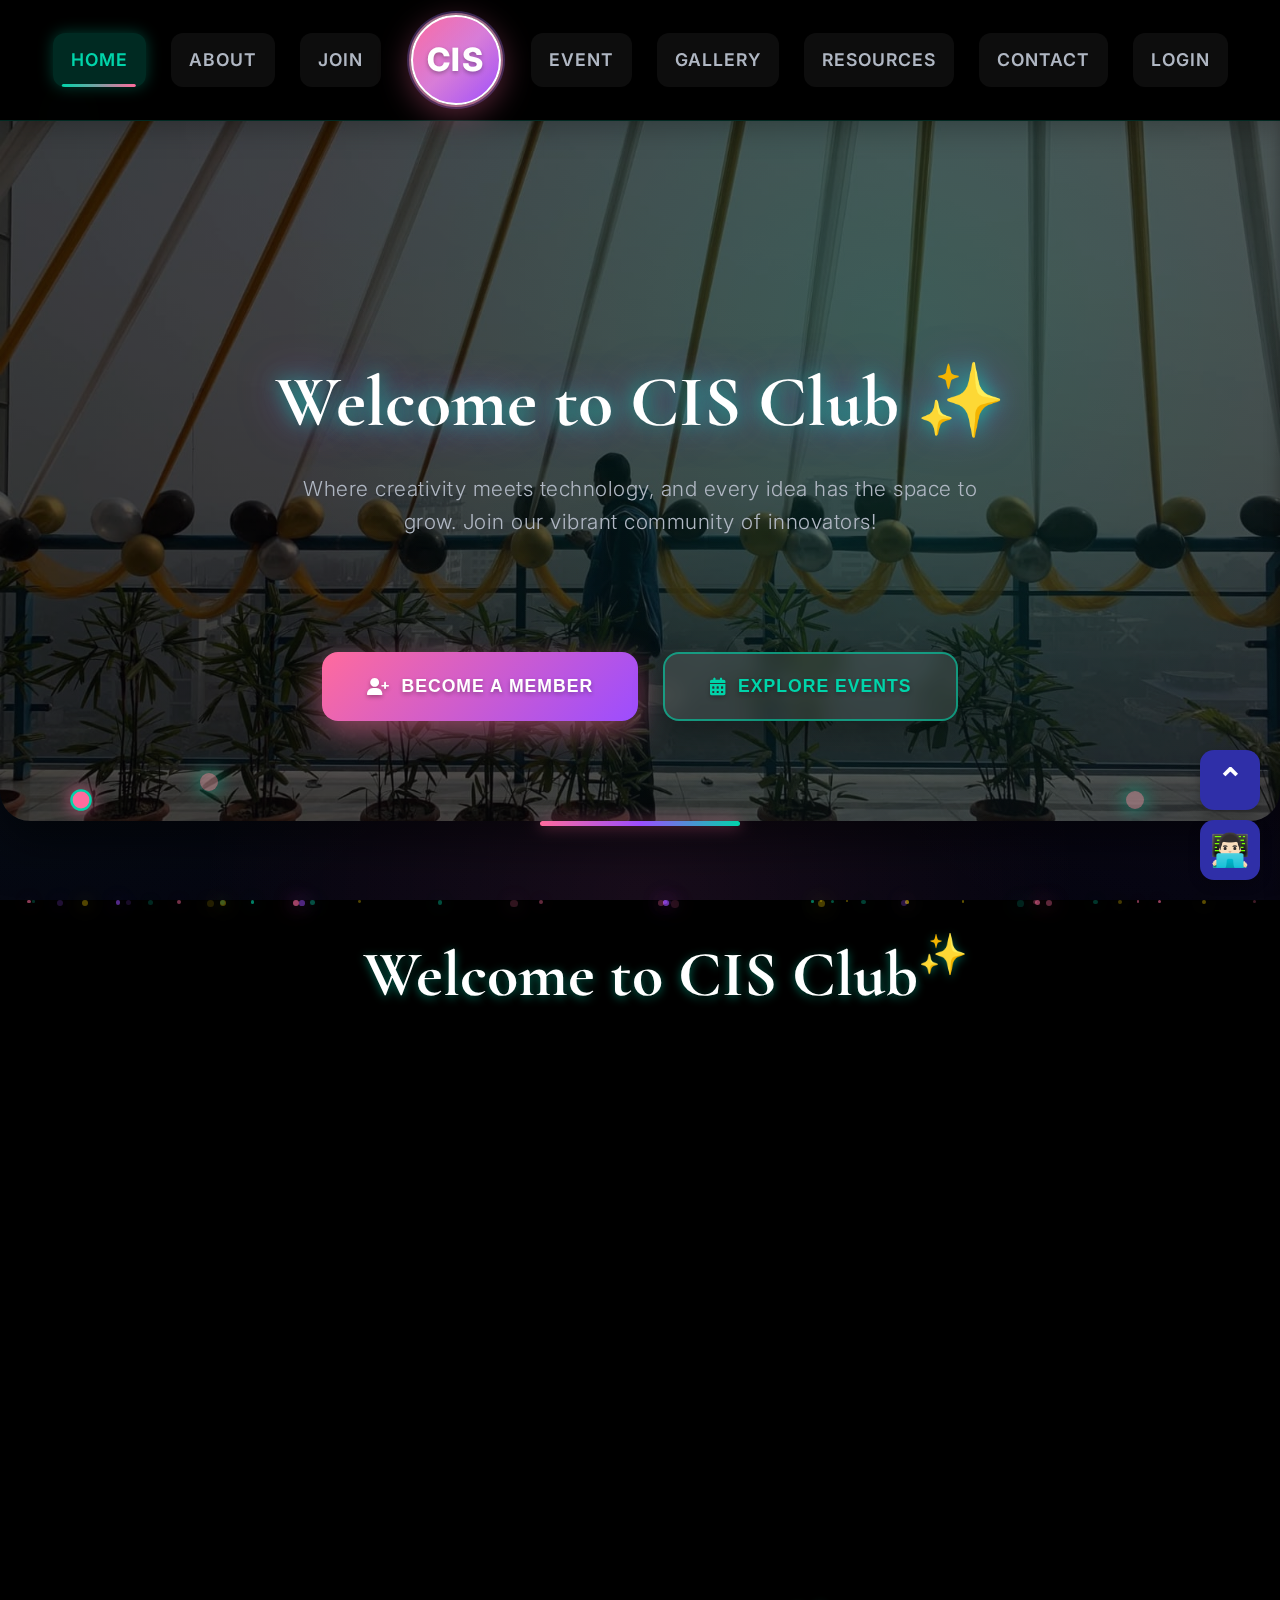
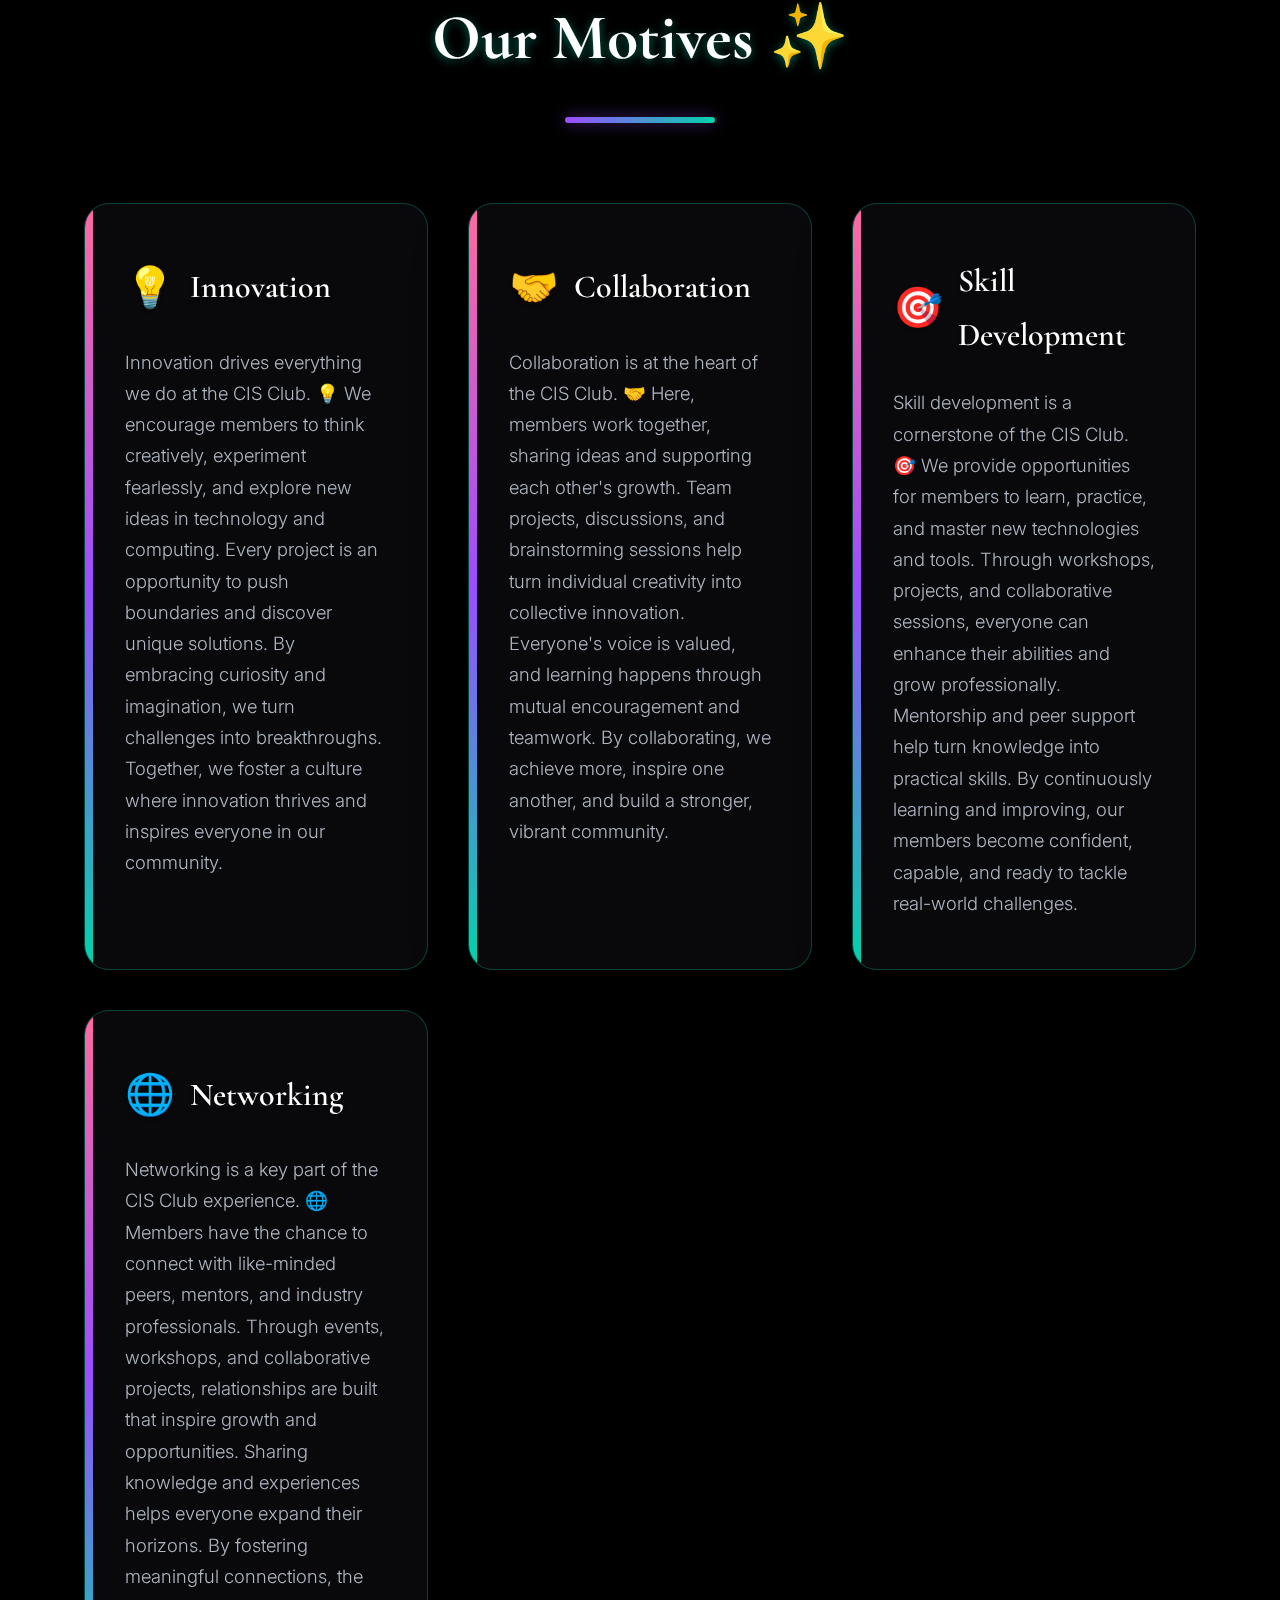
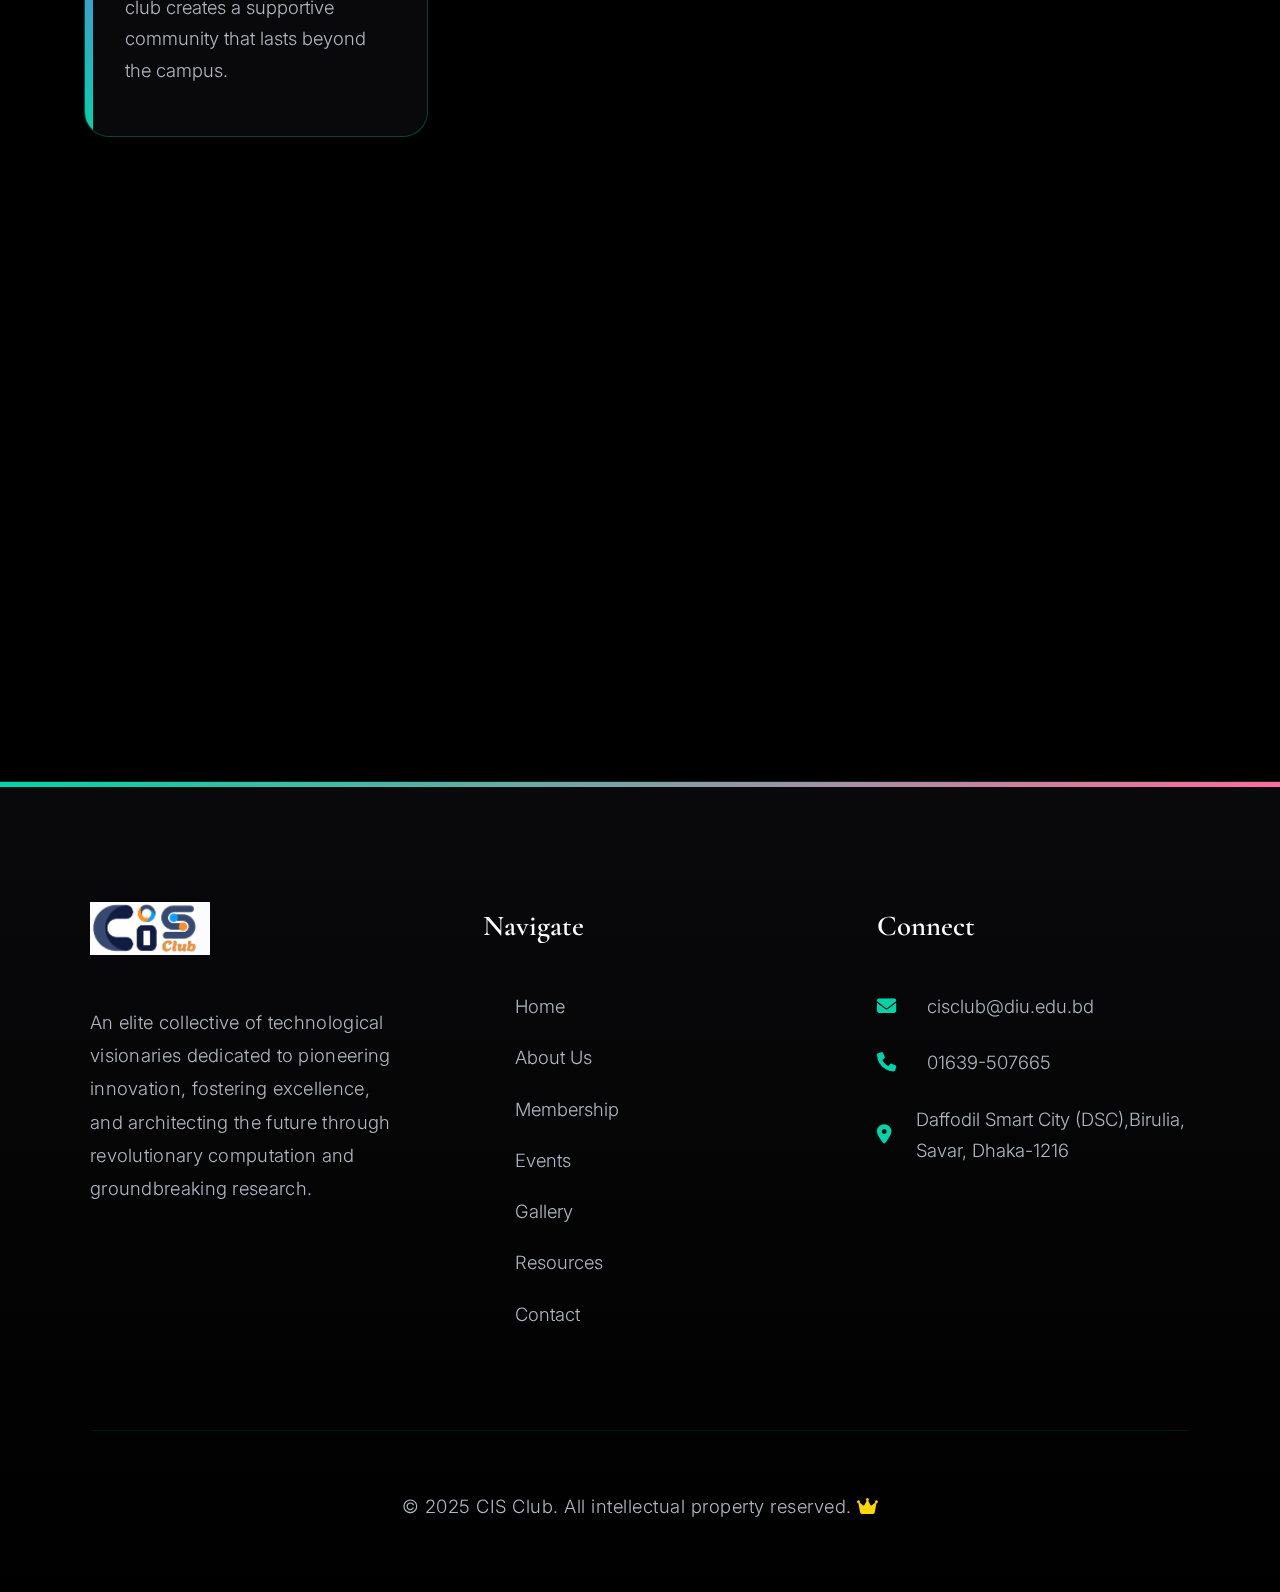
<file: index.html>
<!DOCTYPE html>
<html lang="en">
<head>
    <meta charset="UTF-8">
    <meta name="viewport" content="width=device-width, initial-scale=1.0">
    <title>CIS Club — Home ✨</title>
    <link rel="stylesheet" href="https://cdnjs.cloudflare.com/ajax/libs/font-awesome/6.4.0/css/all.min.css">
    <link href="https://fonts.googleapis.com/css2?family=Inter:wght@300;400;500;600;700;800;900&family=Cormorant+Garamond:wght@400;500;600;700&display=swap" rel="stylesheet">
    <style>
        /* ---------- GLOBAL STYLES ---------- */
        :root {
            --primary: #00D4AA;
            --primary-dark: #00B894;
            --secondary: #9C4DFF;
            --accent: #FF6B9D;
            --gold: #FFD700;
            --platinum: #E5E4E2;
            --text: #FFFFFF;
            --text-secondary: #B0B7C3;
            --dark-bg: #000000;
            --card-bg: rgba(10, 10, 12, 0.9);
            --border: rgba(0, 212, 170, 0.2);
            --glow: rgba(0, 212, 170, 0.3);
        }

        * {
            box-sizing: border-box;
            margin: 0;
            padding: 0;
        }

        body {
            font-family: 'Inter', -apple-system, BlinkMacSystemFont, sans-serif;
            background-color: var(--dark-bg);
            color: var(--text);
            line-height: 1.7;
            min-height: 100vh;
            overflow-x: hidden;
            position: relative;
        }

        /* Aurora Background Animation */
        .aurora-bg {
            position: fixed;
            top: 0;
            left: 0;
            width: 100%;
            height: 100%;
            z-index: -2;
            background: 
                radial-gradient(circle at 0% 50%, 
                    rgba(0, 212, 170, 0.08) 0%, 
                    transparent 40%),
                radial-gradient(circle at 100% 50%, 
                    rgba(156, 77, 255, 0.08) 0%, 
                    transparent 40%),
                radial-gradient(circle at 50% 100%, 
                    rgba(255, 107, 157, 0.08) 0%, 
                    transparent 40%),
                linear-gradient(180deg, #000000 0%, #050510 100%);
            animation: aurora-move 20s infinite alternate ease-in-out;
        }

        @keyframes aurora-move {
            0% {
                background-position: 0% 0%, 100% 50%, 50% 100%, 0% 0%;
                filter: hue-rotate(0deg);
            }
            33% {
                background-position: 100% 0%, 0% 50%, 50% 100%, 0% 0%;
            }
            66% {
                background-position: 0% 100%, 100% 50%, 0% 0%, 0% 0%;
            }
            100% {
                background-position: 100% 100%, 0% 50%, 100% 0%, 0% 0%;
                filter: hue-rotate(20deg);
            }
        }

        /* Animated Grid Overlay */
        .grid-overlay {
            position: fixed;
            top: 0;
            left: 0;
            width: 100%;
            height: 100%;
            background-image: 
                linear-gradient(to right, rgba(255, 255, 255, 0.02) 1px, transparent 1px),
                linear-gradient(to bottom, rgba(255, 255, 255, 0.02) 1px, transparent 1px);
            background-size: 50px 50px;
            z-index: -1;
            opacity: 0.3;
            animation: grid-move 40s linear infinite;
        }

        @keyframes grid-move {
            0% { transform: translate(0, 0); }
            100% { transform: translate(50px, 50px); }
        }

        /* Floating Particles */
        .particle-container {
            position: fixed;
            width: 100%;
            height: 100%;
            z-index: -1;
            pointer-events: none;
        }

        .particle {
            position: absolute;
            border-radius: 50%;
            pointer-events: none;
            animation: particle-float 20s infinite linear;
        }

        @keyframes particle-float {
            0% {
                transform: translateY(0) rotate(0deg);
                opacity: 0;
            }
            10% {
                opacity: 1;
            }
            90% {
                opacity: 1;
            }
            100% {
                transform: translateY(-100vh) rotate(360deg);
                opacity: 0;
            }
        }

        /* Decorative floating dots */
        .decorative-dots {
            position: fixed;
            width: 100%;
            height: 100%;
            pointer-events: none;
            z-index: -1;
        }

        .dot {
            position: absolute;
            width: 12px;
            height: 12px;
            background: rgba(0, 212, 170, 0.6);
            border-radius: 50%;
            box-shadow: 0 0 20px rgba(0, 212, 170, 0.8);
            animation: float 8s infinite ease-in-out;
        }

        .dot:nth-child(1) { top: 10%; left: 5%; animation-delay: 0s; }
        .dot:nth-child(2) { top: 25%; right: 10%; animation-delay: 1s; }
        .dot:nth-child(3) { bottom: 35%; left: 15%; animation-delay: 2s; }
        .dot:nth-child(4) { bottom: 20%; right: 8%; animation-delay: 3s; }
        .dot:nth-child(5) { top: 45%; left: 12%; animation-delay: 4s; }

        @keyframes float {
            0%, 100% { transform: translateY(0) rotate(0); }
            50% { transform: translateY(-25px) rotate(180deg); }
        }

        /* Pulse animation */
        @keyframes pulse {
            0% { opacity: 0.3; }
            100% { opacity: 0.7; }
        }

        /* Badge pulse animation */
        @keyframes badge-pulse {
            0%, 100% { 
                box-shadow: 0 0 20px rgba(0, 212, 170, 0.2), 
                           0 0 40px rgba(156, 77, 255, 0.1);
            }
            50% { 
                box-shadow: 0 0 40px rgba(0, 212, 170, 0.3), 
                           0 0 80px rgba(156, 77, 255, 0.2);
            }
        }

        /* Sparkle animation */
        @keyframes sparkle {
            0%, 100% { opacity: 1; }
            50% { opacity: 0.5; }
        }

        /* Rotate animation */
        @keyframes rotate {
            0% { transform: rotate(0deg); }
            100% { transform: rotate(360deg); }
        }

        /* Shine animation */
        @keyframes shine {
            0% { transform: translateX(-100%) rotate(45deg); }
            100% { transform: translateX(100%) rotate(45deg); }
        }

        /* Gradient shift animation */
        @keyframes gradient-shift {
            0%, 100% { background-position: 0% 50%; }
            50% { background-position: 100% 50%; }
        }

        /* Floating element animation */
        @keyframes luxury-float-element {
            0%, 100% { transform: translateY(0) rotate(0deg); }
            33% { transform: translateY(-30px) rotate(1deg); }
            66% { transform: translateY(15px) rotate(-1deg); }
        }

        /* Background move animation */
        @keyframes luxury-bg-move {
            0% { transform: translate(0, 0); }
            100% { transform: translate(-50%, -50%); }
        }

        a {
            text-decoration: none;
            color: inherit;
            transition: all 0.3s cubic-bezier(0.4, 0, 0.2, 1);
        }

        .container {
            max-width: 1400px;
            margin: 0 auto;
            padding: 0 40px;
            position: relative;
            z-index: 1;
        }

        section {
            position: relative;
            z-index: 1;
            padding: 120px 0;
        }

        /* Luxury Typography */
        .luxury-title {
            font-family: 'Cormorant Garamond', serif;
            font-weight: 600;
            letter-spacing: 1px;
        }

        .gradient-text {
            background: linear-gradient(135deg, var(--primary), var(--secondary), var(--accent));
            -webkit-background-clip: text;
            -webkit-text-fill-color: transparent;
            background-clip: text;
            background-size: 200% 200%;
            animation: gradient-shift 5s ease infinite;
        }

        /* ---------- NAVBAR ---------- */
        .navbar {
            position: sticky;
            top: 0;
            left: 0;
            width: 100%;
            display: flex;
            justify-content: center;
            align-items: center;
            background: rgba(0, 0, 0, 0.9);
            backdrop-filter: blur(30px);
            padding: 15px 30px;
            z-index: 1000;
            border-bottom: 1px solid rgba(0, 212, 170, 0.2);
            box-shadow: 0 4px 30px rgba(0, 0, 0, 0.3);
            transition: all 0.4s cubic-bezier(0.4, 0, 0.2, 1);
        }

        .navbar.scrolled {
            background: rgba(0, 0, 0, 0.95);
            box-shadow: 0 5px 30px rgba(0, 212, 170, 0.1);
        }

        .nav-left, .nav-right {
            display: flex;
            align-items: center;
            gap: 25px;
        }

        .logo {
            display: flex;
            align-items: center;
            justify-content: center;
            margin: 0 30px;
        }

        .logo-circle {
            width: 90px;
            height: 90px;
            border-radius: 50%;
            background: linear-gradient(135deg, var(--accent), var(--secondary));
            display: flex;
            align-items: center;
            justify-content: center;
            box-shadow: 
                0 8px 32px rgba(255, 107, 157, 0.4),
                0 0 0 2px rgba(255, 182, 193, 0.5),
                0 0 0 4px rgba(123, 104, 238, 0.3);
            border: 2px solid #ffffff;
            transition: all 0.4s cubic-bezier(0.175, 0.885, 0.32, 1.275);
            position: relative;
            overflow: hidden;
        }

        .logo-circle::before {
            content: '';
            position: absolute;
            width: 150%;
            height: 150%;
            background: linear-gradient(90deg, transparent, rgba(255,255,255,0.2), transparent);
            transform: rotate(45deg);
            animation: shine 3s infinite linear;
        }

        .logo-circle:hover {
            transform: scale(1.15) rotate(10deg);
            box-shadow: 
                0 12px 40px rgba(255, 107, 157, 0.6),
                0 0 0 3px rgba(255, 182, 193, 0.7),
                0 0 0 6px rgba(123, 104, 238, 0.4);
        }

        .logo-circle span {
            color: #ffffff;
            font-weight: 800;
            font-size: 32px;
            letter-spacing: 1.5px;
            text-align: center;
            text-shadow: 0 2px 4px rgba(0,0,0,0.3);
            z-index: 2;
        }

        /* Navbar links */
        .nav-left a, .nav-right a {
            color: var(--text-secondary);
            font-weight: 600;
            padding: 12px 18px;
            border-radius: 12px;
            transition: all 0.3s ease;
            position: relative;
            overflow: hidden;
            background: rgba(255, 255, 255, 0.05);
            font-size: 1.1rem;
            text-transform: uppercase;
            letter-spacing: 1px;
        }

        .nav-left a::before, .nav-right a::before {
            content: '';
            position: absolute;
            bottom: 0;
            left: 50%;
            transform: translateX(-50%);
            width: 0;
            height: 3px;
            background: linear-gradient(90deg, var(--primary), var(--accent));
            border-radius: 3px;
            transition: width 0.3s ease;
        }

        .nav-left a:hover, .nav-right a:hover {
            color: var(--primary);
            background: rgba(255, 255, 255, 0.1);
            transform: translateY(-3px);
        }

        .nav-left a:hover::before, .nav-right a:hover::before {
            width: 80%;
        }

        /* Active link */
        .nav-left a[href*="index.html"] {
            color: var(--primary);
            background: rgba(0, 212, 170, 0.2);
            box-shadow: 0 0 15px rgba(0, 212, 170, 0.3);
        }

        .nav-left a[href*="index.html"]::before {
            width: 80%;
        }

        /* Mobile Menu Toggle */
        .menu-toggle {
            display: none;
            width: 40px;
            height: 40px;
            position: relative;
            cursor: pointer;
            z-index: 1001;
        }

        .menu-toggle span {
            display: block;
            position: absolute;
            height: 3px;
            width: 100%;
            background: var(--primary);
            border-radius: 3px;
            opacity: 1;
            left: 0;
            transform: rotate(0deg);
            transition: .25s ease-in-out;
        }

        .menu-toggle span:nth-child(1) { top: 8px; }
        .menu-toggle span:nth-child(2) { top: 18px; }
        .menu-toggle span:nth-child(3) { top: 28px; }

        .menu-toggle.active span:nth-child(1) {
            top: 18px;
            transform: rotate(135deg);
        }

        .menu-toggle.active span:nth-child(2) {
            opacity: 0;
            left: -60px;
        }

        .menu-toggle.active span:nth-child(3) {
            top: 18px;
            transform: rotate(-135deg);
        }

        /* ---------- HERO SLIDER ---------- */
        .hero-slider {
            position: relative;
            width: 100%;
            height: 90vh;
            max-height: 700px;
            overflow: hidden;
            border-radius: 0 0 30px 30px;
            box-shadow: 0 20px 50px rgba(0, 0, 0, 0.5);
            margin-top: 0;
        }

        .hero-slider::before {
            content: '';
            position: absolute;
            top: 0;
            left: 0;
            width: 100%;
            height: 100%;
            background: radial-gradient(circle at 70% 30%, rgba(0, 212, 170, 0.15) 0%, transparent 60%);
            z-index: 1;
            animation: pulse 8s infinite alternate;
        }

        .hero-slider .slide {
            position: absolute;
            top: 0;
            left: 0;
            width: 100%;
            height: 100%;
            opacity: 0;
            background-size: cover;
            background-position: center;
            background-repeat: no-repeat;
            transition: opacity 1.5s ease-in-out;
            transform: scale(1.05);
            filter: brightness(0.7);
        }

        .hero-slider .slide::before {
            content: '';
            position: absolute;
            top: 0;
            left: 0;
            width: 100%;
            height: 100%;
            background: linear-gradient(135deg, rgba(0, 0, 0, 0.6), rgba(10, 10, 20, 0.6));
            z-index: 1;
        }

        .hero-slider .slide.active {
            opacity: 1;
            transform: scale(1);
            filter: brightness(0.8);
        }

        /* Slider Dots */
        .hero-slider .dots {
            position: absolute;
            bottom: 30px;
            width: 100%;
            text-align: center;
            z-index: 10;
        }

        .hero-slider .dot {
            display: inline-block;
            width: 18px;
            height: 18px;
            margin: 0 8px;
            background-color: rgba(255, 182, 193, 0.4);
            border-radius: 50%;
            cursor: pointer;
            transition: all 0.3s ease;
            border: 2px solid transparent;
        }

        .hero-slider .dot.active {
            background-color: var(--accent);
            transform: scale(1.2);
            box-shadow: 0 0 15px rgba(255, 107, 157, 0.8);
            border-color: var(--primary);
        }

        .hero-slider .dot:hover {
            background-color: var(--secondary);
            transform: scale(1.3);
            box-shadow: 0 0 20px rgba(156, 77, 255, 0.8);
        }

        /* Hero CTA Buttons */
        .hero-cta {
            position: absolute;
            bottom: 100px;
            left: 50%;
            transform: translateX(-50%);
            width: 100%;
            text-align: center;
            z-index: 10;
            display: flex;
            justify-content: center;
            gap: 25px;
            flex-wrap: wrap;
        }

        .hero-cta .btn-primary,
        .hero-cta .btn-outline {
            padding: 22px 45px;
            border-radius: 16px;
            font-weight: 600;
            cursor: pointer;
            font-size: 1.1rem;
            border: none;
            transition: all 0.4s cubic-bezier(0.175, 0.885, 0.32, 1.275);
            position: relative;
            overflow: hidden;
            min-width: 200px;
            display: inline-flex;
            align-items: center;
            justify-content: center;
            gap: 12px;
            text-shadow: 0 2px 4px rgba(0,0,0,0.3);
            text-transform: uppercase;
            letter-spacing: 1px;
        }

        .hero-cta .btn-primary::before,
        .hero-cta .btn-outline::before {
            content: '';
            position: absolute;
            top: 0;
            left: -100%;
            width: 100%;
            height: 100%;
            background: linear-gradient(90deg, transparent, rgba(255,255,255,0.2), transparent);
            transition: left 0.7s;
        }

        .hero-cta .btn-primary:hover::before,
        .hero-cta .btn-outline:hover::before {
            left: 100%;
        }

        .hero-cta .btn-primary {
            background: linear-gradient(135deg, var(--accent), var(--secondary));
            color: #ffffff;
            box-shadow: 0 10px 30px rgba(255, 107, 157, 0.5);
        }

        .hero-cta .btn-primary:hover {
            background: linear-gradient(135deg, var(--secondary), var(--primary));
            transform: translateY(-8px) scale(1.05);
            box-shadow: 0 15px 40px rgba(156, 77, 255, 0.7);
        }

        .hero-cta .btn-outline {
            background: rgba(255, 255, 255, 0.1);
            border: 2px solid rgba(0, 212, 170, 0.6);
            color: var(--primary);
            backdrop-filter: blur(10px);
            box-shadow: 0 10px 30px rgba(0, 0, 0, 0.3);
        }

        .hero-cta .btn-outline:hover {
            background: rgba(255, 255, 255, 0.2);
            transform: translateY(-8px) scale(1.05);
            border-color: var(--accent);
            box-shadow: 0 15px 40px rgba(255, 107, 157, 0.4);
        }

        /* Hero text overlay */
        .hero-text {
            position: absolute;
            top: 50%;
            left: 50%;
            transform: translate(-50%, -50%);
            text-align: center;
            z-index: 10;
            width: 90%;
            max-width: 900px;
        }

        .hero-text h1 {
            font-family: 'Cormorant Garamond', serif;
            font-size: 5.5rem;
            color: #ffffff;
            margin-bottom: 30px;
            text-shadow: 
                0 0 20px rgba(0, 212, 170, 0.8),
                0 0 40px rgba(156, 77, 255, 0.6);
            font-weight: 700;
            line-height: 1.1;
        }

        .hero-text p {
            font-size: 1.3rem;
            color: var(--text-secondary);
            max-width: 700px;
            margin: 0 auto 40px;
            line-height: 1.6;
            font-weight: 300;
            letter-spacing: 0.5px;
        }

        /* ---------- WELCOME SECTION ---------- */
        .welcome {
            text-align: center;
            padding: 100px 0 60px;
            position: relative;
        }

        .welcome::before {
            content: '';
            position: absolute;
            top: 0;
            left: 50%;
            transform: translateX(-50%);
            width: 200px;
            height: 5px;
            background: linear-gradient(90deg, var(--accent), var(--secondary), var(--primary));
            border-radius: 3px;
            box-shadow: 0 0 15px rgba(255, 107, 157, 0.6);
        }

        .welcome h2 {
            font-family: 'Cormorant Garamond', serif;
            font-size: 4rem;
            color: var(--text);
            margin-bottom: 40px;
            font-weight: 700;
            text-shadow: 0 2px 10px rgba(0, 212, 170, 0.5);
            position: relative;
            display: inline-block;
        }

        .welcome h2::after {
            content: '✨';
            position: absolute;
            right: -50px;
            top: 0;
            font-size: 2.5rem;
            animation: sparkle 2s infinite;
        }

        .welcome-content {
            background: var(--card-bg);
            border-radius: 30px;
            padding: 60px;
            border: 1px solid rgba(0, 212, 170, 0.2);
            backdrop-filter: blur(30px);
            box-shadow: 0 40px 100px rgba(0, 0, 0, 0.3);
            position: relative;
            max-width: 1200px;
            margin: 0 auto;
        }

        .welcome-content:hover {
            border-color: var(--secondary);
            transform: translateY(-10px);
            box-shadow: 0 60px 150px rgba(0, 0, 0, 0.4);
        }

        .welcome-content::before {
            content: '';
            position: absolute;
            top: 0;
            left: 0;
            width: 6px;
            height: 100%;
            background: linear-gradient(to bottom, var(--primary), var(--accent));
        }

        .welcome-content p {
            font-size: 1.25rem;
            color: var(--text-secondary);
            line-height: 1.8;
            font-weight: 300;
            position: relative;
            z-index: 1;
        }

        .welcome-content strong {
            color: var(--primary);
            font-weight: 600;
        }

        /* ---------- MOTIVES SECTION ---------- */
        .motives-title {
            text-align: center;
            font-family: 'Cormorant Garamond', serif;
            font-size: 4rem;
            font-weight: 700;
            color: var(--text);
            margin: 80px 0 60px;
            text-shadow: 0 2px 10px rgba(0, 212, 170, 0.5);
            position: relative;
            padding-bottom: 30px;
        }

        .motives-title::after {
            content: '✨';
            margin-left: 15px;
            animation: sparkle 2s infinite;
        }

        .motives-title::before {
            content: '';
            position: absolute;
            bottom: 0;
            left: 50%;
            transform: translateX(-50%);
            width: 150px;
            height: 6px;
            background: linear-gradient(90deg, var(--secondary), var(--primary));
            border-radius: 3px;
            box-shadow: 0 0 15px rgba(156, 77, 255, 0.5);
        }

        .motives {
            width: 90%;
            max-width: 1400px;
            margin: 0 auto 100px;
            display: grid;
            grid-template-columns: repeat(auto-fit, minmax(300px, 1fr));
            gap: 40px;
            padding: 20px;
        }

        .motive-card {
            background: var(--card-bg);
            border-radius: 25px;
            padding: 50px 40px;
            box-shadow: 0 20px 60px rgba(0, 0, 0, 0.2);
            transition: all 0.5s cubic-bezier(0.175, 0.885, 0.32, 1.275);
            border: 1px solid rgba(0, 212, 170, 0.3);
            backdrop-filter: blur(30px);
            position: relative;
            overflow: hidden;
            display: flex;
            flex-direction: column;
            height: 100%;
        }

        .motive-card::before {
            content: '';
            position: absolute;
            top: 0;
            left: 0;
            width: 8px;
            height: 100%;
            background: linear-gradient(to bottom, var(--accent), var(--secondary), var(--primary));
            transition: width 0.4s ease;
        }

        .motive-card::after {
            content: '';
            position: absolute;
            top: -50%;
            left: -50%;
            width: 200%;
            height: 200%;
            background: radial-gradient(circle, rgba(255, 255, 255, 0.1) 0%, transparent 70%);
            transform: rotate(30deg);
            transition: all 0.5s ease;
            opacity: 0;
        }

        .motive-card:hover {
            transform: translateY(-20px) scale(1.03);
            box-shadow: 
                0 30px 80px rgba(0, 0, 0, 0.4),
                0 0 30px rgba(0, 212, 170, 0.2);
            border-color: var(--accent);
        }

        .motive-card:hover::before {
            width: 12px;
        }

        .motive-card:hover::after {
            opacity: 1;
        }

        .motive-card h3 {
            color: var(--text);
            margin-bottom: 25px;
            font-size: 2rem;
            font-weight: 600;
            text-shadow: 0 2px 4px rgba(0,0,0,0.3);
            position: relative;
            z-index: 2;
            display: flex;
            align-items: center;
            gap: 15px;
            font-family: 'Cormorant Garamond', serif;
        }

        .motive-card h3::before {
            font-size: 2.5rem;
        }

        .motive-card:nth-child(1) h3::before { content: '💡'; }
        .motive-card:nth-child(2) h3::before { content: '🤝'; }
        .motive-card:nth-child(3) h3::before { content: '🎯'; }
        .motive-card:nth-child(4) h3::before { content: '🌐'; }

        .motive-card p {
            color: var(--text-secondary);
            font-size: 1.15rem;
            line-height: 1.7;
            flex-grow: 1;
            position: relative;
            z-index: 2;
            font-weight: 300;
        }

        /* ---------- FEATURED EVENT ---------- */
        .featured-event {
            width: 90%;
            max-width: 1200px;
            margin: 100px auto;
            background: var(--card-bg);
            padding: 60px;
            border-radius: 30px;
            box-shadow: 
                0 30px 80px rgba(0, 0, 0, 0.3),
                inset 0 1px 0 rgba(255, 255, 255, 0.1);
            border: 1px solid rgba(0, 212, 170, 0.3);
            backdrop-filter: blur(30px);
            position: relative;
            overflow: hidden;
        }

        .featured-event::before {
            content: '';
            position: absolute;
            top: 0;
            left: 0;
            width: 100%;
            height: 8px;
            background: linear-gradient(90deg, var(--accent), var(--secondary), var(--primary));
        }

        .featured-event h2 {
            color: var(--text);
            font-family: 'Cormorant Garamond', serif;
            font-size: 3.5rem;
            margin-bottom: 30px;
            font-weight: 700;
            text-shadow: 0 2px 10px rgba(0, 212, 170, 0.5);
        }

        .featured-event p {
            color: var(--text-secondary);
            font-size: 1.25rem;
            margin-bottom: 40px;
            line-height: 1.7;
            max-width: 900px;
            font-weight: 300;
        }

        .featured-event .event-buttons {
            display: flex;
            gap: 30px;
            flex-wrap: wrap;
        }

        .featured-event .join-btn,
        .featured-event .go-btn {
            flex: 1;
            min-width: 200px;
            padding: 22px 40px;
            border-radius: 16px;
            border: none;
            font-weight: 600;
            cursor: pointer;
            transition: all 0.4s cubic-bezier(0.175, 0.885, 0.32, 1.275);
            font-size: 1.1rem;
            display: flex;
            align-items: center;
            justify-content: center;
            gap: 15px;
            position: relative;
            overflow: hidden;
            text-transform: uppercase;
            letter-spacing: 1px;
        }

        .featured-event .join-btn::before,
        .featured-event .go-btn::before {
            content: '';
            position: absolute;
            top: 0;
            left: -100%;
            width: 100%;
            height: 100%;
            background: linear-gradient(90deg, transparent, rgba(255,255,255,0.2), transparent);
            transition: left 0.7s;
        }

        .featured-event .join-btn:hover::before,
        .featured-event .go-btn:hover::before {
            left: 100%;
        }

        .featured-event .join-btn {
            background: linear-gradient(135deg, var(--accent), var(--secondary));
            color: #ffffff;
            box-shadow: 0 15px 40px rgba(255, 107, 157, 0.4);
        }

        .featured-event .join-btn:hover {
            background: linear-gradient(135deg, var(--secondary), var(--primary));
            transform: translateY(-5px) scale(1.05);
            box-shadow: 0 20px 50px rgba(156, 77, 255, 0.6);
        }

        .featured-event .go-btn {
            background: rgba(255, 255, 255, 0.1);
            border: 2px solid rgba(0, 212, 170, 0.6);
            color: var(--primary);
            box-shadow: 0 15px 40px rgba(0, 0, 0, 0.2);
        }

        .featured-event .go-btn:hover {
            background: rgba(255, 255, 255, 0.2);
            transform: translateY(-5px) scale(1.05);
            border-color: var(--accent);
            box-shadow: 0 20px 50px rgba(255, 107, 157, 0.3);
        }

        /* ---------- FOOTER ---------- */
        footer {
            background: linear-gradient(to top, rgba(0, 0, 0, 0.98), rgba(10, 10, 12, 0.95));
            padding: 120px 0 70px;
            border-top: 1px solid rgba(0, 212, 170, 0.2);
            position: relative;
            overflow: hidden;
        }

        footer::before {
            content: '';
            position: absolute;
            top: 0;
            left: 0;
            width: 100%;
            height: 5px;
            background: linear-gradient(90deg, var(--primary), var(--accent));
        }

        .footer-content {
            display: grid;
            grid-template-columns: repeat(auto-fit, minmax(280px, 1fr));
            gap: 80px;
            margin-bottom: 80px;
        }

        .footer-logo {
            font-family: 'Cormorant Garamond', serif;
            font-size: 2.5rem;
            font-weight: 700;
            background: linear-gradient(135deg, var(--primary), var(--platinum));
            -webkit-background-clip: text;
            -webkit-text-fill-color: transparent;
            background-clip: text;
            margin-bottom: 30px;
            display: flex;
            align-items: center;
            gap: 15px;
        }

        .footer-description {
            color: var(--text-secondary);
            line-height: 1.8;
            font-size: 1.15rem;
            font-weight: 300;
            letter-spacing: 0.3px;
        }

        .footer-links h4, .footer-contact h4 {
            font-family: 'Cormorant Garamond', serif;
            font-size: 1.8rem;
            font-weight: 600;
            margin-bottom: 40px;
            color: var(--text);
        }

        .footer-links ul {
            list-style: none;
        }

        .footer-links li {
            margin-bottom: 20px;
        }

        .footer-links a {
            color: var(--text-secondary);
            font-weight: 300;
            font-size: 1.15rem;
            transition: all 0.3s ease;
            display: flex;
            align-items: center;
            gap: 15px;
        }

        .footer-links a:hover {
            color: var(--primary);
            padding-left: 15px;
        }

        .footer-links a::before {
            content: '→';
            color: var(--primary);
            opacity: 0;
            transition: all 0.3s ease;
        }

        .footer-links a:hover::before {
            opacity: 1;
        }

        .footer-contact p {
            color: var(--text-secondary);
            margin-bottom: 25px;
            display: flex;
            align-items: center;
            gap: 20px;
            font-weight: 300;
            font-size: 1.15rem;
        }

        .footer-contact i {
            color: var(--primary);
            font-size: 1.2rem;
            width: 30px;
        }

        .footer-bottom {
            text-align: center;
            padding-top: 60px;
            border-top: 1px solid rgba(0, 212, 170, 0.1);
            color: var(--text-secondary);
            font-weight: 300;
            font-size: 1.15rem;
            letter-spacing: 0.5px;
        }

        /* ---------- LOGIN MODAL ---------- */
        .modal {
            position: fixed;
            z-index: 2000;
            left: 0;
            top: 0;
            width: 100%;
            height: 100%;
            overflow: auto;
            background-color: rgba(0, 0, 0, 0.9);
            display: flex;
            justify-content: center;
            align-items: center;
            backdrop-filter: blur(30px);
            display: none;
        }

        .modal-content {
            background: var(--card-bg);
            border: 1px solid rgba(0, 212, 170, 0.4);
            border-radius: 30px;
            padding: 60px 50px;
            width: 90%;
            max-width: 500px;
            text-align: center;
            backdrop-filter: blur(30px);
            box-shadow: 
                0 30px 80px rgba(0, 0, 0, 0.5),
                0 0 0 1px rgba(0, 212, 170, 0.2);
            color: #ffffff;
            position: relative;
            overflow: hidden;
        }

        .modal-content::before {
            content: '';
            position: absolute;
            top: 0;
            left: 0;
            width: 100%;
            height: 8px;
            background: linear-gradient(90deg, var(--accent), var(--secondary), var(--primary));
        }

        .modal-content h2 {
            color: var(--text);
            font-family: 'Cormorant Garamond', serif;
            font-size: 3rem;
            margin-bottom: 40px;
            text-shadow: 0 2px 10px rgba(0, 212, 170, 0.5);
            font-weight: 700;
        }

        .modal-content input {
            width: 100%;
            padding: 20px 25px;
            margin: 20px 0;
            border-radius: 15px;
            border: 1px solid rgba(0, 212, 170, 0.4);
            background: rgba(20, 15, 60, 0.8);
            color: #ffffff;
            font-weight: 500;
            font-size: 1.1rem;
            transition: all 0.3s ease;
            box-shadow: inset 0 2px 5px rgba(0, 0, 0, 0.2);
        }

        .modal-content input:focus {
            outline: none;
            border-color: var(--secondary);
            box-shadow: 
                0 0 0 3px rgba(156, 77, 255, 0.3),
                inset 0 2px 5px rgba(0, 0, 0, 0.2);
            background: rgba(25, 20, 70, 0.9);
        }

        .modal-content input::placeholder {
            color: rgba(255, 255, 255, 0.5);
        }

        .modal-content button {
            width: 100%;
            padding: 22px;
            margin-top: 30px;
            border: none;
            border-radius: 15px;
            background: linear-gradient(135deg, var(--accent), var(--secondary));
            color: #ffffff;
            font-weight: 600;
            font-size: 1.2rem;
            cursor: pointer;
            transition: all 0.4s cubic-bezier(0.175, 0.885, 0.32, 1.275);
            box-shadow: 0 15px 40px rgba(255, 107, 157, 0.4);
            position: relative;
            overflow: hidden;
            text-transform: uppercase;
            letter-spacing: 1px;
        }

        .modal-content button::before {
            content: '';
            position: absolute;
            top: 0;
            left: -100%;
            width: 100%;
            height: 100%;
            background: linear-gradient(90deg, transparent, rgba(255,255,255,0.2), transparent);
            transition: left 0.7s;
        }

        .modal-content button:hover {
            background: linear-gradient(135deg, var(--secondary), var(--primary));
            box-shadow: 0 20px 50px rgba(156, 77, 255, 0.6);
            transform: translateY(-3px);
        }

        .modal-content button:hover::before {
            left: 100%;
        }

        .modal .close {
            position: absolute;
            top: 25px;
            right: 30px;
            font-size: 32px;
            font-weight: bold;
            color: var(--primary);
            cursor: pointer;
            transition: all 0.3s ease;
            text-shadow: 0 2px 10px rgba(0, 212, 170, 0.5);
            width: 50px;
            height: 50px;
            display: flex;
            align-items: center;
            justify-content: center;
            border-radius: 50%;
            background: rgba(255, 255, 255, 0.1);
        }

        .modal .close:hover {
            color: var(--accent);
            transform: rotate(90deg) scale(1.1);
            background: rgba(255, 107, 157, 0.2);
        }

        /* ---------- RESPONSIVE DESIGN ---------- */
        @media (max-width: 1400px) {
            .container {
                max-width: 1200px;
                padding: 0 50px;
            }
            
            .hero-text h1 {
                font-size: 4.5rem;
            }
        }

        @media (max-width: 1200px) {
            .hero-text h1 {
                font-size: 4rem;
            }
            
            .welcome h2,
            .motives-title {
                font-size: 3.5rem;
            }
        }

        @media (max-width: 992px) {
            /* Navigation */
            .navbar {
                flex-wrap: wrap;
                justify-content: center;
                gap: 15px;
                padding: 12px 20px;
            }
            
            .nav-left, .nav-right {
                display: none;
            }
            
            .nav-left.active, .nav-right.active {
                display: flex;
                flex: 1 1 100%;
                justify-content: center;
                gap: 15px;
                margin-top: 15px;
            }
            
            .logo-circle {
                width: 70px;
                height: 70px;
            }
            
            .logo-circle span {
                font-size: 24px;
            }
            
            .menu-toggle {
                display: block;
                position: absolute;
                right: 20px;
                top: 20px;
            }
            
            /* Hero Section */
            .hero-slider {
                height: 70vh;
            }
            
            .hero-text h1 {
                font-size: 3.5rem;
            }
            
            .hero-text p {
                font-size: 1.2rem;
            }
            
            .hero-cta {
                flex-direction: column;
                align-items: center;
                gap: 15px;
            }
            
            .hero-cta .btn-primary,
            .hero-cta .btn-outline {
                width: 90%;
                max-width: 300px;
                padding: 20px 35px;
            }
            
            /* Welcome Section */
            .welcome h2 {
                font-size: 3rem;
            }
            
            .welcome-content {
                padding: 40px 30px;
            }
            
            .welcome-content p {
                font-size: 1.1rem;
            }
            
            /* Motives Section */
            .motives-title {
                font-size: 3rem;
                margin: 60px 0 40px;
            }
            
            .motives {
                grid-template-columns: repeat(auto-fit, minmax(280px, 1fr));
                gap: 30px;
            }
            
            .motive-card {
                padding: 40px 30px;
            }
            
            .motive-card h3 {
                font-size: 1.8rem;
            }
            
            /* Featured Event */
            .featured-event {
                padding: 40px 30px;
                margin: 60px auto;
            }
            
            .featured-event h2 {
                font-size: 2.8rem;
            }
            
            .featured-event p {
                font-size: 1.15rem;
            }
            
            .event-buttons {
                flex-direction: column;
                gap: 20px;
            }
            
            /* Footer */
            .footer-content {
                gap: 60px;
            }
        }

        @media (max-width: 768px) {
            .hero-slider {
                height: 60vh;
            }
            
            .hero-text h1 {
                font-size: 2.8rem;
            }
            
            .hero-text p {
                font-size: 1.1rem;
                margin-bottom: 30px;
            }
            
            .welcome h2 {
                font-size: 2.5rem;
            }
            
            .welcome-content {
                padding: 30px 25px;
            }
            
            .motives-title {
                font-size: 2.5rem;
            }
            
            .motive-card {
                padding: 35px 25px;
            }
            
            .motive-card h3 {
                font-size: 1.6rem;
            }
            
            .featured-event h2 {
                font-size: 2.3rem;
            }
            
            .featured-event p {
                font-size: 1.1rem;
            }
            
            .featured-event .join-btn,
            .featured-event .go-btn {
                padding: 20px 35px;
            }
            
            .modal-content {
                padding: 50px 30px;
            }
            
            .modal-content h2 {
                font-size: 2.5rem;
            }
            
            .footer-links h4, .footer-contact h4 {
                font-size: 1.6rem;
            }
        }

        @media (max-width: 576px) {
            .hero-slider {
                height: 55vh;
            }
            
            .hero-text h1 {
                font-size: 2.4rem;
            }
            
            .hero-text p {
                font-size: 1rem;
            }
            
            .hero-cta {
                bottom: 70px;
            }
            
            .hero-cta .btn-primary,
            .hero-cta .btn-outline {
                padding: 18px 30px;
                font-size: 1rem;
            }
            
            .welcome h2 {
                font-size: 2.2rem;
            }
            
            .welcome h2::after {
                right: -40px;
                font-size: 2rem;
            }
            
            .welcome-content p {
                font-size: 1rem;
            }
            
            .motives-title {
                font-size: 2.2rem;
            }
            
            .motives {
                grid-template-columns: 1fr;
                padding: 10px;
            }
            
            .motive-card {
                padding: 30px 20px;
            }
            
            .featured-event {
                padding: 30px 20px;
                margin: 40px auto;
            }
            
            .featured-event h2 {
                font-size: 2rem;
            }
            
            .navbar {
                padding: 10px 15px;
            }
            
            .logo-circle {
                width: 60px;
                height: 60px;
            }
            
            .logo-circle span {
                font-size: 20px;
            }
            
            .modal-content {
                padding: 40px 25px;
            }
            
            .modal-content h2 {
                font-size: 2.2rem;
            }
            
            .modal-content input {
                padding: 18px 20px;
                font-size: 1rem;
            }
            
            .modal-content button {
                padding: 20px;
                font-size: 1.1rem;
            }
            
            .footer-content {
                gap: 50px;
            }
            
            .footer-logo {
                font-size: 2.2rem;
            }
            
            .footer-description, .footer-links a, .footer-contact p {
                font-size: 1.1rem;
            }
        }

        @media (max-width: 400px) {
            .hero-text h1 {
                font-size: 2rem;
            }
            
            .welcome h2,
            .motives-title {
                font-size: 1.8rem;
            }
            
            .hero-cta .btn-primary,
            .hero-cta .btn-outline {
                width: 100%;
            }
        }

        /* Extra Small Devices */
        @media (max-height: 700px) {
            .hero-slider {
                height: 600px;
            }
        }
    </style>
</head>
<body>
    <!-- Aurora Background -->
    <div class="aurora-bg"></div>
    <div class="grid-overlay"></div>
    
    <!-- Particle Container -->
    <div class="particle-container" id="particleContainer"></div>
    
    <!-- Decorative dots -->
    <div class="decorative-dots">
        <div class="dot"></div>
        <div class="dot"></div>
        <div class="dot"></div>
        <div class="dot"></div>
        <div class="dot"></div>
    </div>
    
    <!-- ---------- NAVBAR ---------- -->
    <header>
        <nav class="navbar">
            <div class="menu-toggle" id="menuToggle">
                <span></span>
                <span></span>
                <span></span>
            </div>
            
            <div class="nav-left" id="navLeft">
                <a href="index.html">Home</a>
                <a href="about.html">About</a>
                <a href="join.html">Join</a>
            </div>
            
            <div class="logo">
                <div class="logo-circle">
                    <span>CIS</span>
                </div>
            </div>
            
            <div class="nav-right" id="navRight">
                <a href="events.html">Event</a>
                <a href="gallery.html">Gallery</a>
                <a href="resourse.html">Resources</a>
                <a href="contact.html">Contact</a>
                <a href="#" id="loginBtn">Login</a>
            </div>
        </nav>
    </header>
    
    <!-- ---------- HERO SLIDER ---------- -->
    <div class="hero-slider" id="hero">
        <div class="slide active" style="background-image: url('gallery/home1.jpg')"></div>
        <div class="slide" style="background-image: url('gallery/home2.jpg')"></div>
        <div class="slide" style="background-image: url('gallery/home3.jpg')"></div>
        
        <div class="hero-text">
            <h1>Welcome to CIS Club ✨</h1>
            <p>Where creativity meets technology, and every idea has the space to grow. Join our vibrant community of innovators!</p>
        </div>
        
        <div class="hero-cta">
            <button class="btn-primary" onclick="location.href='join.html'">
                <i class="fas fa-user-plus"></i> Become a Member
            </button>
            <button class="btn-outline" onclick="location.href='events.html'">
                <i class="fas fa-calendar-alt"></i> Explore Events
            </button>
        </div>
        
        <div class="dots">
            <span class="dot active" onclick="currentSlide(0)"></span>
            <span class="dot" onclick="currentSlide(1)"></span>
            <span class="dot" onclick="currentSlide(2)"></span>
        </div>
    </div>
    
    <!-- ---------- WELCOME SECTION ---------- -->
    <section class="welcome">
        <h2>Welcome to CIS Club</h2>
        <div class="welcome-content">
            <p>Welcome to the CIS Club! 🌟 We are thrilled to have you join our community of curious minds and passionate learners. Here, creativity meets technology, and every idea has a chance to grow. Together, we explore new innovations, tackle exciting challenges, and support each other in our learning journeys. Whether you are just starting out or are already an expert, there is a place for you here. Our club thrives on collaboration, inspiration, and the joy of discovery. Through projects, discussions, and events, we aim to foster growth, teamwork, and endless curiosity. You will find friendships, mentorship, and opportunities to shine. We believe that every member brings something unique and valuable to our community. So, get ready to learn, create, and make a meaningful impact — welcome to the CIS Club family!</p>
        </div>
    </section>
    
    <!-- ---------- MOTIVES SECTION ---------- -->
    <h1 class="motives-title">Our Motives</h1>
    
    <div class="motives">
        <div class="motive-card">
            <h3>Innovation</h3>
            <p>Innovation drives everything we do at the CIS Club. 💡 We encourage members to think creatively, experiment fearlessly, and explore new ideas in technology and computing. Every project is an opportunity to push boundaries and discover unique solutions. By embracing curiosity and imagination, we turn challenges into breakthroughs. Together, we foster a culture where innovation thrives and inspires everyone in our community.</p>
        </div>
        <div class="motive-card">
            <h3>Collaboration</h3>
            <p>Collaboration is at the heart of the CIS Club. 🤝 Here, members work together, sharing ideas and supporting each other's growth. Team projects, discussions, and brainstorming sessions help turn individual creativity into collective innovation. Everyone's voice is valued, and learning happens through mutual encouragement and teamwork. By collaborating, we achieve more, inspire one another, and build a stronger, vibrant community.</p>
        </div>
        <div class="motive-card">
            <h3>Skill Development</h3>
            <p>Skill development is a cornerstone of the CIS Club. 🎯 We provide opportunities for members to learn, practice, and master new technologies and tools. Through workshops, projects, and collaborative sessions, everyone can enhance their abilities and grow professionally. Mentorship and peer support help turn knowledge into practical skills. By continuously learning and improving, our members become confident, capable, and ready to tackle real-world challenges.</p>
        </div>
        <div class="motive-card">
            <h3>Networking</h3>
            <p>Networking is a key part of the CIS Club experience. 🌐 Members have the chance to connect with like-minded peers, mentors, and industry professionals. Through events, workshops, and collaborative projects, relationships are built that inspire growth and opportunities. Sharing knowledge and experiences helps everyone expand their horizons. By fostering meaningful connections, the club creates a supportive community that lasts beyond the campus.</p>
        </div>
    </div>
    
    <!-- ---------- FEATURED EVENT ---------- -->
    <div class="featured-event">
        <h2>🎉 Featured Event: AI Project Showcase 2025</h2>
        <p>Explore workshops, coding challenges, project showcases, and network with technology experts. Join the CIS Club and unlock your growth!</p>
        <div class="event-buttons">
            <button class="join-btn" onclick="location.href='join.html'">
                <i class="fas fa-user-plus"></i> Join Now
            </button>
            <button class="go-btn" onclick="location.href='events.html'">
                <i class="fas fa-arrow-right"></i> Go to Event
            </button>
        </div>
    </div>
    
    <!-- ---------- FOOTER ---------- -->
    <footer>
        <div class="container">
            <div class="footer-content">
                <div class="footer-about">
                    <div class="footer-logo">
                        <a href="#">
                            <img src="gallery/logo.png" alt="">
                        </a>
                    </div>
                    <p class="footer-description">
                        An elite collective of technological visionaries dedicated to pioneering innovation, 
                        fostering excellence, and architecting the future through revolutionary computation 
                        and groundbreaking research.
                    </p>
                </div>
                
                <div class="footer-links">
                    <h4>Navigate</h4>
                    <ul>
                        <li><a href="index.html">Home</a></li>
                        <li><a href="about.html">About Us</a></li>
                        <li><a href="join.html">Membership</a></li>
                        <li><a href="events.html">Events</a></li>
                        <li><a href="gallery.html">Gallery</a></li>
                        <li><a href="resourse.html">Resources</a></li>
                        <li><a href="contact.html">Contact</a></li>
                    </ul>
                </div>
                
                <div class="footer-contact">
                    <h4>Connect</h4>
                    <p><i class="fas fa-envelope"></i>cisclub@diu.edu.bd</p>
                    <p><i class="fas fa-phone"></i> 01639-507665</p>
                    <p><i class="fas fa-map-marker-alt"></i>Daffodil Smart City (DSC),Birulia, Savar, Dhaka-1216</p>
                </div>
            </div>
            
            <div class="footer-bottom">
                <p>&copy; 2025 CIS Club. All intellectual property reserved. <i class="fas fa-crown" style="color: var(--gold);"></i></p>
            </div>
        </div>
    </footer>
    
    <!-- ---------- LOGIN MODAL ---------- -->
    <div id="loginModal" class="modal">
        <div class="modal-content">
            <span class="close">&times;</span>
            <h2>Login to CIS Club</h2>
            <form id="loginForm">
                <input type="email" id="email" name="email" placeholder="Enter your email" required>
                <input type="password" id="password" name="password" placeholder="Enter your password" required>
                <button type="submit">
                    <i class="fas fa-sign-in-alt"></i> Login
                </button>
            </form>
        </div>
    </div>

    <script>
        document.addEventListener('DOMContentLoaded', function () {
            // Create particles
            const particleContainer = document.getElementById('particleContainer');
            
            function createParticle() {
                const particle = document.createElement('div');
                particle.className = 'particle';
                
                // Random properties
                const size = Math.random() * 6 + 2;
                const posX = Math.random() * 100;
                const delay = Math.random() * 20;
                const duration = Math.random() * 30 + 15;
                const colors = ['#00D4AA', '#9C4DFF', '#FF6B9D', '#FFD700'];
                const color = colors[Math.floor(Math.random() * colors.length)];
                
                particle.style.width = `${size}px`;
                particle.style.height = `${size}px`;
                particle.style.left = `${posX}%`;
                particle.style.bottom = `-${size}px`;
                particle.style.background = color;
                particle.style.boxShadow = `0 0 20px ${color}, 0 0 40px ${color}`;
                particle.style.opacity = Math.random() * 0.6 + 0.1;
                particle.style.animationDelay = `${delay}s`;
                particle.style.animationDuration = `${duration}s`;
                
                particleContainer.appendChild(particle);
                
                // Remove particle after animation
                setTimeout(() => {
                    if (particle.parentNode === particleContainer) {
                        particleContainer.removeChild(particle);
                    }
                }, duration * 1000);
            }
            
            // Create initial particles
            for (let i = 0; i < 40; i++) {
                createParticle();
            }
            
            // Continue creating particles
            setInterval(createParticle, 300);
            
            // -------- MOBILE MENU TOGGLE --------
            const menuToggle = document.getElementById('menuToggle');
            const navLeft = document.getElementById('navLeft');
            const navRight = document.getElementById('navRight');
            
            if (menuToggle) {
                menuToggle.addEventListener('click', function () {
                    menuToggle.classList.toggle('active');
                    navLeft.classList.toggle('active');
                    navRight.classList.toggle('active');
                    document.body.style.overflow = navLeft.classList.contains('active') ? 'hidden' : 'auto';
                });
                
                // Close menu when clicking a link
                document.querySelectorAll('.nav-left a, .nav-right a').forEach(link => {
                    link.addEventListener('click', function() {
                        menuToggle.classList.remove('active');
                        navLeft.classList.remove('active');
                        navRight.classList.remove('active');
                        document.body.style.overflow = 'auto';
                    });
                });
            }
            
            // -------- HERO SLIDER --------
            const slides = document.querySelectorAll('.hero-slider .slide');
            const dots = document.querySelectorAll('.hero-slider .dot');
            
            // If there are no slides, stop here
            if (!slides || slides.length === 0) return;
            
            let current = 0;
            let slideInterval = null;
            const AUTO_DELAY = 4000; // 4 seconds
            
            function showSlide(index) {
                index = ((index % slides.length) + slides.length) % slides.length; // safe wrap
                slides.forEach((slide, i) => {
                    slide.classList.toggle('active', i === index);
                });
                if (dots && dots.length === slides.length) {
                    dots.forEach((dot, i) => {
                        dot.classList.toggle('active', i === index);
                    });
                }
                current = index;
            }
            
            function nextSlide() {
                showSlide(current + 1);
            }
            
            function startInterval() {
                stopInterval();
                slideInterval = setInterval(nextSlide, AUTO_DELAY);
            }
            
            function stopInterval() {
                if (slideInterval) {
                    clearInterval(slideInterval);
                    slideInterval = null;
                }
            }
            
            function resetInterval() {
                stopInterval();
                startInterval();
            }
            
            // Make currentSlide available globally for your inline onclick attributes
            window.currentSlide = function (index) {
                showSlide(index);
                resetInterval();
            };
            
            // Add click listeners to dots if present (so both inline and JS clicks work)
            if (dots && dots.length === slides.length) {
                dots.forEach((dot, i) => {
                    dot.addEventListener('click', function (e) {
                        e.preventDefault();
                        window.currentSlide(i);
                    });
                });
            }
            
            // Initialize
            showSlide(0);
            startInterval();
            
            // Pause on mouseenter, resume on mouseleave
            const heroEl = document.getElementById('hero');
            if (heroEl) {
                heroEl.addEventListener('mouseenter', stopInterval);
                heroEl.addEventListener('mouseleave', startInterval);
            }
            
            // -------- LOGIN MODAL --------
            const modal = document.getElementById('loginModal');
            const loginBtn = document.getElementById('loginBtn');
            const closeBtn = modal ? modal.querySelector('.close') : null;
            const loginForm = document.getElementById('loginForm');
            
            if (loginBtn && modal) {
                loginBtn.addEventListener('click', function (e) {
                    e.preventDefault();
                    modal.style.display = 'flex';
                    // Set focus to first input
                    const firstInput = modal.querySelector('input');
                    if (firstInput) firstInput.focus();
                });
            }
            
            if (closeBtn && modal) {
                closeBtn.addEventListener('click', function () {
                    modal.style.display = 'none';
                });
            }
            
            // Close when clicking outside modal content
            window.addEventListener('click', function (event) {
                if (!modal) return;
                if (event.target === modal) {
                    modal.style.display = 'none';
                }
            });
            
            // Close on Escape key
            window.addEventListener('keydown', function (event) {
                if (!modal) return;
                if (event.key === 'Escape' || event.key === 'Esc') {
                    if (modal.style.display === 'flex') modal.style.display = 'none';
                }
            });
            
            // Login form submit
            if (loginForm) {
                loginForm.addEventListener('submit', function (e) {
                    e.preventDefault();
                    // Add cute success effect
                    const submitBtn = this.querySelector('button');
                    const originalText = submitBtn.innerHTML;
                    submitBtn.innerHTML = '<i class="fas fa-check"></i> Welcome!';
                    submitBtn.style.background = 'linear-gradient(135deg, #00B894, #00A884)';
                    
                    setTimeout(() => {
                        modal.style.display = 'none';
                        submitBtn.innerHTML = originalText;
                        submitBtn.style.background = 'linear-gradient(135deg, var(--accent), var(--secondary))';
                    }, 1500);
                });
            }
            
            // Add cute emoji to page title on focus
            const pageTitle = document.querySelector('title');
            const originalTitle = pageTitle.textContent;
            
            window.addEventListener('focus', () => {
                pageTitle.textContent = originalTitle;
            });
            
            window.addEventListener('blur', () => {
                pageTitle.textContent = originalTitle;
            });
            
            // Add hover animation to motive cards
            const motiveCards = document.querySelectorAll('.motive-card');
            motiveCards.forEach((card, index) => {
                card.style.opacity = '0';
                card.style.transform = 'translateY(30px)';
                
                setTimeout(() => {
                    card.style.transition = 'opacity 0.6s ease, transform 0.6s ease';
                    card.style.opacity = '1';
                    card.style.transform = 'translateY(0)';
                }, 300 + (index * 200));
            });
            
            // Navbar scroll effect
            const navbar = document.querySelector('.navbar');
            window.addEventListener('scroll', function() {
                if (window.scrollY > 50) {
                    navbar.classList.add('scrolled');
                } else {
                    navbar.classList.remove('scrolled');
                }
            });
            
            // -------- PREMIUM NOTIFICATIONS --------
            function showNotification(message, type) {
                const notification = document.createElement('div');
                notification.textContent = message;
                notification.style.cssText = `
                    position: fixed;
                    top: 100px;
                    right: 30px;
                    background: linear-gradient(135deg, 
                        ${type === 'success' ? 'rgba(0, 212, 170, 0.95)' : 'rgba(239, 68, 68, 0.95)'}, 
                        ${type === 'success' ? 'rgba(156, 77, 255, 0.95)' : 'rgba(220, 38, 38, 0.95)'});
                    color: white;
                    padding: 25px 35px;
                    border-radius: 15px;
                    font-weight: 500;
                    box-shadow: 0 20px 60px rgba(0, 0, 0, 0.4);
                    z-index: 10000;
                    transform: translateX(400px);
                    transition: transform 0.5s cubic-bezier(0.4, 0, 0.2, 1);
                    max-width: 400px;
                    border-left: 5px solid ${type === 'success' ? 'var(--gold)' : 'var(--accent)'};
                    backdrop-filter: blur(20px);
                    border: 1px solid ${type === 'success' ? 'rgba(0, 212, 170, 0.3)' : 'rgba(239, 68, 68, 0.3)'};
                `;
                
                document.body.appendChild(notification);
                
                // Animate in
                setTimeout(() => {
                    notification.style.transform = 'translateX(0)';
                }, 10);
                
                // Remove after 4 seconds
                setTimeout(() => {
                    notification.style.transform = 'translateX(400px)';
                    setTimeout(() => {
                        notification.remove();
                    }, 500);
                }, 4000);
            }
            
            // -------- SCROLL ANIMATIONS --------
            const observerOptions = {
                threshold: 0.1,
                rootMargin: '0px 0px -100px 0px'
            };
            
            const observer = new IntersectionObserver(function(entries) {
                entries.forEach(entry => {
                    if (entry.isIntersecting) {
                        entry.target.style.opacity = '1';
                        entry.target.style.transform = 'translateY(0)';
                    }
                });
            }, observerOptions);
            
            // Observe elements to animate
            document.querySelectorAll('.motive-card, .welcome-content, .featured-event').forEach(el => {
                el.style.opacity = '0';
                el.style.transform = 'translateY(50px)';
                el.style.transition = 'opacity 0.8s ease, transform 0.8s ease';
                observer.observe(el);
            });
            
            // -------- BUTTON HOVER EFFECTS --------
            const buttons = document.querySelectorAll('.btn-primary, .btn-outline, .join-btn, .go-btn, .nav-left a, .nav-right a');
            buttons.forEach(button => {
                button.addEventListener('mouseenter', function() {
                    this.style.transform = 'translateY(-4px) scale(1.03)';
                });
                
                button.addEventListener('mouseleave', function() {
                    this.style.transform = 'translateY(0) scale(1)';
                });
            });
            
            // -------- SMOOTH SCROLL --------
            document.querySelectorAll('a[href^="#"]').forEach(anchor => {
                anchor.addEventListener('click', function(e) {
                    e.preventDefault();
                    const targetId = this.getAttribute('href');
                    if (targetId === '#') return;
                    
                    const targetElement = document.querySelector(targetId);
                    if (targetElement) {
                        window.scrollTo({
                            top: targetElement.offsetTop - 100,
                            behavior: 'smooth'
                        });
                    }
                });
            });
        });
    </script>
    <script src="script.js"></script>
</body>
</html>
</file>
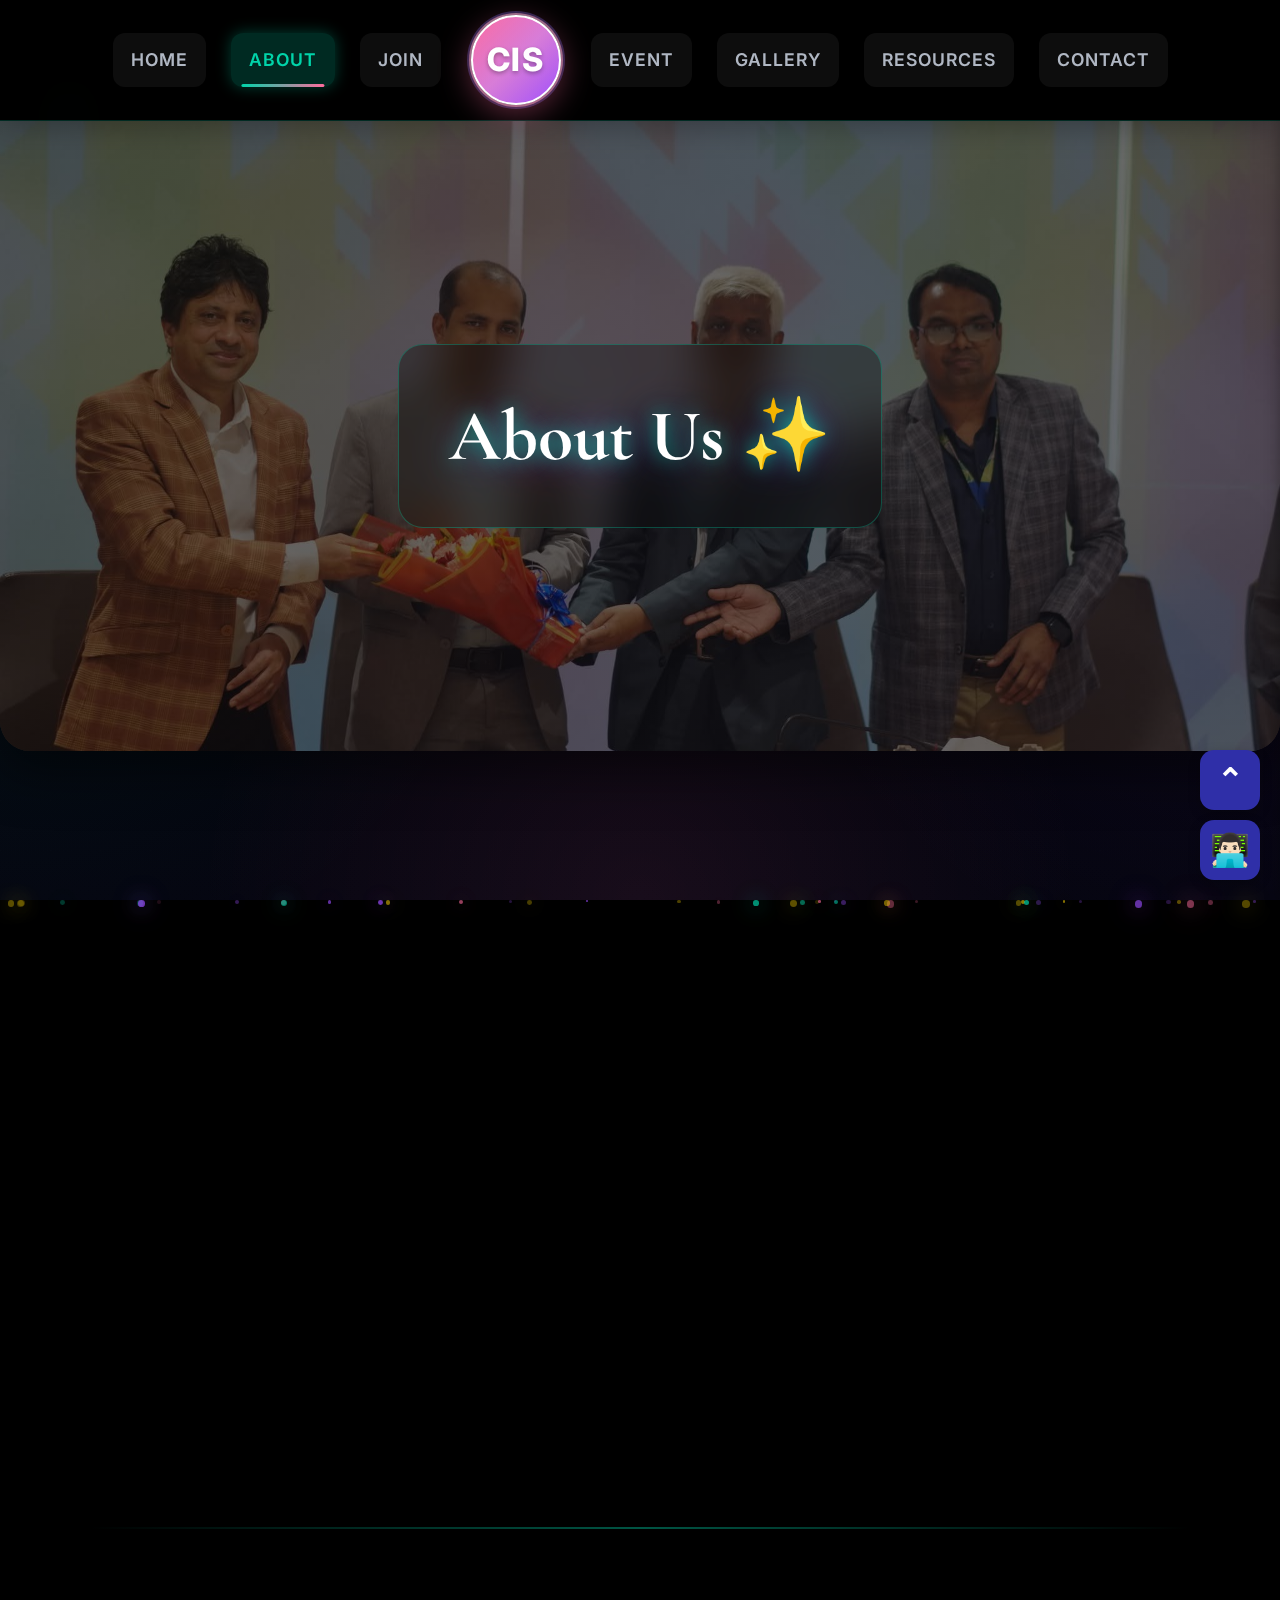
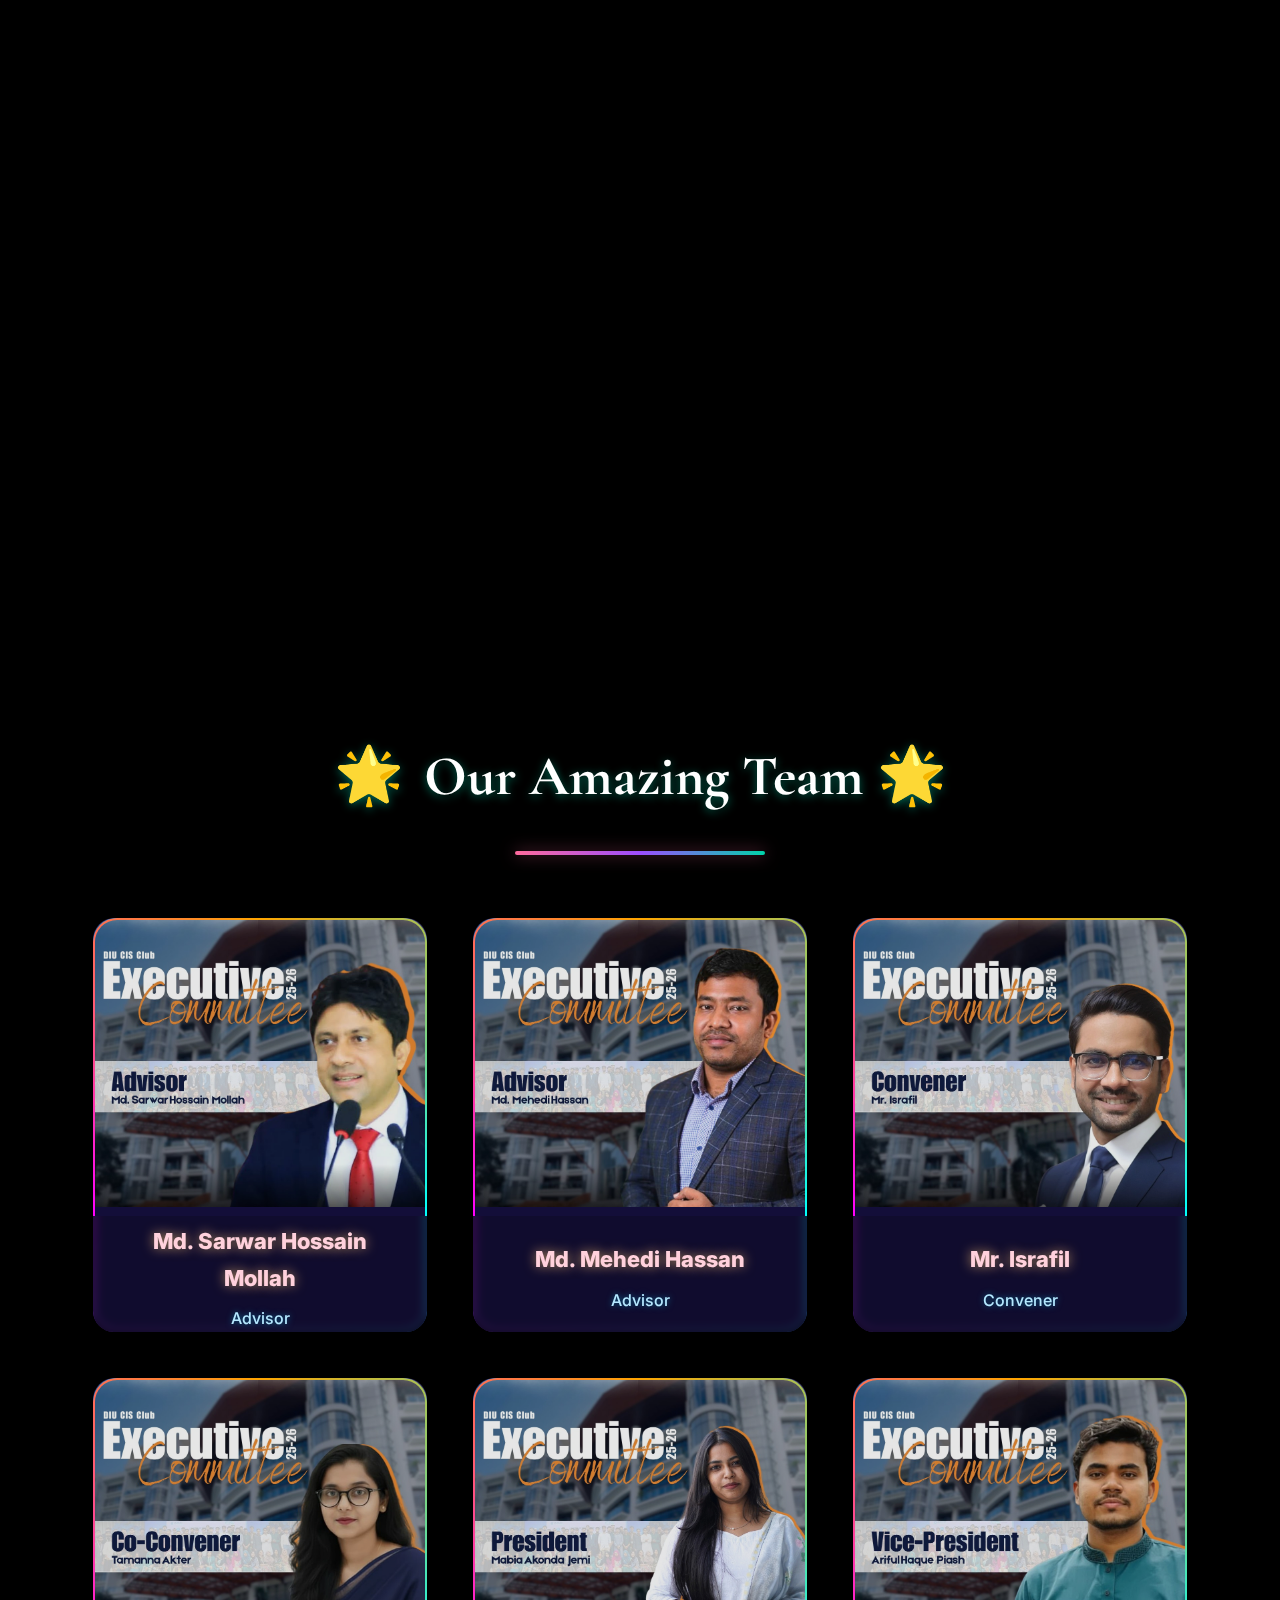
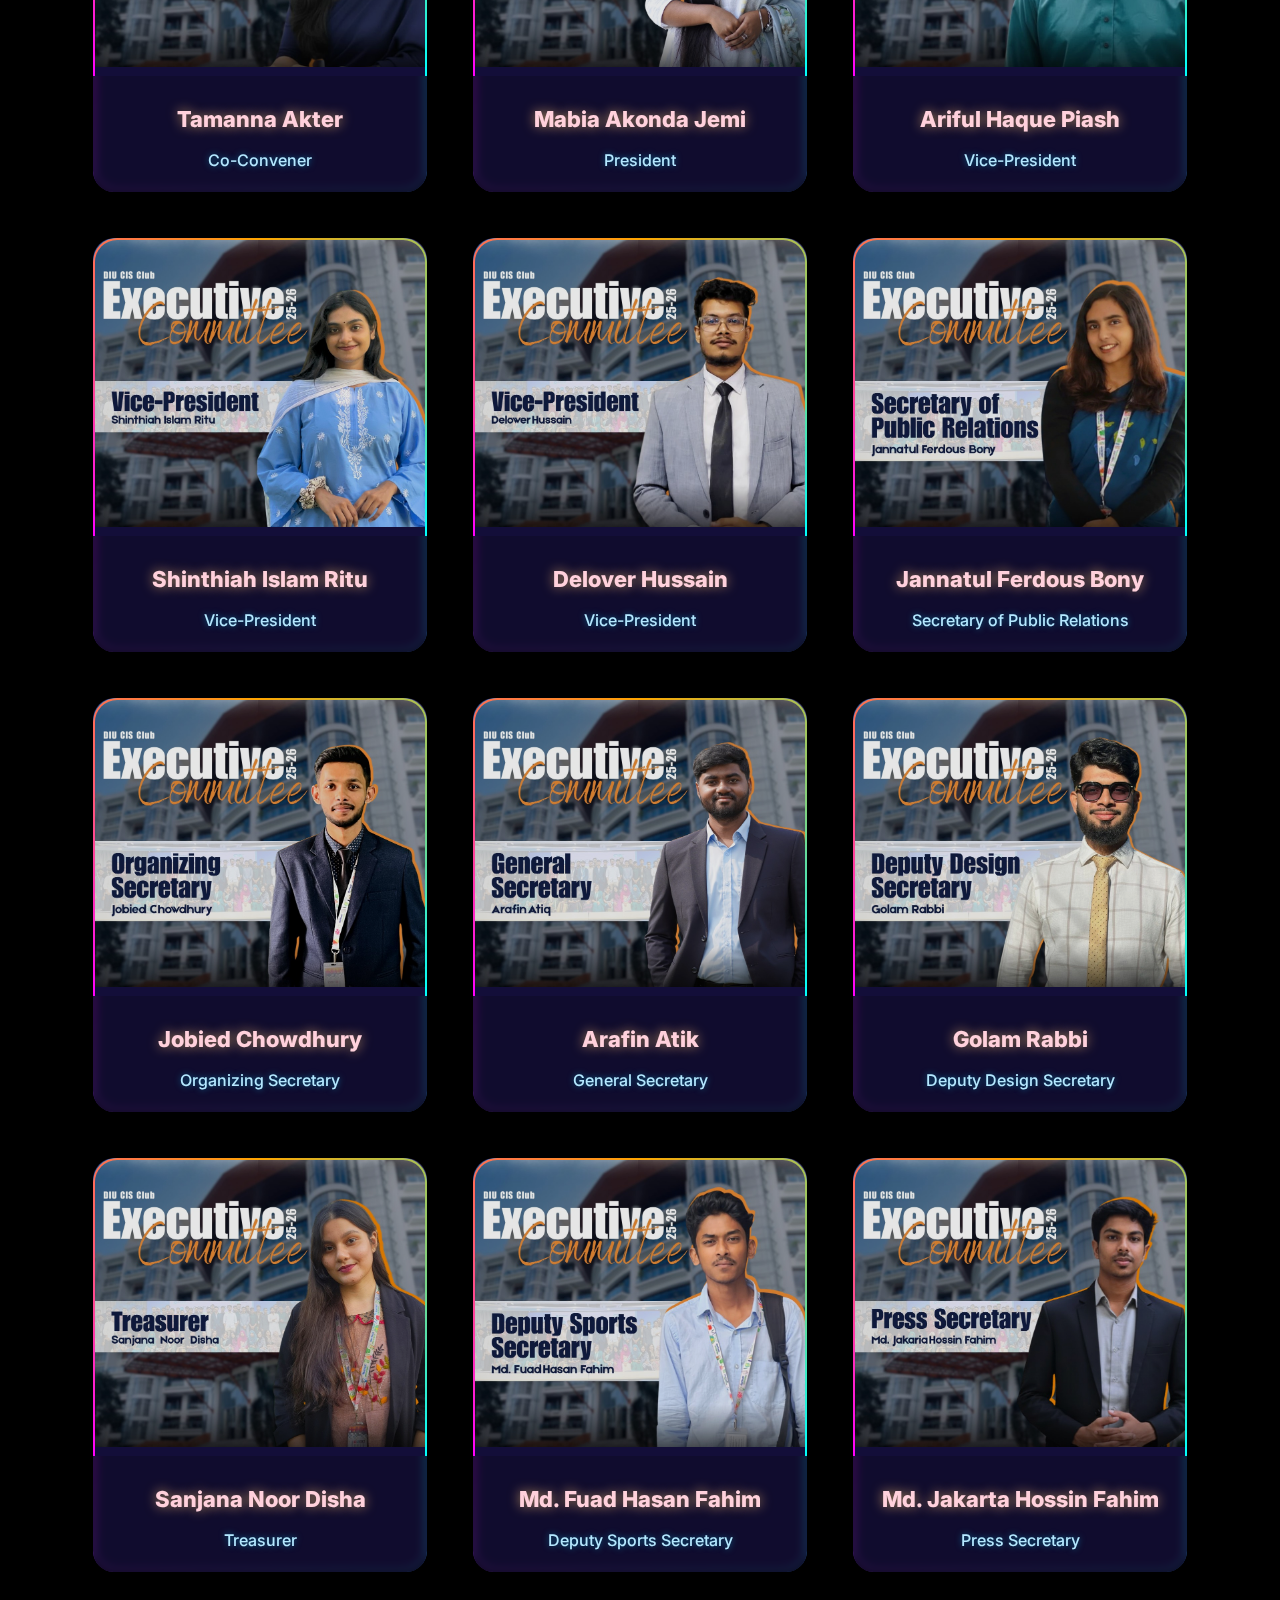
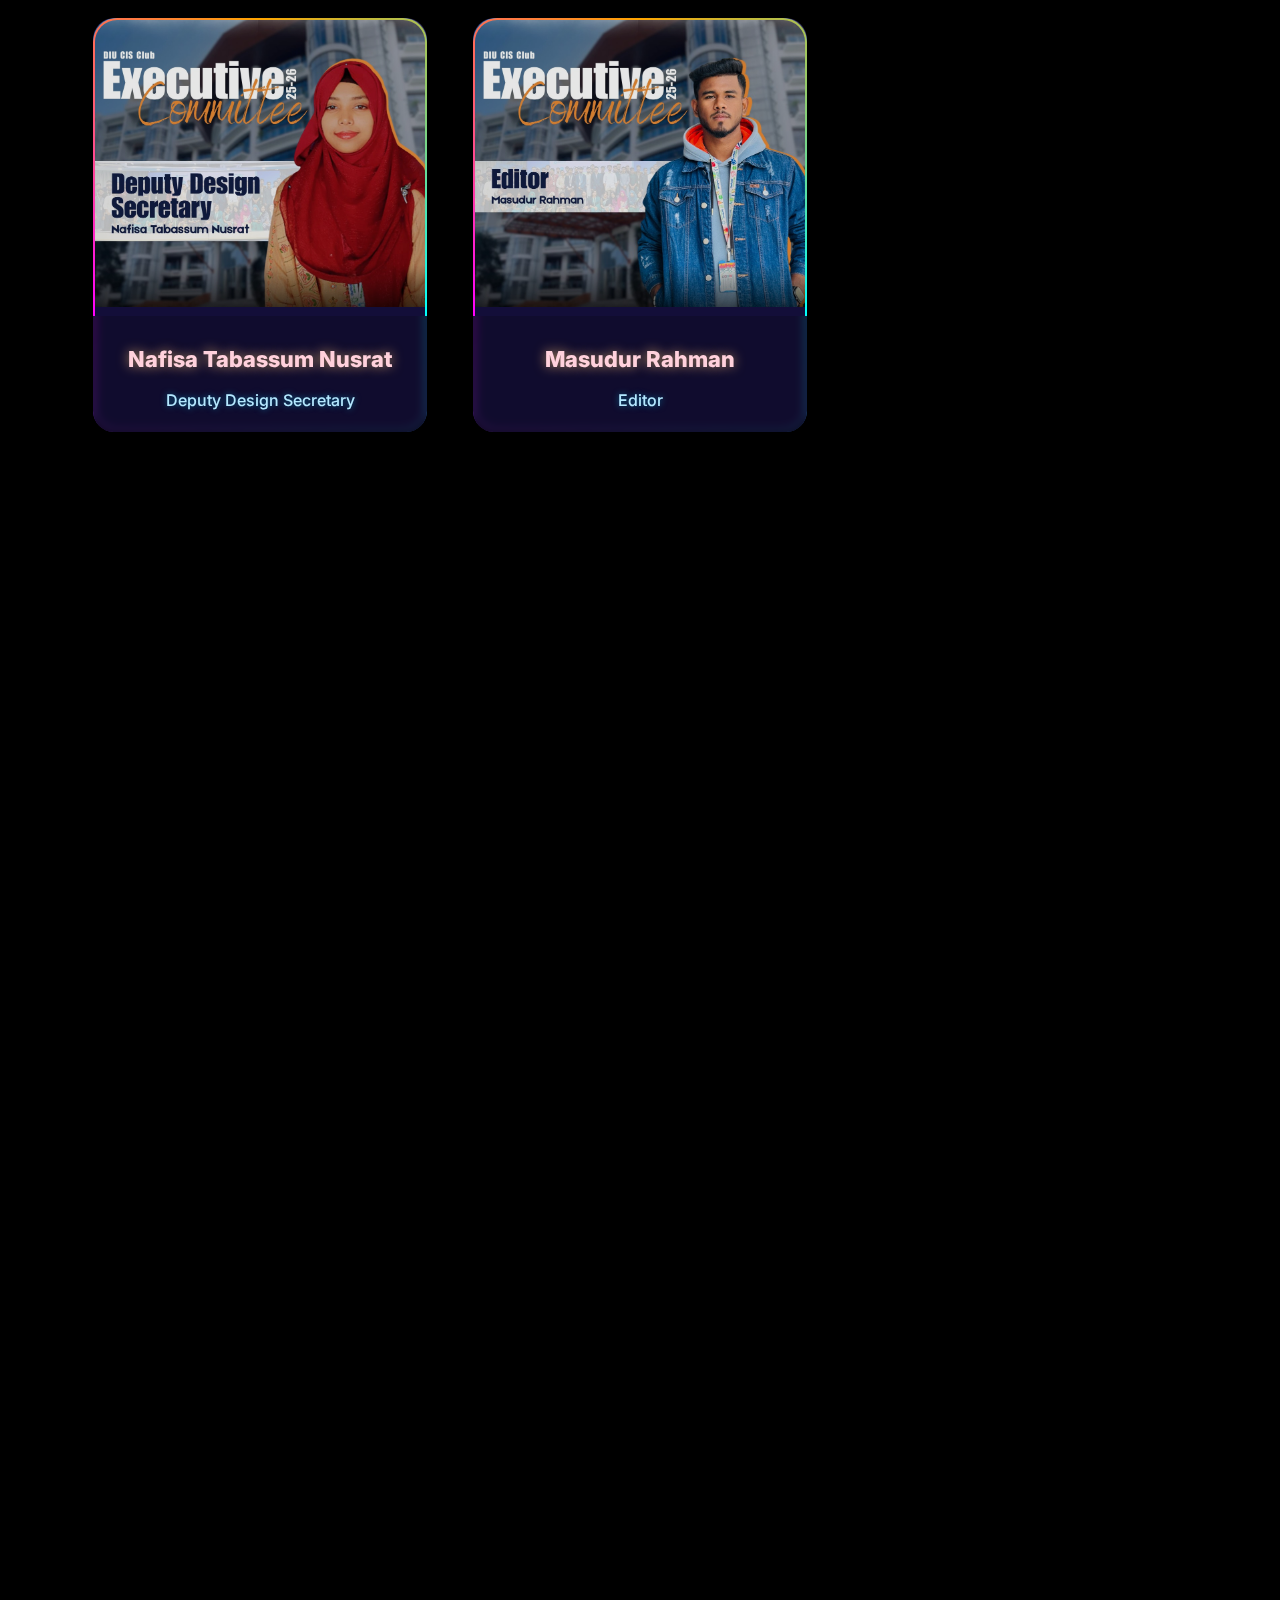
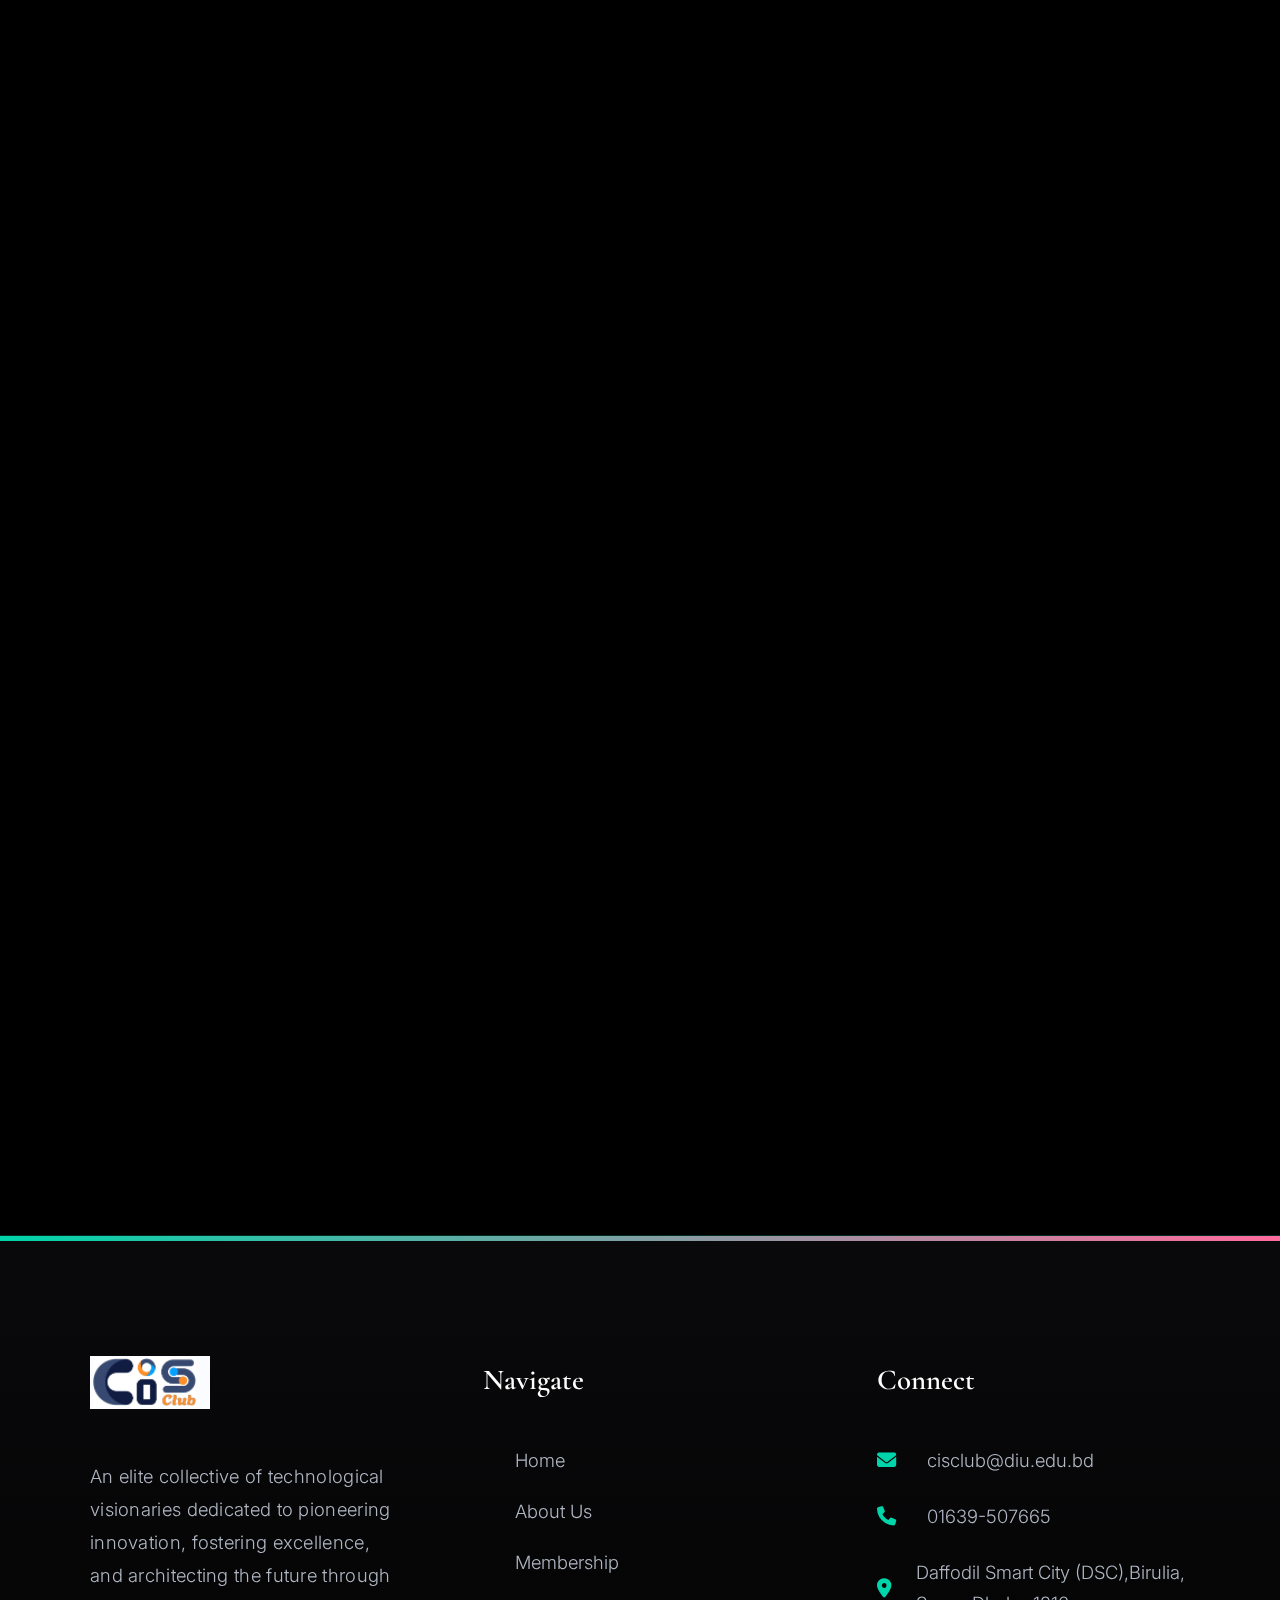
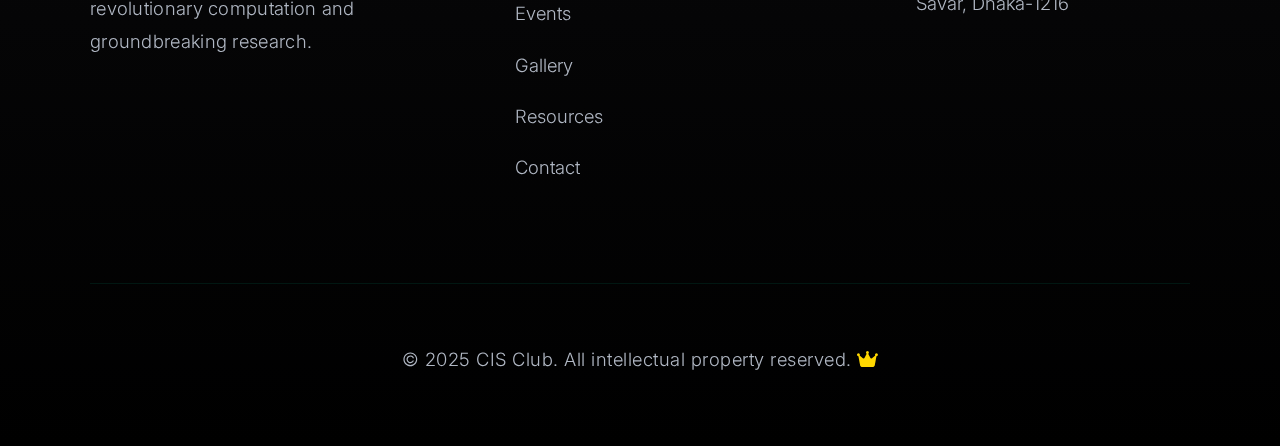
<file: about.html>
<!DOCTYPE html>
<html lang="en">
<head>
    <meta charset="UTF-8">
    <meta name="viewport" content="width=device-width, initial-scale=1.0">
    <title>CIS Club — About ✨</title>
    <link rel="stylesheet" href="https://cdnjs.cloudflare.com/ajax/libs/font-awesome/6.4.0/css/all.min.css">
    <link href="https://fonts.googleapis.com/css2?family=Inter:wght@300;400;500;600;700;800;900&family=Cormorant+Garamond:wght@400;500;600;700&display=swap" rel="stylesheet">
    <style>
        /* ---------- GLOBAL STYLES (SAME AS INDEX) ---------- */
        :root {
            --primary: #00D4AA;
            --primary-dark: #00B894;
            --secondary: #9C4DFF;
            --accent: #FF6B9D;
            --gold: #FFD700;
            --platinum: #E5E4E2;
            --text: #FFFFFF;
            --text-secondary: #B0B7C3;
            --dark-bg: #000000;
            --card-bg: rgba(10, 10, 12, 0.9);
            --border: rgba(0, 212, 170, 0.2);
            --glow: rgba(0, 212, 170, 0.3);
        }

        * {
            box-sizing: border-box;
            margin: 0;
            padding: 0;
        }

        body {
            font-family: 'Inter', -apple-system, BlinkMacSystemFont, sans-serif;
            background-color: var(--dark-bg);
            color: var(--text);
            line-height: 1.7;
            min-height: 100vh;
            overflow-x: hidden;
            position: relative;
        }

        /* Aurora Background Animation (SAME AS INDEX) */
        .aurora-bg {
            position: fixed;
            top: 0;
            left: 0;
            width: 100%;
            height: 100%;
            z-index: -2;
            background: 
                radial-gradient(circle at 0% 50%, 
                    rgba(0, 212, 170, 0.08) 0%, 
                    transparent 40%),
                radial-gradient(circle at 100% 50%, 
                    rgba(156, 77, 255, 0.08) 0%, 
                    transparent 40%),
                radial-gradient(circle at 50% 100%, 
                    rgba(255, 107, 157, 0.08) 0%, 
                    transparent 40%),
                linear-gradient(180deg, #000000 0%, #050510 100%);
            animation: aurora-move 20s infinite alternate ease-in-out;
        }

        @keyframes aurora-move {
            0% {
                background-position: 0% 0%, 100% 50%, 50% 100%, 0% 0%;
                filter: hue-rotate(0deg);
            }
            33% {
                background-position: 100% 0%, 0% 50%, 50% 100%, 0% 0%;
            }
            66% {
                background-position: 0% 100%, 100% 50%, 0% 0%, 0% 0%;
            }
            100% {
                background-position: 100% 100%, 0% 50%, 100% 0%, 0% 0%;
                filter: hue-rotate(20deg);
            }
        }

        /* Animated Grid Overlay (SAME AS INDEX) */
        .grid-overlay {
            position: fixed;
            top: 0;
            left: 0;
            width: 100%;
            height: 100%;
            background-image: 
                linear-gradient(to right, rgba(255, 255, 255, 0.02) 1px, transparent 1px),
                linear-gradient(to bottom, rgba(255, 255, 255, 0.02) 1px, transparent 1px);
            background-size: 50px 50px;
            z-index: -1;
            opacity: 0.3;
            animation: grid-move 40s linear infinite;
        }

        @keyframes grid-move {
            0% { transform: translate(0, 0); }
            100% { transform: translate(50px, 50px); }
        }

        /* Floating Particles (SAME AS INDEX) */
        .particle-container {
            position: fixed;
            width: 100%;
            height: 100%;
            z-index: -1;
            pointer-events: none;
        }

        .particle {
            position: absolute;
            border-radius: 50%;
            pointer-events: none;
            animation: particle-float 20s infinite linear;
        }

        @keyframes particle-float {
            0% {
                transform: translateY(0) rotate(0deg);
                opacity: 0;
            }
            10% {
                opacity: 1;
            }
            90% {
                opacity: 1;
            }
            100% {
                transform: translateY(-100vh) rotate(360deg);
                opacity: 0;
            }
        }

        /* Decorative floating dots (SAME AS INDEX) */
        .decorative-dots {
            position: fixed;
            width: 100%;
            height: 100%;
            pointer-events: none;
            z-index: -1;
        }

        .dot {
            position: absolute;
            width: 12px;
            height: 12px;
            background: rgba(0, 212, 170, 0.6);
            border-radius: 50%;
            box-shadow: 0 0 20px rgba(0, 212, 170, 0.8);
            animation: float 8s infinite ease-in-out;
        }

        .dot:nth-child(1) { top: 10%; left: 5%; animation-delay: 0s; }
        .dot:nth-child(2) { top: 25%; right: 10%; animation-delay: 1s; }
        .dot:nth-child(3) { bottom: 35%; left: 15%; animation-delay: 2s; }
        .dot:nth-child(4) { bottom: 20%; right: 8%; animation-delay: 3s; }
        .dot:nth-child(5) { top: 45%; left: 12%; animation-delay: 4s; }

        @keyframes float {
            0%, 100% { transform: translateY(0) rotate(0); }
            50% { transform: translateY(-25px) rotate(180deg); }
        }

        /* Sparkle animation (SAME AS INDEX) */
        @keyframes sparkle {
            0%, 100% { opacity: 1; }
            50% { opacity: 0.5; }
        }

        a {
            text-decoration: none;
            color: inherit;
            transition: all 0.3s cubic-bezier(0.4, 0, 0.2, 1);
        }

        .container {
            max-width: 1400px;
            margin: 0 auto;
            padding: 0 40px;
            position: relative;
            z-index: 1;
        }

        section {
            position: relative;
            z-index: 1;
            padding: 120px 0;
        }

        /* Luxury Typography (SAME AS INDEX) */
        .luxury-title {
            font-family: 'Cormorant Garamond', serif;
            font-weight: 600;
            letter-spacing: 1px;
        }

        /* ---------- NAVBAR (EXACT SAME AS INDEX) ---------- */
        .navbar {
            position: sticky;
            top: 0;
            left: 0;
            width: 100%;
            display: flex;
            justify-content: center;
            align-items: center;
            background: rgba(0, 0, 0, 0.9);
            backdrop-filter: blur(30px);
            padding: 15px 30px;
            z-index: 1000;
            border-bottom: 1px solid rgba(0, 212, 170, 0.2);
            box-shadow: 0 4px 30px rgba(0, 0, 0, 0.3);
            transition: all 0.4s cubic-bezier(0.4, 0, 0.2, 1);
        }

        .navbar.scrolled {
            background: rgba(0, 0, 0, 0.95);
            box-shadow: 0 5px 30px rgba(0, 212, 170, 0.1);
        }

        .nav-left, .nav-right {
            display: flex;
            align-items: center;
            gap: 25px;
        }

        .logo {
            display: flex;
            align-items: center;
            justify-content: center;
            margin: 0 30px;
        }

        .logo-circle {
            width: 90px;
            height: 90px;
            border-radius: 50%;
            background: linear-gradient(135deg, var(--accent), var(--secondary));
            display: flex;
            align-items: center;
            justify-content: center;
            box-shadow: 
                0 8px 32px rgba(255, 107, 157, 0.4),
                0 0 0 2px rgba(255, 182, 193, 0.5),
                0 0 0 4px rgba(123, 104, 238, 0.3);
            border: 2px solid #ffffff;
            transition: all 0.4s cubic-bezier(0.175, 0.885, 0.32, 1.275);
            position: relative;
            overflow: hidden;
        }

        .logo-circle::before {
            content: '';
            position: absolute;
            width: 150%;
            height: 150%;
            background: linear-gradient(90deg, transparent, rgba(255,255,255,0.2), transparent);
            transform: rotate(45deg);
            animation: shine 3s infinite linear;
        }

        @keyframes shine {
            0% { transform: translateX(-100%) rotate(45deg); }
            100% { transform: translateX(100%) rotate(45deg); }
        }

        .logo-circle:hover {
            transform: scale(1.15) rotate(10deg);
            box-shadow: 
                0 12px 40px rgba(255, 107, 157, 0.6),
                0 0 0 3px rgba(255, 182, 193, 0.7),
                0 0 0 6px rgba(123, 104, 238, 0.4);
        }

        .logo-circle span {
            color: #ffffff;
            font-weight: 800;
            font-size: 32px;
            letter-spacing: 1.5px;
            text-align: center;
            text-shadow: 0 2px 4px rgba(0,0,0,0.3);
            z-index: 2;
        }

        /* Navbar links (SAME AS INDEX) */
        .nav-left a, .nav-right a {
            color: var(--text-secondary);
            font-weight: 600;
            padding: 12px 18px;
            border-radius: 12px;
            transition: all 0.3s ease;
            position: relative;
            overflow: hidden;
            background: rgba(255, 255, 255, 0.05);
            font-size: 1.1rem;
            text-transform: uppercase;
            letter-spacing: 1px;
        }

        .nav-left a::before, .nav-right a::before {
            content: '';
            position: absolute;
            bottom: 0;
            left: 50%;
            transform: translateX(-50%);
            width: 0;
            height: 3px;
            background: linear-gradient(90deg, var(--primary), var(--accent));
            border-radius: 3px;
            transition: width 0.3s ease;
        }

        .nav-left a:hover, .nav-right a:hover {
            color: var(--primary);
            background: rgba(255, 255, 255, 0.1);
            transform: translateY(-3px);
        }

        .nav-left a:hover::before, .nav-right a:hover::before {
            width: 80%;
        }

        /* Active link (FOR ABOUT) */
        .nav-left a[href*="about.html"] {
            color: var(--primary);
            background: rgba(0, 212, 170, 0.2);
            box-shadow: 0 0 15px rgba(0, 212, 170, 0.3);
        }

        .nav-left a[href*="about.html"]::before {
            width: 80%;
        }

        /* Mobile Menu Toggle (SAME AS INDEX) */
        .menu-toggle {
            display: none;
            width: 40px;
            height: 40px;
            position: relative;
            cursor: pointer;
            z-index: 1001;
        }

        .menu-toggle span {
            display: block;
            position: absolute;
            height: 3px;
            width: 100%;
            background: var(--primary);
            border-radius: 3px;
            opacity: 1;
            left: 0;
            transform: rotate(0deg);
            transition: .25s ease-in-out;
        }

        .menu-toggle span:nth-child(1) { top: 8px; }
        .menu-toggle span:nth-child(2) { top: 18px; }
        .menu-toggle span:nth-child(3) { top: 28px; }

        .menu-toggle.active span:nth-child(1) {
            top: 18px;
            transform: rotate(135deg);
        }

        .menu-toggle.active span:nth-child(2) {
            opacity: 0;
            left: -60px;
        }

        .menu-toggle.active span:nth-child(3) {
            top: 18px;
            transform: rotate(-135deg);
        }

        /* ---------- HERO SECTION ---------- */
        .about-hero {
            position: relative;
            width: 100%;
            height: 70vh;
            max-height: 700px;
            display: flex;
            align-items: center;
            justify-content: center;
            background: url('gallery/hero.jpg') center/cover no-repeat;
            border-radius: 0 0 30px 30px;
            overflow: hidden;
            box-shadow: 0 20px 50px rgba(0, 0, 0, 0.5);
            margin-top: 0;
        }

        .about-hero::before {
            content: '';
            position: absolute;
            top: 0;
            left: 0;
            width: 100%;
            height: 100%;
            background: linear-gradient(135deg, rgba(0, 0, 0, 0.6), rgba(10, 10, 20, 0.6));
            z-index: 1;
        }

        .about-hero h1 {
            position: relative;
            z-index: 2;
            color: var(--text);
            font-family: 'Cormorant Garamond', serif;
            font-size: 5.5rem;
            text-align: center;
            font-weight: 700;
            text-shadow: 
                0 0 20px rgba(0, 212, 170, 0.8),
                0 0 40px rgba(156, 77, 255, 0.6);
            padding: 30px 50px;
            background: rgba(0, 0, 0, 0.3);
            border-radius: 25px;
            backdrop-filter: blur(20px);
            border: 1px solid rgba(0, 212, 170, 0.3);
        }

        /* ---------- ABOUT SECTIONS ---------- */
        .about-section {
            background: var(--card-bg);
            border-radius: 30px;
            padding: 70px 60px;
            border: 1px solid rgba(0, 212, 170, 0.3);
            box-shadow: 
                0 40px 100px rgba(0, 0, 0, 0.3),
                inset 0 1px 0 rgba(255, 255, 255, 0.1);
            backdrop-filter: blur(30px);
            position: relative;
            overflow: hidden;
            max-width: 1200px;
            margin: 0 auto 100px;
        }

        .about-section::before {
            content: '';
            position: absolute;
            top: 0;
            left: 0;
            width: 100%;
            height: 8px;
            background: linear-gradient(90deg, var(--accent), var(--secondary), var(--primary));
        }

        .about-section h2 {
            font-family: 'Cormorant Garamond', serif;
            font-size: 3.5rem;
            color: var(--text);
            margin-bottom: 40px;
            text-align: center;
            font-weight: 700;
            text-shadow: 0 2px 10px rgba(0, 212, 170, 0.5);
            position: relative;
            padding-bottom: 25px;
        }

        .about-section h2::after {
            content: '';
            position: absolute;
            bottom: 0;
            left: 50%;
            transform: translateX(-50%);
            width: 200px;
            height: 4px;
            background: linear-gradient(90deg, var(--secondary), var(--primary));
            border-radius: 2px;
            box-shadow: 0 0 10px rgba(156, 77, 255, 0.5);
        }

        .about-section p {
            color: var(--text-secondary);
            font-size: 1.25rem;
            line-height: 1.8;
            text-align: justify;
            margin-bottom: 25px;
            font-weight: 300;
            letter-spacing: 0.3px;
        }

        /* Section divider */
        .section-divider {
            width: 100%;
            height: 2px;
            background: linear-gradient(90deg, transparent, rgba(0, 212, 170, 0.4), transparent);
            margin: 60px 0;
        }

        /* ---------- MEMBERS SECTION ---------- */
        .members-section {
            margin: 100px auto;
        }

        .members-section h2 {
            font-family: 'Cormorant Garamond', serif;
            font-size: 4rem;
            color: var(--text);
            margin-bottom: 60px;
            text-align: center;
            font-weight: 700;
            text-shadow: 0 2px 10px rgba(0, 212, 170, 0.5);
            position: relative;
            padding-bottom: 30px;
        }

        .members-section h2::after {
            content: '';
            position: absolute;
            bottom: 0;
            left: 50%;
            transform: translateX(-50%);
            width: 250px;
            height: 4px;
            background: linear-gradient(90deg, var(--accent), var(--secondary), var(--primary));
            border-radius: 2px;
            box-shadow: 0 0 15px rgba(255, 107, 157, 0.5);
        }

        .members-section h2::before {
            content: '🌟';
            margin-right: 20px;
            animation: sparkle 2s infinite;
        }

        /* ---------- YOUR AMAZING ELECTRIC BORDER MEMBER CARDS (PRESERVED) ---------- */
        .members-grid {
            display: grid;
            grid-template-columns: repeat(auto-fit, minmax(300px, 1fr));
            gap: 40px;
            margin-top: 50px;
        }

        .member-card-wrapper {
            perspective: 1000px;
            position: relative;
        }

        .member-card {
            position: relative;
            height: 420px;
            border-radius: 24px;
            overflow: hidden;
            background: rgba(20, 15, 60, 0.95);
            border: 3px solid transparent;
            box-shadow: 0 15px 35px rgba(0,0,0,0.3);
            transition: all 0.5s cubic-bezier(0.175, 0.885, 0.32, 1.275);
            background-clip: padding-box;
            transform-style: preserve-3d;
        }

        /* Electric Border with neon effect - KEPT YOUR AMAZING EFFECT! */
        .member-card::before {
            content: '';
            position: absolute;
            inset: 0;
            border-radius: 24px;
            padding: 2px;
            background: conic-gradient(
                from var(--angle, 0deg),
                #FFA500,
                #00FFFF,
                #FF00FF,
                #FFA500
            );
            -webkit-mask: 
                linear-gradient(#fff 0 0) content-box, 
                linear-gradient(#fff 0 0);
            -webkit-mask-composite: xor;
            mask-composite: exclude;
            z-index: 1;
            pointer-events: none;
            animation: electricBorder 3s linear infinite;
            filter: drop-shadow(0 0 8px #00FFFF) drop-shadow(0 0 12px #FF00FF);
        }

        @property --angle {
            syntax: "<angle>";
            initial-value: 0deg;
            inherits: false;
        }

        @keyframes electricBorder {
            0% {
                --angle: 0deg;
                filter: drop-shadow(0 0 8px #00FFFF) drop-shadow(0 0 12px #FF00FF);
            }
            25% {
                filter: drop-shadow(0 0 10px #FF00FF) drop-shadow(0 0 15px #FFA500);
            }
            50% {
                filter: drop-shadow(0 0 12px #FFA500) drop-shadow(0 0 18px #00FFFF);
            }
            75% {
                filter: drop-shadow(0 0 10px #00FFFF) drop-shadow(0 0 15px #FF00FF);
            }
            100% {
                --angle: 360deg;
                filter: drop-shadow(0 0 8px #FF00FF) drop-shadow(0 0 12px #FFA500);
            }
        }

        /* Neon glow effect under the card - KEPT YOUR EFFECT! */
        .member-card::after {
            content: '';
            position: absolute;
            bottom: -20px;
            left: 10%;
            width: 80%;
            height: 30px;
            background: linear-gradient(
                90deg,
                transparent 0%,
                #00FFFF 20%,
                #FF00FF 50%,
                #00FFFF 80%,
                transparent 100%
            );
            border-radius: 50%;
            filter: blur(15px);
            opacity: 0;
            transform: scale(0.8);
            transition: all 0.5s ease;
            z-index: -1;
        }

        .member-card:hover::after {
            opacity: 1;
            transform: scale(1);
            animation: neonPulse 1.5s ease-in-out infinite alternate;
        }

        @keyframes neonPulse {
            0% {
                filter: blur(15px) brightness(1);
                box-shadow: 0 0 20px #00FFFF, 0 0 40px #FF00FF;
            }
            100% {
                filter: blur(20px) brightness(1.5);
                box-shadow: 0 0 30px #00FFFF, 0 0 60px #FF00FF, 0 0 80px #FFA500;
            }
        }

        .member-card img {
            width: 100%;
            height: 70%;
            object-fit: cover;
            border-radius: 22px 22px 0 0;
            transition: transform 0.5s ease-in-out;
            filter: brightness(0.9);
        }

        .member-card:hover img {
            transform: scale(1.08);
            filter: brightness(1.1);
        }

        .member-card-content {
            height: 30%;
            padding: 25px;
            display: flex;
            flex-direction: column;
            justify-content: center;
            align-items: center;
            text-align: center;
            color: #fff;
            position: relative;
            z-index: 2;
            background: rgba(15, 12, 41, 0.7);
            backdrop-filter: blur(5px);
            border-radius: 0 0 22px 22px;
        }

        .member-card-content h4 {
            font-size: 22px;
            font-weight: 800;
            color: #ffd1dc;
            margin-bottom: 8px;
            text-shadow: 0 0 12px rgba(255, 199, 115, 0.7);
            transition: all 0.3s ease;
        }

        .member-card:hover .member-card-content h4 {
            color: #ffffff;
            text-shadow: 0 0 15px #00FFFF, 0 0 25px #FF00FF;
            animation: textGlow 1.5s ease-in-out infinite alternate;
        }

        .member-card-content p {
            font-size: 16px;
            color: #b5e8ff;
            text-shadow: 0 0 6px rgba(0, 208, 255, 0.5);
            transition: all 0.3s ease;
            font-weight: 500;
        }

        .member-card:hover .member-card-content p {
            color: #ffffff;
            text-shadow: 0 0 10px #FF00FF, 0 0 15px #00FFFF;
        }

        @keyframes textGlow {
            0% {
                text-shadow: 0 0 15px #00FFFF, 0 0 25px #FF00FF;
            }
            100% {
                text-shadow: 0 0 20px #FF00FF, 0 0 30px #FFA500, 0 0 40px #00FFFF;
            }
        }

        .member-card-wrapper:hover .member-card {
            transform: rotate3d(0.3, 1, 0, 8deg) translateY(-15px);
            box-shadow: 
                0 25px 50px rgba(0,0,0,0.5),
                0 0 40px rgba(0, 255, 255, 0.5),
                0 0 60px rgba(255, 0, 255, 0.4);
        }

        /* Additional glow effect for the entire card on hover - KEPT YOUR EFFECT! */
        .member-card-wrapper:hover .member-card::before {
            animation-duration: 1.5s;
            filter: drop-shadow(0 0 15px #00FFFF) 
                   drop-shadow(0 0 25px #FF00FF)
                   drop-shadow(0 0 35px #FFA500);
        }

        /* ---------- FOOTER (EXACT SAME AS INDEX) ---------- */
        footer {
            background: linear-gradient(to top, rgba(0, 0, 0, 0.98), rgba(10, 10, 12, 0.95));
            padding: 120px 0 70px;
            border-top: 1px solid rgba(0, 212, 170, 0.2);
            position: relative;
            overflow: hidden;
        }

        footer::before {
            content: '';
            position: absolute;
            top: 0;
            left: 0;
            width: 100%;
            height: 5px;
            background: linear-gradient(90deg, var(--primary), var(--accent));
        }

        .footer-content {
            display: grid;
            grid-template-columns: repeat(auto-fit, minmax(280px, 1fr));
            gap: 80px;
            margin-bottom: 80px;
        }

        .footer-logo {
            font-family: 'Cormorant Garamond', serif;
            font-size: 2.5rem;
            font-weight: 700;
            background: linear-gradient(135deg, var(--primary), var(--platinum));
            -webkit-background-clip: text;
            -webkit-text-fill-color: transparent;
            background-clip: text;
            margin-bottom: 30px;
            display: flex;
            align-items: center;
            gap: 15px;
        }

        .footer-description {
            color: var(--text-secondary);
            line-height: 1.8;
            font-size: 1.15rem;
            font-weight: 300;
            letter-spacing: 0.3px;
        }

        .footer-links h4, .footer-contact h4 {
            font-family: 'Cormorant Garamond', serif;
            font-size: 1.8rem;
            font-weight: 600;
            margin-bottom: 40px;
            color: var(--text);
        }

        .footer-links ul {
            list-style: none;
        }

        .footer-links li {
            margin-bottom: 20px;
        }

        .footer-links a {
            color: var(--text-secondary);
            font-weight: 300;
            font-size: 1.15rem;
            transition: all 0.3s ease;
            display: flex;
            align-items: center;
            gap: 15px;
        }

        .footer-links a:hover {
            color: var(--primary);
            padding-left: 15px;
        }

        .footer-links a::before {
            content: '→';
            color: var(--primary);
            opacity: 0;
            transition: all 0.3s ease;
        }

        .footer-links a:hover::before {
            opacity: 1;
        }

        .footer-contact p {
            color: var(--text-secondary);
            margin-bottom: 25px;
            display: flex;
            align-items: center;
            gap: 20px;
            font-weight: 300;
            font-size: 1.15rem;
        }

        .footer-contact i {
            color: var(--primary);
            font-size: 1.2rem;
            width: 30px;
        }

        .footer-bottom {
            text-align: center;
            padding-top: 60px;
            border-top: 1px solid rgba(0, 212, 170, 0.1);
            color: var(--text-secondary);
            font-weight: 300;
            font-size: 1.15rem;
            letter-spacing: 0.5px;
        }

        /* ---------- RESPONSIVE DESIGN ---------- */
        @media (max-width: 1400px) {
            .container {
                max-width: 1200px;
                padding: 0 50px;
            }
            
            .about-hero h1 {
                font-size: 4.5rem;
            }
            
            .members-section h2 {
                font-size: 3.5rem;
            }
        }

        @media (max-width: 1200px) {
            .about-hero h1 {
                font-size: 4rem;
            }
            
            .members-section h2 {
                font-size: 3rem;
            }
            
            .about-section {
                padding: 60px 50px;
            }
        }

        @media (max-width: 992px) {
            /* Navigation */
            .navbar {
                flex-wrap: wrap;
                justify-content: center;
                gap: 15px;
                padding: 12px 20px;
            }
            
            .nav-left, .nav-right {
                display: none;
            }
            
            .nav-left.active, .nav-right.active {
                display: flex;
                flex: 1 1 100%;
                justify-content: center;
                gap: 15px;
                margin-top: 15px;
            }
            
            .logo-circle {
                width: 70px;
                height: 70px;
            }
            
            .logo-circle span {
                font-size: 24px;
            }
            
            .menu-toggle {
                display: block;
                position: absolute;
                right: 20px;
                top: 20px;
            }
            
            /* Hero */
            .about-hero {
                height: 60vh;
            }
            
            .about-hero h1 {
                font-size: 3rem;
                padding: 20px 30px;
            }
            
            /* About Sections */
            .about-section h2 {
                font-size: 2.8rem;
            }
            
            .about-section p {
                font-size: 1.15rem;
            }
            
            /* Members Section */
            .members-section h2 {
                font-size: 2.5rem;
            }
            
            .members-grid {
                grid-template-columns: repeat(auto-fit, minmax(280px, 1fr));
                gap: 30px;
            }
            
            .member-card {
                height: 380px;
            }
        }

        @media (max-width: 768px) {
            .about-hero {
                height: 50vh;
            }
            
            .about-hero h1 {
                font-size: 2.5rem;
                padding: 15px 25px;
            }
            
            .about-section {
                padding: 40px 30px;
                border-radius: 25px;
            }
            
            .about-section h2 {
                font-size: 2.2rem;
            }
            
            .about-section p {
                font-size: 1.1rem;
            }
            
            .members-section {
                margin: 60px auto;
            }
            
            .members-section h2 {
                font-size: 2rem;
            }
            
            .members-section h2::after {
                width: 180px;
            }
            
            .members-grid {
                gap: 25px;
            }
            
            .member-card {
                height: 360px;
            }
            
            .member-card-content h4 {
                font-size: 20px;
            }
        }

        @media (max-width: 576px) {
            .about-hero {
                height: 40vh;
            }
            
            .about-hero h1 {
                font-size: 2.2rem;
                padding: 10px 20px;
            }
            
            .about-section {
                padding: 30px 20px;
                border-radius: 20px;
            }
            
            .about-section h2 {
                font-size: 1.8rem;
            }
            
            .about-section p {
                font-size: 1rem;
            }
            
            .members-section h2 {
                font-size: 1.8rem;
            }
            
            .members-section h2::after {
                width: 150px;
            }
            
            .members-grid {
                grid-template-columns: 1fr;
                gap: 25px;
            }
            
            .navbar {
                padding: 10px 15px;
            }
            
            .logo-circle {
                width: 60px;
                height: 60px;
            }
            
            .logo-circle span {
                font-size: 20px;
            }
        }
    </style>
</head>
<body>
    <!-- Aurora Background (SAME AS INDEX) -->
    <div class="aurora-bg"></div>
    <div class="grid-overlay"></div>
    
    <!-- Particle Container (SAME AS INDEX) -->
    <div class="particle-container" id="particleContainer"></div>
    
    <!-- Decorative dots (SAME AS INDEX) -->
    <div class="decorative-dots">
        <div class="dot"></div>
        <div class="dot"></div>
        <div class="dot"></div>
        <div class="dot"></div>
        <div class="dot"></div>
    </div>
    
    <!-- ---------- NAVBAR (SAME AS INDEX) ---------- -->
    <header>
        <nav class="navbar">
            <div class="menu-toggle" id="menuToggle">
                <span></span>
                <span></span>
                <span></span>
            </div>
            
            <div class="nav-left" id="navLeft">
                <a href="index.html">Home</a>
                <a href="about.html">About</a>
                <a href="join.html">Join</a>
            </div>
            
            <div class="logo">
                <div class="logo-circle">
                    <span>CIS</span>
                </div>
            </div>
            
            <div class="nav-right" id="navRight">
                <a href="events.html">Event</a>
                <a href="gallery.html">Gallery</a>
                <a href="resourse.html">Resources</a>
                <a href="contact.html">Contact</a>
                
            </div>
        </nav>
    </header>
    
    <!-- ---------- HERO SECTION ---------- -->
    <div class="about-hero">
        <h1>About Us ✨</h1>
    </div>
    
    <!-- ---------- INTRODUCTION SECTION ---------- -->
    <div class="container">
        <div class="about-section">
            <h2>Introduction</h2>
            <p>The CIS Club is a vibrant hub for students passionate about computing and technology. We provide hands-on workshops, interactive sessions, and opportunities for skill development. Our goal is to inspire creativity, collaboration, and problem-solving through real-world projects and competitions. Members gain exposure to AI, programming, and emerging technologies while building leadership and teamwork skills.</p>
            <p>At CIS Club, we believe in the power of innovation and community. Our members come from diverse backgrounds but share a common passion for technology and its potential to transform lives. We create an environment where curiosity thrives, ideas flourish, and students can transform their passion into meaningful projects.</p>
        </div>
        
        <div class="section-divider"></div>
        
        <!-- ---------- HISTORY SECTION ---------- -->
        <div class="about-section">
            <h2>History</h2>
            <p>Founded in 2023, the CIS Club has grown into a dynamic community of tech enthusiasts and innovators. Over the years, we have hosted annual project showcases, hackathons, and mentoring programs that have shaped the careers of countless students. Our journey began with a small group of passionate students and has expanded to become one of the most influential tech communities on campus.</p>
            <p>Through consistent innovation, collaboration, and dedication, CIS Club has become a platform where ideas turn into tangible projects and lifelong connections are formed. Each year brings new achievements, partnerships, and opportunities that continue to push the boundaries of what our community can accomplish.</p>
        </div>
    </div>
    
    <!-- ---------- MEMBERS SECTION ---------- -->
    <div class="container">
        <div class="members-section">
            <h2>Our Amazing Team 🌟</h2>
            <div class="members-grid">
                <!-- All 30 Member Cards - PRESERVED YOUR AMAZING ELECTRIC BORDER CARDS! -->
                <div class="member-card-wrapper">
                    <div class="member-card">
                        <img src="gallery/sarwar.jpg" alt="sarwar">
                        <div class="member-card-content">
                            <h4>Md. Sarwar Hossain Mollah</h4>
                            <p>Advisor</p>
                        </div>
                    </div>
                </div>
                <div class="member-card-wrapper">
                    <div class="member-card">
                        <img src="gallery/mehedi.jpg" alt="Masudur Rahman">
                        <div class="member-card-content">
                            <h4>Md. Mehedi Hassan</h4>
                            <p>Advisor</p>
                        </div>
                    </div>
                </div>
                <div class="member-card-wrapper">
                    <div class="member-card">
                        <img src="gallery/Israfil.jpg" alt="Md. MushfiquI Islam Ruhit">
                        <div class="member-card-content">
                            <h4>Mr. Israfil</h4>
                            <p>Convener</p>
                        </div>
                    </div>
                </div>
                <div class="member-card-wrapper">
                    <div class="member-card">
                        <img src="gallery/tamanna.jpg" alt="Md. MushfiquI Islam Ruhit">
                        <div class="member-card-content">
                            <h4>Tamanna Akter</h4>
                            <p>Co-Convener</p>
                        </div>
                    </div>
                </div>
                <div class="member-card-wrapper">
                    <div class="member-card">
                        <img src="gallery/mabia.jpg" alt="Masudur Rahman">
                        <div class="member-card-content">
                            <h4>Mabia Akonda Jemi</h4>
                            <p>President</p>
                        </div>
                    </div>
                </div>
                <div class="member-card-wrapper">
                    <div class="member-card">
                        <img src="gallery/pisah.jpg" alt="Md. MushfiquI Islam Ruhit">
                        <div class="member-card-content">
                            <h4>Ariful Haque Piash</h4>
                            <p>Vice-President</p>
                        </div>
                    </div>
                </div>
                <div class="member-card-wrapper">
                    <div class="member-card">
                        <img src="gallery/sinthi.jpg" alt="Masudur Rahman">
                        <div class="member-card-content">
                            <h4>Shinthiah Islam Ritu</h4>
                            <p>Vice-President</p>
                        </div>
                    </div>
                </div>
                <div class="member-card-wrapper">
                    <div class="member-card">
                        <img src="gallery/delower.jpg" alt="Md. MushfiquI Islam Ruhit">
                        <div class="member-card-content">
                            <h4>Delover Hussain</h4>
                            <p>Vice-President</p>
                        </div>
                    </div>
                </div>
                <div class="member-card-wrapper">
                    <div class="member-card">
                        <img src="gallery/jannatul_bony.jpg" alt="Md. MushfiquI Islam Ruhit">
                        <div class="member-card-content">
                            <h4>Jannatul Ferdous Bony</h4>
                            <p>Secretary of Public Relations</p>
                        </div>
                    </div>
                </div>
                <div class="member-card-wrapper">
                    <div class="member-card">
                        <img src="gallery/akash.jpg" alt="Masudur Rahman">
                        <div class="member-card-content">
                            <h4>Jobied Chowdhury</h4>
                            <p>Organizing Secretary</p>
                        </div>
                    </div>
                </div>
                <div class="member-card-wrapper">
                    <div class="member-card">
                        <img src="gallery/atik.jpg" alt="Md. MushfiquI Islam Ruhit">
                        <div class="member-card-content">
                            <h4>Arafin Atik</h4>
                            <p>General Secretary</p>
                        </div>
                    </div>
                </div>
                <div class="member-card-wrapper">
                    <div class="member-card">
                        <img src="gallery/golam_rabbi.jpg" alt="Masudur Rahman">
                        <div class="member-card-content">
                            <h4>Golam Rabbi</h4>
                            <p>Deputy Design Secretary</p>
                        </div>
                    </div>
                </div>
                <div class="member-card-wrapper">
                    <div class="member-card">
                        <img src="gallery/disha.jpg" alt="Md. MushfiquI Islam Ruhit">
                        <div class="member-card-content">
                            <h4>Sanjana Noor Disha</h4>
                            <p>Treasurer</p>
                        </div>
                    </div>
                </div>
                <div class="member-card-wrapper">
                    <div class="member-card">
                        <img src="gallery/fuad_fahim.jpg" alt="Md. MushfiquI Islam Ruhit">
                        <div class="member-card-content">
                            <h4>Md. Fuad Hasan Fahim</h4>
                            <p>Deputy Sports Secretary</p>
                        </div>
                    </div>
                </div>
                <div class="member-card-wrapper">
                    <div class="member-card">
                        <img src="gallery/jakaria_fahim.jpg" alt="Masudur Rahman">
                        <div class="member-card-content">
                            <h4>Md. Jakarta Hossin Fahim</h4>
                            <p>Press Secretary</p>
                        </div>
                    </div>
                </div>
                <div class="member-card-wrapper">
                    <div class="member-card">
                        <img src="gallery/nafisa_nusrat.jpg" alt="Md. MushfiquI Islam Ruhit">
                        <div class="member-card-content">
                            <h4>Nafisa Tabassum Nusrat</h4>
                            <p>Deputy Design Secretary</p>
                        </div>
                    </div>
                </div>
                <div class="member-card-wrapper">
                    <div class="member-card">
                        <img src="gallery/masud.jpg" alt="Masudur Rahman">
                        <div class="member-card-content">
                            <h4>Masudur Rahman</h4>
                            <p>Editor</p>
                        </div>
                    </div>
                </div>
                <div class="member-card-wrapper">
                    <div class="member-card">
                        <img src="gallery/nahian.jpg" alt="Md. MushfiquI Islam Ruhit">
                        <div class="member-card-content">
                            <h4>Samiul Hauque Ann Nahian</h4>
                            <p>Joint Secretary</p>
                        </div>
                    </div>
                </div>
                <div class="member-card-wrapper">
                    <div class="member-card">
                        <img src="gallery/nusrat.jpg" alt="Md. MushfiquI Islam Ruhit">
                        <div class="member-card-content">
                            <h4>Nusrat Jahan Jitu</h4>
                            <p>Deputy Organizing Secretary</p>
                        </div>
                    </div>
                </div>
                <div class="member-card-wrapper">
                    <div class="member-card">
                        <img src="gallery/pranto.jpg" alt="Masudur Rahman">
                        <div class="member-card-content">
                            <h4>Md. Abdul Ahad Pranto</h4>
                            <p>Deputy Cultural Secretary</p>
                        </div>
                    </div>
                </div>
                <div class="member-card-wrapper">
                    <div class="member-card">
                        <img src="gallery/pallab.jpg" alt="Md. MushfiquI Islam Ruhit">
                        <div class="member-card-content">
                            <h4>Indrojit Sarkar Pallab</h4>
                            <p>Deputy Organizing Secretary</p>
                        </div>
                    </div>
                </div>
                <div class="member-card-wrapper">
                    <div class="member-card">
                        <img src="gallery/rayhan.jpg" alt="Masudur Rahman">
                        <div class="member-card-content">
                            <h4>Md. Rayhan Parvaz</h4>
                            <p>Deputy Media Secretary</p>
                        </div>
                    </div>
                </div>
                <div class="member-card-wrapper">
                    <div class="member-card">
                        <img src="gallery/ruhit.jpg" alt="Md. MushfiquI Islam Ruhit">
                        <div class="member-card-content">
                            <h4>Md. MushfiquI Islam Ruhit</h4>
                            <p>Digital Content Manager</p>
                        </div>
                    </div>
                </div>
                <div class="member-card-wrapper">
                    <div class="member-card">
                        <img src="gallery/sajjad.jpg" alt="Md. MushfiquI Islam Ruhit">
                        <div class="member-card-content">
                            <h4>Sajjad Hossain</h4>
                            <p>Sports Secretary</p>
                        </div>
                    </div>
                </div>
                <div class="member-card-wrapper">
                    <div class="member-card">
                        <img src="gallery/sami.jpg" alt="Masudur Rahman">
                        <div class="member-card-content">
                            <h4>Md. Samiul Islam</h4>
                            <p>Joint Secretary</p>
                        </div>
                    </div>
                </div>
                <div class="member-card-wrapper">
                    <div class="member-card">
                        <img src="gallery/samin_ur_rahman.jpg" alt="Md. MushfiquI Islam Ruhit">
                        <div class="member-card-content">
                            <h4>T. M. Samin Ur Rahman</h4>
                            <p>Design Secretary</p>
                        </div>
                    </div>
                </div>
                <div class="member-card-wrapper">
                    <div class="member-card">
                        <img src="gallery/shehabul_alam.jpg" alt="Masudur Rahman">
                        <div class="member-card-content">
                            <h4>Md. Shehabaul Alam</h4>
                            <p>Deputy Secretary of Public Relations</p>
                        </div>
                    </div>
                </div>
                <div class="member-card-wrapper">
                    <div class="member-card">
                        <img src="gallery/shimu.jpg" alt="Md. MushfiquI Islam Ruhit">
                        <div class="member-card-content">
                            <h4>Shumaiq Jaman Shimu</h4>
                            <p>Joint Secretary</p>
                        </div>
                    </div>
                </div>
                <div class="member-card-wrapper">
                    <div class="member-card">
                        <img src="gallery/tahsin.jpg" alt="Md. MushfiquI Islam Ruhit">
                        <div class="member-card-content">
                            <h4>S.M. Tahsin Ul Karim</h4>
                            <p>Deputy Secretary of Public Relations</p>
                        </div>
                    </div>
                </div>
                <div class="member-card-wrapper">
                    <div class="member-card">
                        <img src="gallery/sithil.jpg" alt="Masudur Rahman">
                        <div class="member-card-content">
                            <h4>MD. Mahid Alam Marin</h4>
                            <p>Deputy Organizing Secretary</p>
                        </div>
                    </div>
                </div>
                <div class="member-card-wrapper">
                    <div class="member-card">
                        <img src="gallery/tasnim.jpg" alt="Md. MushfiquI Islam Ruhit">
                        <div class="member-card-content">
                            <h4>Tabassum Akter Tasnim</h4>
                            <p>Cultural Secretary</p>
                        </div>
                    </div>
                </div>
                <div class="member-card-wrapper">
                    <div class="member-card">
                        <img src="gallery/Pushpita.jpg" alt="Masudur Rahman">
                        <div class="member-card-content">
                            <h4>Pushpita Halder Isha</h4>
                            <p>Deputy Secretary of Public Relations</p>
                        </div>
                    </div>
                </div>
            </div>
        </div>
    </div>
    
    <!-- ---------- FOOTER (EXACT SAME AS INDEX) ---------- -->
    <footer>
        <div class="container">
            <div class="footer-content">
                <div class="footer-about">
                    <div class="footer-logo">
                        <a href="#">
                            <img src="gallery/logo.png" alt="">
                        </a>
                    </div>
                    <p class="footer-description">
                        An elite collective of technological visionaries dedicated to pioneering innovation, 
                        fostering excellence, and architecting the future through revolutionary computation 
                        and groundbreaking research.
                    </p>
                </div>
                
                <div class="footer-links">
                    <h4>Navigate</h4>
                    <ul>
                        <li><a href="index.html">Home</a></li>
                        <li><a href="about.html">About Us</a></li>
                        <li><a href="join.html">Membership</a></li>
                        <li><a href="events.html">Events</a></li>
                        <li><a href="gallery.html">Gallery</a></li>
                        <li><a href="resourse.html">Resources</a></li>
                        <li><a href="contact.html">Contact</a></li>
                    </ul>
                </div>
                
                <div class="footer-contact">
                    <h4>Connect</h4>
                    <p><i class="fas fa-envelope"></i>cisclub@diu.edu.bd</p>
                    <p><i class="fas fa-phone"></i> 01639-507665</p>
                    <p><i class="fas fa-map-marker-alt"></i>Daffodil Smart City (DSC),Birulia, Savar, Dhaka-1216</p>
                </div>
            </div>
            
            <div class="footer-bottom">
                <p>&copy; 2025 CIS Club. All intellectual property reserved. <i class="fas fa-crown" style="color: var(--gold);"></i></p>
            </div>
        </div>
    </footer>

    <script>
        document.addEventListener('DOMContentLoaded', function () {
            // Create particles (SAME AS INDEX)
            const particleContainer = document.getElementById('particleContainer');
            
            function createParticle() {
                const particle = document.createElement('div');
                particle.className = 'particle';
                
                const size = Math.random() * 6 + 2;
                const posX = Math.random() * 100;
                const delay = Math.random() * 20;
                const duration = Math.random() * 30 + 15;
                const colors = ['#00D4AA', '#9C4DFF', '#FF6B9D', '#FFD700'];
                const color = colors[Math.floor(Math.random() * colors.length)];
                
                particle.style.width = `${size}px`;
                particle.style.height = `${size}px`;
                particle.style.left = `${posX}%`;
                particle.style.bottom = `-${size}px`;
                particle.style.background = color;
                particle.style.boxShadow = `0 0 20px ${color}, 0 0 40px ${color}`;
                particle.style.opacity = Math.random() * 0.6 + 0.1;
                particle.style.animationDelay = `${delay}s`;
                particle.style.animationDuration = `${duration}s`;
                
                particleContainer.appendChild(particle);
                
                setTimeout(() => {
                    if (particle.parentNode === particleContainer) {
                        particleContainer.removeChild(particle);
                    }
                }, duration * 1000);
            }
            
            for (let i = 0; i < 40; i++) {
                createParticle();
            }
            
            setInterval(createParticle, 300);
            
            // -------- MOBILE MENU TOGGLE (SAME AS INDEX) --------
            const menuToggle = document.getElementById('menuToggle');
            const navLeft = document.getElementById('navLeft');
            const navRight = document.getElementById('navRight');
            
            if (menuToggle) {
                menuToggle.addEventListener('click', function () {
                    menuToggle.classList.toggle('active');
                    navLeft.classList.toggle('active');
                    navRight.classList.toggle('active');
                    document.body.style.overflow = navLeft.classList.contains('active') ? 'hidden' : 'auto';
                });
                
                document.querySelectorAll('.nav-left a, .nav-right a').forEach(link => {
                    link.addEventListener('click', function() {
                        menuToggle.classList.remove('active');
                        navLeft.classList.remove('active');
                        navRight.classList.remove('active');
                        document.body.style.overflow = 'auto';
                    });
                });
            }
            
            // -------- NAVBAR SCROLL EFFECT (SAME AS INDEX) --------
            const navbar = document.querySelector('.navbar');
            window.addEventListener('scroll', function() {
                if (window.scrollY > 50) {
                    navbar.classList.add('scrolled');
                } else {
                    navbar.classList.remove('scrolled');
                }
            });
            
            // -------- PAGE TITLE ANIMATION --------
            const pageTitle = document.querySelector('title');
            const originalTitle = pageTitle.textContent;
            
            window.addEventListener('focus', () => {
                pageTitle.textContent = originalTitle;
            });
            
            window.addEventListener('blur', () => {
                pageTitle.textContent = originalTitle;
            });
            
            // -------- MEMBER CARDS ANIMATION --------
            const memberCards = document.querySelectorAll('.member-card-wrapper');
            memberCards.forEach((card, index) => {
                card.style.opacity = '0';
                card.style.transform = 'translateY(50px)';
                
                setTimeout(() => {
                    card.style.transition = 'opacity 0.8s ease, transform 0.8s ease';
                    card.style.opacity = '1';
                    card.style.transform = 'translateY(0)';
                }, 100 + (index * 50));
            });
            
            // -------- LOGIN BUTTON (SAME AS INDEX) --------
            const loginBtn = document.getElementById('loginBtn');
            if (loginBtn) {
                loginBtn.addEventListener('click', function (e) {
                    e.preventDefault();
                    alert('Login functionality would open here. For demo, this is a placeholder.');
                });
            }
            
            // -------- ABOUT SECTIONS ANIMATION --------
            const aboutSections = document.querySelectorAll('.about-section');
            const observerOptions = {
                threshold: 0.1,
                rootMargin: '0px 0px -100px 0px'
            };
            
            const observer = new IntersectionObserver(function(entries) {
                entries.forEach(entry => {
                    if (entry.isIntersecting) {
                        entry.target.style.opacity = '1';
                        entry.target.style.transform = 'translateY(0)';
                    }
                });
            }, observerOptions);
            
            aboutSections.forEach(section => {
                section.style.opacity = '0';
                section.style.transform = 'translateY(50px)';
                section.style.transition = 'opacity 0.8s ease, transform 0.8s ease';
                observer.observe(section);
            });
        });
    </script>
    <script src="script.js"></script>
</body>
</html>
</file>
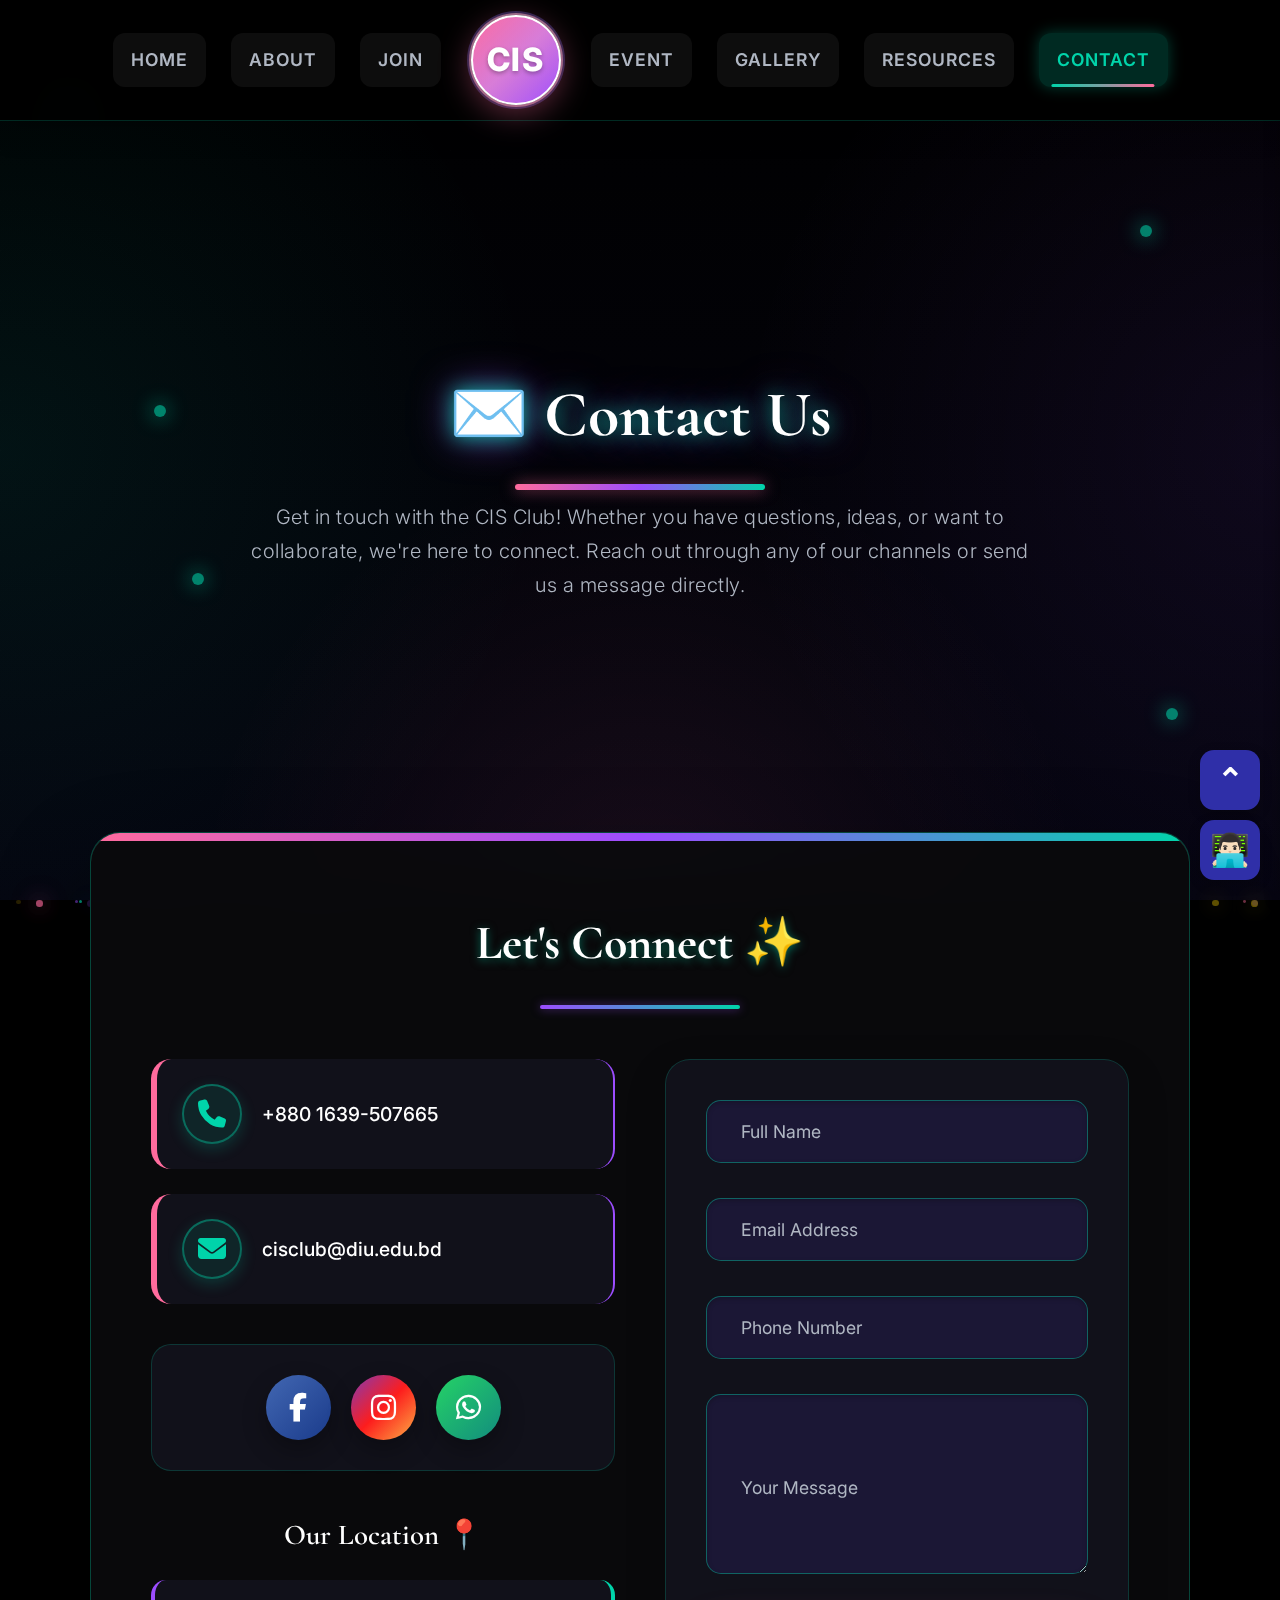
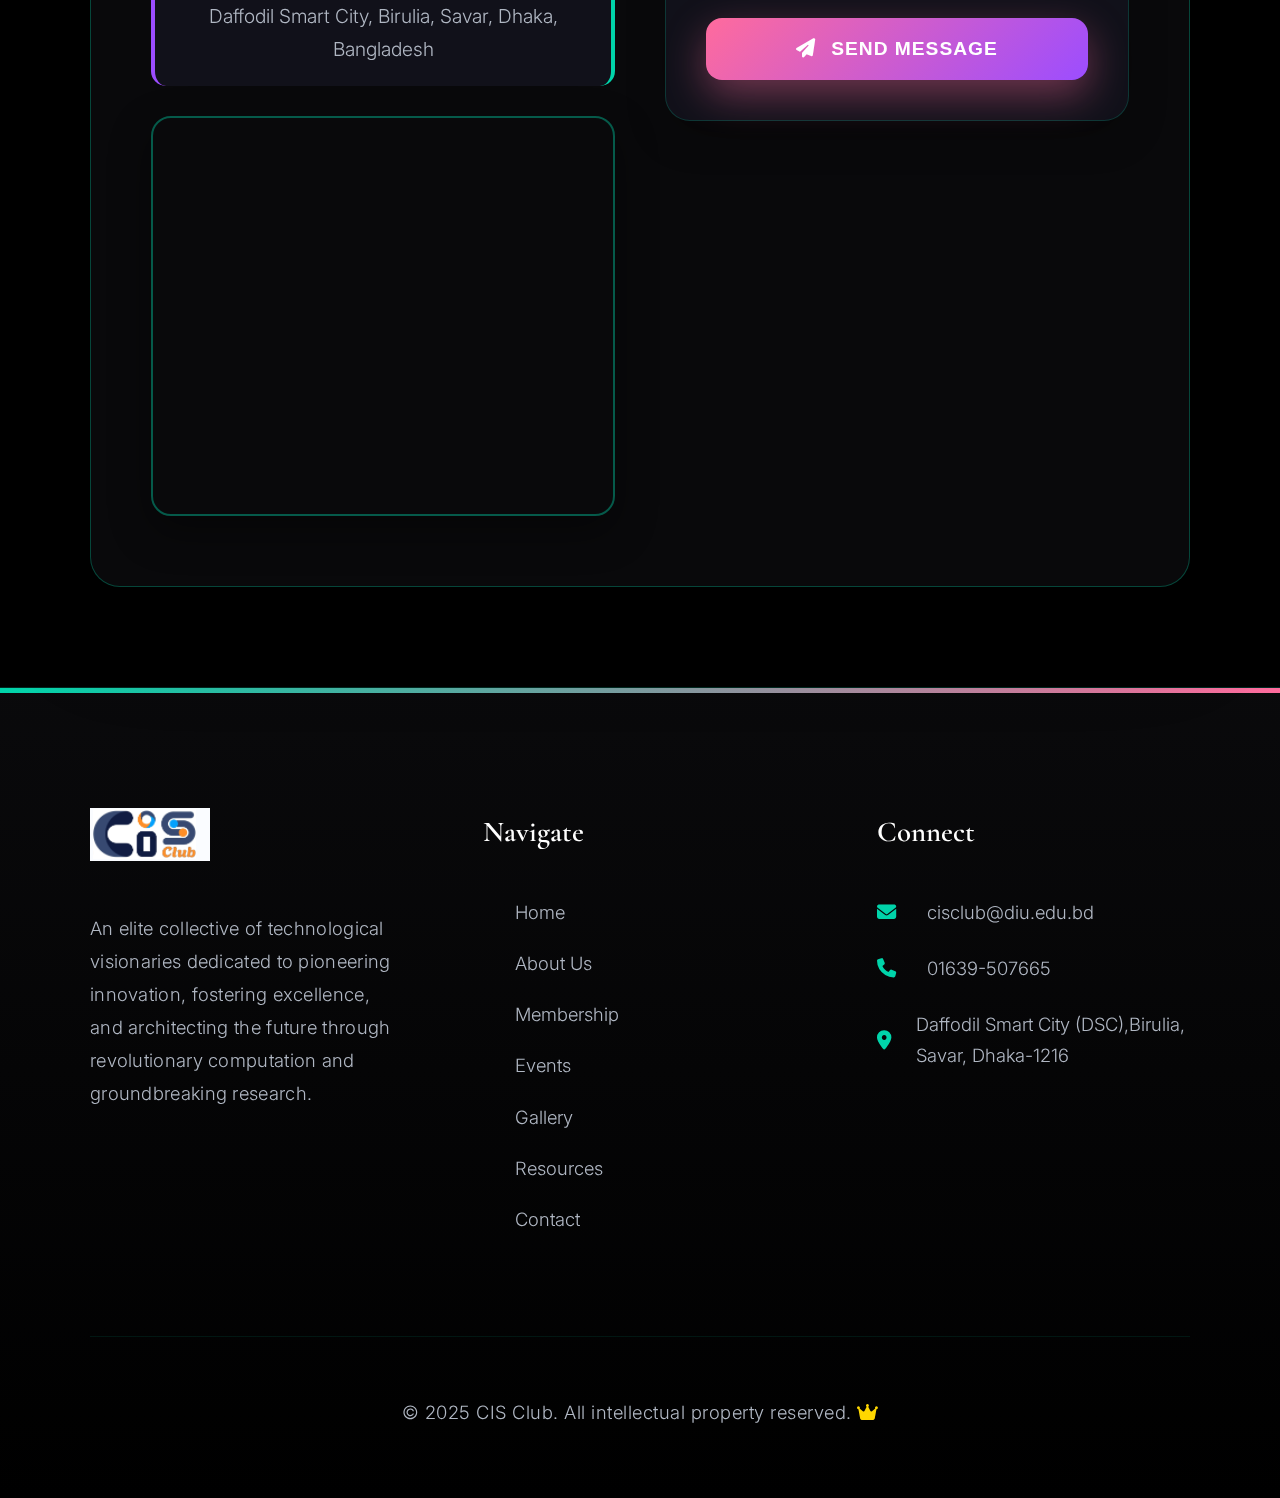
<file: contact.html>
<!DOCTYPE html>
<html lang="en">
<head>
    <meta charset="UTF-8">
    <meta name="viewport" content="width=device-width, initial-scale=1.0">
    <title>CIS Club — Contact ✨</title>
    <link rel="stylesheet" href="https://cdnjs.cloudflare.com/ajax/libs/font-awesome/6.4.0/css/all.min.css">
    <link href="https://fonts.googleapis.com/css2?family=Inter:wght@300;400;500;600;700;800;900&family=Cormorant+Garamond:wght@400;500;600;700&display=swap" rel="stylesheet">
    <style>
        /* ---------- GLOBAL STYLES (SAME AS INDEX) ---------- */
        :root {
            --primary: #00D4AA;
            --primary-dark: #00B894;
            --secondary: #9C4DFF;
            --accent: #FF6B9D;
            --gold: #FFD700;
            --platinum: #E5E4E2;
            --text: #FFFFFF;
            --text-secondary: #B0B7C3;
            --dark-bg: #000000;
            --card-bg: rgba(10, 10, 12, 0.9);
            --border: rgba(0, 212, 170, 0.2);
            --glow: rgba(0, 212, 170, 0.3);
        }

        * {
            box-sizing: border-box;
            margin: 0;
            padding: 0;
        }

        body {
            font-family: 'Inter', -apple-system, BlinkMacSystemFont, sans-serif;
            background-color: var(--dark-bg);
            color: var(--text);
            line-height: 1.7;
            min-height: 100vh;
            overflow-x: hidden;
            position: relative;
        }

        /* Aurora Background Animation (SAME AS INDEX) */
        .aurora-bg {
            position: fixed;
            top: 0;
            left: 0;
            width: 100%;
            height: 100%;
            z-index: -2;
            background: 
                radial-gradient(circle at 0% 50%, 
                    rgba(0, 212, 170, 0.08) 0%, 
                    transparent 40%),
                radial-gradient(circle at 100% 50%, 
                    rgba(156, 77, 255, 0.08) 0%, 
                    transparent 40%),
                radial-gradient(circle at 50% 100%, 
                    rgba(255, 107, 157, 0.08) 0%, 
                    transparent 40%),
                linear-gradient(180deg, #000000 0%, #050510 100%);
            animation: aurora-move 20s infinite alternate ease-in-out;
        }

        @keyframes aurora-move {
            0% {
                background-position: 0% 0%, 100% 50%, 50% 100%, 0% 0%;
                filter: hue-rotate(0deg);
            }
            33% {
                background-position: 100% 0%, 0% 50%, 50% 100%, 0% 0%;
            }
            66% {
                background-position: 0% 100%, 100% 50%, 0% 0%, 0% 0%;
            }
            100% {
                background-position: 100% 100%, 0% 50%, 100% 0%, 0% 0%;
                filter: hue-rotate(20deg);
            }
        }

        /* Animated Grid Overlay (SAME AS INDEX) */
        .grid-overlay {
            position: fixed;
            top: 0;
            left: 0;
            width: 100%;
            height: 100%;
            background-image: 
                linear-gradient(to right, rgba(255, 255, 255, 0.02) 1px, transparent 1px),
                linear-gradient(to bottom, rgba(255, 255, 255, 0.02) 1px, transparent 1px);
            background-size: 50px 50px;
            z-index: -1;
            opacity: 0.3;
            animation: grid-move 40s linear infinite;
        }

        @keyframes grid-move {
            0% { transform: translate(0, 0); }
            100% { transform: translate(50px, 50px); }
        }

        /* Floating Particles (SAME AS INDEX) */
        .particle-container {
            position: fixed;
            width: 100%;
            height: 100%;
            z-index: -1;
            pointer-events: none;
        }

        .particle {
            position: absolute;
            border-radius: 50%;
            pointer-events: none;
            animation: particle-float 20s infinite linear;
        }

        @keyframes particle-float {
            0% {
                transform: translateY(0) rotate(0deg);
                opacity: 0;
            }
            10% {
                opacity: 1;
            }
            90% {
                opacity: 1;
            }
            100% {
                transform: translateY(-100vh) rotate(360deg);
                opacity: 0;
            }
        }

        /* Decorative floating dots (SAME AS INDEX) */
        .decorative-dots {
            position: fixed;
            width: 100%;
            height: 100%;
            pointer-events: none;
            z-index: -1;
        }

        .dot {
            position: absolute;
            width: 12px;
            height: 12px;
            background: rgba(0, 212, 170, 0.6);
            border-radius: 50%;
            box-shadow: 0 0 20px rgba(0, 212, 170, 0.8);
            animation: float 8s infinite ease-in-out;
        }

        .dot:nth-child(1) { top: 10%; left: 5%; animation-delay: 0s; }
        .dot:nth-child(2) { top: 25%; right: 10%; animation-delay: 1s; }
        .dot:nth-child(3) { bottom: 35%; left: 15%; animation-delay: 2s; }
        .dot:nth-child(4) { bottom: 20%; right: 8%; animation-delay: 3s; }
        .dot:nth-child(5) { top: 45%; left: 12%; animation-delay: 4s; }

        @keyframes float {
            0%, 100% { transform: translateY(0) rotate(0); }
            50% { transform: translateY(-25px) rotate(180deg); }
        }

        /* Sparkle animation (SAME AS INDEX) */
        @keyframes sparkle {
            0%, 100% { opacity: 1; }
            50% { opacity: 0.5; }
        }

        a {
            text-decoration: none;
            color: inherit;
            transition: all 0.3s cubic-bezier(0.4, 0, 0.2, 1);
        }

        .container {
            max-width: 1400px;
            margin: 0 auto;
            padding: 0 40px;
            position: relative;
            z-index: 1;
        }

        section {
            position: relative;
            z-index: 1;
            padding: 120px 0;
        }

        /* Luxury Typography (SAME AS INDEX) */
        .luxury-title {
            font-family: 'Cormorant Garamond', serif;
            font-weight: 600;
            letter-spacing: 1px;
        }

        /* ---------- NAVBAR (EXACT SAME AS INDEX) ---------- */
        .navbar {
            position: sticky;
            top: 0;
            left: 0;
            width: 100%;
            display: flex;
            justify-content: center;
            align-items: center;
            background: rgba(0, 0, 0, 0.9);
            backdrop-filter: blur(30px);
            padding: 15px 30px;
            z-index: 1000;
            border-bottom: 1px solid rgba(0, 212, 170, 0.2);
            box-shadow: 0 4px 30px rgba(0, 0, 0, 0.3);
            transition: all 0.4s cubic-bezier(0.4, 0, 0.2, 1);
        }

        .navbar.scrolled {
            background: rgba(0, 0, 0, 0.95);
            box-shadow: 0 5px 30px rgba(0, 212, 170, 0.1);
        }

        .nav-left, .nav-right {
            display: flex;
            align-items: center;
            gap: 25px;
        }

        .logo {
            display: flex;
            align-items: center;
            justify-content: center;
            margin: 0 30px;
        }

        .logo-circle {
            width: 90px;
            height: 90px;
            border-radius: 50%;
            background: linear-gradient(135deg, var(--accent), var(--secondary));
            display: flex;
            align-items: center;
            justify-content: center;
            box-shadow: 
                0 8px 32px rgba(255, 107, 157, 0.4),
                0 0 0 2px rgba(255, 182, 193, 0.5),
                0 0 0 4px rgba(123, 104, 238, 0.3);
            border: 2px solid #ffffff;
            transition: all 0.4s cubic-bezier(0.175, 0.885, 0.32, 1.275);
            position: relative;
            overflow: hidden;
        }

        .logo-circle::before {
            content: '';
            position: absolute;
            width: 150%;
            height: 150%;
            background: linear-gradient(90deg, transparent, rgba(255,255,255,0.2), transparent);
            transform: rotate(45deg);
            animation: shine 3s infinite linear;
        }

        @keyframes shine {
            0% { transform: translateX(-100%) rotate(45deg); }
            100% { transform: translateX(100%) rotate(45deg); }
        }

        .logo-circle:hover {
            transform: scale(1.15) rotate(10deg);
            box-shadow: 
                0 12px 40px rgba(255, 107, 157, 0.6),
                0 0 0 3px rgba(255, 182, 193, 0.7),
                0 0 0 6px rgba(123, 104, 238, 0.4);
        }

        .logo-circle span {
            color: #ffffff;
            font-weight: 800;
            font-size: 32px;
            letter-spacing: 1.5px;
            text-align: center;
            text-shadow: 0 2px 4px rgba(0,0,0,0.3);
            z-index: 2;
        }

        /* Navbar links (SAME AS INDEX) */
        .nav-left a, .nav-right a {
            color: var(--text-secondary);
            font-weight: 600;
            padding: 12px 18px;
            border-radius: 12px;
            transition: all 0.3s ease;
            position: relative;
            overflow: hidden;
            background: rgba(255, 255, 255, 0.05);
            font-size: 1.1rem;
            text-transform: uppercase;
            letter-spacing: 1px;
        }

        .nav-left a::before, .nav-right a::before {
            content: '';
            position: absolute;
            bottom: 0;
            left: 50%;
            transform: translateX(-50%);
            width: 0;
            height: 3px;
            background: linear-gradient(90deg, var(--primary), var(--accent));
            border-radius: 3px;
            transition: width 0.3s ease;
        }

        .nav-left a:hover, .nav-right a:hover {
            color: var(--primary);
            background: rgba(255, 255, 255, 0.1);
            transform: translateY(-3px);
        }

        .nav-left a:hover::before, .nav-right a:hover::before {
            width: 80%;
        }

        /* Active link (FOR CONTACT) */
        .nav-right a[href*="contact.html"] {
            color: var(--primary);
            background: rgba(0, 212, 170, 0.2);
            box-shadow: 0 0 15px rgba(0, 212, 170, 0.3);
        }

        .nav-right a[href*="contact.html"]::before {
            width: 80%;
        }

        /* Mobile Menu Toggle (SAME AS INDEX) */
        .menu-toggle {
            display: none;
            width: 40px;
            height: 40px;
            position: relative;
            cursor: pointer;
            z-index: 1001;
        }

        .menu-toggle span {
            display: block;
            position: absolute;
            height: 3px;
            width: 100%;
            background: var(--primary);
            border-radius: 3px;
            opacity: 1;
            left: 0;
            transform: rotate(0deg);
            transition: .25s ease-in-out;
        }

        .menu-toggle span:nth-child(1) { top: 8px; }
        .menu-toggle span:nth-child(2) { top: 18px; }
        .menu-toggle span:nth-child(3) { top: 28px; }

        .menu-toggle.active span:nth-child(1) {
            top: 18px;
            transform: rotate(135deg);
        }

        .menu-toggle.active span:nth-child(2) {
            opacity: 0;
            left: -60px;
        }

        .menu-toggle.active span:nth-child(3) {
            top: 18px;
            transform: rotate(-135deg);
        }

        /* ---------- CONTACT TITLE ---------- */
        .contact-title {
            text-align: center;
            margin: 120px 0 60px;
            position: relative;
        }

        .contact-title h1 {
            font-family: 'Cormorant Garamond', serif;
            font-size: 4.5rem;
            color: var(--text);
            margin-bottom: 30px;
            font-weight: 700;
            text-shadow: 
                0 0 20px rgba(0, 212, 170, 0.8),
                0 0 40px rgba(156, 77, 255, 0.6);
            position: relative;
            display: inline-block;
        }

        .contact-title h1::after {
            content: '';
            position: absolute;
            bottom: -20px;
            left: 50%;
            transform: translateX(-50%);
            width: 250px;
            height: 6px;
            background: linear-gradient(90deg, var(--accent), var(--secondary), var(--primary));
            border-radius: 3px;
            box-shadow: 0 0 15px rgba(255, 107, 157, 0.6);
        }

        .contact-subtitle {
            font-size: 1.25rem;
            color: var(--text-secondary);
            max-width: 800px;
            margin: 0 auto 50px;
            text-align: center;
            font-weight: 300;
            letter-spacing: 0.5px;
        }

        /* ---------- CONTACT SECTION ---------- */
        .contact-section {
            background: var(--card-bg);
            border-radius: 30px;
            padding: 70px 60px;
            border: 1px solid rgba(0, 212, 170, 0.3);
            box-shadow: 
                0 40px 100px rgba(0, 0, 0, 0.3),
                inset 0 1px 0 rgba(255, 255, 255, 0.1);
            backdrop-filter: blur(30px);
            position: relative;
            overflow: hidden;
            max-width: 1200px;
            margin: 0 auto 100px;
        }

        .contact-section::before {
            content: '';
            position: absolute;
            top: 0;
            left: 0;
            width: 100%;
            height: 8px;
            background: linear-gradient(90deg, var(--accent), var(--secondary), var(--primary));
        }

        .contact-section h2 {
            font-family: 'Cormorant Garamond', serif;
            font-size: 3rem;
            color: var(--text);
            margin-bottom: 50px;
            text-align: center;
            font-weight: 700;
            text-shadow: 0 2px 10px rgba(0, 212, 170, 0.5);
            position: relative;
            padding-bottom: 25px;
        }

        .contact-section h2::after {
            content: '';
            position: absolute;
            bottom: 0;
            left: 50%;
            transform: translateX(-50%);
            width: 200px;
            height: 4px;
            background: linear-gradient(90deg, var(--secondary), var(--primary));
            border-radius: 2px;
            box-shadow: 0 0 10px rgba(156, 77, 255, 0.5);
        }

        /* ---------- CONTACT GRID ---------- */
        .contact-grid {
            display: grid;
            grid-template-columns: 1fr 1fr;
            gap: 50px;
        }

        /* ---------- CONTACT INFO ---------- */
        .contact-info {
            display: flex;
            flex-direction: column;
            gap: 25px;
        }

        .contact-info div {
            display: flex;
            align-items: center;
            gap: 20px;
            background: rgba(20, 20, 30, 0.8);
            padding: 25px;
            border-radius: 20px;
            transition: all 0.4s cubic-bezier(0.175, 0.885, 0.32, 1.275);
            border-left: 6px solid var(--accent);
            border-right: 2px solid var(--secondary);
        }

        .contact-info div:hover {
            background: rgba(0, 212, 170, 0.15);
            transform: translateX(10px) translateY(-5px);
            box-shadow: 0 15px 30px rgba(0, 212, 170, 0.2);
        }

        .contact-info i {
            color: var(--primary);
            font-size: 28px;
            width: 60px;
            height: 60px;
            display: flex;
            align-items: center;
            justify-content: center;
            background: rgba(0, 212, 170, 0.1);
            border-radius: 50%;
            border: 2px solid rgba(0, 212, 170, 0.4);
            box-shadow: 0 5px 15px rgba(0, 212, 170, 0.2);
        }

        .contact-info span {
            font-size: 1.2rem;
            color: var(--text);
            font-weight: 500;
        }

        /* ---------- SOCIAL ICONS ---------- */
        .social-icons {
            display: flex;
            justify-content: center;
            gap: 20px;
            margin: 40px 0;
            padding: 30px;
            background: rgba(20, 20, 30, 0.8);
            border-radius: 20px;
            border: 1px solid rgba(0, 212, 170, 0.2);
        }

        .social-icons a {
            width: 65px;
            height: 65px;
            border-radius: 50%;
            display: flex;
            align-items: center;
            justify-content: center;
            font-size: 1.8rem;
            transition: all 0.4s cubic-bezier(0.175, 0.885, 0.32, 1.275);
            position: relative;
            overflow: hidden;
            box-shadow: 0 10px 25px rgba(0, 0, 0, 0.3);
        }

        /* Individual icon styles with gradients */
        .social-icons a.fb {
            background: linear-gradient(135deg, #4267B2, #1a3b8b);
            color: white;
        }
        .social-icons a.insta {
            background: linear-gradient(135deg, #833AB4, #FD1D1D, #FCAF45);
            color: white;
        }
        .social-icons a.wp {
            background: linear-gradient(135deg, #25D366, #128C7E);
            color: white;
        }

        .social-icons a::before {
            content: '';
            position: absolute;
            top: 0;
            left: -100%;
            width: 100%;
            height: 100%;
            background: linear-gradient(90deg, transparent, rgba(255,255,255,0.2), transparent);
            transition: left 0.7s;
        }

        .social-icons a:hover {
            transform: translateY(-10px) scale(1.15);
            box-shadow: 0 20px 40px rgba(0,0,0,0.4);
        }

        .social-icons a:hover::before {
            left: 100%;
        }

        /* ---------- LOCATION SECTION ---------- */
        .location-container {
            margin-top: 40px;
        }

        .location-container h3 {
            color: var(--text);
            font-size: 1.8rem;
            margin-bottom: 20px;
            text-align: center;
            font-weight: 600;
            font-family: 'Cormorant Garamond', serif;
        }

        .location-address {
            color: var(--text-secondary);
            text-align: center;
            margin-bottom: 30px;
            font-size: 1.2rem;
            padding: 20px;
            background: rgba(20, 20, 30, 0.8);
            border-radius: 15px;
            border-left: 4px solid var(--secondary);
            border-right: 4px solid var(--primary);
            line-height: 1.7;
            font-weight: 300;
        }

        /* ---------- MAP ---------- */
        .map-container {
            width: 100%;
            height: 400px;
            border-radius: 20px;
            overflow: hidden;
            box-shadow: 0 15px 40px rgba(0, 0, 0, 0.4);
            border: 2px solid rgba(0, 212, 170, 0.4);
            transition: all 0.3s ease;
        }

        .map-container:hover {
            border-color: var(--accent);
            box-shadow: 0 20px 50px rgba(255, 107, 157, 0.3);
        }

        .map-container iframe {
            width: 100%;
            height: 100%;
            border: 0;
        }

        /* ---------- CONTACT FORM ---------- */
        .contact-form {
            background: rgba(20, 20, 30, 0.8);
            padding: 40px;
            border-radius: 25px;
            border: 1px solid rgba(0, 212, 170, 0.2);
            box-shadow: 0 15px 40px rgba(0, 0, 0, 0.2);
        }

        .contact-form .form-group {
            position: relative;
            margin-bottom: 35px;
        }

        .contact-form input, .contact-form textarea {
            width: 100%;
            padding: 20px 25px;
            border: 1px solid rgba(0, 212, 170, 0.4);
            border-radius: 15px;
            background: rgba(30, 25, 60, 0.8);
            color: var(--text);
            font-size: 1.1rem;
            transition: 0.4s;
            font-family: 'Inter', sans-serif;
            box-shadow: inset 0 2px 5px rgba(0, 0, 0, 0.2);
        }

        .contact-form input:focus, .contact-form textarea:focus {
            outline: none;
            border-color: var(--secondary);
            box-shadow: 
                0 0 0 3px rgba(156, 77, 255, 0.3),
                inset 0 2px 5px rgba(0, 0, 0, 0.2);
            background: rgba(35, 30, 70, 0.9);
        }

        .contact-form input::placeholder, .contact-form textarea::placeholder {
            color: rgba(255, 255, 255, 0.5);
        }

        .contact-form label {
            position: absolute;
            top: 50%;
            left: 25px;
            transform: translateY(-50%);
            color: var(--text-secondary);
            transition: 0.3s;
            pointer-events: none;
            background: transparent;
            padding: 0 10px;
            font-size: 1.1rem;
        }

        .contact-form input:focus + label,
        .contact-form input:not(:placeholder-shown) + label,
        .contact-form textarea:focus + label,
        .contact-form textarea:not(:placeholder-shown) + label {
            top: -12px;
            left: 15px;
            font-size: 0.9rem;
            color: var(--primary);
            background: rgba(30, 25, 60, 0.9);
            padding: 0 12px;
            font-weight: 600;
            border-radius: 4px;
            border: 1px solid rgba(0, 212, 170, 0.3);
        }

        .contact-form textarea {
            resize: vertical;
            min-height: 180px;
        }

        .contact-form button {
            background: linear-gradient(135deg, var(--accent), var(--secondary));
            color: white;
            border: none;
            padding: 20px 40px;
            border-radius: 16px;
            font-size: 1.2rem;
            font-weight: 600;
            cursor: pointer;
            transition: all 0.4s cubic-bezier(0.175, 0.885, 0.32, 1.275);
            display: flex;
            align-items: center;
            justify-content: center;
            gap: 15px;
            width: 100%;
            letter-spacing: 1px;
            box-shadow: 0 15px 40px rgba(255, 107, 157, 0.4);
            position: relative;
            overflow: hidden;
            text-transform: uppercase;
        }

        .contact-form button::before {
            content: '';
            position: absolute;
            top: 0;
            left: -100%;
            width: 100%;
            height: 100%;
            background: linear-gradient(90deg, transparent, rgba(255,255,255,0.2), transparent);
            transition: left 0.7s;
        }

        .contact-form button:hover {
            background: linear-gradient(135deg, var(--secondary), var(--primary));
            transform: translateY(-5px);
            box-shadow: 0 20px 50px rgba(156, 77, 255, 0.5);
        }

        .contact-form button:hover::before {
            left: 100%;
        }

        .contact-form button:active {
            transform: translateY(-2px);
        }

        .success-msg {
            color: var(--primary);
            margin-top: 25px;
            display: none;
            font-weight: 600;
            text-align: center;
            padding: 20px;
            background: rgba(0, 212, 170, 0.1);
            border-radius: 15px;
            border-left: 4px solid var(--primary);
            border-right: 4px solid var(--accent);
            font-size: 1.1rem;
        }

        .error-msg {
            color: var(--accent);
            font-size: 0.9rem;
            margin-top: 10px;
            display: block;
            font-weight: 500;
        }

        /* ---------- FOOTER (EXACT SAME AS INDEX) ---------- */
        footer {
            background: linear-gradient(to top, rgba(0, 0, 0, 0.98), rgba(10, 10, 12, 0.95));
            padding: 120px 0 70px;
            border-top: 1px solid rgba(0, 212, 170, 0.2);
            position: relative;
            overflow: hidden;
        }

        footer::before {
            content: '';
            position: absolute;
            top: 0;
            left: 0;
            width: 100%;
            height: 5px;
            background: linear-gradient(90deg, var(--primary), var(--accent));
        }

        .footer-content {
            display: grid;
            grid-template-columns: repeat(auto-fit, minmax(280px, 1fr));
            gap: 80px;
            margin-bottom: 80px;
        }

        .footer-logo {
            font-family: 'Cormorant Garamond', serif;
            font-size: 2.5rem;
            font-weight: 700;
            background: linear-gradient(135deg, var(--primary), var(--platinum));
            -webkit-background-clip: text;
            -webkit-text-fill-color: transparent;
            background-clip: text;
            margin-bottom: 30px;
            display: flex;
            align-items: center;
            gap: 15px;
        }

        .footer-description {
            color: var(--text-secondary);
            line-height: 1.8;
            font-size: 1.15rem;
            font-weight: 300;
            letter-spacing: 0.3px;
        }

        .footer-links h4, .footer-contact h4 {
            font-family: 'Cormorant Garamond', serif;
            font-size: 1.8rem;
            font-weight: 600;
            margin-bottom: 40px;
            color: var(--text);
        }

        .footer-links ul {
            list-style: none;
        }

        .footer-links li {
            margin-bottom: 20px;
        }

        .footer-links a {
            color: var(--text-secondary);
            font-weight: 300;
            font-size: 1.15rem;
            transition: all 0.3s ease;
            display: flex;
            align-items: center;
            gap: 15px;
        }

        .footer-links a:hover {
            color: var(--primary);
            padding-left: 15px;
        }

        .footer-links a::before {
            content: '→';
            color: var(--primary);
            opacity: 0;
            transition: all 0.3s ease;
        }

        .footer-links a:hover::before {
            opacity: 1;
        }

        .footer-contact p {
            color: var(--text-secondary);
            margin-bottom: 25px;
            display: flex;
            align-items: center;
            gap: 20px;
            font-weight: 300;
            font-size: 1.15rem;
        }

        .footer-contact i {
            color: var(--primary);
            font-size: 1.2rem;
            width: 30px;
        }

        .footer-bottom {
            text-align: center;
            padding-top: 60px;
            border-top: 1px solid rgba(0, 212, 170, 0.1);
            color: var(--text-secondary);
            font-weight: 300;
            font-size: 1.15rem;
            letter-spacing: 0.5px;
        }

        /* ---------- RESPONSIVE DESIGN ---------- */
        @media (max-width: 1400px) {
            .container {
                max-width: 1200px;
                padding: 0 50px;
            }
            
            .contact-title h1 {
                font-size: 4rem;
            }
        }

        @media (max-width: 1200px) {
            .contact-title h1 {
                font-size: 3.5rem;
            }
            
            .contact-section {
                padding: 60px 50px;
            }
        }

        @media (max-width: 992px) {
            /* Navigation */
            .navbar {
                flex-wrap: wrap;
                justify-content: center;
                gap: 15px;
                padding: 12px 20px;
            }
            
            .nav-left, .nav-right {
                display: none;
            }
            
            .nav-left.active, .nav-right.active {
                display: flex;
                flex: 1 1 100%;
                justify-content: center;
                gap: 15px;
                margin-top: 15px;
            }
            
            .logo-circle {
                width: 70px;
                height: 70px;
            }
            
            .logo-circle span {
                font-size: 24px;
            }
            
            .menu-toggle {
                display: block;
                position: absolute;
                right: 20px;
                top: 20px;
            }
            
            /* Contact Title */
            .contact-title h1 {
                font-size: 3rem;
                margin: 80px 0 40px;
            }
            
            .contact-subtitle {
                font-size: 1.15rem;
                padding: 0 20px;
            }
            
            .contact-grid {
                grid-template-columns: 1fr;
                gap: 40px;
            }
            
            .contact-section {
                padding: 50px 40px;
                margin-bottom: 60px;
            }
        }

        @media (max-width: 768px) {
            .contact-title h1 {
                font-size: 2.5rem;
            }
            
            .contact-subtitle {
                font-size: 1.1rem;
                margin-bottom: 30px;
            }
            
            .contact-section h2 {
                font-size: 2.2rem;
            }
            
            .contact-section {
                padding: 40px 30px;
                border-radius: 25px;
            }
            
            .contact-info div {
                padding: 20px;
            }
            
            .contact-info i {
                width: 50px;
                height: 50px;
                font-size: 24px;
            }
            
            .contact-info span {
                font-size: 1.1rem;
            }
            
            .social-icons {
                padding: 25px;
            }
            
            .social-icons a {
                width: 60px;
                height: 60px;
                font-size: 1.6rem;
            }
            
            .map-container {
                height: 350px;
            }
            
            .contact-form {
                padding: 30px;
            }
            
            .contact-form input, .contact-form textarea {
                padding: 18px 20px;
                font-size: 1rem;
            }
            
            .contact-form button {
                padding: 18px 35px;
                font-size: 1.1rem;
            }
        }

        @media (max-width: 576px) {
            .contact-title h1 {
                font-size: 2.2rem;
            }
            
            .contact-title h1::after {
                width: 200px;
            }
            
            .contact-subtitle {
                font-size: 1rem;
                padding: 0 15px;
            }
            
            .contact-section h2 {
                font-size: 1.8rem;
            }
            
            .contact-section {
                padding: 30px 20px;
                border-radius: 20px;
            }
            
            .contact-info div {
                flex-direction: column;
                text-align: center;
                gap: 15px;
                padding: 20px 15px;
            }
            
            .contact-info span {
                font-size: 1rem;
            }
            
            .social-icons {
                padding: 20px;
                gap: 15px;
            }
            
            .social-icons a {
                width: 55px;
                height: 55px;
                font-size: 1.5rem;
            }
            
            .map-container {
                height: 300px;
            }
            
            .contact-form {
                padding: 25px;
            }
            
            .contact-form button {
                padding: 16px 30px;
                font-size: 1rem;
            }
            
            .navbar {
                padding: 10px 15px;
            }
            
            .logo-circle {
                width: 60px;
                height: 60px;
            }
            
            .logo-circle span {
                font-size: 20px;
            }
        }
    </style>
</head>
<body>
    <!-- Aurora Background (SAME AS INDEX) -->
    <div class="aurora-bg"></div>
    <div class="grid-overlay"></div>
    
    <!-- Particle Container (SAME AS INDEX) -->
    <div class="particle-container" id="particleContainer"></div>
    
    <!-- Decorative dots (SAME AS INDEX) -->
    <div class="decorative-dots">
        <div class="dot"></div>
        <div class="dot"></div>
        <div class="dot"></div>
        <div class="dot"></div>
        <div class="dot"></div>
    </div>
    
    <!-- ---------- NAVBAR (SAME AS INDEX) ---------- -->
    <header>
        <nav class="navbar">
            <div class="menu-toggle" id="menuToggle">
                <span></span>
                <span></span>
                <span></span>
            </div>
            
            <div class="nav-left" id="navLeft">
                <a href="index.html">Home</a>
                <a href="about.html">About</a>
                <a href="join.html">Join</a>
            </div>
            
            <div class="logo">
                <div class="logo-circle">
                    <span>CIS</span>
                </div>
            </div>
            
            <div class="nav-right" id="navRight">
                <a href="events.html">Event</a>
                <a href="gallery.html">Gallery</a>
                <a href="resourse.html">Resources</a>
                <a href="contact.html">Contact</a>
                
            </div>
        </nav>
    </header>
    
    <!-- ---------- CONTACT TITLE ---------- -->
    <section class="contact-title">
        <h1>✉️ Contact Us</h1>
        <p class="contact-subtitle">Get in touch with the CIS Club! Whether you have questions, ideas, or want to collaborate, we're here to connect. Reach out through any of our channels or send us a message directly.</p>
    </section>
    
    <!-- ---------- CONTACT SECTION ---------- -->
    <div class="container">
        <div class="contact-section">
            <h2>Let's Connect ✨</h2>
            <div class="contact-grid">
                <!-- Contact Info & Map -->
                <div>
                    <div class="contact-info">
                        <div>
                            <i class="fas fa-phone"></i>
                            <span>+880 1639-507665</span>
                        </div>
                        <div>
                            <i class="fas fa-envelope"></i>
                            <span>cisclub@diu.edu.bd</span>
                        </div>
                    </div>
                    
                    <!-- Social Icons Section -->
                    <div class="social-icons">
                        <a href="https://www.facebook.com/share/1G9BFPZZxe/" class="fb" title="Facebook">
                            <i class="fab fa-facebook-f"></i>
                        </a>
                        <a href="#" class="insta" title="Instagram">
                            <i class="fab fa-instagram"></i>
                        </a>
                        <a href="https://chat.whatsapp.com/KmBSnW1gGSd1gLxcMAb94D" class="wp" title="WhatsApp">
                            <i class="fab fa-whatsapp"></i>
                        </a>
                    </div>
                    
                    <!-- Location Section -->
                    <div class="location-container">
                        <h3>Our Location 📍</h3>
                        <div class="location-address">
                            Daffodil Smart City, Birulia, Savar, Dhaka, Bangladesh
                        </div>
                        <div class="map-container">
                            <iframe 
                                src="https://www.google.com/maps/embed?pb=!1m18!1m12!1m3!1d3650.636832506686!2d90.26211937524778!3d23.810977078625763!2m3!1f0!2f0!3f0!3m2!1i1024!2i768!4f13.1!3m3!1m2!1s0x3755ebd3fd6cfb33%3A0x399f3f1c36b0e3d5!2sDaffodil%20Smart%20City%2C%20Birulia%2C%20Savar%2C%20Dhaka%2C%20Bangladesh!5e0!3m2!1sen!2s!4v1710173580456!5m2!1sen!2s"
                                style="border:0;" 
                                allowfullscreen="" 
                                loading="lazy" 
                                referrerpolicy="no-referrer-when-downgrade">
                            </iframe>
                        </div>
                    </div>
                </div>

                <!-- Contact Form -->
                <div>
                    <form class="contact-form" id="contactForm" novalidate>
                        <div class="form-group">
                            <input type="text" id="cname" name="cname" placeholder=" " required>
                            <label for="cname">Full Name</label>
                            <small class="error-msg" id="cnameError"></small>
                        </div>
                        <div class="form-group">
                            <input type="email" id="cemail" name="cemail" placeholder=" " required>
                            <label for="cemail">Email Address</label>
                            <small class="error-msg" id="cemailError"></small>
                        </div>
                        <div class="form-group">
                            <input type="tel" id="cphone" name="cphone" placeholder=" " required>
                            <label for="cphone">Phone Number</label>
                            <small class="error-msg" id="cphoneError"></small>
                        </div>
                        <div class="form-group">
                            <textarea id="cmessage" name="cmessage" placeholder=" " required></textarea>
                            <label for="cmessage">Your Message</label>
                            <small class="error-msg" id="cmessageError"></small>
                        </div>
                        <button type="submit">
                            <i class="fas fa-paper-plane"></i> Send Message
                        </button>
                        <div class="success-msg" id="contactSuccess"></div>
                    </form>
                </div>
            </div>
        </div>
    </div>
    
    <!-- ---------- FOOTER (EXACT SAME AS INDEX) ---------- -->
    <footer>
        <div class="container">
            <div class="footer-content">
                <div class="footer-about">
                    <div class="footer-logo">
                        <a href="#">
                            <img src="gallery/logo.png" alt="">
                        </a>
                    </div>
                    <p class="footer-description">
                        An elite collective of technological visionaries dedicated to pioneering innovation, 
                        fostering excellence, and architecting the future through revolutionary computation 
                        and groundbreaking research.
                    </p>
                </div>
                
                <div class="footer-links">
                    <h4>Navigate</h4>
                    <ul>
                        <li><a href="index.html">Home</a></li>
                        <li><a href="about.html">About Us</a></li>
                        <li><a href="join.html">Membership</a></li>
                        <li><a href="events.html">Events</a></li>
                        <li><a href="gallery.html">Gallery</a></li>
                        <li><a href="resourse.html">Resources</a></li>
                        <li><a href="contact.html">Contact</a></li>
                    </ul>
                </div>
                
                <div class="footer-contact">
                    <h4>Connect</h4>
                    <p><i class="fas fa-envelope"></i>cisclub@diu.edu.bd</p>
                    <p><i class="fas fa-phone"></i> 01639-507665</p>
                    <p><i class="fas fa-map-marker-alt"></i>Daffodil Smart City (DSC),Birulia, Savar, Dhaka-1216</p>
                </div>
            </div>
            
            <div class="footer-bottom">
                <p>&copy; 2025 CIS Club. All intellectual property reserved. <i class="fas fa-crown" style="color: var(--gold);"></i></p>
            </div>
        </div>
    </footer>

    <script>
        document.addEventListener('DOMContentLoaded', function () {
            // Create particles (SAME AS INDEX)
            const particleContainer = document.getElementById('particleContainer');
            
            function createParticle() {
                const particle = document.createElement('div');
                particle.className = 'particle';
                
                const size = Math.random() * 6 + 2;
                const posX = Math.random() * 100;
                const delay = Math.random() * 20;
                const duration = Math.random() * 30 + 15;
                const colors = ['#00D4AA', '#9C4DFF', '#FF6B9D', '#FFD700'];
                const color = colors[Math.floor(Math.random() * colors.length)];
                
                particle.style.width = `${size}px`;
                particle.style.height = `${size}px`;
                particle.style.left = `${posX}%`;
                particle.style.bottom = `-${size}px`;
                particle.style.background = color;
                particle.style.boxShadow = `0 0 20px ${color}, 0 0 40px ${color}`;
                particle.style.opacity = Math.random() * 0.6 + 0.1;
                particle.style.animationDelay = `${delay}s`;
                particle.style.animationDuration = `${duration}s`;
                
                particleContainer.appendChild(particle);
                
                setTimeout(() => {
                    if (particle.parentNode === particleContainer) {
                        particleContainer.removeChild(particle);
                    }
                }, duration * 1000);
            }
            
            for (let i = 0; i < 40; i++) {
                createParticle();
            }
            
            setInterval(createParticle, 300);
            
            // -------- MOBILE MENU TOGGLE (SAME AS INDEX) --------
            const menuToggle = document.getElementById('menuToggle');
            const navLeft = document.getElementById('navLeft');
            const navRight = document.getElementById('navRight');
            
            if (menuToggle) {
                menuToggle.addEventListener('click', function () {
                    menuToggle.classList.toggle('active');
                    navLeft.classList.toggle('active');
                    navRight.classList.toggle('active');
                    document.body.style.overflow = navLeft.classList.contains('active') ? 'hidden' : 'auto';
                });
                
                document.querySelectorAll('.nav-left a, .nav-right a').forEach(link => {
                    link.addEventListener('click', function() {
                        menuToggle.classList.remove('active');
                        navLeft.classList.remove('active');
                        navRight.classList.remove('active');
                        document.body.style.overflow = 'auto';
                    });
                });
            }
            
            // -------- FORM VALIDATION --------
            const form = document.getElementById("contactForm");
            const successMsg = document.getElementById("contactSuccess");

            function validateRequired(field) {
                const value = field.value.trim();
                const errorElement = document.getElementById(field.id + 'Error');
                if (!value) { 
                    errorElement.textContent = "This field is required"; 
                    field.style.borderColor = "var(--accent)";
                    return false; 
                } else { 
                    errorElement.textContent = ""; 
                    field.style.borderColor = "var(--secondary)";
                    return true; 
                }
            }

            function validateEmail(field) {
                const value = field.value.trim();
                const errorElement = document.getElementById(field.id + 'Error');
                const emailRegex = /^[^\s@]+@[^\s@]+\.[^\s@]+$/;
                if (!value) { 
                    errorElement.textContent = "Email is required"; 
                    field.style.borderColor = "var(--accent)";
                    return false; 
                } else if (!emailRegex.test(value)) { 
                    errorElement.textContent = "Enter a valid email"; 
                    field.style.borderColor = "var(--accent)";
                    return false; 
                } else { 
                    errorElement.textContent = ""; 
                    field.style.borderColor = "var(--secondary)";
                    return true; 
                }
            }

            form.addEventListener("submit", e => {
                e.preventDefault();
                let valid = true;
                if (!validateRequired(form.cname)) valid = false;
                if (!validateEmail(form.cemail)) valid = false;
                if (!validateRequired(form.cphone)) valid = false;
                if (!validateRequired(form.cmessage)) valid = false;

                if (valid) {
                    successMsg.textContent = "✨ Thank you! Your message has been sent successfully!";
                    successMsg.style.display = 'block';
                    form.reset();
                    
                    // Reset floating labels
                    form.querySelectorAll('input, textarea').forEach(field => {
                        field.style.borderColor = "rgba(0, 212, 170, 0.4)";
                    });
                    
                    setTimeout(() => successMsg.style.display = 'none', 5000);
                } else { 
                    successMsg.style.display = 'none'; 
                }
            });
            
            // Add input event listeners for real-time validation
            const inputs = form.querySelectorAll('input, textarea');
            inputs.forEach(input => {
                input.addEventListener('input', function() {
                    if (this.type === 'email') {
                        validateEmail(this);
                    } else {
                        validateRequired(this);
                    }
                });
            });
            
            // -------- NAVBAR SCROLL EFFECT (SAME AS INDEX) --------
            const navbar = document.querySelector('.navbar');
            window.addEventListener('scroll', function() {
                if (window.scrollY > 50) {
                    navbar.classList.add('scrolled');
                } else {
                    navbar.classList.remove('scrolled');
                }
            });
            
            // -------- PAGE TITLE ANIMATION --------
            const pageTitle = document.querySelector('title');
            const originalTitle = pageTitle.textContent;
            
            window.addEventListener('focus', () => {
                pageTitle.textContent = originalTitle;
            });
            
            window.addEventListener('blur', () => {
                pageTitle.textContent = originalTitle;
            });
            
            // -------- CONTACT ITEMS ANIMATION --------
            const contactItems = document.querySelectorAll('.contact-info div, .social-icons, .map-container, .contact-form');
            contactItems.forEach((item, index) => {
                item.style.opacity = '0';
                item.style.transform = 'translateY(30px)';
                
                setTimeout(() => {
                    item.style.transition = 'opacity 0.6s ease, transform 0.6s ease';
                    item.style.opacity = '1';
                    item.style.transform = 'translateY(0)';
                }, 100 + (index * 100));
            });
            
            // -------- LOGIN BUTTON (SAME AS INDEX) --------
            const loginBtn = document.getElementById('loginBtn');
            if (loginBtn) {
                loginBtn.addEventListener('click', function (e) {
                    e.preventDefault();
                    alert('Login functionality would open here. For demo, this is a placeholder.');
                });
            }
        });
    </script>
    <script src="script.js"></script>
</body>
</html>
</file>
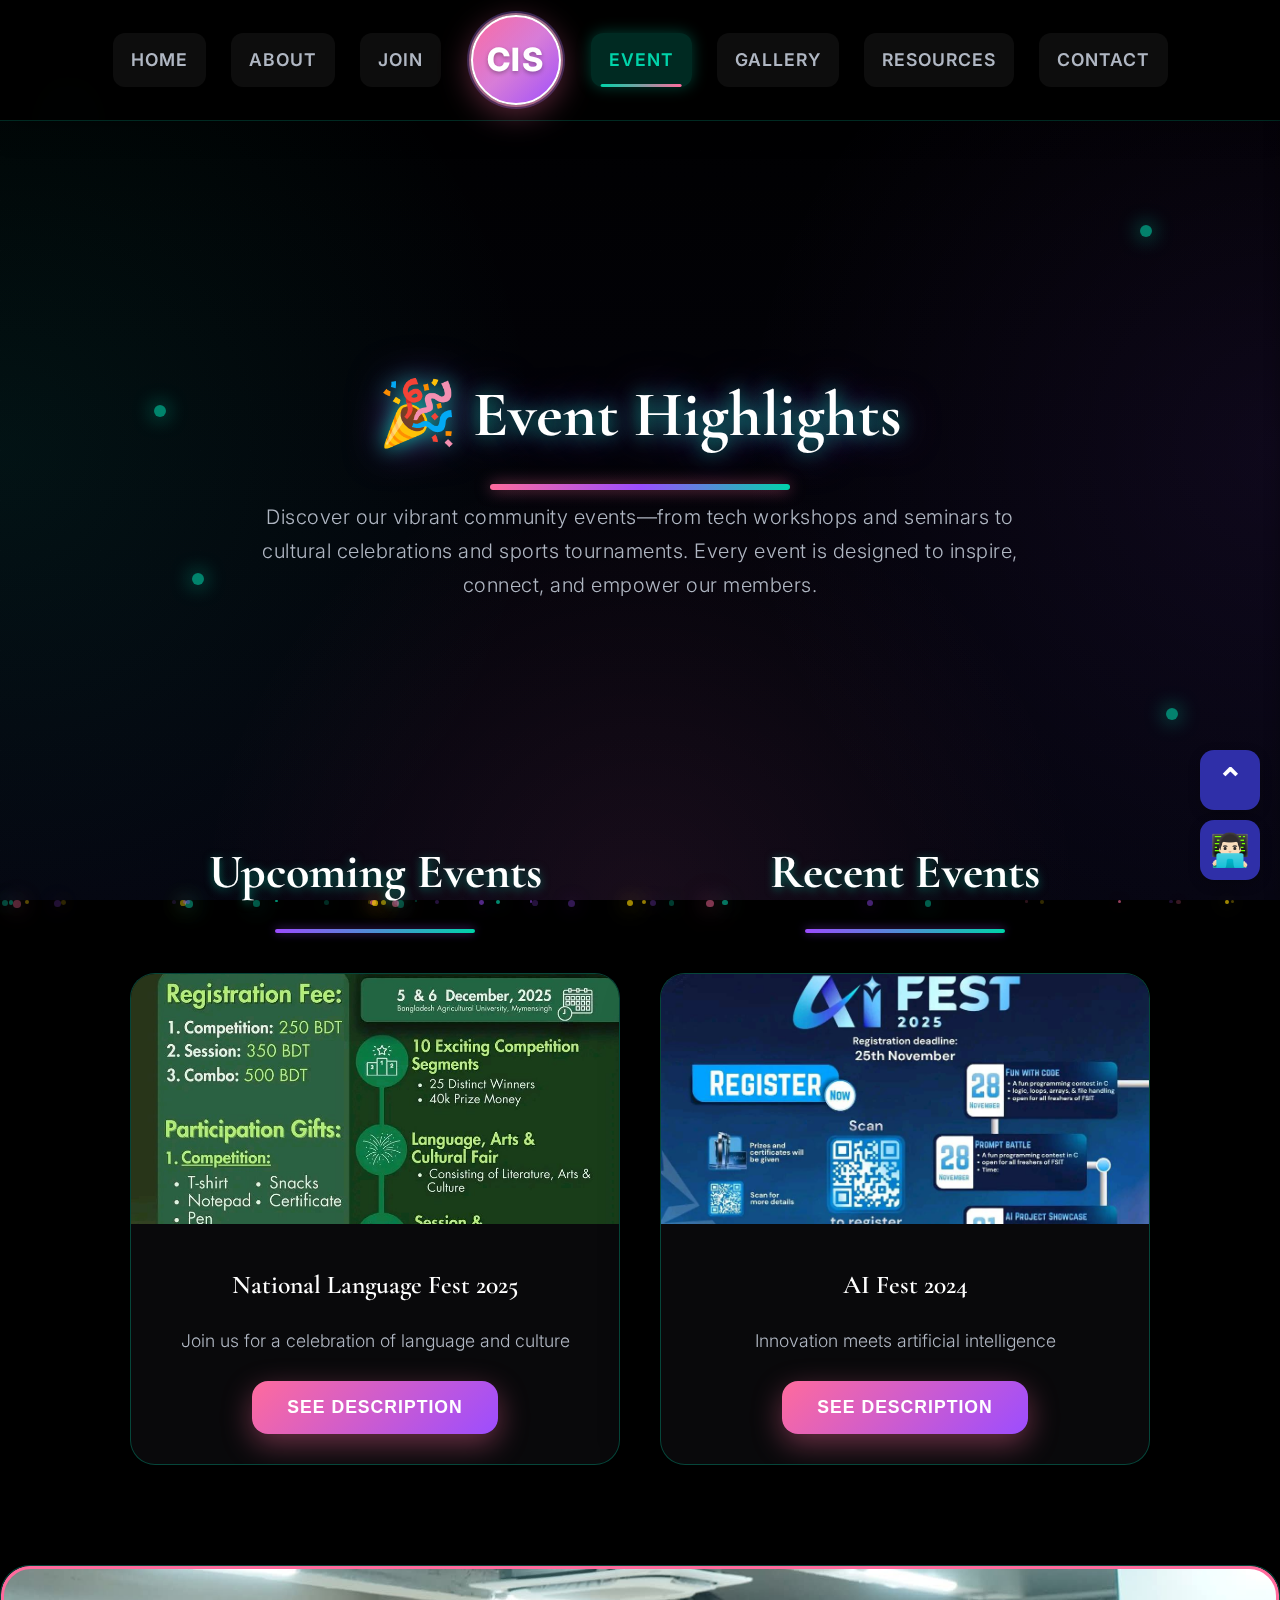
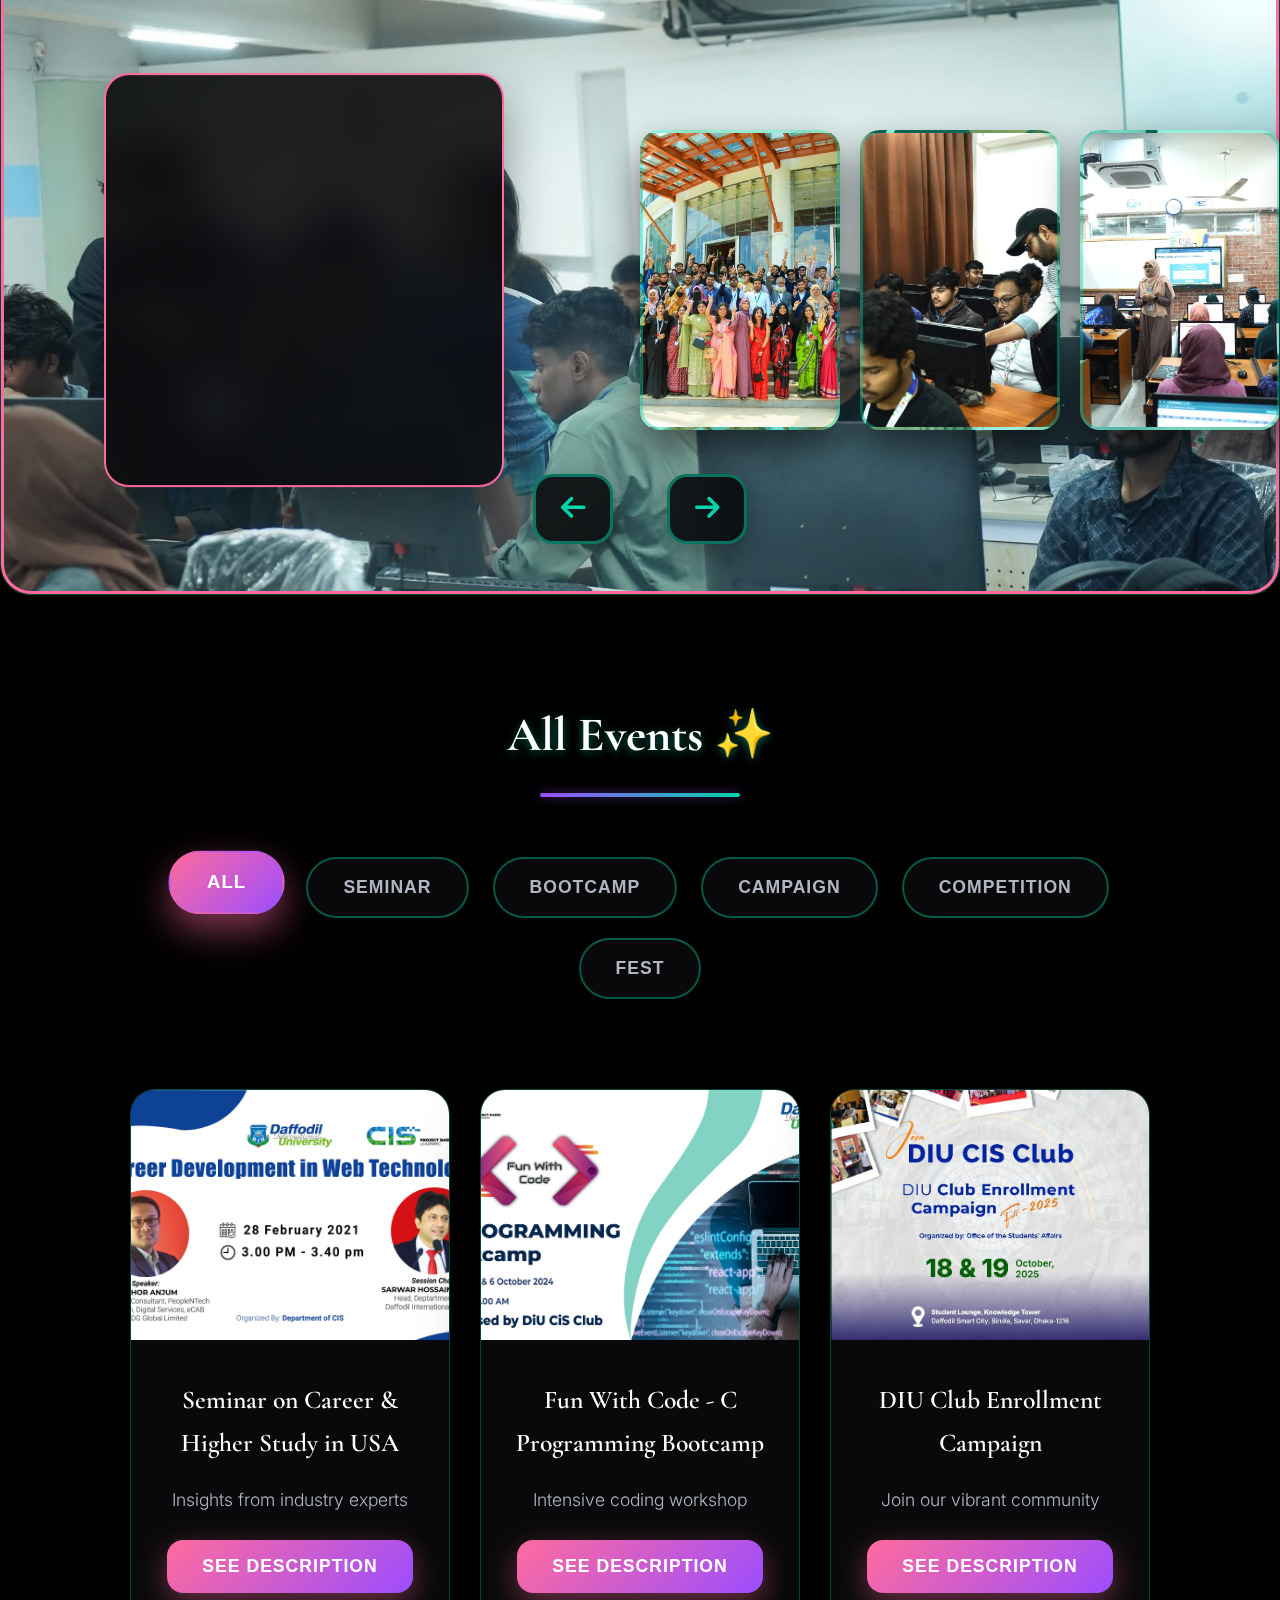
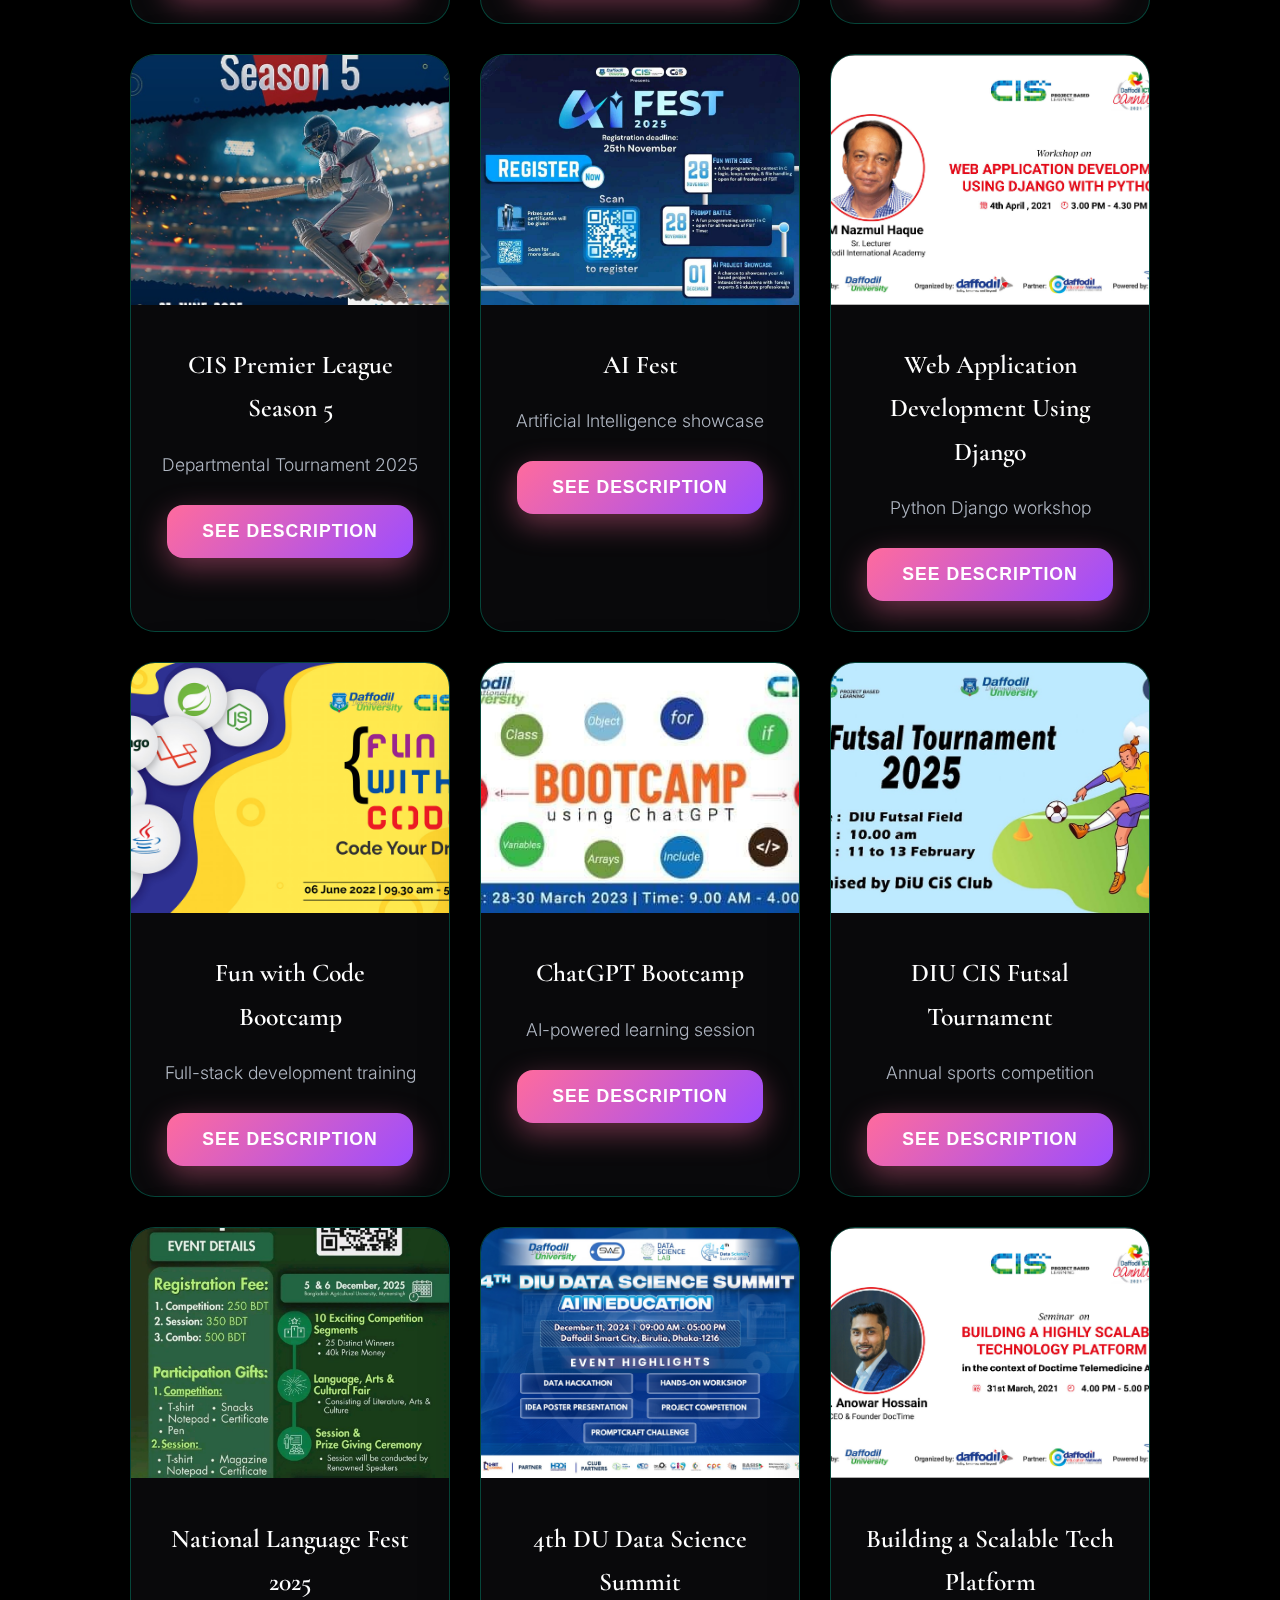
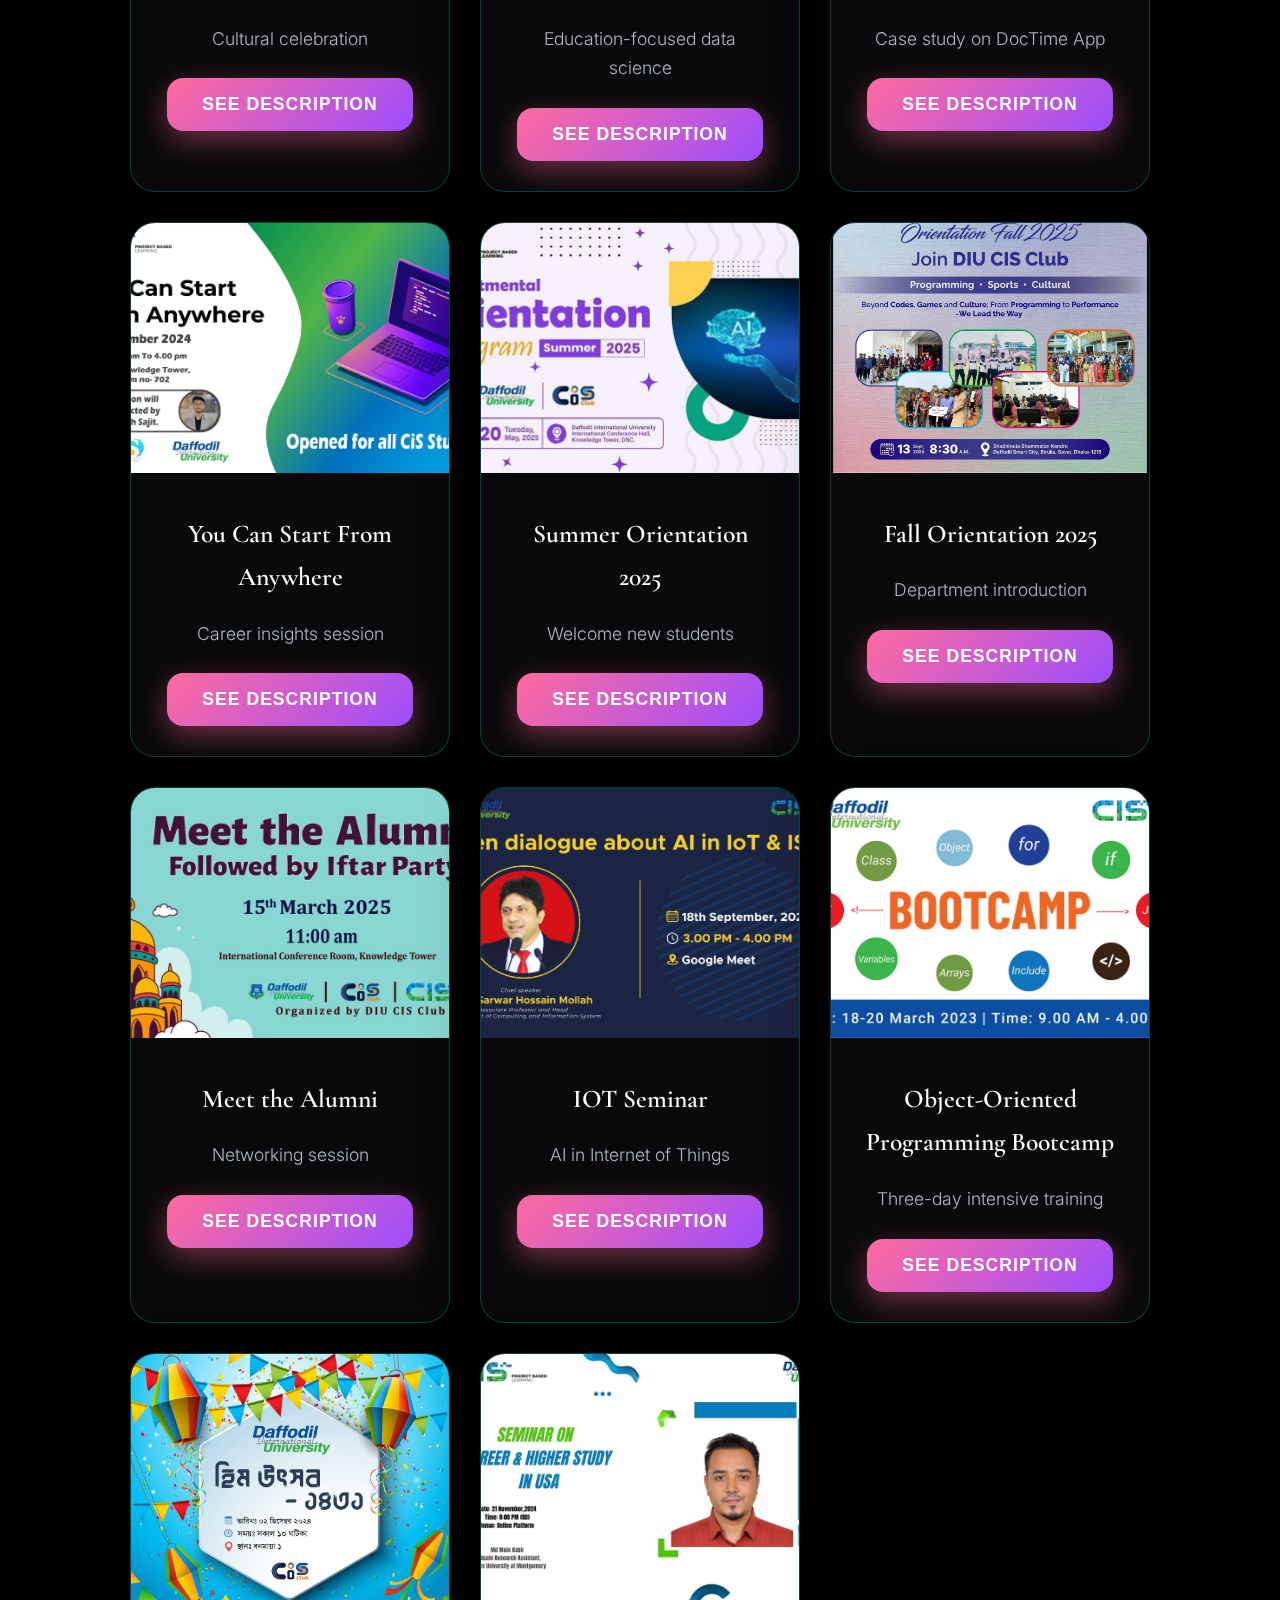
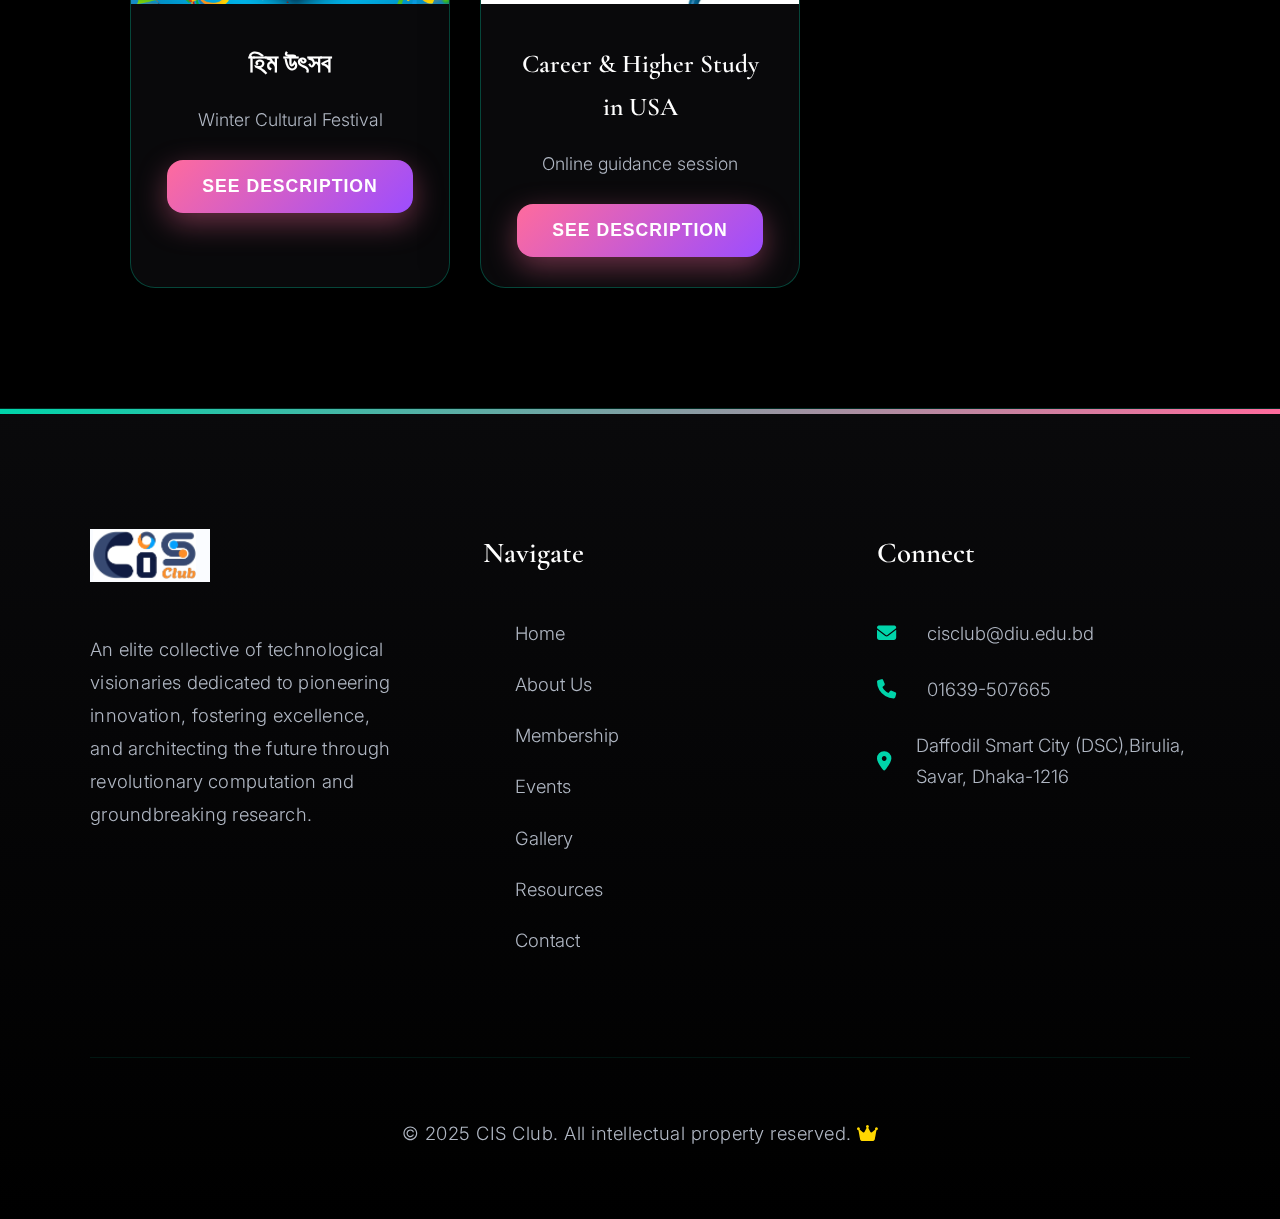
<file: events.html>
<!DOCTYPE html>
<html lang="en">
<head>
    <meta charset="UTF-8">
    <meta name="viewport" content="width=device-width, initial-scale=1.0">
    <title>CIS Club — Events ✨</title>
    <link rel="stylesheet" href="https://cdnjs.cloudflare.com/ajax/libs/font-awesome/6.4.0/css/all.min.css">
    <link href="https://fonts.googleapis.com/css2?family=Inter:wght@300;400;500;600;700;800;900&family=Cormorant+Garamond:wght@400;500;600;700&display=swap" rel="stylesheet">
    <style>
        /* ---------- GLOBAL STYLES (SAME AS INDEX) ---------- */
        :root {
            --primary: #00D4AA;
            --primary-dark: #00B894;
            --secondary: #9C4DFF;
            --accent: #FF6B9D;
            --gold: #FFD700;
            --platinum: #E5E4E2;
            --text: #FFFFFF;
            --text-secondary: #B0B7C3;
            --dark-bg: #000000;
            --card-bg: rgba(10, 10, 12, 0.9);
            --border: rgba(0, 212, 170, 0.2);
            --glow: rgba(0, 212, 170, 0.3);
        }

        * {
            box-sizing: border-box;
            margin: 0;
            padding: 0;
        }

        body {
            font-family: 'Inter', -apple-system, BlinkMacSystemFont, sans-serif;
            background-color: var(--dark-bg);
            color: var(--text);
            line-height: 1.7;
            min-height: 100vh;
            overflow-x: hidden;
            position: relative;
        }

        /* Aurora Background Animation (SAME AS INDEX) */
        .aurora-bg {
            position: fixed;
            top: 0;
            left: 0;
            width: 100%;
            height: 100%;
            z-index: -2;
            background: 
                radial-gradient(circle at 0% 50%, 
                    rgba(0, 212, 170, 0.08) 0%, 
                    transparent 40%),
                radial-gradient(circle at 100% 50%, 
                    rgba(156, 77, 255, 0.08) 0%, 
                    transparent 40%),
                radial-gradient(circle at 50% 100%, 
                    rgba(255, 107, 157, 0.08) 0%, 
                    transparent 40%),
                linear-gradient(180deg, #000000 0%, #050510 100%);
            animation: aurora-move 20s infinite alternate ease-in-out;
        }

        @keyframes aurora-move {
            0% {
                background-position: 0% 0%, 100% 50%, 50% 100%, 0% 0%;
                filter: hue-rotate(0deg);
            }
            33% {
                background-position: 100% 0%, 0% 50%, 50% 100%, 0% 0%;
            }
            66% {
                background-position: 0% 100%, 100% 50%, 0% 0%, 0% 0%;
            }
            100% {
                background-position: 100% 100%, 0% 50%, 100% 0%, 0% 0%;
                filter: hue-rotate(20deg);
            }
        }

        /* Animated Grid Overlay (SAME AS INDEX) */
        .grid-overlay {
            position: fixed;
            top: 0;
            left: 0;
            width: 100%;
            height: 100%;
            background-image: 
                linear-gradient(to right, rgba(255, 255, 255, 0.02) 1px, transparent 1px),
                linear-gradient(to bottom, rgba(255, 255, 255, 0.02) 1px, transparent 1px);
            background-size: 50px 50px;
            z-index: -1;
            opacity: 0.3;
            animation: grid-move 40s linear infinite;
        }

        @keyframes grid-move {
            0% { transform: translate(0, 0); }
            100% { transform: translate(50px, 50px); }
        }

        /* Floating Particles (SAME AS INDEX) */
        .particle-container {
            position: fixed;
            width: 100%;
            height: 100%;
            z-index: -1;
            pointer-events: none;
        }

        .particle {
            position: absolute;
            border-radius: 50%;
            pointer-events: none;
            animation: particle-float 20s infinite linear;
        }

        @keyframes particle-float {
            0% {
                transform: translateY(0) rotate(0deg);
                opacity: 0;
            }
            10% {
                opacity: 1;
            }
            90% {
                opacity: 1;
            }
            100% {
                transform: translateY(-100vh) rotate(360deg);
                opacity: 0;
            }
        }

        /* Decorative floating dots (SAME AS INDEX) */
        .decorative-dots {
            position: fixed;
            width: 100%;
            height: 100%;
            pointer-events: none;
            z-index: -1;
        }

        .dot {
            position: absolute;
            width: 12px;
            height: 12px;
            background: rgba(0, 212, 170, 0.6);
            border-radius: 50%;
            box-shadow: 0 0 20px rgba(0, 212, 170, 0.8);
            animation: float 8s infinite ease-in-out;
        }

        .dot:nth-child(1) { top: 10%; left: 5%; animation-delay: 0s; }
        .dot:nth-child(2) { top: 25%; right: 10%; animation-delay: 1s; }
        .dot:nth-child(3) { bottom: 35%; left: 15%; animation-delay: 2s; }
        .dot:nth-child(4) { bottom: 20%; right: 8%; animation-delay: 3s; }
        .dot:nth-child(5) { top: 45%; left: 12%; animation-delay: 4s; }

        @keyframes float {
            0%, 100% { transform: translateY(0) rotate(0); }
            50% { transform: translateY(-25px) rotate(180deg); }
        }

        /* Sparkle animation (SAME AS INDEX) */
        @keyframes sparkle {
            0%, 100% { opacity: 1; }
            50% { opacity: 0.5; }
        }

        a {
            text-decoration: none;
            color: inherit;
            transition: all 0.3s cubic-bezier(0.4, 0, 0.2, 1);
        }

        .container {
            max-width: 1400px;
            margin: 0 auto;
            padding: 0 40px;
            position: relative;
            z-index: 1;
        }

        section {
            position: relative;
            z-index: 1;
            padding: 120px 0;
        }

        /* Luxury Typography (SAME AS INDEX) */
        .luxury-title {
            font-family: 'Cormorant Garamond', serif;
            font-weight: 600;
            letter-spacing: 1px;
        }

        /* ---------- NAVBAR (EXACT SAME AS INDEX) ---------- */
        .navbar {
            position: sticky;
            top: 0;
            left: 0;
            width: 100%;
            display: flex;
            justify-content: center;
            align-items: center;
            background: rgba(0, 0, 0, 0.9);
            backdrop-filter: blur(30px);
            padding: 15px 30px;
            z-index: 1000;
            border-bottom: 1px solid rgba(0, 212, 170, 0.2);
            box-shadow: 0 4px 30px rgba(0, 0, 0, 0.3);
            transition: all 0.4s cubic-bezier(0.4, 0, 0.2, 1);
        }

        .navbar.scrolled {
            background: rgba(0, 0, 0, 0.95);
            box-shadow: 0 5px 30px rgba(0, 212, 170, 0.1);
        }

        .nav-left, .nav-right {
            display: flex;
            align-items: center;
            gap: 25px;
        }

        .logo {
            display: flex;
            align-items: center;
            justify-content: center;
            margin: 0 30px;
        }

        .logo-circle {
            width: 90px;
            height: 90px;
            border-radius: 50%;
            background: linear-gradient(135deg, var(--accent), var(--secondary));
            display: flex;
            align-items: center;
            justify-content: center;
            box-shadow: 
                0 8px 32px rgba(255, 107, 157, 0.4),
                0 0 0 2px rgba(255, 182, 193, 0.5),
                0 0 0 4px rgba(123, 104, 238, 0.3);
            border: 2px solid #ffffff;
            transition: all 0.4s cubic-bezier(0.175, 0.885, 0.32, 1.275);
            position: relative;
            overflow: hidden;
        }

        .logo-circle::before {
            content: '';
            position: absolute;
            width: 150%;
            height: 150%;
            background: linear-gradient(90deg, transparent, rgba(255,255,255,0.2), transparent);
            transform: rotate(45deg);
            animation: shine 3s infinite linear;
        }

        @keyframes shine {
            0% { transform: translateX(-100%) rotate(45deg); }
            100% { transform: translateX(100%) rotate(45deg); }
        }

        .logo-circle:hover {
            transform: scale(1.15) rotate(10deg);
            box-shadow: 
                0 12px 40px rgba(255, 107, 157, 0.6),
                0 0 0 3px rgba(255, 182, 193, 0.7),
                0 0 0 6px rgba(123, 104, 238, 0.4);
        }

        .logo-circle span {
            color: #ffffff;
            font-weight: 800;
            font-size: 32px;
            letter-spacing: 1.5px;
            text-align: center;
            text-shadow: 0 2px 4px rgba(0,0,0,0.3);
            z-index: 2;
        }

        /* Navbar links (SAME AS INDEX) */
        .nav-left a, .nav-right a {
            color: var(--text-secondary);
            font-weight: 600;
            padding: 12px 18px;
            border-radius: 12px;
            transition: all 0.3s ease;
            position: relative;
            overflow: hidden;
            background: rgba(255, 255, 255, 0.05);
            font-size: 1.1rem;
            text-transform: uppercase;
            letter-spacing: 1px;
        }

        .nav-left a::before, .nav-right a::before {
            content: '';
            position: absolute;
            bottom: 0;
            left: 50%;
            transform: translateX(-50%);
            width: 0;
            height: 3px;
            background: linear-gradient(90deg, var(--primary), var(--accent));
            border-radius: 3px;
            transition: width 0.3s ease;
        }

        .nav-left a:hover, .nav-right a:hover {
            color: var(--primary);
            background: rgba(255, 255, 255, 0.1);
            transform: translateY(-3px);
        }

        .nav-left a:hover::before, .nav-right a:hover::before {
            width: 80%;
        }

        /* Active link (FOR EVENTS) */
        .nav-right a[href*="events.html"] {
            color: var(--primary);
            background: rgba(0, 212, 170, 0.2);
            box-shadow: 0 0 15px rgba(0, 212, 170, 0.3);
        }

        .nav-right a[href*="events.html"]::before {
            width: 80%;
        }

        /* Mobile Menu Toggle (SAME AS INDEX) */
        .menu-toggle {
            display: none;
            width: 40px;
            height: 40px;
            position: relative;
            cursor: pointer;
            z-index: 1001;
        }

        .menu-toggle span {
            display: block;
            position: absolute;
            height: 3px;
            width: 100%;
            background: var(--primary);
            border-radius: 3px;
            opacity: 1;
            left: 0;
            transform: rotate(0deg);
            transition: .25s ease-in-out;
        }

        .menu-toggle span:nth-child(1) { top: 8px; }
        .menu-toggle span:nth-child(2) { top: 18px; }
        .menu-toggle span:nth-child(3) { top: 28px; }

        .menu-toggle.active span:nth-child(1) {
            top: 18px;
            transform: rotate(135deg);
        }

        .menu-toggle.active span:nth-child(2) {
            opacity: 0;
            left: -60px;
        }

        .menu-toggle.active span:nth-child(3) {
            top: 18px;
            transform: rotate(-135deg);
        }

        /* ---------- PAGE TITLE ---------- */
        .events-title {
            text-align: center;
            margin: 120px 0 60px;
            position: relative;
        }

        .events-title h1 {
            font-family: 'Cormorant Garamond', serif;
            font-size: 4.5rem;
            color: var(--text);
            margin-bottom: 30px;
            font-weight: 700;
            text-shadow: 
                0 0 20px rgba(0, 212, 170, 0.8),
                0 0 40px rgba(156, 77, 255, 0.6);
            position: relative;
            display: inline-block;
        }

        .events-title h1::after {
            content: '';
            position: absolute;
            bottom: -20px;
            left: 50%;
            transform: translateX(-50%);
            width: 300px;
            height: 6px;
            background: linear-gradient(90deg, var(--accent), var(--secondary), var(--primary));
            border-radius: 3px;
            box-shadow: 0 0 15px rgba(255, 107, 157, 0.6);
        }

        .events-subtitle {
            font-size: 1.25rem;
            color: var(--text-secondary);
            max-width: 800px;
            margin: 0 auto 50px;
            text-align: center;
            font-weight: 300;
            letter-spacing: 0.5px;
        }

        /* ---------- UPCOMING & RECENT EVENTS ---------- */
        .events-section {
            max-width: 1400px;
            margin: 0 auto 100px;
            padding: 0 40px;
        }

        .section-title {
            font-family: 'Cormorant Garamond', serif;
            font-size: 3rem;
            color: var(--text);
            margin-bottom: 40px;
            text-align: center;
            font-weight: 700;
            text-shadow: 0 2px 10px rgba(0, 212, 170, 0.5);
            position: relative;
            padding-bottom: 20px;
        }

        .section-title::after {
            content: '';
            position: absolute;
            bottom: 0;
            left: 50%;
            transform: translateX(-50%);
            width: 200px;
            height: 4px;
            background: linear-gradient(90deg, var(--secondary), var(--primary));
            border-radius: 2px;
            box-shadow: 0 0 10px rgba(156, 77, 255, 0.5);
        }

        .upcoming-recent-container {
            display: grid;
            grid-template-columns: 1fr 1fr;
            gap: 40px;
            margin-bottom: 60px;
        }

        .event-card {
            background: var(--card-bg);
            border-radius: 25px;
            overflow: hidden;
            transition: all 0.5s cubic-bezier(0.175, 0.885, 0.32, 1.275);
            border: 1px solid rgba(0, 212, 170, 0.3);
            box-shadow: 0 20px 60px rgba(0, 0, 0, 0.3);
            backdrop-filter: blur(20px);
            position: relative;
        }

        .event-card:hover {
            transform: translateY(-15px) scale(1.02);
            box-shadow: 
                0 30px 80px rgba(0, 0, 0, 0.5),
                0 0 30px rgba(0, 212, 170, 0.2);
            border-color: var(--accent);
        }

        .event-card img {
            width: 100%;
            height: 250px;
            object-fit: cover;
            transition: transform 0.5s ease;
        }

        .event-card:hover img {
            transform: scale(1.05);
        }

        .event-card .content {
            padding: 30px;
            text-align: center;
        }

        .event-card h3 {
            color: var(--text);
            margin-bottom: 20px;
            font-size: 1.6rem;
            font-weight: 600;
            font-family: 'Cormorant Garamond', serif;
        }

        .event-card p {
            color: var(--text-secondary);
            font-size: 1.1rem;
            margin-bottom: 25px;
            font-weight: 300;
        }

        .event-card button {
            background: linear-gradient(135deg, var(--accent), var(--secondary));
            color: #ffffff;
            border: none;
            padding: 16px 35px;
            border-radius: 16px;
            cursor: pointer;
            transition: all 0.4s cubic-bezier(0.175, 0.885, 0.32, 1.275);
            font-weight: 600;
            font-size: 1.1rem;
            box-shadow: 0 10px 30px rgba(255, 107, 157, 0.4);
            position: relative;
            overflow: hidden;
            text-transform: uppercase;
            letter-spacing: 1px;
        }

        .event-card button::before {
            content: '';
            position: absolute;
            top: 0;
            left: -100%;
            width: 100%;
            height: 100%;
            background: linear-gradient(90deg, transparent, rgba(255,255,255,0.2), transparent);
            transition: left 0.7s;
        }

        .event-card button:hover {
            background: linear-gradient(135deg, var(--secondary), var(--primary));
            transform: translateY(-3px) scale(1.05);
            box-shadow: 0 15px 40px rgba(156, 77, 255, 0.6);
        }

        .event-card button:hover::before {
            left: 100%;
        }

        .description-box {
            display: none;
            padding: 25px;
            margin-top: 20px;
            background: rgba(20, 20, 30, 0.9);
            border-radius: 15px;
            text-align: left;
            color: var(--text-secondary);
            font-size: 1.05rem;
            line-height: 1.7;
            border-left: 4px solid var(--accent);
            border-right: 4px solid var(--secondary);
            font-weight: 300;
        }

        /* ---------- 3D IMAGE CAROUSEL FOR EVENT HIGHLIGHTS ---------- */
        .event-highlights-carousel {
            position: relative;
            width: 100%;
            height: 70vh;
            max-height: 700px;
            overflow: hidden;
            background: var(--card-bg);
            margin: 100px auto;
            border-radius: 30px;
            box-shadow: 
                0 30px 80px rgba(0, 0, 0, 0.5),
                inset 0 1px 0 rgba(255, 255, 255, 0.1);
            border: 1px solid rgba(0, 212, 170, 0.3);
            backdrop-filter: blur(30px);
        }

        .highlight-slide {
            width: 100%;
            height: 100%;
            position: relative;
        }

        .highlight-slide .highlight-item {
            width: 200px;
            height: 300px;
            position: absolute;
            top: 50%;
            transform: translate(0, -50%);
            border-radius: 20px;
            box-shadow: 0 20px 40px rgba(0,0,0,0.6);
            background-position: 50% 50%;
            background-size: cover;
            display: inline-block;
            transition: 0.5s cubic-bezier(0.4, 0, 0.2, 1);
            border: 3px solid rgba(0, 212, 170, 0.4);
        }

        .highlight-slide .highlight-item:nth-child(1),
        .highlight-slide .highlight-item:nth-child(2){
            top: 0;
            left: 0;
            transform: translate(0, 0);
            border-radius: 30px;
            width: 100%;
            height: 100%;
            border: 3px solid var(--accent);
        }

        .highlight-slide .highlight-item:nth-child(3){
            left: 50%;
        }
        .highlight-slide .highlight-item:nth-child(4){
            left: calc(50% + 220px);
        }
        .highlight-slide .highlight-item:nth-child(5){
            left: calc(50% + 440px);
        }
        .highlight-slide .highlight-item:nth-child(6){
            left: calc(50% + 660px);
        }
        .highlight-slide .highlight-item:nth-child(7){
            left: calc(50% + 880px);
            opacity: 1;
        }

        .highlight-item .highlight-content{
            position: absolute;
            top: 50%;
            left: 100px;
            width: 400px;
            text-align: left;
            color: #fff;
            transform: translate(0, -50%);
            font-family: 'Cormorant Garamond', serif;
            display: none;
            background: var(--card-bg);
            padding: 40px;
            border-radius: 25px;
            backdrop-filter: blur(20px);
            border: 2px solid var(--accent);
            box-shadow: 0 20px 50px rgba(0, 0, 0, 0.4);
        }

        .highlight-slide .highlight-item:nth-child(2) .highlight-content{
            display: block;
        }

        .highlight-content .highlight-name{
            font-size: 2.8rem;
            text-transform: uppercase;
            font-weight: 800;
            opacity: 0;
            animation: highlightAnimate 1s ease-in-out 1 forwards;
            color: var(--text);
            text-shadow: 0 0 15px rgba(0, 212, 170, 0.7);
            margin-bottom: 20px;
        }

        .highlight-content .highlight-des{
            margin-top: 15px;
            margin-bottom: 30px;
            opacity: 0;
            animation: highlightAnimate 1s ease-in-out 0.3s 1 forwards;
            color: var(--text-secondary);
            font-size: 1.3rem;
            line-height: 1.6;
            font-weight: 300;
        }

        .highlight-content button{
            padding: 18px 35px;
            border: none;
            cursor: pointer;
            opacity: 0;
            animation: highlightAnimate 1s ease-in-out 0.6s 1 forwards;
            background: linear-gradient(135deg, var(--accent), var(--secondary));
            color: white;
            border-radius: 16px;
            font-weight: 600;
            font-size: 1.1rem;
            transition: all 0.4s cubic-bezier(0.175, 0.885, 0.32, 1.275);
            border: 2px solid rgba(255, 182, 193, 0.6);
            box-shadow: 0 10px 30px rgba(255, 107, 157, 0.4);
            position: relative;
            overflow: hidden;
            text-transform: uppercase;
            letter-spacing: 1px;
        }

        .highlight-content button::before {
            content: '';
            position: absolute;
            top: 0;
            left: -100%;
            width: 100%;
            height: 100%;
            background: linear-gradient(90deg, transparent, rgba(255,255,255,0.2), transparent);
            transition: left 0.7s;
        }

        .highlight-content button:hover{
            background: linear-gradient(135deg, var(--secondary), var(--primary));
            transform: scale(1.08);
            box-shadow: 0 15px 35px rgba(156, 77, 255, 0.6);
            border-color: var(--primary);
        }

        .highlight-content button:hover::before {
            left: 100%;
        }

        @keyframes highlightAnimate {
            from{
                opacity: 0;
                transform: translate(0, 100px);
                filter: blur(33px);
            }
            to{
                opacity: 1;
                transform: translate(0);
                filter: blur(0);
            }
        }

        .highlight-buttons{
            width: 100%;
            text-align: center;
            position: absolute;
            bottom: 50px;
            z-index: 100;
        }

        .highlight-buttons button{
            width: 80px;
            height: 70px;
            border-radius: 20px;
            border: none;
            cursor: pointer;
            margin: 0 25px;
            background: var(--card-bg);
            color: var(--primary);
            font-size: 28px;
            transition: 0.4s cubic-bezier(0.175, 0.885, 0.32, 1.275);
            border: 3px solid rgba(0, 212, 170, 0.5);
            backdrop-filter: blur(20px);
            box-shadow: 0 10px 25px rgba(0, 0, 0, 0.3);
        }

        .highlight-buttons button:hover{
            background: rgba(0, 212, 170, 0.2);
            color: #ffffff;
            transform: scale(1.15);
            box-shadow: 0 15px 35px rgba(0, 212, 170, 0.4);
            border-color: var(--primary);
        }

        /* ---------- FILTER BUTTONS ---------- */
        .filter-container {
            text-align: center;
            margin: 50px 0 60px;
        }

        .filter-btn {
            background: var(--card-bg);
            color: var(--text-secondary);
            border: none;
            padding: 18px 35px;
            margin: 10px;
            cursor: pointer;
            border-radius: 50px;
            transition: all 0.4s cubic-bezier(0.175, 0.885, 0.32, 1.275);
            font-weight: 600;
            font-size: 1.1rem;
            border: 2px solid rgba(0, 212, 170, 0.4);
            backdrop-filter: blur(20px);
            box-shadow: 0 10px 25px rgba(0, 0, 0, 0.2);
            text-transform: uppercase;
            letter-spacing: 1px;
        }

        .filter-btn:hover, .filter-btn.active {
            background: linear-gradient(135deg, var(--accent), var(--secondary));
            transform: translateY(-5px) scale(1.05);
            color: white;
            box-shadow: 0 15px 35px rgba(255, 107, 157, 0.5);
            border-color: transparent;
        }

        /* ---------- ALL EVENTS GRID ---------- */
        .all-events-grid {
            display: grid;
            grid-template-columns: repeat(4, 1fr);
            grid-template-rows: repeat(5, auto);
            gap: 40px;
            padding: 20px 0;
            max-width: 1400px;
            margin: 0 auto;
        }

        /* ---------- FOOTER (EXACT SAME AS INDEX) ---------- */
        footer {
            background: linear-gradient(to top, rgba(0, 0, 0, 0.98), rgba(10, 10, 12, 0.95));
            padding: 120px 0 70px;
            border-top: 1px solid rgba(0, 212, 170, 0.2);
            position: relative;
            overflow: hidden;
        }

        footer::before {
            content: '';
            position: absolute;
            top: 0;
            left: 0;
            width: 100%;
            height: 5px;
            background: linear-gradient(90deg, var(--primary), var(--accent));
        }

        .footer-content {
            display: grid;
            grid-template-columns: repeat(auto-fit, minmax(280px, 1fr));
            gap: 80px;
            margin-bottom: 80px;
        }

        .footer-logo {
            font-family: 'Cormorant Garamond', serif;
            font-size: 2.5rem;
            font-weight: 700;
            background: linear-gradient(135deg, var(--primary), var(--platinum));
            -webkit-background-clip: text;
            -webkit-text-fill-color: transparent;
            background-clip: text;
            margin-bottom: 30px;
            display: flex;
            align-items: center;
            gap: 15px;
        }

        .footer-description {
            color: var(--text-secondary);
            line-height: 1.8;
            font-size: 1.15rem;
            font-weight: 300;
            letter-spacing: 0.3px;
        }

        .footer-links h4, .footer-contact h4 {
            font-family: 'Cormorant Garamond', serif;
            font-size: 1.8rem;
            font-weight: 600;
            margin-bottom: 40px;
            color: var(--text);
        }

        .footer-links ul {
            list-style: none;
        }

        .footer-links li {
            margin-bottom: 20px;
        }

        .footer-links a {
            color: var(--text-secondary);
            font-weight: 300;
            font-size: 1.15rem;
            transition: all 0.3s ease;
            display: flex;
            align-items: center;
            gap: 15px;
        }

        .footer-links a:hover {
            color: var(--primary);
            padding-left: 15px;
        }

        .footer-links a::before {
            content: '→';
            color: var(--primary);
            opacity: 0;
            transition: all 0.3s ease;
        }

        .footer-links a:hover::before {
            opacity: 1;
        }

        .footer-contact p {
            color: var(--text-secondary);
            margin-bottom: 25px;
            display: flex;
            align-items: center;
            gap: 20px;
            font-weight: 300;
            font-size: 1.15rem;
        }

        .footer-contact i {
            color: var(--primary);
            font-size: 1.2rem;
            width: 30px;
        }

        .footer-bottom {
            text-align: center;
            padding-top: 60px;
            border-top: 1px solid rgba(0, 212, 170, 0.1);
            color: var(--text-secondary);
            font-weight: 300;
            font-size: 1.15rem;
            letter-spacing: 0.5px;
        }

        /* ---------- RESPONSIVE DESIGN ---------- */
        @media (max-width: 1400px) {
            .container {
                max-width: 1200px;
                padding: 0 50px;
            }
            
            .events-title h1 {
                font-size: 4rem;
            }
            
            .all-events-grid {
                grid-template-columns: repeat(3, 1fr);
                grid-template-rows: auto;
                gap: 30px;
            }
        }

        @media (max-width: 1200px) {
            .events-title h1 {
                font-size: 3.5rem;
            }
            
            .highlight-content .highlight-name {
                font-size: 2.2rem;
            }
            
            .highlight-content {
                width: 350px;
                left: 80px;
            }
        }

        @media (max-width: 992px) {
            /* Navigation */
            .navbar {
                flex-wrap: wrap;
                justify-content: center;
                gap: 15px;
                padding: 12px 20px;
            }
            
            .nav-left, .nav-right {
                display: none;
            }
            
            .nav-left.active, .nav-right.active {
                display: flex;
                flex: 1 1 100%;
                justify-content: center;
                gap: 15px;
                margin-top: 15px;
            }
            
            .logo-circle {
                width: 70px;
                height: 70px;
            }
            
            .logo-circle span {
                font-size: 24px;
            }
            
            .menu-toggle {
                display: block;
                position: absolute;
                right: 20px;
                top: 20px;
            }
            
            /* Events Title */
            .events-title h1 {
                font-size: 3rem;
                margin: 80px 0 40px;
            }
            
            .events-subtitle {
                font-size: 1.15rem;
                padding: 0 20px;
            }
            
            .upcoming-recent-container {
                grid-template-columns: 1fr;
                gap: 30px;
            }
            
            .all-events-grid {
                grid-template-columns: repeat(2, 1fr);
                gap: 30px;
            }
            
            .event-highlights-carousel {
                height: 60vh;
                margin: 60px auto;
            }
            
            .highlight-content {
                width: 300px;
                left: 60px;
                padding: 30px;
            }
            
            .highlight-content .highlight-name {
                font-size: 1.8rem;
            }
            
            .highlight-content .highlight-des {
                font-size: 1.1rem;
            }
            
            .highlight-buttons button {
                width: 70px;
                height: 60px;
                font-size: 24px;
                margin: 0 20px;
            }
        }

        @media (max-width: 768px) {
            .events-title h1 {
                font-size: 2.5rem;
            }
            
            .events-subtitle {
                font-size: 1.1rem;
                margin-bottom: 30px;
            }
            
            .section-title {
                font-size: 2.2rem;
            }
            
            .all-events-grid {
                grid-template-columns: 1fr;
                gap: 30px;
            }
            
            .event-card img {
                height: 200px;
            }
            
            .event-highlights-carousel {
                height: 50vh;
                margin: 40px auto;
            }
            
            .highlight-slide .highlight-item {
                width: 150px;
                height: 225px;
            }
            
            .highlight-slide .highlight-item:nth-child(3){
                left: 40%;
            }
            .highlight-slide .highlight-item:nth-child(4){
                left: calc(40% + 170px);
            }
            .highlight-slide .highlight-item:nth-child(5){
                left: calc(40% + 340px);
            }
            .highlight-slide .highlight-item:nth-child(6){
                left: calc(40% + 510px);
            }
            .highlight-slide .highlight-item:nth-child(7){
                left: calc(40% + 680px);
            }
            
            .highlight-content {
                width: 250px;
                left: 40px;
                padding: 25px;
            }
            
            .highlight-content .highlight-name {
                font-size: 1.5rem;
            }
            
            .highlight-content .highlight-des {
                font-size: 1rem;
            }
            
            .filter-btn {
                padding: 15px 25px;
                font-size: 1rem;
                margin: 8px;
            }
        }

        @media (max-width: 576px) {
            .events-title h1 {
                font-size: 2.2rem;
            }
            
            .events-title h1::after {
                width: 200px;
            }
            
            .events-subtitle {
                font-size: 1rem;
                padding: 0 15px;
            }
            
            .section-title {
                font-size: 1.8rem;
                margin-bottom: 30px;
            }
            
            .events-section {
                padding: 0 20px;
                margin-bottom: 60px;
            }
            
            .event-card {
                border-radius: 20px;
            }
            
            .event-card .content {
                padding: 25px;
            }
            
            .event-card h3 {
                font-size: 1.3rem;
            }
            
            .event-card button {
                padding: 14px 30px;
                font-size: 1rem;
            }
            
            .event-highlights-carousel {
                height: 40vh;
                border-radius: 20px;
            }
            
            .highlight-slide .highlight-item {
                width: 120px;
                height: 180px;
                border-radius: 15px;
            }
            
            .highlight-content {
                width: 200px;
                left: 20px;
                padding: 20px;
            }
            
            .highlight-content .highlight-name {
                font-size: 1.2rem;
            }
            
            .highlight-content button {
                padding: 14px 25px;
                font-size: 0.9rem;
            }
            
            .highlight-buttons button {
                width: 60px;
                height: 55px;
                font-size: 22px;
                margin: 0 15px;
            }
            
            .filter-btn {
                padding: 12px 20px;
                font-size: 0.9rem;
                margin: 5px;
            }
            
            .navbar {
                padding: 10px 15px;
            }
            
            .logo-circle {
                width: 60px;
                height: 60px;
            }
            
            .logo-circle span {
                font-size: 20px;
            }
        }
    </style>
</head>
<body>
    <!-- Aurora Background (SAME AS INDEX) -->
    <div class="aurora-bg"></div>
    <div class="grid-overlay"></div>
    
    <!-- Particle Container (SAME AS INDEX) -->
    <div class="particle-container" id="particleContainer"></div>
    
    <!-- Decorative dots (SAME AS INDEX) -->
    <div class="decorative-dots">
        <div class="dot"></div>
        <div class="dot"></div>
        <div class="dot"></div>
        <div class="dot"></div>
        <div class="dot"></div>
    </div>
    
    <!-- ---------- NAVBAR (SAME AS INDEX) ---------- -->
    <header>
        <nav class="navbar">
            <div class="menu-toggle" id="menuToggle">
                <span></span>
                <span></span>
                <span></span>
            </div>
            
            <div class="nav-left" id="navLeft">
                <a href="index.html">Home</a>
                <a href="about.html">About</a>
                <a href="join.html">Join</a>
            </div>
            
            <div class="logo">
                <div class="logo-circle">
                    <span>CIS</span>
                </div>
            </div>
            
            <div class="nav-right" id="navRight">
                <a href="events.html">Event</a>
                <a href="gallery.html">Gallery</a>
                <a href="resourse.html">Resources</a>
                <a href="contact.html">Contact</a>
                
            </div>
        </nav>
    </header>
    
    <!-- ---------- EVENTS TITLE ---------- -->
    <section class="events-title">
        <h1>🎉 Event Highlights</h1>
        <p class="events-subtitle">Discover our vibrant community events—from tech workshops and seminars to cultural celebrations and sports tournaments. Every event is designed to inspire, connect, and empower our members.</p>
    </section>
    
    <!-- ---------- UPCOMING & RECENT EVENTS ---------- -->
    <div class="container">
        <div class="events-section">
            <div class="upcoming-recent-container">
                <div>
                    <h2 class="section-title">Upcoming Events</h2>
                    <div class="event-card">
                        <img src="gallery/Language_Fest.jpg" alt="Event">
                        <div class="content">
                            <h3>National Language Fest 2025</h3>
                            <p>Join us for a celebration of language and culture</p>
                            <button onclick="toggleDescription(this)">See Description</button>
                            <div class="description-box">The Bangladesh Agricultural University Language Club (BAULC) presents a national-level Language & Cultural Festival on December 5th & 6th, 2025. Featuring 10 competitions, expert sessions, and cultural performances with massive participation expected.</div>
                        </div>
                    </div>
                </div>

                <div>
                    <h2 class="section-title">Recent Events</h2>
                    <div class="event-card">
                        <img src="gallery/AI_Fest.jpg" alt="Event">
                        <div class="content">
                            <h3>AI Fest 2024</h3>
                            <p>Innovation meets artificial intelligence</p>
                            <button onclick="toggleDescription(this)">See Description</button>
                            <div class="description-box">This FSIT freshers' event offered coding contests in C programming and an AI project showcase with international expert interactions. Students participated in technical challenges and presented AI innovations to industry professionals.</div>
                        </div>
                    </div>
                </div>
            </div>
        </div>
    </div>
    
    <!-- ---------- 3D IMAGE CAROUSEL FOR EVENT HIGHLIGHTS ---------- -->
    <div class="event-highlights-carousel">
        <div class="highlight-slide">
            <!-- Replace these image URLs with your event highlight images -->
            <div class="highlight-item" style="background-image: url('gallery/1.jpg');">
                <div class="highlight-content">
                    <div class="highlight-name">AI Fest 2024</div>
                    <div class="highlight-des">Innovative AI projects showcase with international experts and coding competitions</div>
                    <button>View Gallery</button>
                </div>
            </div>
            <div class="highlight-item" style="background-image: url('gallery/2.jpg');">
                <div class="highlight-content">
                    <div class="highlight-name">Programming Bootcamp</div>
                    <div class="highlight-des">Intensive hands-on training in C programming and web development</div>
                    <button>See Details</button>
                </div>
            </div>
            <div class="highlight-item" style="background-image: url('gallery/3.jpg');">
                <div class="highlight-content">
                    <div class="highlight-name">Career Seminars</div>
                    <div class="highlight-des">Expert insights on higher studies and career opportunities worldwide</div>
                    <button>Learn More</button>
                </div>
            </div>
            <div class="highlight-item" style="background-image: url('gallery/4.jpg');">
                <div class="highlight-content">
                    <div class="highlight-name">Sports Tournaments</div>
                    <div class="highlight-des">CIS Premier League & Futsal tournaments promoting teamwork</div>
                    <button>View Matches</button>
                </div>
            </div>
            <div class="highlight-item" style="background-image: url('gallery/5.jpg');">
                <div class="highlight-content">
                    <div class="highlight-name">Cultural Events</div>
                    <div class="highlight-des">Winter festivals and cultural celebrations with massive participation</div>
                    <button>Explore</button>
                </div>
            </div>
            <div class="highlight-item" style="background-image: url('gallery/6.jpg');">
                <div class="highlight-content">
                    <div class="highlight-name">Orientation Programs</div>
                    <div class="highlight-des">Welcome events for new students with department introduction</div>
                    <button>Join Now</button>
                </div>
            </div>
            <div class="highlight-item" style="background-image: url('gallery/7.jpg');">
                <div class="highlight-content">
                    <div class="highlight-name">Alumni Meets</div>
                    <div class="highlight-des">Networking sessions with successful alumni and industry professionals</div>
                    <button>Connect</button>
                </div>
            </div>
        </div>

        <div class="highlight-buttons">
            <button class="highlight-prev"><i class="fa-solid fa-arrow-left"></i></button>
            <button class="highlight-next"><i class="fa-solid fa-arrow-right"></i></button>
        </div>
    </div>
    
    <!-- ---------- ALL EVENTS GRID ---------- -->
    <div class="container">
        <div class="events-section">
            <h2 class="section-title">All Events ✨</h2>
            <div class="filter-container">
                <button class="filter-btn active" data-category="all">All</button>
                <button class="filter-btn" data-category="seminar">Seminar</button>
                <button class="filter-btn" data-category="bootcamp">Bootcamp</button>
                <button class="filter-btn" data-category="campaign">Campaign</button>
                <button class="filter-btn" data-category="competition">Competition</button>
                <button class="filter-btn" data-category="fest">Fest</button>
            </div>

            <div class="all-events-grid">
                <!-- Example Event Cards -->
                <div class="event-card" data-category="seminar">
                    <img src="gallery/Career_seminar.jpg" alt="Event">
                    <div class="content">
                        <h3>Seminar on Career & Higher Study in USA</h3>
                        <p>Insights from industry experts</p>
                        <button onclick="toggleDescription(this)">See Description</button>
                        <div class="description-box">A special seminar on career and higher study opportunities in the USA, featuring Moonmoon Khanam, a Graduate Teaching Assistant at Auburn University at Montgomery. Organized by the CIS Project Based Learning initiative, this session provided firsthand insights into graduate studies, career pathways, and the US education system.</div>
                    </div>
                </div>
                
                <div class="event-card" data-category="bootcamp">
                    <img src="gallery/C_bootcamp.jpg" alt="Event">
                    <div class="content">
                        <h3>Fun With Code - C Programming Bootcamp</h3>
                        <p>Intensive coding workshop</p>
                        <button onclick="toggleDescription(this)">See Description</button>
                        <div class="description-box">A two-day, hands-on C Programming Bootcamp organized by the DIU CIS Club, focusing on product-based learning. This intensive session provided practical programming skills and real-world application development, emphasizing hands-on experience from the ground up.</div>
                    </div>
                </div>

                <div class="event-card" data-category="campaign">
                    <img src="gallery/Club_Enrollement_Campaign.jpg" alt="Event">
                    <div class="content">
                        <h3>DIU Club Enrollment Campaign</h3>
                        <p>Join our vibrant community</p>
                        <button onclick="toggleDescription(this)">See Description</button>
                        <div class="description-box">A two-day official club membership and recruitment drive, coordinated by the Student Affairs office. Held at the Student Lounge in Knowledge Tower, this campaign provides students with a centralized process to enroll in various university clubs and student organizations for the academic year.</div>
                    </div>
                </div>

                <div class="event-card" data-category="competition">
                    <img src="gallery/CIS_premier_league.jpg" alt="Event">
                    <div class="content">
                        <h3>CIS Premier League Season 5</h3>
                        <p>Departmental Tournament 2025</p>
                        <button onclick="toggleDescription(this)">See Description</button>
                        <div class="description-box">The 5th season of the prestigious CIS C&S Cricket Premier League, organized by the DIU CIS Club. This major departmental cricket tournament brings together students for a day of competitive sports at the DIU Central Field, continuing a long-standing annual tradition.</div>
                    </div>
                </div>

                <div class="event-card" data-category="fest">
                    <img src="gallery/AI_Fest.jpg" alt="Event">
                    <div class="content">
                        <h3>AI Fest</h3>
                        <p>Artificial Intelligence showcase</p>
                        <button onclick="toggleDescription(this)">See Description</button>
                        <div class="description-box">This FSIT freshers' event offers coding contests in C programming and an AI project showcase with international expert interactions. Students can participate in technical challenges and present AI innovations to industry professionals.</div>
                    </div>
                </div>
                
                <div class="event-card" data-category="seminar">
                    <img src="gallery/Web_seminar_python_django.jpg" alt="Event">
                    <div class="content">
                        <h3>Web Application Development Using Django</h3>
                        <p>Python Django workshop</p>
                        <button onclick="toggleDescription(this)">See Description</button>
                        <div class="description-box">A technical workshop on full-stack web development using Python and Django framework, conducted by BM Nazmul Haque from Daffodil International Academy. This 1.5-hour session provided hands-on training in building web applications using Django's powerful backend capabilities.</div>
                    </div>
                </div>
                
                <div class="event-card" data-category="bootcamp">
                    <img src="gallery/Fun_with_Code_Bootcamp.jpg" alt="Event">
                    <div class="content">
                        <h3>Fun with Code Bootcamp</h3>
                        <p>Full-stack development training</p>
                        <button onclick="toggleDescription(this)">See Description</button>
                        <div class="description-box">A full-day intensive workshop on full-stack web development, focusing on project-based learning with Django (Python) and PHP. Participants gained hands-on experience in backend development, working in local development environments to build real-world applications through 7.5 hours of comprehensive, practical training.</div>
                    </div>
                </div>

                <div class="event-card" data-category="seminar">
                    <img src="gallery/Chatgpt_Bootcamp.jpg" alt="Event">
                    <div class="content">
                        <h3>ChatGPT Bootcamp</h3>
                        <p>AI-powered learning session</p>
                        <button onclick="toggleDescription(this)">See Description</button>
                        <div class="description-box">A three-day intensive bootcamp focused on using ChatGPT to learn programming fundamentals. Participants explored how AI can enhance coding skills and accelerate learning processes through interactive sessions.</div>
                    </div>
                </div>

                <div class="event-card" data-category="competition">
                    <img src="gallery/CIS_Futsal.jpg" alt="Event">
                    <div class="content">
                        <h3>DIU CIS Futsal Tournament</h3>
                        <p>Annual sports competition</p>
                        <button onclick="toggleDescription(this)">See Description</button>
                        <div class="description-box">This is the official promotional poster for the CIS Futsal Tournament 2025, organized by the Computer and Information Science (CIS) Club of Daffodil International University (DIU). The tournament will be held from February 11th to 13th, 2025, starting at 10:00 AM each day at the DIU Futsal Field.</div>
                    </div>
                </div>

                <div class="event-card" data-category="fest">
                    <img src="gallery/Language_Fest.jpg" alt="Event">
                    <div class="content">
                        <h3>National Language Fest 2025</h3>
                        <p>Cultural celebration</p>
                        <button onclick="toggleDescription(this)">See Description</button>
                        <div class="description-box">The Bangladesh Agricultural University Language Club (BAULC) presents a national-level Language & Cultural Festival on December 5th & 6th, 2025. Featuring 10 competitions, expert sessions, and a 40,000 BDT prize pool. Register for Competition, Session, or Combo packages.</div>
                    </div>
                </div>
                
                <div class="event-card" data-category="seminar">
                    <img src="gallery/Data_Science_Summit.jpg" alt="Event">
                    <div class="content">
                        <h3>4th DU Data Science Summit</h3>
                        <p>Education-focused data science</p>
                        <button onclick="toggleDescription(this)">See Description</button>
                        <div class="description-box">Join the 4th annual Data Science Summit in Education for a day of hands-on learning and competition. Compete in the Data Hackathon, master new skills in workshops, and network with industry leaders. December 11, 2024, at Daffodil Smart City.</div>
                    </div>
                </div>
                
                <div class="event-card" data-category="seminar">
                    <img src="gallery/Telimedicine Seminar.jpg" alt="Event">
                    <div class="content">
                        <h3>Building a Scalable Tech Platform</h3>
                        <p>Case study on DocTime App</p>
                        <button onclick="toggleDescription(this)">See Description</button>
                        <div class="description-box">A seminar on "Building a Highly Scalable Technology Platform," using the DocTime Telemedicine App as a real-world case study. Featuring Mr. Anowar Hossain, CEO & Founder of DocTime, sharing insights on scalable tech infrastructure. Hosted by Daffodil University on March 31st, 2021.</div>
                    </div>
                </div>

                <div class="event-card" data-category="seminar">
                    <img src="gallery/Programming_Seminar.jpg" alt="Event">
                    <div class="content">
                        <h3>You Can Start From Anywhere</h3>
                        <p>Career insights session</p>
                        <button onclick="toggleDescription(this)">See Description</button>
                        <div class="description-box">This session, led by Motiullah Sajit, offered CIS students insights on career beginnings and growth. Hosted by Daffodil University, it emphasized that one's starting point doesn't define their destination, providing valuable perspective for aspiring tech professionals.</div>
                    </div>
                </div>

                <div class="event-card">
                    <img src="gallery/Orientation_Summer_2025.jpg" alt="Event">
                    <div class="content">
                        <h3>Summer Orientation 2025</h3>
                        <p>Welcome new students</p>
                        <button onclick="toggleDescription(this)">See Description</button>
                        <div class="description-box">It is organized by the CIS Club, which adds a student-life and peer-engagement dimension. This suggests the event will also cover extracurricular opportunities, networking, and community building within the department.</div>
                    </div>
                </div>

                <div class="event-card">
                    <img src="gallery/Orientation_Fall_2025.jpg" alt="Event">
                    <div class="content">
                        <h3>Fall Orientation 2025</h3>
                        <p>Department introduction</p>
                        <button onclick="toggleDescription(this)">See Description</button>
                        <div class="description-box">It is organized by the CIS Club, which adds a student-life and peer-engagement dimension. This suggests the event will also cover extracurricular opportunities, networking, and community building within the department.</div>
                    </div>
                </div>
                
                <div class="event-card" data-category="seminar">
                    <img src="gallery/Meet_The_alumni.jpg" alt="Event">
                    <div class="content">
                        <h3>Meet the Alumni</h3>
                        <p>Networking session</p>
                        <button onclick="toggleDescription(this)">See Description</button>
                        <div class="description-box">This is a networking session combined with a social Iftar dinner, organized to strengthen the bonds between current students and alumni within the CIS community. Features insights from successful graduates.</div>
                    </div>
                </div>
                
                <div class="event-card" data-category="seminar">
                    <img src="gallery/IoT_seminar.jpg" alt="Event">
                    <div class="content">
                        <h3>IOT Seminar</h3>
                        <p>AI in Internet of Things</p>
                        <button onclick="toggleDescription(this)">See Description</button>
                        <div class="description-box">An open dialogue exploring the role of Artificial Intelligence in the Internet of Things (IoT) and Integrated Sensing and Communications (ISAC). The session was led by Md. Sarwar Hossain Mollah, Head of the Department of Computing and Information System, and held virtually on September 18, 2021.</div>
                    </div>
                </div>

                <div class="event-card" data-category="campaign">
                    <img src="gallery/Coding_bootcamp.jpg" alt="Event">
                    <div class="content">
                        <h3>Object-Oriented Programming Bootcamp</h3>
                        <p>Three-day intensive training</p>
                        <button onclick="toggleDescription(this)">See Description</button>
                        <div class="description-box">A three-day intensive programming bootcamp covering both C and Java languages. Participants learned core programming concepts including variables, arrays, control structures (for, if), and object-oriented principles (classes, objects) through hands-on coding sessions.</div>
                    </div>
                </div>

                <div class="event-card">
                    <img src="gallery/Him_Utsob.jpg" alt="Event">
                    <div class="content">
                        <h3>হিম উৎসব</h3>
                        <p>Winter Cultural Festival</p>
                        <button onclick="toggleDescription(this)">See Description</button>
                        <div class="description-box">A large-scale Winter Cultural Festival (Him Utsob) organized by the 23 CSA class of Daffodil International University. The event featured massive participation, with an extensive roster of over 800 students, highlighting a major class-led cultural celebration.</div>
                    </div>
                </div>

                <div class="event-card" data-category="seminar">
                    <img src="gallery/Higher_Study_Seminar.jpg" alt="Event">
                    <div class="content">
                        <h3>Career & Higher Study in USA</h3>
                        <p>Online guidance session</p>
                        <button onclick="toggleDescription(this)">See Description</button>
                        <div class="description-box">An online seminar on "Career & Higher Study in the USA," providing valuable insights for students aspiring to pursue graduate education and build careers there. The session featured Mid Moin Kabir, a Graduate Research Assistant at Auburn University at Montgomery, who shared first-hand experience and guidance.</div>
                    </div>
                </div>
            </div>
        </div>
    </div>
    
    <!-- ---------- FOOTER (EXACT SAME AS INDEX) ---------- -->
    <footer>
        <div class="container">
            <div class="footer-content">
                <div class="footer-about">
                    <div class="footer-logo">
                        <a href="#">
                            <img src="gallery/logo.png" alt="">
                        </a>
                    </div>
                    <p class="footer-description">
                        An elite collective of technological visionaries dedicated to pioneering innovation, 
                        fostering excellence, and architecting the future through revolutionary computation 
                        and groundbreaking research.
                    </p>
                </div>
                
                <div class="footer-links">
                    <h4>Navigate</h4>
                    <ul>
                        <li><a href="index.html">Home</a></li>
                        <li><a href="about.html">About Us</a></li>
                        <li><a href="join.html">Membership</a></li>
                        <li><a href="events.html">Events</a></li>
                        <li><a href="gallery.html">Gallery</a></li>
                        <li><a href="resourse.html">Resources</a></li>
                        <li><a href="contact.html">Contact</a></li>
                    </ul>
                </div>
                
                <div class="footer-contact">
                    <h4>Connect</h4>
                    <p><i class="fas fa-envelope"></i>cisclub@diu.edu.bd</p>
                    <p><i class="fas fa-phone"></i> 01639-507665</p>
                    <p><i class="fas fa-map-marker-alt"></i>Daffodil Smart City (DSC),Birulia, Savar, Dhaka-1216</p>
                </div>
            </div>
            
            <div class="footer-bottom">
                <p>&copy; 2025 CIS Club. All intellectual property reserved. <i class="fas fa-crown" style="color: var(--gold);"></i></p>
            </div>
        </div>
    </footer>

    <script>
        document.addEventListener('DOMContentLoaded', function () {
            // Create particles (SAME AS INDEX)
            const particleContainer = document.getElementById('particleContainer');
            
            function createParticle() {
                const particle = document.createElement('div');
                particle.className = 'particle';
                
                const size = Math.random() * 6 + 2;
                const posX = Math.random() * 100;
                const delay = Math.random() * 20;
                const duration = Math.random() * 30 + 15;
                const colors = ['#00D4AA', '#9C4DFF', '#FF6B9D', '#FFD700'];
                const color = colors[Math.floor(Math.random() * colors.length)];
                
                particle.style.width = `${size}px`;
                particle.style.height = `${size}px`;
                particle.style.left = `${posX}%`;
                particle.style.bottom = `-${size}px`;
                particle.style.background = color;
                particle.style.boxShadow = `0 0 20px ${color}, 0 0 40px ${color}`;
                particle.style.opacity = Math.random() * 0.6 + 0.1;
                particle.style.animationDelay = `${delay}s`;
                particle.style.animationDuration = `${duration}s`;
                
                particleContainer.appendChild(particle);
                
                setTimeout(() => {
                    if (particle.parentNode === particleContainer) {
                        particleContainer.removeChild(particle);
                    }
                }, duration * 1000);
            }
            
            for (let i = 0; i < 40; i++) {
                createParticle();
            }
            
            setInterval(createParticle, 300);
            
            // -------- MOBILE MENU TOGGLE (SAME AS INDEX) --------
            const menuToggle = document.getElementById('menuToggle');
            const navLeft = document.getElementById('navLeft');
            const navRight = document.getElementById('navRight');
            
            if (menuToggle) {
                menuToggle.addEventListener('click', function () {
                    menuToggle.classList.toggle('active');
                    navLeft.classList.toggle('active');
                    navRight.classList.toggle('active');
                    document.body.style.overflow = navLeft.classList.contains('active') ? 'hidden' : 'auto';
                });
                
                document.querySelectorAll('.nav-left a, .nav-right a').forEach(link => {
                    link.addEventListener('click', function() {
                        menuToggle.classList.remove('active');
                        navLeft.classList.remove('active');
                        navRight.classList.remove('active');
                        document.body.style.overflow = 'auto';
                    });
                });
            }
            
            // -------- EVENT DESCRIPTION TOGGLE --------
            window.toggleDescription = function(btn){
                const desc = btn.nextElementSibling;
                desc.style.display = desc.style.display==="block" ? "none" : "block";
            }
            
            // -------- FILTER LOGIC --------
            const filterBtns = document.querySelectorAll('.filter-btn');
            const eventCards = document.querySelectorAll('.all-events-grid .event-card');

            filterBtns.forEach(btn=>{
                btn.addEventListener('click', ()=>{
                    filterBtns.forEach(b=>b.classList.remove('active'));
                    btn.classList.add('active');
                    const category = btn.getAttribute('data-category');
                    eventCards.forEach(card=>{
                        const cardCategory = card.getAttribute('data-category');
                        if (category === "all" || cardCategory === category) {
                            card.style.display = "block";
                            card.style.animation = "fadeIn 0.5s ease forwards";
                        } else {
                            card.style.display = "none";
                        }
                    });
                });
            });

            // -------- 3D CAROUSEL FUNCTIONALITY --------
            let highlightNext = document.querySelector('.highlight-next');
            let highlightPrev = document.querySelector('.highlight-prev');
            let highlightAutoPlay;

            function slideNext() {
                let items = document.querySelectorAll('.highlight-item');
                document.querySelector('.highlight-slide').appendChild(items[0]);
            }

            function slidePrev() {
                let items = document.querySelectorAll('.highlight-item');
                document.querySelector('.highlight-slide').prepend(items[items.length - 1]);
            }

            if (highlightNext && highlightPrev) {
                highlightNext.addEventListener('click', slideNext);
                highlightPrev.addEventListener('click', slidePrev);
            }

            function startAutoSlide() {
                highlightAutoPlay = setInterval(slideNext, 4000);
            }

            const carousel = document.querySelector('.event-highlights-carousel');
            if (carousel) {
                carousel.addEventListener('mouseenter', () => {
                    clearInterval(highlightAutoPlay);
                });

                carousel.addEventListener('mouseleave', () => {
                    startAutoSlide();
                });
            }

            startAutoSlide();
            
            // -------- NAVBAR SCROLL EFFECT (SAME AS INDEX) --------
            const navbar = document.querySelector('.navbar');
            window.addEventListener('scroll', function() {
                if (window.scrollY > 50) {
                    navbar.classList.add('scrolled');
                } else {
                    navbar.classList.remove('scrolled');
                }
            });
            
            // -------- PAGE TITLE ANIMATION --------
            const pageTitle = document.querySelector('title');
            const originalTitle = pageTitle.textContent;
            
            window.addEventListener('focus', () => {
                pageTitle.textContent = originalTitle;
            });
            
            window.addEventListener('blur', () => {
                pageTitle.textContent = originalTitle;
            });
            
            // -------- EVENT CARDS ANIMATION --------
            const eventCardsAll = document.querySelectorAll('.event-card');
            eventCardsAll.forEach((card, index) => {
                card.style.opacity = '0';
                card.style.transform = 'translateY(30px)';
                
                setTimeout(() => {
                    card.style.transition = 'opacity 0.6s ease, transform 0.6s ease';
                    card.style.opacity = '1';
                    card.style.transform = 'translateY(0)';
                }, 100 + (index * 50));
            });
            
            // -------- LOGIN BUTTON (SAME AS INDEX) --------
            const loginBtn = document.getElementById('loginBtn');
            if (loginBtn) {
                loginBtn.addEventListener('click', function (e) {
                    e.preventDefault();
                    alert('Login functionality would open here. For demo, this is a placeholder.');
                });
            }
        });
    </script>
    <script src="script.js"></script>
</body>
</html>
</file>
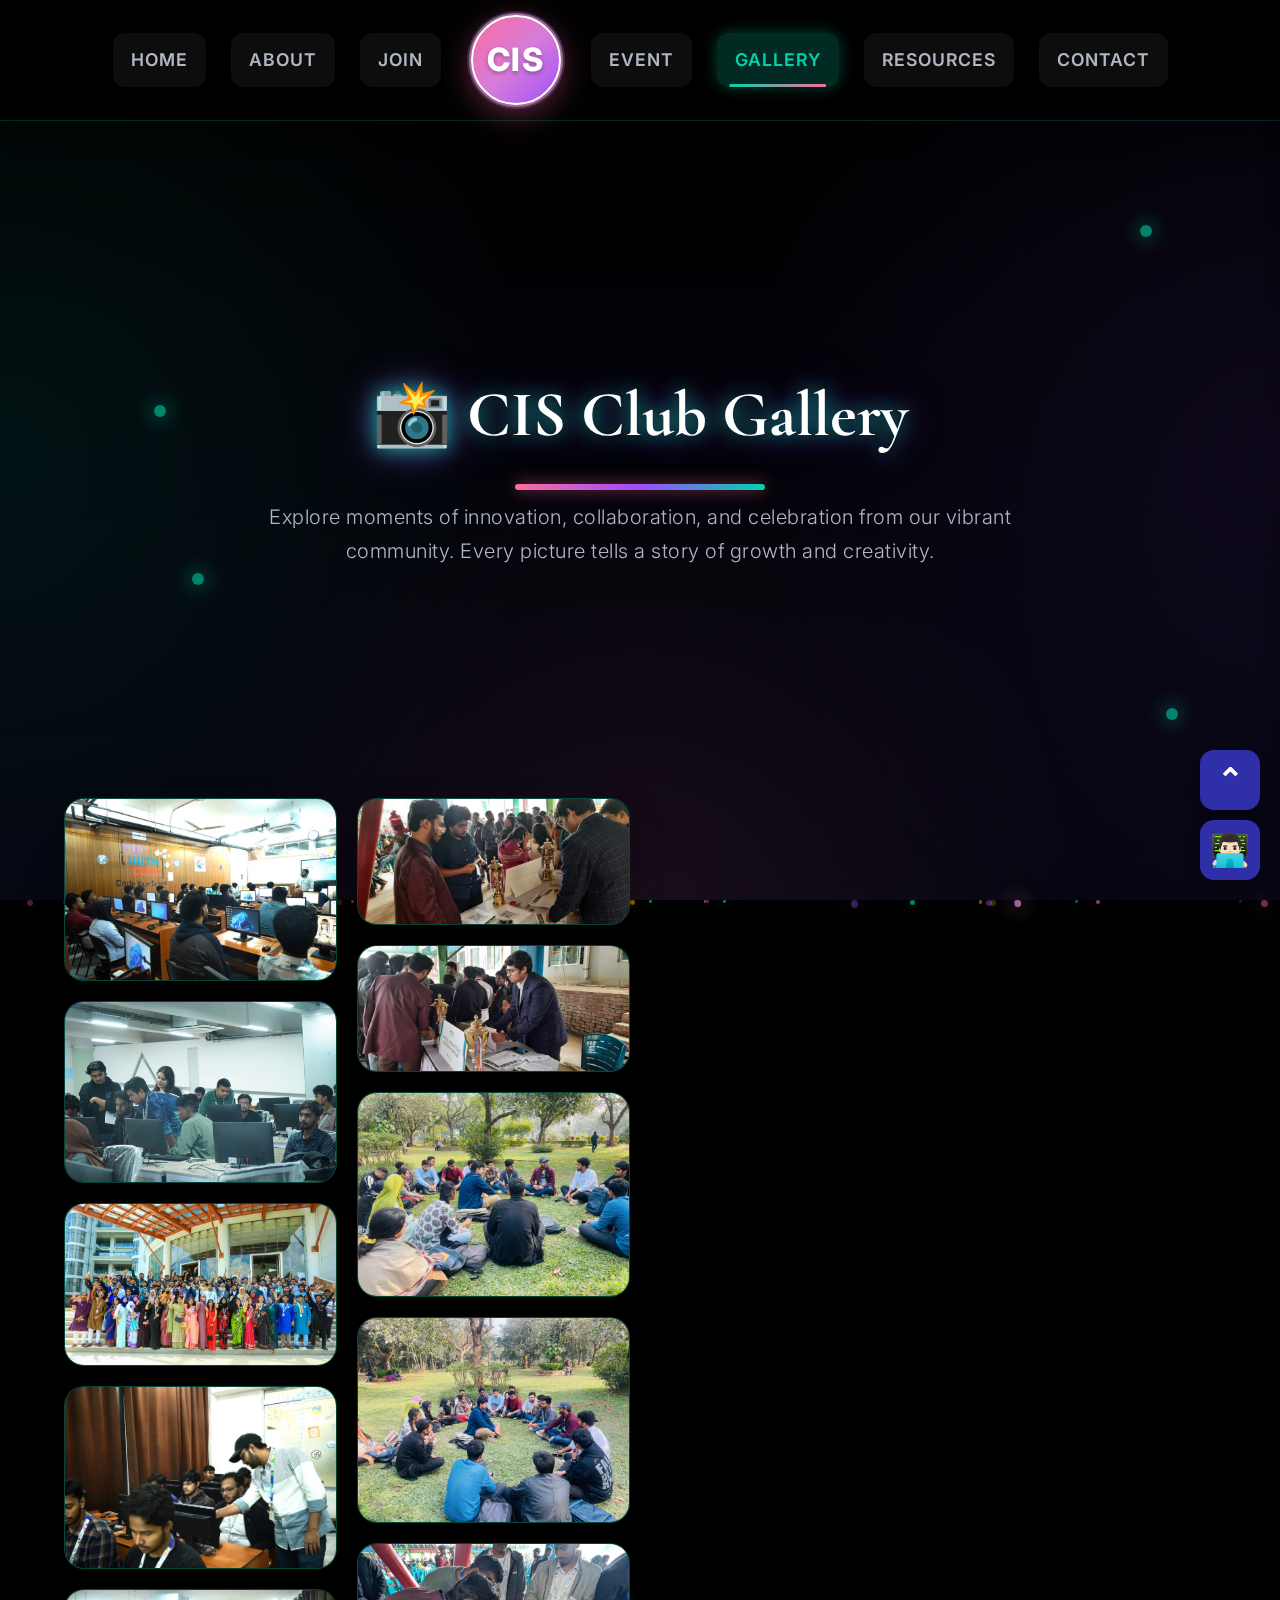
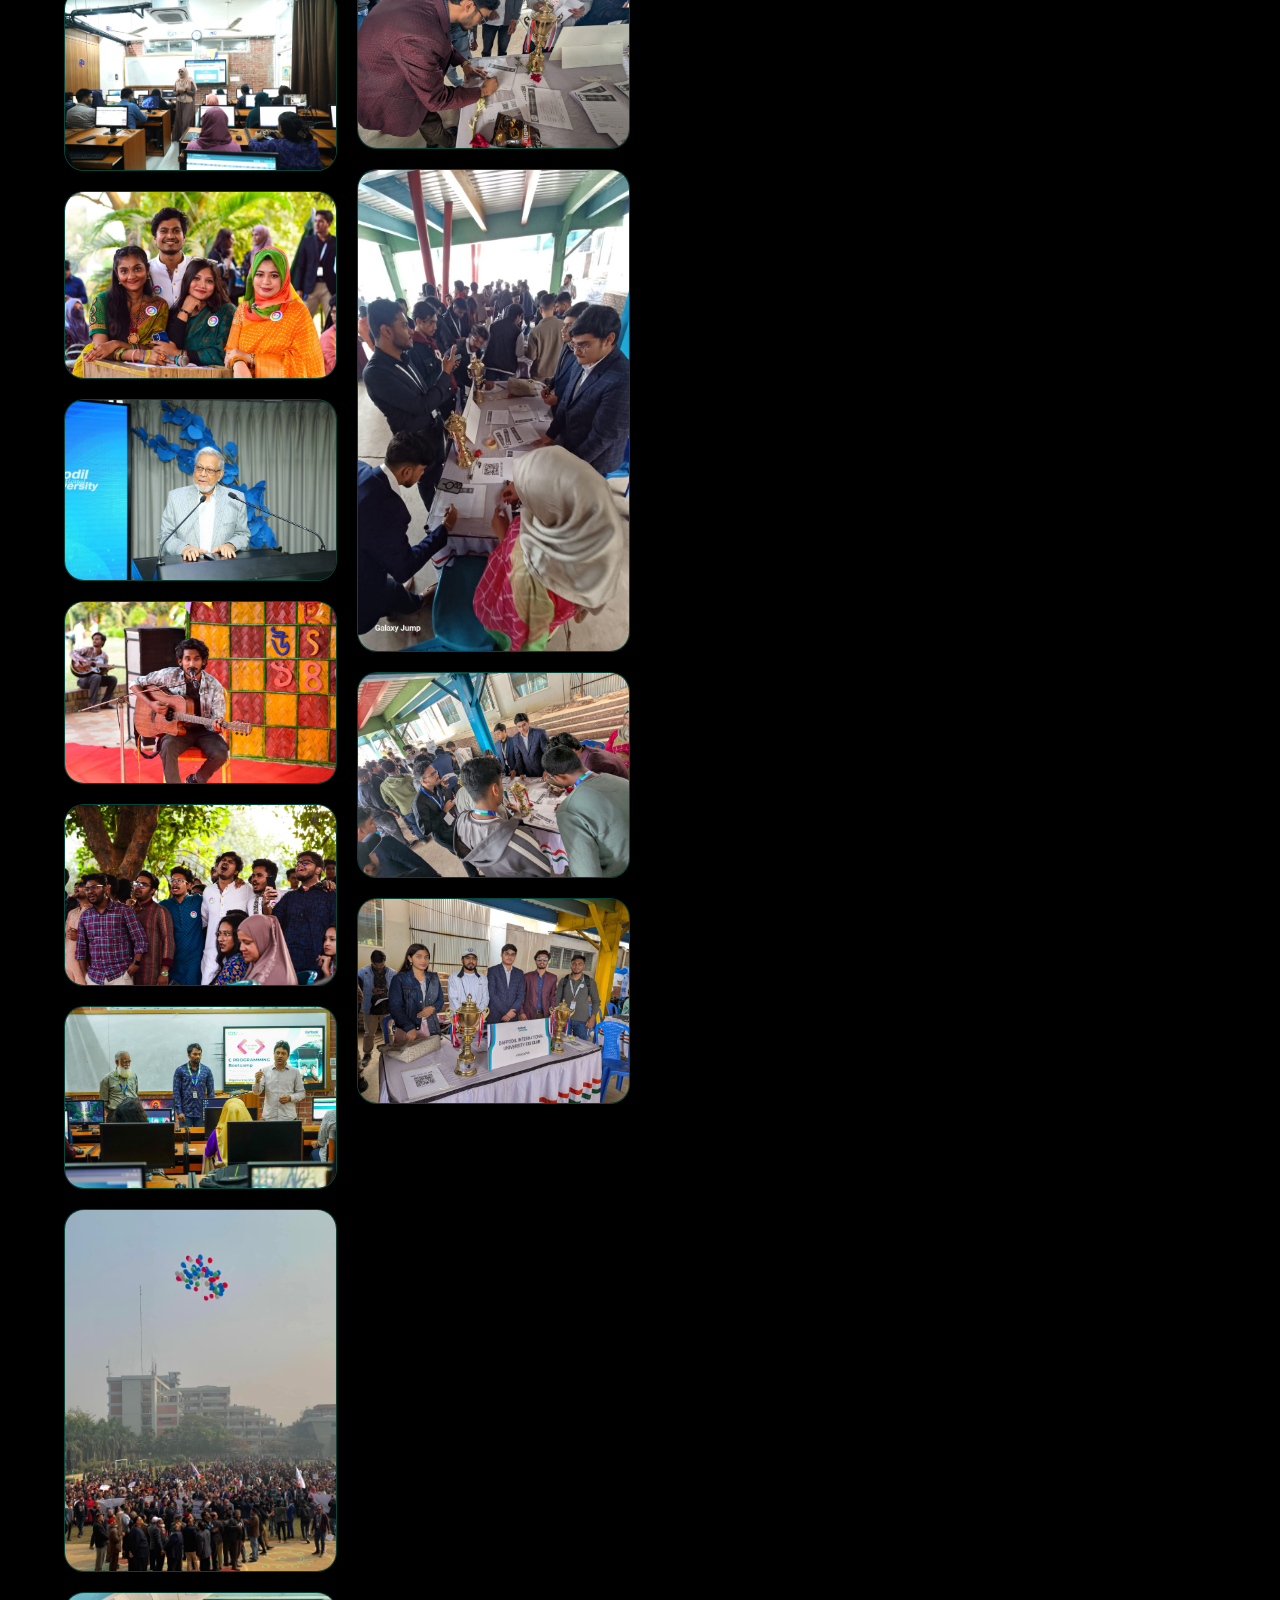
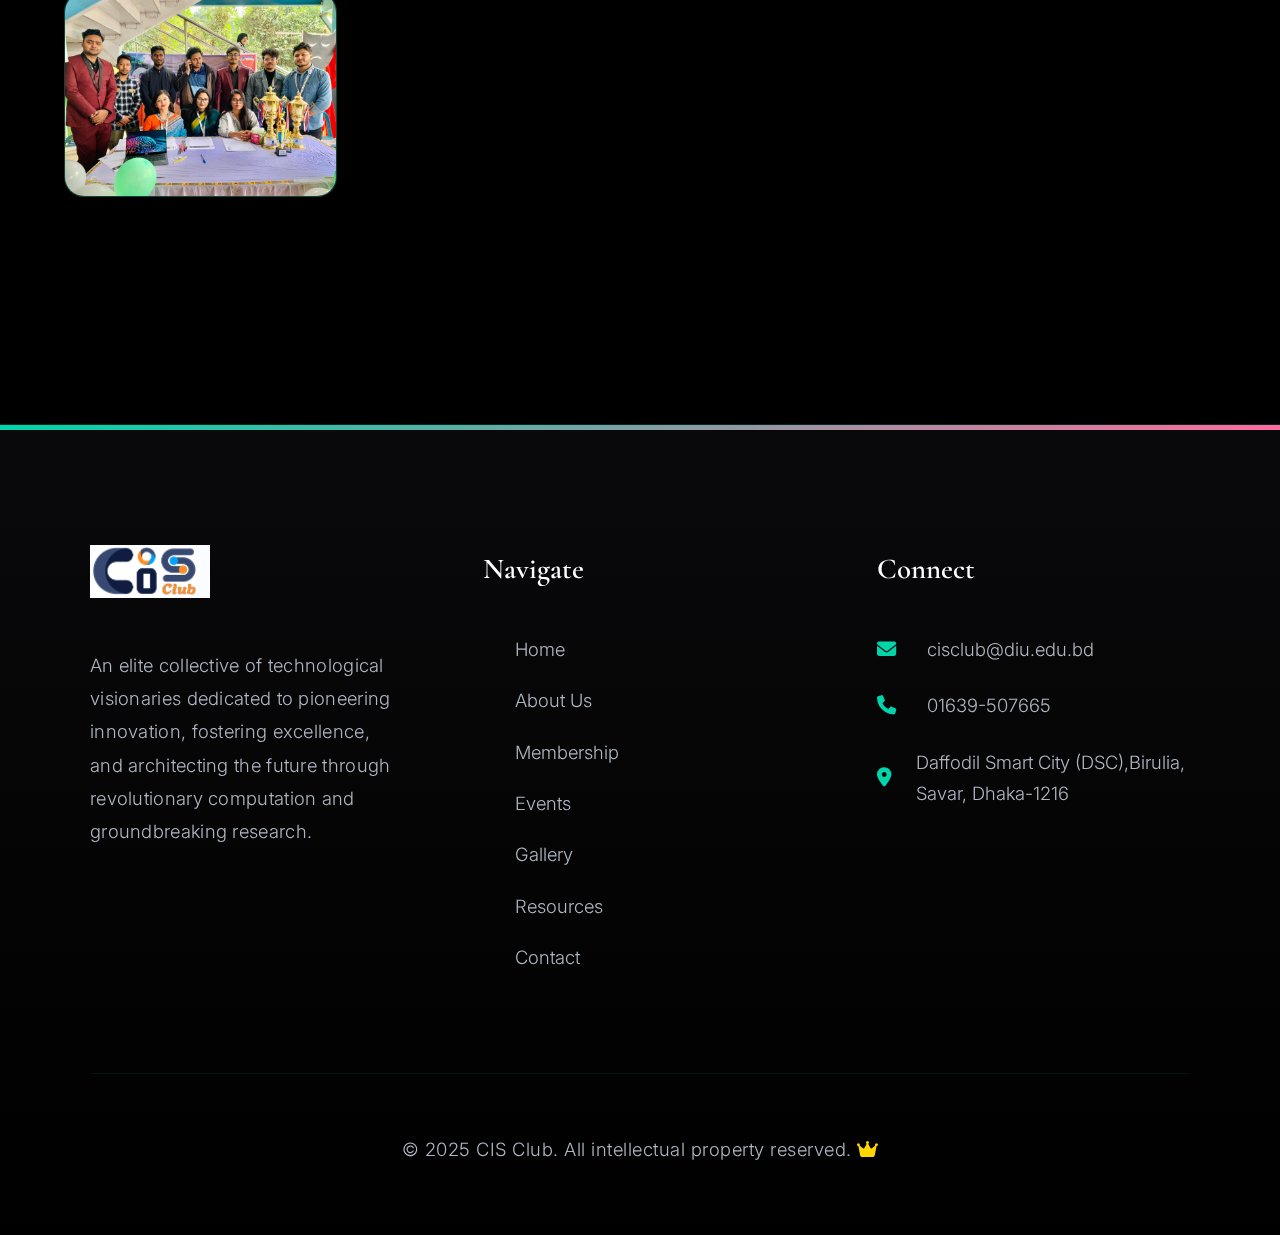
<file: gallery.html>
<!DOCTYPE html>
<html lang="en">
<head>
    <meta charset="UTF-8">
    <meta name="viewport" content="width=device-width, initial-scale=1.0">
    <title>CIS Club — Gallery ✨</title>
    <link rel="stylesheet" href="https://cdnjs.cloudflare.com/ajax/libs/font-awesome/6.4.0/css/all.min.css">
    <link href="https://fonts.googleapis.com/css2?family=Inter:wght@300;400;500;600;700;800;900&family=Cormorant+Garamond:wght@400;500;600;700&display=swap" rel="stylesheet">
    <style>
        /* ---------- GLOBAL STYLES (SAME AS INDEX) ---------- */
        :root {
            --primary: #00D4AA;
            --primary-dark: #00B894;
            --secondary: #9C4DFF;
            --accent: #FF6B9D;
            --gold: #FFD700;
            --platinum: #E5E4E2;
            --text: #FFFFFF;
            --text-secondary: #B0B7C3;
            --dark-bg: #000000;
            --card-bg: rgba(10, 10, 12, 0.9);
            --border: rgba(0, 212, 170, 0.2);
            --glow: rgba(0, 212, 170, 0.3);
        }

        * {
            box-sizing: border-box;
            margin: 0;
            padding: 0;
        }

        body {
            font-family: 'Inter', -apple-system, BlinkMacSystemFont, sans-serif;
            background-color: var(--dark-bg);
            color: var(--text);
            line-height: 1.7;
            min-height: 100vh;
            overflow-x: hidden;
            position: relative;
        }

        /* Aurora Background Animation (SAME AS INDEX) */
        .aurora-bg {
            position: fixed;
            top: 0;
            left: 0;
            width: 100%;
            height: 100%;
            z-index: -2;
            background: 
                radial-gradient(circle at 0% 50%, 
                    rgba(0, 212, 170, 0.08) 0%, 
                    transparent 40%),
                radial-gradient(circle at 100% 50%, 
                    rgba(156, 77, 255, 0.08) 0%, 
                    transparent 40%),
                radial-gradient(circle at 50% 100%, 
                    rgba(255, 107, 157, 0.08) 0%, 
                    transparent 40%),
                linear-gradient(180deg, #000000 0%, #050510 100%);
            animation: aurora-move 20s infinite alternate ease-in-out;
        }

        @keyframes aurora-move {
            0% {
                background-position: 0% 0%, 100% 50%, 50% 100%, 0% 0%;
                filter: hue-rotate(0deg);
            }
            33% {
                background-position: 100% 0%, 0% 50%, 50% 100%, 0% 0%;
            }
            66% {
                background-position: 0% 100%, 100% 50%, 0% 0%, 0% 0%;
            }
            100% {
                background-position: 100% 100%, 0% 50%, 100% 0%, 0% 0%;
                filter: hue-rotate(20deg);
            }
        }

        /* Animated Grid Overlay (SAME AS INDEX) */
        .grid-overlay {
            position: fixed;
            top: 0;
            left: 0;
            width: 100%;
            height: 100%;
            background-image: 
                linear-gradient(to right, rgba(255, 255, 255, 0.02) 1px, transparent 1px),
                linear-gradient(to bottom, rgba(255, 255, 255, 0.02) 1px, transparent 1px);
            background-size: 50px 50px;
            z-index: -1;
            opacity: 0.3;
            animation: grid-move 40s linear infinite;
        }

        @keyframes grid-move {
            0% { transform: translate(0, 0); }
            100% { transform: translate(50px, 50px); }
        }

        /* Floating Particles (SAME AS INDEX) */
        .particle-container {
            position: fixed;
            width: 100%;
            height: 100%;
            z-index: -1;
            pointer-events: none;
        }

        .particle {
            position: absolute;
            border-radius: 50%;
            pointer-events: none;
            animation: particle-float 20s infinite linear;
        }

        @keyframes particle-float {
            0% {
                transform: translateY(0) rotate(0deg);
                opacity: 0;
            }
            10% {
                opacity: 1;
            }
            90% {
                opacity: 1;
            }
            100% {
                transform: translateY(-100vh) rotate(360deg);
                opacity: 0;
            }
        }

        /* Decorative floating dots (SAME AS INDEX) */
        .decorative-dots {
            position: fixed;
            width: 100%;
            height: 100%;
            pointer-events: none;
            z-index: -1;
        }

        .dot {
            position: absolute;
            width: 12px;
            height: 12px;
            background: rgba(0, 212, 170, 0.6);
            border-radius: 50%;
            box-shadow: 0 0 20px rgba(0, 212, 170, 0.8);
            animation: float 8s infinite ease-in-out;
        }

        .dot:nth-child(1) { top: 10%; left: 5%; animation-delay: 0s; }
        .dot:nth-child(2) { top: 25%; right: 10%; animation-delay: 1s; }
        .dot:nth-child(3) { bottom: 35%; left: 15%; animation-delay: 2s; }
        .dot:nth-child(4) { bottom: 20%; right: 8%; animation-delay: 3s; }
        .dot:nth-child(5) { top: 45%; left: 12%; animation-delay: 4s; }

        @keyframes float {
            0%, 100% { transform: translateY(0) rotate(0); }
            50% { transform: translateY(-25px) rotate(180deg); }
        }

        /* Sparkle animation (SAME AS INDEX) */
        @keyframes sparkle {
            0%, 100% { opacity: 1; }
            50% { opacity: 0.5; }
        }

        a {
            text-decoration: none;
            color: inherit;
            transition: all 0.3s cubic-bezier(0.4, 0, 0.2, 1);
        }

        .container {
            max-width: 1400px;
            margin: 0 auto;
            padding: 0 40px;
            position: relative;
            z-index: 1;
        }

        section {
            position: relative;
            z-index: 1;
            padding: 120px 0;
        }

        /* Luxury Typography (SAME AS INDEX) */
        .luxury-title {
            font-family: 'Cormorant Garamond', serif;
            font-weight: 600;
            letter-spacing: 1px;
        }

        /* ---------- NAVBAR (EXACT SAME AS INDEX) ---------- */
        .navbar {
            position: sticky;
            top: 0;
            left: 0;
            width: 100%;
            display: flex;
            justify-content: center;
            align-items: center;
            background: rgba(0, 0, 0, 0.9);
            backdrop-filter: blur(30px);
            padding: 15px 30px;
            z-index: 1000;
            border-bottom: 1px solid rgba(0, 212, 170, 0.2);
            box-shadow: 0 4px 30px rgba(0, 0, 0, 0.3);
            transition: all 0.4s cubic-bezier(0.4, 0, 0.2, 1);
        }

        .navbar.scrolled {
            background: rgba(0, 0, 0, 0.95);
            box-shadow: 0 5px 30px rgba(0, 212, 170, 0.1);
        }

        .nav-left, .nav-right {
            display: flex;
            align-items: center;
            gap: 25px;
        }

        .logo {
            display: flex;
            align-items: center;
            justify-content: center;
            margin: 0 30px;
        }

        .logo-circle {
            width: 90px;
            height: 90px;
            border-radius: 50%;
            background: linear-gradient(135deg, var(--accent), var(--secondary));
            display: flex;
            align-items: center;
            justify-content: center;
            box-shadow: 
                0 8px 32px rgba(255, 107, 157, 0.4),
                0 0 0 2px rgba(255, 182, 193, 0.5),
                0 0 0 4px rgba(123, 104, 238, 0.3);
            border: 2px solid #ffffff;
            transition: all 0.4s cubic-bezier(0.175, 0.885, 0.32, 1.275);
            position: relative;
            overflow: hidden;
        }

        .logo-circle::before {
            content: '';
            position: absolute;
            width: 150%;
            height: 150%;
            background: linear-gradient(90deg, transparent, rgba(255,255,255,0.2), transparent);
            transform: rotate(45deg);
            animation: shine 3s infinite linear;
        }

        @keyframes shine {
            0% { transform: translateX(-100%) rotate(45deg); }
            100% { transform: translateX(100%) rotate(45deg); }
        }

        .logo-circle:hover {
            transform: scale(1.15) rotate(10deg);
            box-shadow: 
                0 12px 40px rgba(255, 107, 157, 0.6),
                0 0 0 3px rgba(255, 182, 193, 0.7),
                0 0 0 6px rgba(123, 104, 238, 0.4);
        }

        .logo-circle span {
            color: #ffffff;
            font-weight: 800;
            font-size: 32px;
            letter-spacing: 1.5px;
            text-align: center;
            text-shadow: 0 2px 4px rgba(0,0,0,0.3);
            z-index: 2;
        }

        /* Navbar links (SAME AS INDEX) */
        .nav-left a, .nav-right a {
            color: var(--text-secondary);
            font-weight: 600;
            padding: 12px 18px;
            border-radius: 12px;
            transition: all 0.3s ease;
            position: relative;
            overflow: hidden;
            background: rgba(255, 255, 255, 0.05);
            font-size: 1.1rem;
            text-transform: uppercase;
            letter-spacing: 1px;
        }

        .nav-left a::before, .nav-right a::before {
            content: '';
            position: absolute;
            bottom: 0;
            left: 50%;
            transform: translateX(-50%);
            width: 0;
            height: 3px;
            background: linear-gradient(90deg, var(--primary), var(--accent));
            border-radius: 3px;
            transition: width 0.3s ease;
        }

        .nav-left a:hover, .nav-right a:hover {
            color: var(--primary);
            background: rgba(255, 255, 255, 0.1);
            transform: translateY(-3px);
        }

        .nav-left a:hover::before, .nav-right a:hover::before {
            width: 80%;
        }

        /* Active link (FOR GALLERY) */
        .nav-right a[href*="gallery.html"] {
            color: var(--primary);
            background: rgba(0, 212, 170, 0.2);
            box-shadow: 0 0 15px rgba(0, 212, 170, 0.3);
        }

        .nav-right a[href*="gallery.html"]::before {
            width: 80%;
        }

        /* Mobile Menu Toggle (SAME AS INDEX) */
        .menu-toggle {
            display: none;
            width: 40px;
            height: 40px;
            position: relative;
            cursor: pointer;
            z-index: 1001;
        }

        .menu-toggle span {
            display: block;
            position: absolute;
            height: 3px;
            width: 100%;
            background: var(--primary);
            border-radius: 3px;
            opacity: 1;
            left: 0;
            transform: rotate(0deg);
            transition: .25s ease-in-out;
        }

        .menu-toggle span:nth-child(1) { top: 8px; }
        .menu-toggle span:nth-child(2) { top: 18px; }
        .menu-toggle span:nth-child(3) { top: 28px; }

        .menu-toggle.active span:nth-child(1) {
            top: 18px;
            transform: rotate(135deg);
        }

        .menu-toggle.active span:nth-child(2) {
            opacity: 0;
            left: -60px;
        }

        .menu-toggle.active span:nth-child(3) {
            top: 18px;
            transform: rotate(-135deg);
        }

        /* ---------- GALLERY TITLE ---------- */
        .gallery-title {
            text-align: center;
            margin: 120px 0 60px;
            position: relative;
        }

        .gallery-title h1 {
            font-family: 'Cormorant Garamond', serif;
            font-size: 4.5rem;
            color: var(--text);
            margin-bottom: 30px;
            font-weight: 700;
            text-shadow: 
                0 0 20px rgba(0, 212, 170, 0.8),
                0 0 40px rgba(156, 77, 255, 0.6);
            position: relative;
            display: inline-block;
        }

        .gallery-title h1::after {
            content: '';
            position: absolute;
            bottom: -20px;
            left: 50%;
            transform: translateX(-50%);
            width: 250px;
            height: 6px;
            background: linear-gradient(90deg, var(--accent), var(--secondary), var(--primary));
            border-radius: 3px;
            box-shadow: 0 0 15px rgba(255, 107, 157, 0.6);
        }

        .gallery-subtitle {
            font-size: 1.25rem;
            color: var(--text-secondary);
            max-width: 800px;
            margin: 0 auto 50px;
            text-align: center;
            font-weight: 300;
            letter-spacing: 0.5px;
        }

        /* ---------- PINTEREST MASONRY GRID ---------- */
        .gallery-container {
            width: 90%;
            max-width: 1400px;
            margin: 0 auto 100px;
            column-count: 4;
            column-gap: 20px;
        }

        @media (max-width: 1200px) { .gallery-container { column-count: 3; } }
        @media (max-width: 768px)  { .gallery-container { column-count: 2; } }
        @media (max-width: 480px)  { .gallery-container { column-count: 1; } }

        .gallery-item {
            width: 100%;
            break-inside: avoid;
            margin-bottom: 20px;
            border-radius: 20px;
            overflow: hidden;
            background: var(--card-bg);
            backdrop-filter: blur(20px);
            border: 1px solid rgba(0, 212, 170, 0.3);
            box-shadow: 0 15px 35px rgba(0, 0, 0, 0.3);
            transition: all 0.4s cubic-bezier(0.175, 0.885, 0.32, 1.275);
            position: relative;
        }

        .gallery-item img {
            width: 100%;
            height: auto;
            display: block;
            cursor: pointer;
            transition: transform 0.5s ease;
        }

        .gallery-item:hover {
            transform: translateY(-10px) scale(1.02);
            box-shadow: 
                0 25px 50px rgba(0, 0, 0, 0.5),
                0 0 30px rgba(0, 212, 170, 0.2);
            border-color: var(--accent);
        }

        .gallery-item:hover img {
            transform: scale(1.08);
        }

        /* Image overlay effect */
        .gallery-item::after {
            content: '';
            position: absolute;
            top: 0;
            left: 0;
            width: 100%;
            height: 100%;
            background: linear-gradient(to bottom, transparent 70%, rgba(0, 0, 0, 0.8) 100%);
            opacity: 0;
            transition: opacity 0.3s ease;
            pointer-events: none;
        }

        .gallery-item:hover::after {
            opacity: 1;
        }

        /* ---------- LIGHTBOX ---------- */
        #lightbox {
            position: fixed;
            display: none;
            top: 0;
            left: 0;
            width: 100%;
            height: 100%;
            background: rgba(0, 0, 0, 0.95);
            justify-content: center;
            align-items: center;
            z-index: 2000;
            padding: 40px;
            backdrop-filter: blur(30px);
        }

        #lightbox img {
            width: auto;
            max-width: 90%;
            max-height: 90vh;
            border-radius: 20px;
            box-shadow: 
                0 30px 80px rgba(0, 0, 0, 0.8),
                0 0 0 1px rgba(0, 212, 170, 0.4);
            animation: fadeZoom 0.4s cubic-bezier(0.175, 0.885, 0.32, 1.275);
        }

        @keyframes fadeZoom {
            from { opacity: 0; transform: scale(0.85) rotate(-5deg); }
            to { opacity: 1; transform: scale(1) rotate(0); }
        }

        #lightbox span {
            position: absolute;
            top: 30px;
            right: 45px;
            color: var(--primary);
            font-size: 50px;
            cursor: pointer;
            font-weight: 300;
            transition: all 0.3s ease;
            width: 50px;
            height: 50px;
            display: flex;
            align-items: center;
            justify-content: center;
            border-radius: 50%;
            background: rgba(255, 255, 255, 0.1);
        }

        #lightbox span:hover {
            color: var(--accent);
            transform: rotate(90deg) scale(1.1);
            background: rgba(255, 107, 157, 0.2);
        }

        /* ---------- FOOTER (EXACT SAME AS INDEX) ---------- */
        footer {
            background: linear-gradient(to top, rgba(0, 0, 0, 0.98), rgba(10, 10, 12, 0.95));
            padding: 120px 0 70px;
            border-top: 1px solid rgba(0, 212, 170, 0.2);
            position: relative;
            overflow: hidden;
        }

        footer::before {
            content: '';
            position: absolute;
            top: 0;
            left: 0;
            width: 100%;
            height: 5px;
            background: linear-gradient(90deg, var(--primary), var(--accent));
        }

        .footer-content {
            display: grid;
            grid-template-columns: repeat(auto-fit, minmax(280px, 1fr));
            gap: 80px;
            margin-bottom: 80px;
        }

        .footer-logo {
            font-family: 'Cormorant Garamond', serif;
            font-size: 2.5rem;
            font-weight: 700;
            background: linear-gradient(135deg, var(--primary), var(--platinum));
            -webkit-background-clip: text;
            -webkit-text-fill-color: transparent;
            background-clip: text;
            margin-bottom: 30px;
            display: flex;
            align-items: center;
            gap: 15px;
        }

        .footer-description {
            color: var(--text-secondary);
            line-height: 1.8;
            font-size: 1.15rem;
            font-weight: 300;
            letter-spacing: 0.3px;
        }

        .footer-links h4, .footer-contact h4 {
            font-family: 'Cormorant Garamond', serif;
            font-size: 1.8rem;
            font-weight: 600;
            margin-bottom: 40px;
            color: var(--text);
        }

        .footer-links ul {
            list-style: none;
        }

        .footer-links li {
            margin-bottom: 20px;
        }

        .footer-links a {
            color: var(--text-secondary);
            font-weight: 300;
            font-size: 1.15rem;
            transition: all 0.3s ease;
            display: flex;
            align-items: center;
            gap: 15px;
        }

        .footer-links a:hover {
            color: var(--primary);
            padding-left: 15px;
        }

        .footer-links a::before {
            content: '→';
            color: var(--primary);
            opacity: 0;
            transition: all 0.3s ease;
        }

        .footer-links a:hover::before {
            opacity: 1;
        }

        .footer-contact p {
            color: var(--text-secondary);
            margin-bottom: 25px;
            display: flex;
            align-items: center;
            gap: 20px;
            font-weight: 300;
            font-size: 1.15rem;
        }

        .footer-contact i {
            color: var(--primary);
            font-size: 1.2rem;
            width: 30px;
        }

        .footer-bottom {
            text-align: center;
            padding-top: 60px;
            border-top: 1px solid rgba(0, 212, 170, 0.1);
            color: var(--text-secondary);
            font-weight: 300;
            font-size: 1.15rem;
            letter-spacing: 0.5px;
        }

        /* ---------- RESPONSIVE DESIGN (SAME STRUCTURE AS INDEX) ---------- */
        @media (max-width: 1400px) {
            .container {
                max-width: 1200px;
                padding: 0 50px;
            }
            
            .gallery-title h1 {
                font-size: 4rem;
            }
        }

        @media (max-width: 1200px) {
            .gallery-title h1 {
                font-size: 3.5rem;
            }
        }

        @media (max-width: 992px) {
            /* Navigation */
            .navbar {
                flex-wrap: wrap;
                justify-content: center;
                gap: 15px;
                padding: 12px 20px;
            }
            
            .nav-left, .nav-right {
                display: none;
            }
            
            .nav-left.active, .nav-right.active {
                display: flex;
                flex: 1 1 100%;
                justify-content: center;
                gap: 15px;
                margin-top: 15px;
            }
            
            .logo-circle {
                width: 70px;
                height: 70px;
            }
            
            .logo-circle span {
                font-size: 24px;
            }
            
            .menu-toggle {
                display: block;
                position: absolute;
                right: 20px;
                top: 20px;
            }
            
            /* Gallery Title */
            .gallery-title h1 {
                font-size: 3rem;
            }
            
            .gallery-subtitle {
                font-size: 1.15rem;
                padding: 0 20px;
            }
            
            .gallery-container {
                column-gap: 15px;
                margin-bottom: 60px;
            }
        }

        @media (max-width: 768px) {
            .gallery-title {
                margin: 80px 0 40px;
            }
            
            .gallery-title h1 {
                font-size: 2.5rem;
            }
            
            .gallery-subtitle {
                font-size: 1.1rem;
            }
            
            .gallery-item {
                margin-bottom: 15px;
                border-radius: 15px;
            }
        }

        @media (max-width: 576px) {
            .gallery-title h1 {
                font-size: 2.2rem;
            }
            
            .gallery-subtitle {
                font-size: 1rem;
                margin-bottom: 30px;
            }
            
            .gallery-container {
                width: 95%;
                column-gap: 10px;
                margin-bottom: 40px;
            }
            
            .gallery-item {
                margin-bottom: 10px;
                border-radius: 12px;
            }
            
            .navbar {
                padding: 10px 15px;
            }
            
            .logo-circle {
                width: 60px;
                height: 60px;
            }
            
            .logo-circle span {
                font-size: 20px;
            }
            
            #lightbox {
                padding: 20px;
            }
            
            #lightbox span {
                top: 20px;
                right: 25px;
                font-size: 40px;
                width: 40px;
                height: 40px;
            }
        }
    </style>
</head>
<body>
    <!-- Aurora Background (SAME AS INDEX) -->
    <div class="aurora-bg"></div>
    <div class="grid-overlay"></div>
    
    <!-- Particle Container (SAME AS INDEX) -->
    <div class="particle-container" id="particleContainer"></div>
    
    <!-- Decorative dots (SAME AS INDEX) -->
    <div class="decorative-dots">
        <div class="dot"></div>
        <div class="dot"></div>
        <div class="dot"></div>
        <div class="dot"></div>
        <div class="dot"></div>
    </div>
    
    <!-- ---------- NAVBAR (SAME AS INDEX) ---------- -->
    <header>
        <nav class="navbar">
            <div class="menu-toggle" id="menuToggle">
                <span></span>
                <span></span>
                <span></span>
            </div>
            
            <div class="nav-left" id="navLeft">
                <a href="index.html">Home</a>
                <a href="about.html">About</a>
                <a href="join.html">Join</a>
            </div>
            
            <div class="logo">
                <div class="logo-circle">
                    <span>CIS</span>
                </div>
            </div>
            
            <div class="nav-right" id="navRight">
                <a href="events.html">Event</a>
                <a href="gallery.html">Gallery</a>
                <a href="resourse.html">Resources</a>
                <a href="contact.html">Contact</a>
            </div>
        </nav>
    </header>
    
    <!-- ---------- GALLERY TITLE ---------- -->
    <section class="gallery-title">
        <h1>📸 CIS Club Gallery</h1>
        <p class="gallery-subtitle">Explore moments of innovation, collaboration, and celebration from our vibrant community. Every picture tells a story of growth and creativity.</p>
    </section>
    
    <!-- ---------- PINTEREST MASONRY GALLERY (50 PHOTOS) ---------- -->
    <div class="gallery-container">
        <!-- Example Images (replace with your actual images) -->
        <div class="gallery-item"><img src="gallery/1.jpg" onclick="openLightbox(this)"></div>
        <div class="gallery-item"><img src="gallery/2.jpg" onclick="openLightbox(this)"></div>
        <div class="gallery-item"><img src="gallery/3.jpg" onclick="openLightbox(this)"></div>
        <div class="gallery-item"><img src="gallery/4.jpg" onclick="openLightbox(this)"></div>
        <div class="gallery-item"><img src="gallery/5.jpg" onclick="openLightbox(this)"></div>
        <div class="gallery-item"><img src="gallery/6.jpg" onclick="openLightbox(this)"></div>
        <div class="gallery-item"><img src="gallery/7.jpg" onclick="openLightbox(this)"></div>
        <div class="gallery-item"><img src="gallery/8.jpg" onclick="openLightbox(this)"></div>
        <div class="gallery-item"><img src="gallery/9.jpg" onclick="openLightbox(this)"></div>
        <div class="gallery-item"><img src="gallery/10.jpg" onclick="openLightbox(this)"></div>
        <div class="gallery-item"><img src="gallery/img1.jpg" onclick="openLightbox(this)"></div>
        <div class="gallery-item"><img src="gallery/img2.jpg" onclick="openLightbox(this)"></div>
        <div class="gallery-item"><img src="gallery/img3.jpg" onclick="openLightbox(this)"></div>
        <div class="gallery-item"><img src="gallery/img4.jpg" onclick="openLightbox(this)"></div>
        <div class="gallery-item"><img src="gallery/img5.jpg" onclick="openLightbox(this)"></div>
        <div class="gallery-item"><img src="gallery/img6.jpg" onclick="openLightbox(this)"></div>
        <div class="gallery-item"><img src="gallery/img7.jpg" onclick="openLightbox(this)"></div>
        <div class="gallery-item"><img src="gallery/img8.jpg" onclick="openLightbox(this)"></div>
        <div class="gallery-item"><img src="gallery/img9.jpg" onclick="openLightbox(this)"></div>
        <div class="gallery-item"><img src="gallery/img10.jpg" onclick="openLightbox(this)"></div>
        <div class="gallery-item"><img src="gallery/img11.jpg" onclick="openLightbox(this)"></div>
        <div class="gallery-item"><img src="gallery/img12.jpg" onclick="openLightbox(this)"></div>
        <div class="gallery-item"><img src="gallery/img13.jpg" onclick="openLightbox(this)"></div>
        <div class="gallery-item"><img src="gallery/img14.jpg" onclick="openLightbox(this)"></div>
        <div class="gallery-item"><img src="gallery/img15.jpg" onclick="openLightbox(this)"></div>
        <div class="gallery-item"><img src="gallery/img16.jpg" onclick="openLightbox(this)"></div>
        <div class="gallery-item"><img src="gallery/img17.jpg" onclick="openLightbox(this)"></div>
        <div class="gallery-item"><img src="gallery/img18.jpg" onclick="openLightbox(this)"></div>
       <div class="gallery-item"><img src="gallery/img4.jpg" onclick="openLightbox(this)"></div>
        <div class="gallery-item"><img src="gallery/img5.jpg" onclick="openLightbox(this)"></div>
        <div class="gallery-item"><img src="gallery/img6.jpg" onclick="openLightbox(this)"></div>
        <div class="gallery-item"><img src="gallery/img7.jpg" onclick="openLightbox(this)"></div>
        <div class="gallery-item"><img src="gallery/img8.jpg" onclick="openLightbox(this)"></div>
        <div class="gallery-item"><img src="gallery/img9.jpg" onclick="openLightbox(this)"></div>
        <div class="gallery-item"><img src="gallery/img10.jpg" onclick="openLightbox(this)"></div>
        <div class="gallery-item"><img src="gallery/1.jpg" onclick="openLightbox(this)"></div>
        <div class="gallery-item"><img src="gallery/2.jpg" onclick="openLightbox(this)"></div>
        <div class="gallery-item"><img src="gallery/img7.jpg" onclick="openLightbox(this)"></div>
        <div class="gallery-item"><img src="gallery/img8.jpg" onclick="openLightbox(this)"></div>
        <div class="gallery-item"><img src="gallery/img9.jpg" onclick="openLightbox(this)"></div>
        <div class="gallery-item"><img src="gallery/img10.jpg" onclick="openLightbox(this)"></div>
        <div class="gallery-item"><img src="gallery/img12.jpg" onclick="openLightbox(this)"></div>
        <div class="gallery-item"><img src="gallery/img13.jpg" onclick="openLightbox(this)"></div>
        <div class="gallery-item"><img src="gallery/img11.jpg" onclick="openLightbox(this)"></div>
        <div class="gallery-item"><img src="gallery/img12.jpg" onclick="openLightbox(this)"></div>
        
    </div>
    
    <!-- ---------- LIGHTBOX ---------- -->
    <div id="lightbox" onclick="closeLightbox(event)">
        <span>&times;</span>
        <img id="lightboxImg">
    </div>
    
    <!-- ---------- FOOTER (EXACT SAME AS INDEX) ---------- -->
    <footer>
        <div class="container">
            <div class="footer-content">
                <div class="footer-about">
                    <div class="footer-logo">
                        <a href="#">
                            <img src="gallery/logo.png" alt="">
                        </a>
                    </div>
                    <p class="footer-description">
                        An elite collective of technological visionaries dedicated to pioneering innovation, 
                        fostering excellence, and architecting the future through revolutionary computation 
                        and groundbreaking research.
                    </p>
                </div>
                
                <div class="footer-links">
                    <h4>Navigate</h4>
                    <ul>
                        <li><a href="index.html">Home</a></li>
                        <li><a href="about.html">About Us</a></li>
                        <li><a href="join.html">Membership</a></li>
                        <li><a href="events.html">Events</a></li>
                        <li><a href="gallery.html">Gallery</a></li>
                        <li><a href="resourse.html">Resources</a></li>
                        <li><a href="contact.html">Contact</a></li>
                    </ul>
                </div>
                
                <div class="footer-contact">
                    <h4>Connect</h4>
                    <p><i class="fas fa-envelope"></i>cisclub@diu.edu.bd</p>
                    <p><i class="fas fa-phone"></i> 01639-507665</p>
                    <p><i class="fas fa-map-marker-alt"></i>Daffodil Smart City (DSC),Birulia, Savar, Dhaka-1216</p>
                </div>
            </div>
            
            <div class="footer-bottom">
                <p>&copy; 2025 CIS Club. All intellectual property reserved. <i class="fas fa-crown" style="color: var(--gold);"></i></p>
            </div>
        </div>
    </footer>

    <script>
        document.addEventListener('DOMContentLoaded', function () {
            // Create particles (SAME AS INDEX)
            const particleContainer = document.getElementById('particleContainer');
            
            function createParticle() {
                const particle = document.createElement('div');
                particle.className = 'particle';
                
                const size = Math.random() * 6 + 2;
                const posX = Math.random() * 100;
                const delay = Math.random() * 20;
                const duration = Math.random() * 30 + 15;
                const colors = ['#00D4AA', '#9C4DFF', '#FF6B9D', '#FFD700'];
                const color = colors[Math.floor(Math.random() * colors.length)];
                
                particle.style.width = `${size}px`;
                particle.style.height = `${size}px`;
                particle.style.left = `${posX}%`;
                particle.style.bottom = `-${size}px`;
                particle.style.background = color;
                particle.style.boxShadow = `0 0 20px ${color}, 0 0 40px ${color}`;
                particle.style.opacity = Math.random() * 0.6 + 0.1;
                particle.style.animationDelay = `${delay}s`;
                particle.style.animationDuration = `${duration}s`;
                
                particleContainer.appendChild(particle);
                
                setTimeout(() => {
                    if (particle.parentNode === particleContainer) {
                        particleContainer.removeChild(particle);
                    }
                }, duration * 1000);
            }
            
            for (let i = 0; i < 40; i++) {
                createParticle();
            }
            
            setInterval(createParticle, 300);
            
            // -------- MOBILE MENU TOGGLE (SAME AS INDEX) --------
            const menuToggle = document.getElementById('menuToggle');
            const navLeft = document.getElementById('navLeft');
            const navRight = document.getElementById('navRight');
            
            if (menuToggle) {
                menuToggle.addEventListener('click', function () {
                    menuToggle.classList.toggle('active');
                    navLeft.classList.toggle('active');
                    navRight.classList.toggle('active');
                    document.body.style.overflow = navLeft.classList.contains('active') ? 'hidden' : 'auto';
                });
                
                document.querySelectorAll('.nav-left a, .nav-right a').forEach(link => {
                    link.addEventListener('click', function() {
                        menuToggle.classList.remove('active');
                        navLeft.classList.remove('active');
                        navRight.classList.remove('active');
                        document.body.style.overflow = 'auto';
                    });
                });
            }
            
            // -------- LIGHTBOX FUNCTIONS --------
            window.openLightbox = function(img) {
                document.getElementById('lightbox').style.display = 'flex';
                document.getElementById('lightboxImg').src = img.src;
            }
            
            window.closeLightbox = function(e) {
                if(e.target.id === 'lightbox' || e.target.tagName === 'SPAN'){
                    document.getElementById('lightbox').style.display = 'none';
                }
            }
            
            // Close lightbox on Escape key
            window.addEventListener('keydown', function (event) {
                const lightbox = document.getElementById('lightbox');
                if (event.key === 'Escape' && lightbox.style.display === 'flex') {
                    lightbox.style.display = 'none';
                }
            });
            
            // -------- NAVBAR SCROLL EFFECT (SAME AS INDEX) --------
            const navbar = document.querySelector('.navbar');
            window.addEventListener('scroll', function() {
                if (window.scrollY > 50) {
                    navbar.classList.add('scrolled');
                } else {
                    navbar.classList.remove('scrolled');
                }
            });
            
            // -------- PAGE TITLE ANIMATION --------
            const pageTitle = document.querySelector('title');
            const originalTitle = pageTitle.textContent;
            
            window.addEventListener('focus', () => {
                pageTitle.textContent = originalTitle;
            });
            
            window.addEventListener('blur', () => {
                pageTitle.textContent = originalTitle;
            });
            
            // -------- GALLERY ITEMS ANIMATION --------
            const galleryItems = document.querySelectorAll('.gallery-item');
            galleryItems.forEach((item, index) => {
                item.style.opacity = '0';
                item.style.transform = 'translateY(30px)';
                
                setTimeout(() => {
                    item.style.transition = 'opacity 0.6s ease, transform 0.6s ease';
                    item.style.opacity = '1';
                    item.style.transform = 'translateY(0)';
                }, 100 + (index * 50));
            });
            
            // -------- LOGIN BUTTON (SAME AS INDEX) --------
            const loginBtn = document.getElementById('loginBtn');
            if (loginBtn) {
                loginBtn.addEventListener('click', function (e) {
                    e.preventDefault();
                    alert('Login functionality would open here. For demo, this is a placeholder.');
                });
            }
        });
    </script>
    <script src="script.js"></script>
</body>
</html>
</file>
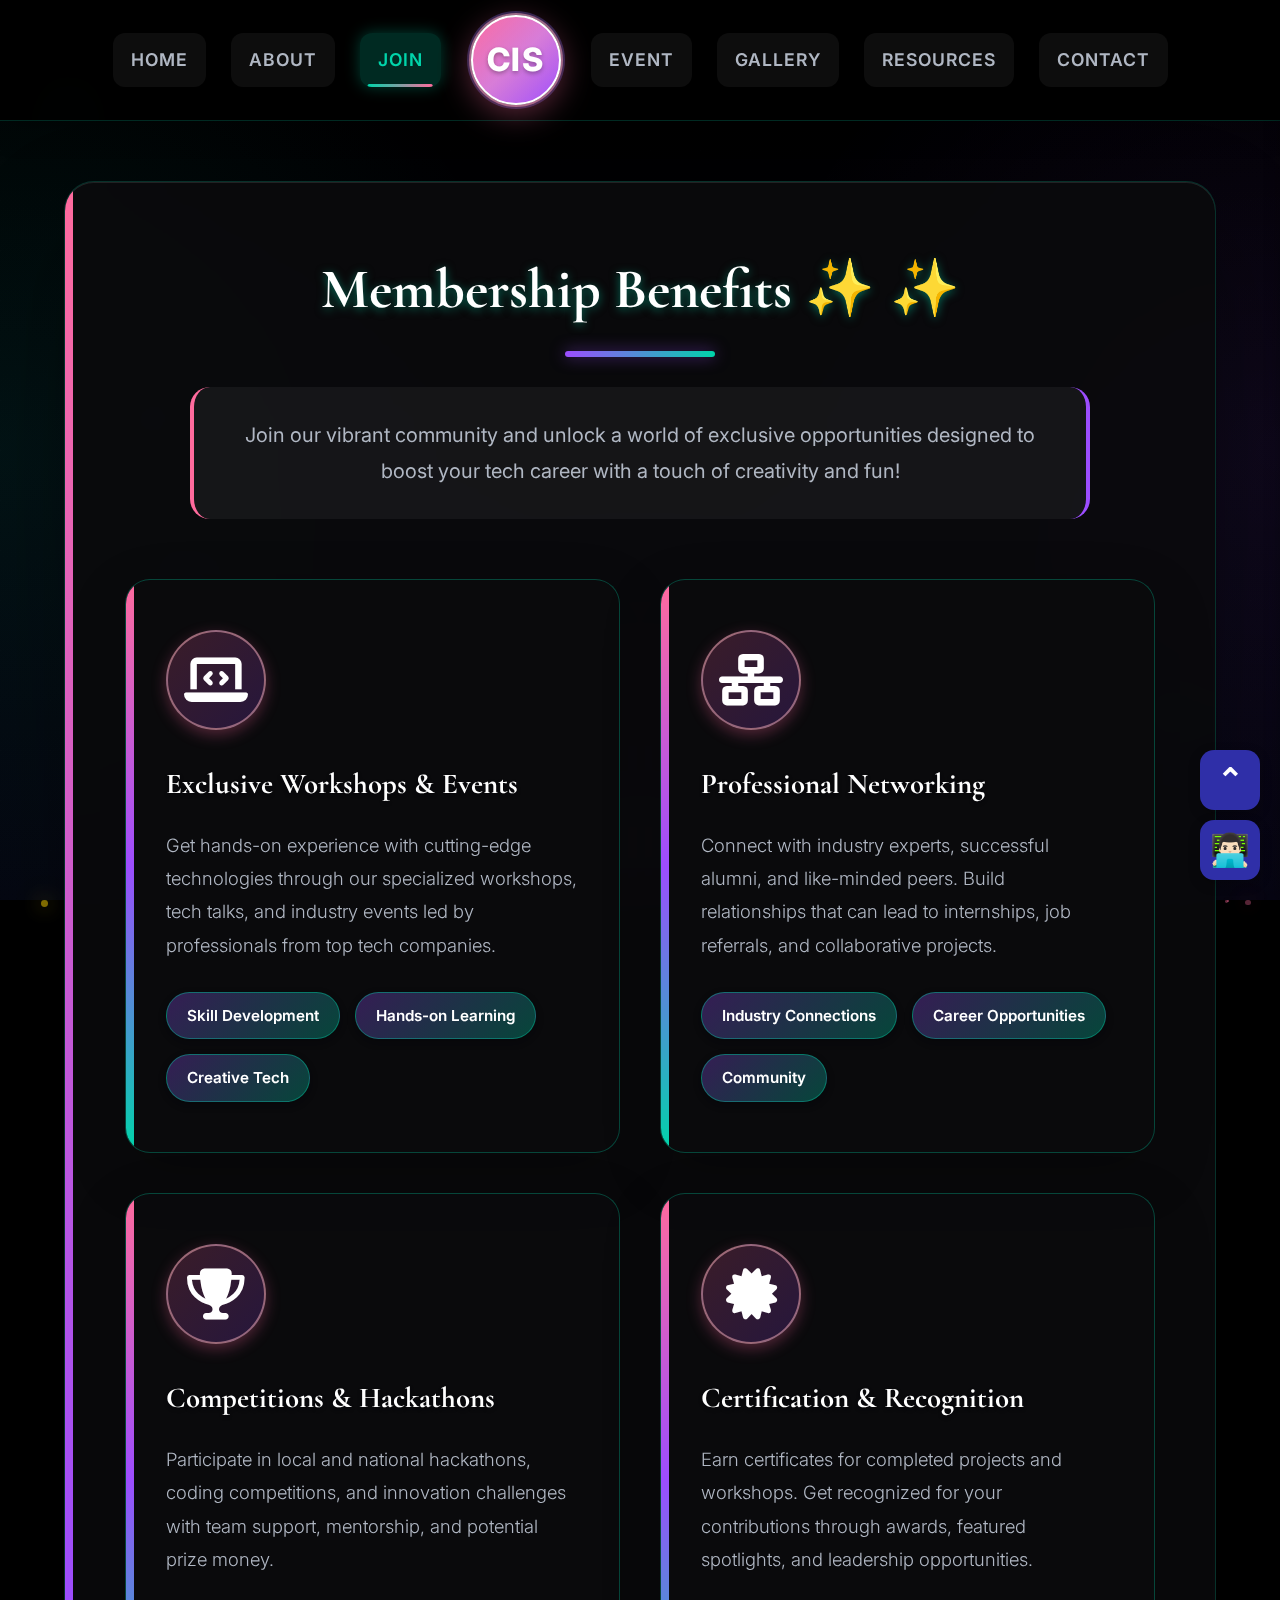
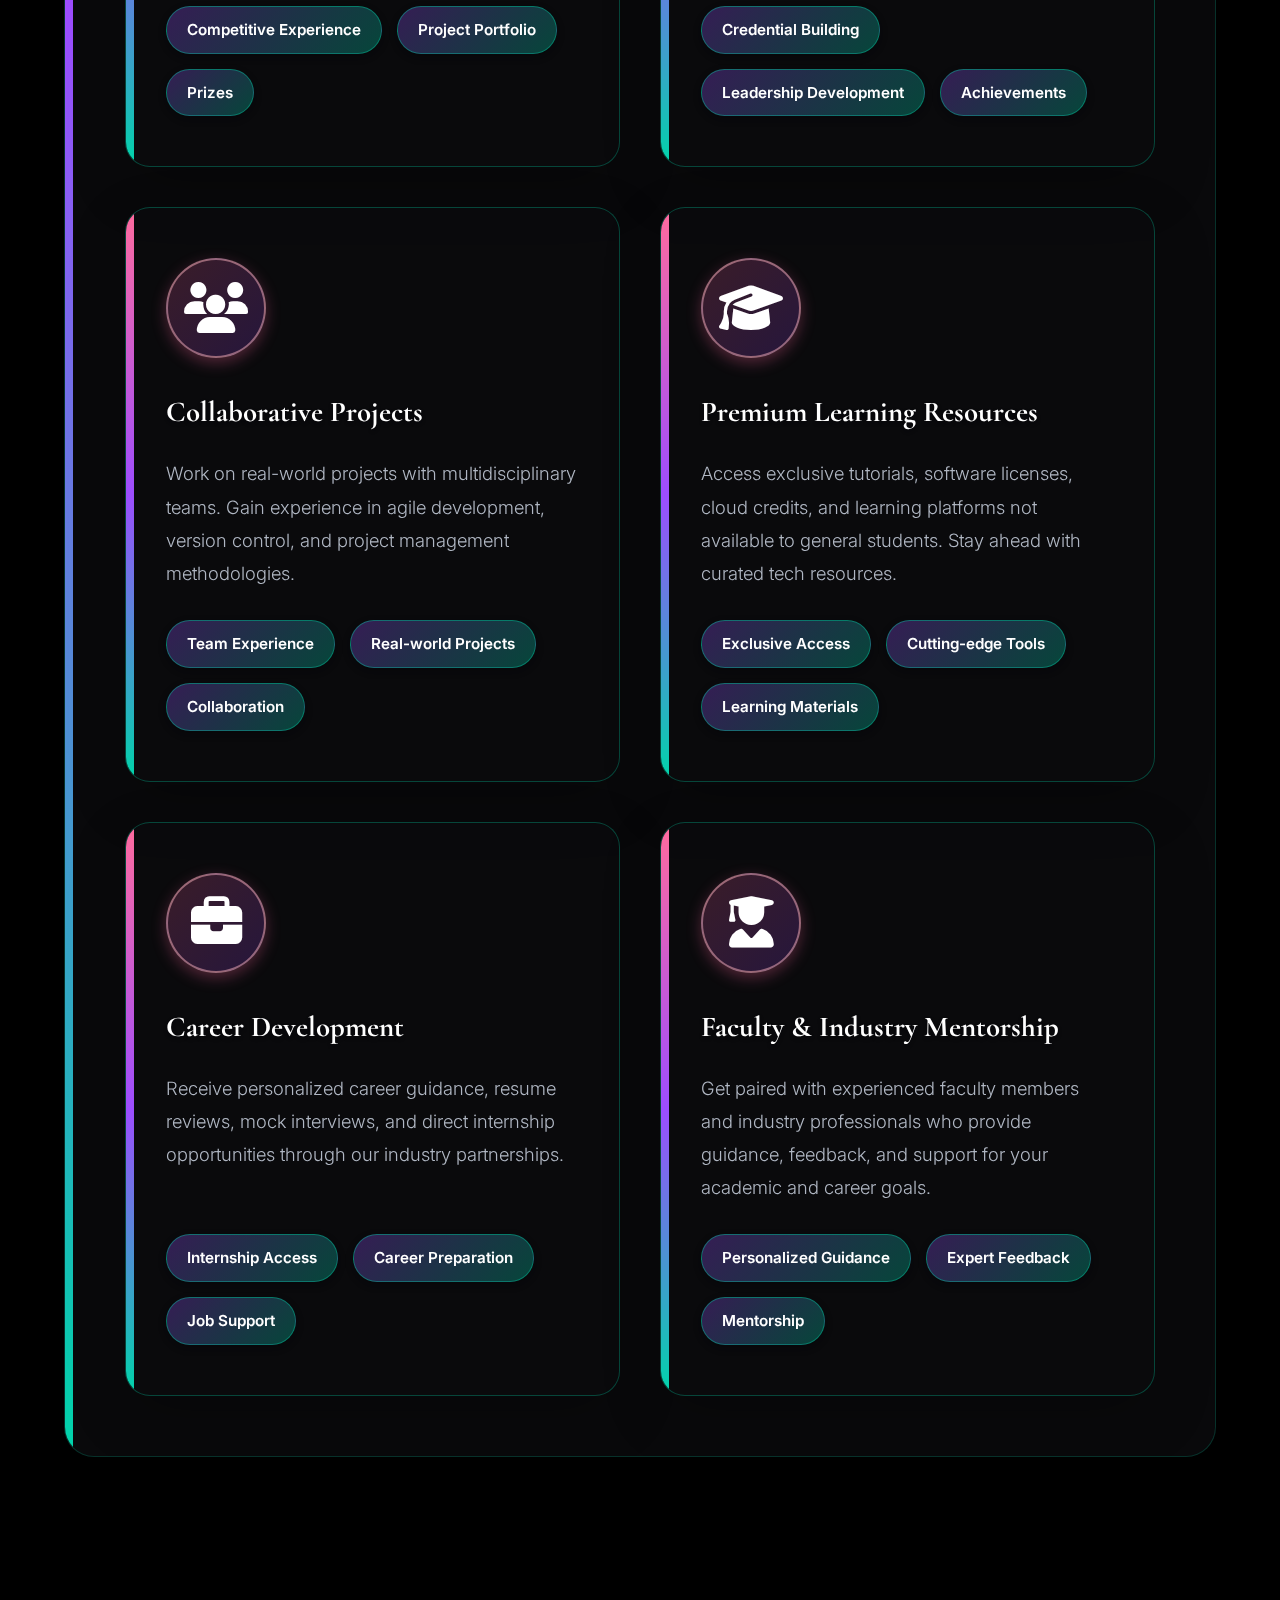
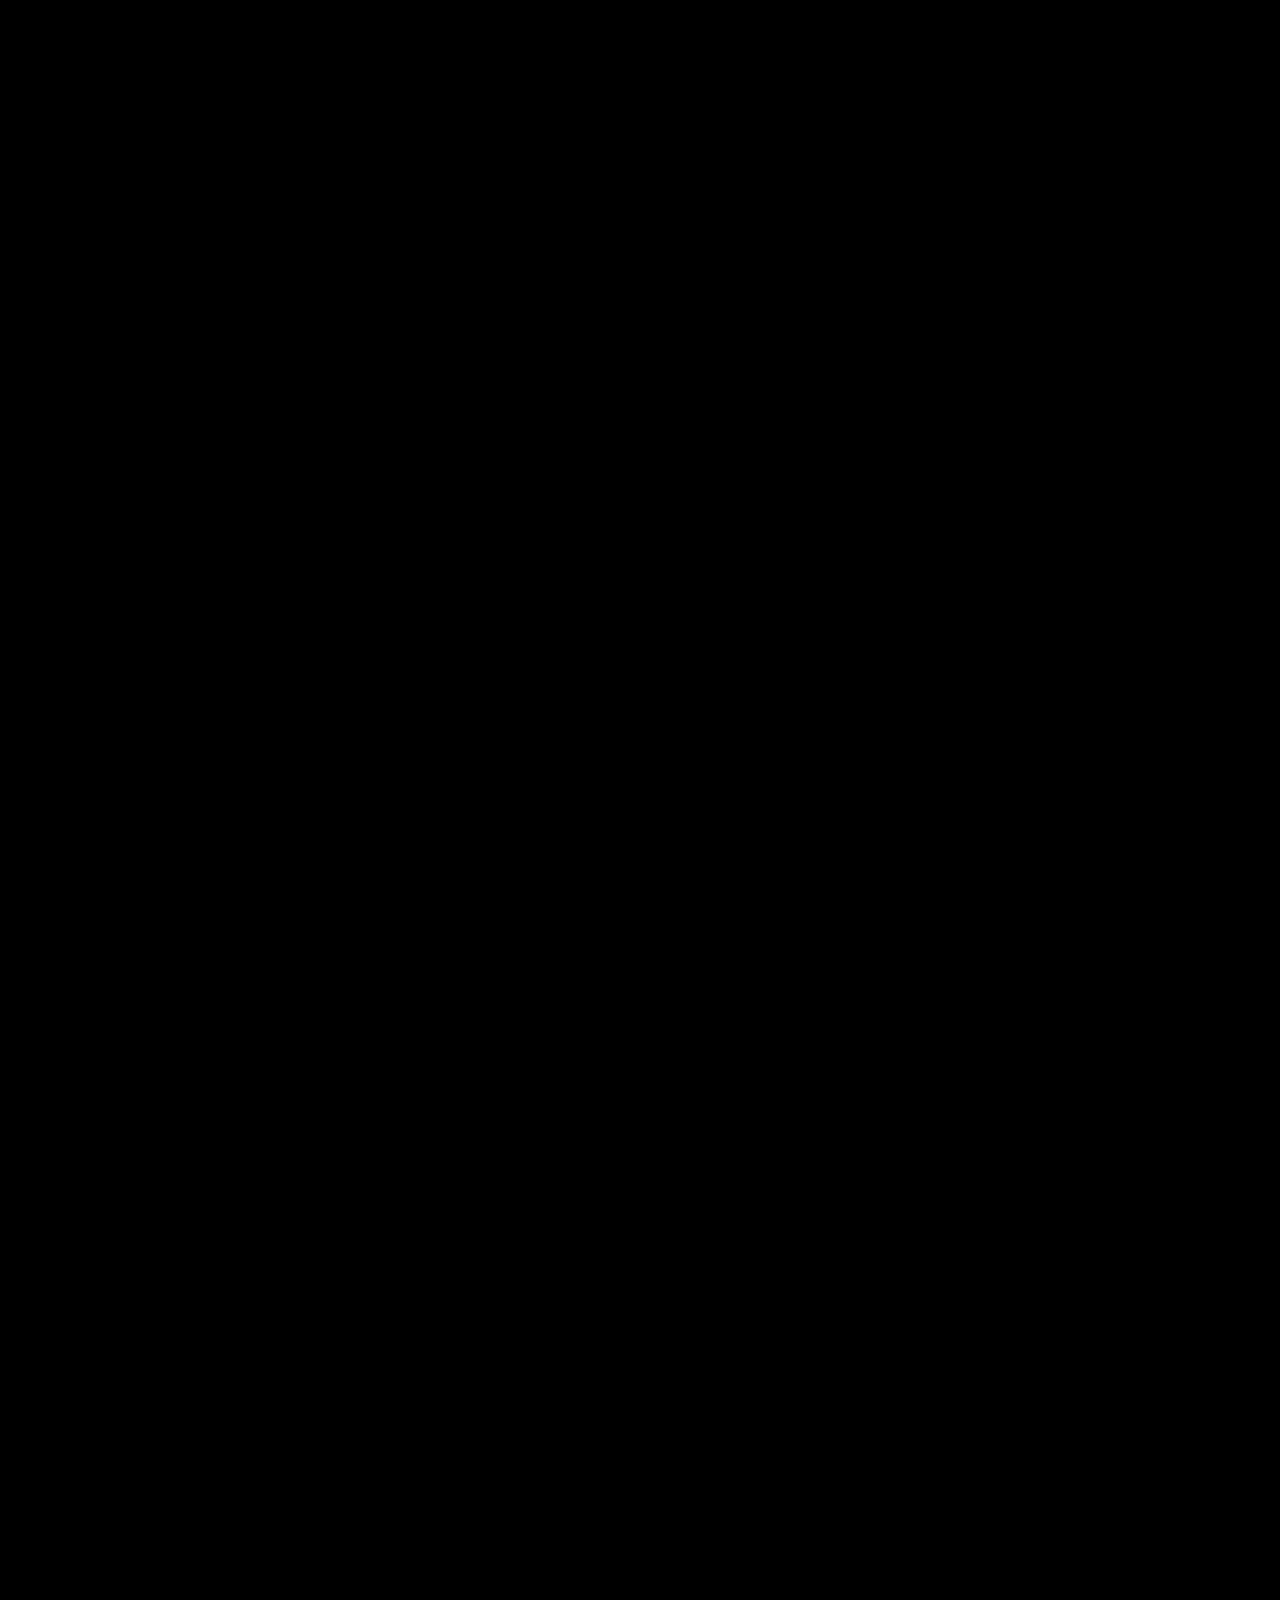
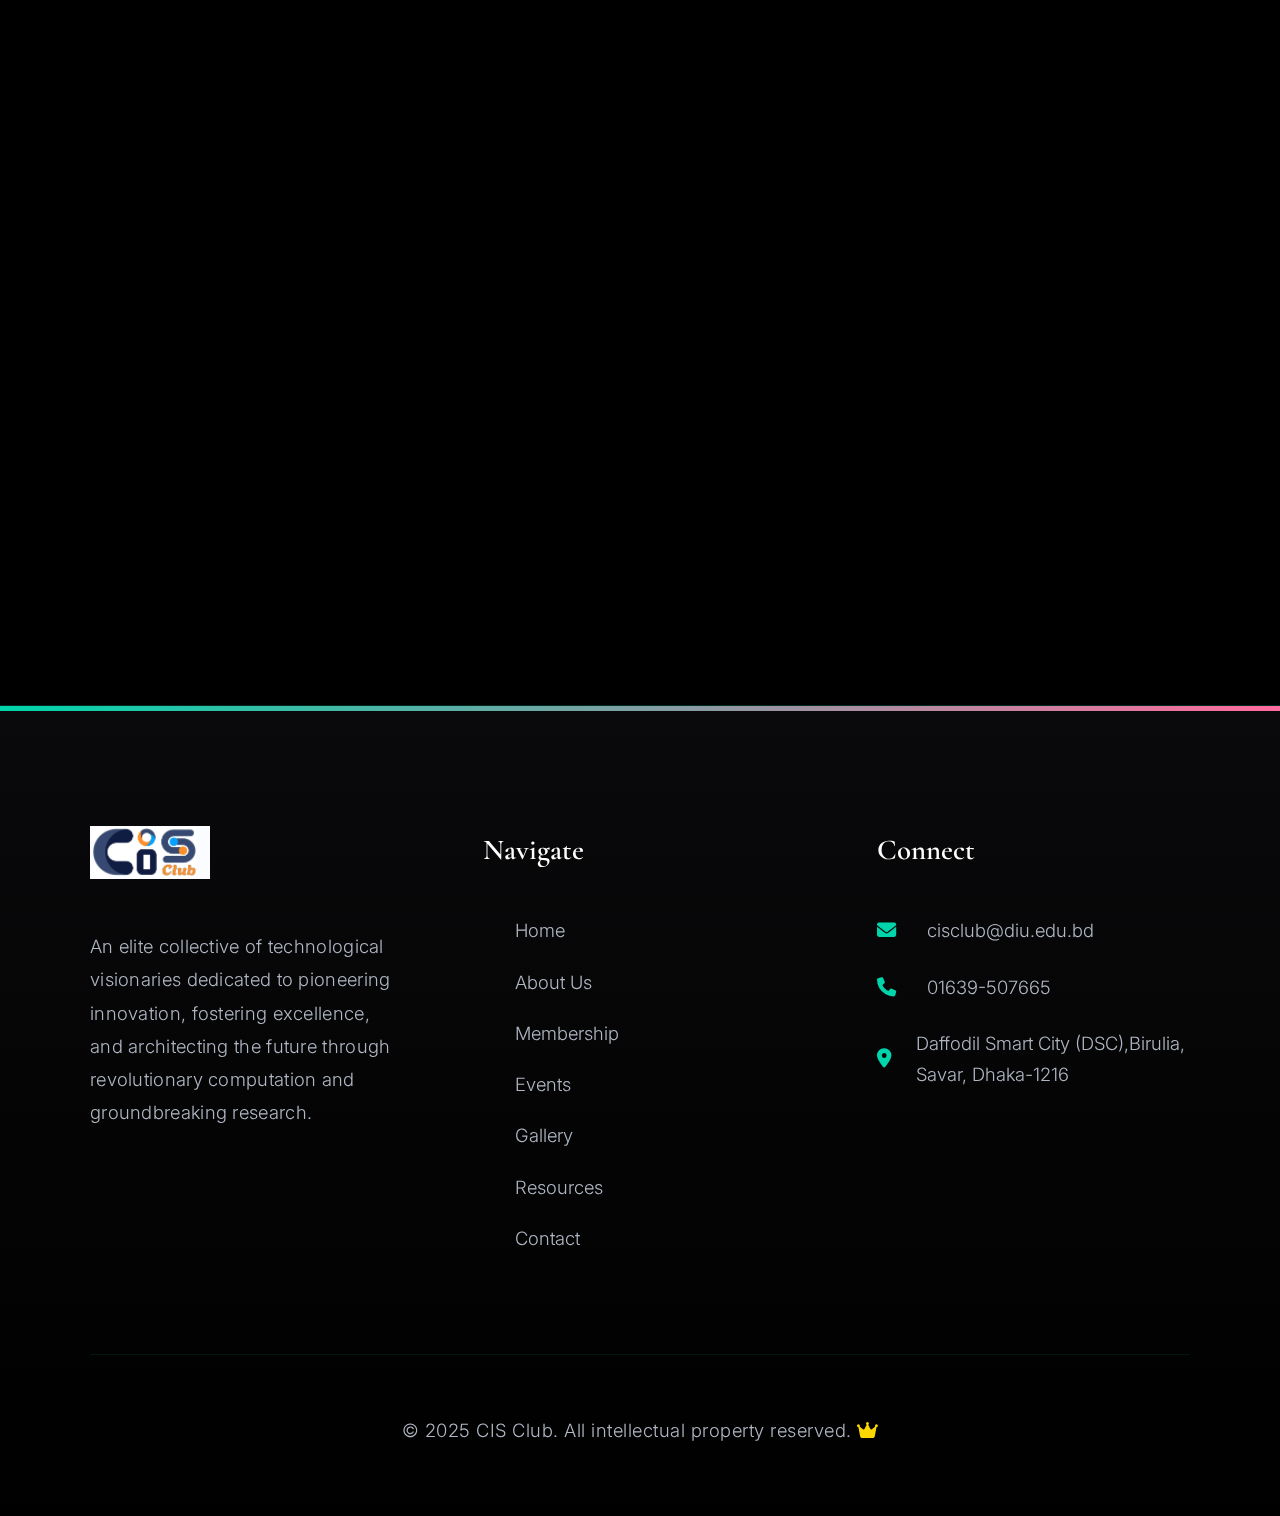
<file: join.html>
<!DOCTYPE html>
<html lang="en">
<head>
    <meta charset="UTF-8">
    <meta name="viewport" content="width=device-width, initial-scale=1.0">
    <title>CIS Club — Join ✨</title>
    <link rel="stylesheet" href="https://cdnjs.cloudflare.com/ajax/libs/font-awesome/6.4.0/css/all.min.css">
    <link href="https://fonts.googleapis.com/css2?family=Inter:wght@300;400;500;600;700;800;900&family=Cormorant+Garamond:wght@400;500;600;700&display=swap" rel="stylesheet">
    <style>
        /* ---------- GLOBAL STYLES ---------- */
        :root {
            --primary: #00D4AA;
            --primary-dark: #00B894;
            --secondary: #9C4DFF;
            --accent: #FF6B9D;
            --gold: #FFD700;
            --platinum: #E5E4E2;
            --text: #FFFFFF;
            --text-secondary: #B0B7C3;
            --dark-bg: #000000;
            --card-bg: rgba(10, 10, 12, 0.9);
            --border: rgba(0, 212, 170, 0.2);
            --glow: rgba(0, 212, 170, 0.3);
        }

        * {
            box-sizing: border-box;
            margin: 0;
            padding: 0;
        }

        body {
            font-family: 'Inter', -apple-system, BlinkMacSystemFont, sans-serif;
            background-color: var(--dark-bg);
            color: var(--text);
            line-height: 1.7;
            min-height: 100vh;
            overflow-x: hidden;
            position: relative;
        }

        /* Aurora Background Animation */
        .aurora-bg {
            position: fixed;
            top: 0;
            left: 0;
            width: 100%;
            height: 100%;
            z-index: -2;
            background: 
                radial-gradient(circle at 0% 50%, 
                    rgba(0, 212, 170, 0.08) 0%, 
                    transparent 40%),
                radial-gradient(circle at 100% 50%, 
                    rgba(156, 77, 255, 0.08) 0%, 
                    transparent 40%),
                radial-gradient(circle at 50% 100%, 
                    rgba(255, 107, 157, 0.08) 0%, 
                    transparent 40%),
                linear-gradient(180deg, #000000 0%, #050510 100%);
            animation: aurora-move 20s infinite alternate ease-in-out;
        }

        @keyframes aurora-move {
            0% {
                background-position: 0% 0%, 100% 50%, 50% 100%, 0% 0%;
                filter: hue-rotate(0deg);
            }
            33% {
                background-position: 100% 0%, 0% 50%, 50% 100%, 0% 0%;
            }
            66% {
                background-position: 0% 100%, 100% 50%, 0% 0%, 0% 0%;
            }
            100% {
                background-position: 100% 100%, 0% 50%, 100% 0%, 0% 0%;
                filter: hue-rotate(20deg);
            }
        }

        /* Animated Grid Overlay */
        .grid-overlay {
            position: fixed;
            top: 0;
            left: 0;
            width: 100%;
            height: 100%;
            background-image: 
                linear-gradient(to right, rgba(255, 255, 255, 0.02) 1px, transparent 1px),
                linear-gradient(to bottom, rgba(255, 255, 255, 0.02) 1px, transparent 1px);
            background-size: 50px 50px;
            z-index: -1;
            opacity: 0.3;
            animation: grid-move 40s linear infinite;
        }

        @keyframes grid-move {
            0% { transform: translate(0, 0); }
            100% { transform: translate(50px, 50px); }
        }

        /* Floating Particles */
        .particle-container {
            position: fixed;
            width: 100%;
            height: 100%;
            z-index: -1;
            pointer-events: none;
        }

        .particle {
            position: absolute;
            border-radius: 50%;
            pointer-events: none;
            animation: particle-float 20s infinite linear;
        }

        @keyframes particle-float {
            0% {
                transform: translateY(0) rotate(0deg);
                opacity: 0;
            }
            10% {
                opacity: 1;
            }
            90% {
                opacity: 1;
            }
            100% {
                transform: translateY(-100vh) rotate(360deg);
                opacity: 0;
            }
        }

        /* Decorative floating dots */
        .decorative-dots {
            position: fixed;
            width: 100%;
            height: 100%;
            pointer-events: none;
            z-index: -1;
        }

        .dot {
            position: absolute;
            width: 12px;
            height: 12px;
            background: rgba(0, 212, 170, 0.6);
            border-radius: 50%;
            box-shadow: 0 0 20px rgba(0, 212, 170, 0.8);
            animation: float 8s infinite ease-in-out;
        }

        .dot:nth-child(1) { top: 10%; left: 5%; animation-delay: 0s; }
        .dot:nth-child(2) { top: 25%; right: 10%; animation-delay: 1s; }
        .dot:nth-child(3) { bottom: 35%; left: 15%; animation-delay: 2s; }
        .dot:nth-child(4) { bottom: 20%; right: 8%; animation-delay: 3s; }
        .dot:nth-child(5) { top: 45%; left: 12%; animation-delay: 4s; }

        @keyframes float {
            0%, 100% { transform: translateY(0) rotate(0); }
            50% { transform: translateY(-25px) rotate(180deg); }
        }

        /* Pulse animation */
        @keyframes pulse {
            0% { opacity: 0.3; }
            100% { opacity: 0.7; }
        }

        /* Badge pulse animation */
        @keyframes badge-pulse {
            0%, 100% { 
                box-shadow: 0 0 20px rgba(0, 212, 170, 0.2), 
                           0 0 40px rgba(156, 77, 255, 0.1);
            }
            50% { 
                box-shadow: 0 0 40px rgba(0, 212, 170, 0.3), 
                           0 0 80px rgba(156, 77, 255, 0.2);
            }
        }

        /* Sparkle animation */
        @keyframes sparkle {
            0%, 100% { opacity: 1; }
            50% { opacity: 0.5; }
        }

        /* Rotate animation */
        @keyframes rotate {
            0% { transform: rotate(0deg); }
            100% { transform: rotate(360deg); }
        }

        /* Shine animation */
        @keyframes shine {
            0% { transform: translateX(-100%) rotate(45deg); }
            100% { transform: translateX(100%) rotate(45deg); }
        }

        /* Gradient shift animation */
        @keyframes gradient-shift {
            0%, 100% { background-position: 0% 50%; }
            50% { background-position: 100% 50%; }
        }

        /* Floating element animation */
        @keyframes luxury-float-element {
            0%, 100% { transform: translateY(0) rotate(0deg); }
            33% { transform: translateY(-30px) rotate(1deg); }
            66% { transform: translateY(15px) rotate(-1deg); }
        }

        a {
            text-decoration: none;
            color: inherit;
            transition: all 0.3s cubic-bezier(0.4, 0, 0.2, 1);
        }

        .container {
            max-width: 1400px;
            margin: 0 auto;
            padding: 0 40px;
            position: relative;
            z-index: 1;
        }

        section {
            position: relative;
            z-index: 1;
            padding: 100px 0;
        }

        /* Luxury Typography */
        .luxury-title {
            font-family: 'Cormorant Garamond', serif;
            font-weight: 600;
            letter-spacing: 1px;
        }

        .gradient-text {
            background: linear-gradient(135deg, var(--primary), var(--secondary), var(--accent));
            -webkit-background-clip: text;
            -webkit-text-fill-color: transparent;
            background-clip: text;
            background-size: 200% 200%;
            animation: gradient-shift 5s ease infinite;
        }

        /* ---------- NAVBAR ---------- */
        .navbar {
            position: sticky;
            top: 0;
            left: 0;
            width: 100%;
            display: flex;
            justify-content: center;
            align-items: center;
            background: rgba(0, 0, 0, 0.9);
            backdrop-filter: blur(30px);
            padding: 15px 30px;
            z-index: 1000;
            border-bottom: 1px solid rgba(0, 212, 170, 0.2);
            box-shadow: 0 4px 30px rgba(0, 0, 0, 0.3);
            transition: all 0.4s cubic-bezier(0.4, 0, 0.2, 1);
        }

        .navbar.scrolled {
            background: rgba(0, 0, 0, 0.95);
            box-shadow: 0 5px 30px rgba(0, 212, 170, 0.1);
        }

        .nav-left, .nav-right {
            display: flex;
            align-items: center;
            gap: 25px;
        }

        .logo {
            display: flex;
            align-items: center;
            justify-content: center;
            margin: 0 30px;
        }

        .logo-circle {
            width: 90px;
            height: 90px;
            border-radius: 50%;
            background: linear-gradient(135deg, var(--accent), var(--secondary));
            display: flex;
            align-items: center;
            justify-content: center;
            box-shadow: 
                0 8px 32px rgba(255, 107, 157, 0.4),
                0 0 0 2px rgba(255, 182, 193, 0.5),
                0 0 0 4px rgba(123, 104, 238, 0.3);
            border: 2px solid #ffffff;
            transition: all 0.4s cubic-bezier(0.175, 0.885, 0.32, 1.275);
            position: relative;
            overflow: hidden;
        }

        .logo-circle::before {
            content: '';
            position: absolute;
            width: 150%;
            height: 150%;
            background: linear-gradient(90deg, transparent, rgba(255,255,255,0.2), transparent);
            transform: rotate(45deg);
            animation: shine 3s infinite linear;
        }

        .logo-circle:hover {
            transform: scale(1.15) rotate(10deg);
            box-shadow: 
                0 12px 40px rgba(255, 107, 157, 0.6),
                0 0 0 3px rgba(255, 182, 193, 0.7),
                0 0 0 6px rgba(123, 104, 238, 0.4);
        }

        .logo-circle span {
            color: #ffffff;
            font-weight: 800;
            font-size: 32px;
            letter-spacing: 1.5px;
            text-align: center;
            text-shadow: 0 2px 4px rgba(0,0,0,0.3);
            z-index: 2;
        }

        /* Navbar links */
        .nav-left a, .nav-right a {
            color: var(--text-secondary);
            font-weight: 600;
            padding: 12px 18px;
            border-radius: 12px;
            transition: all 0.3s ease;
            position: relative;
            overflow: hidden;
            background: rgba(255, 255, 255, 0.05);
            font-size: 1.1rem;
            text-transform: uppercase;
            letter-spacing: 1px;
        }

        .nav-left a::before, .nav-right a::before {
            content: '';
            position: absolute;
            bottom: 0;
            left: 50%;
            transform: translateX(-50%);
            width: 0;
            height: 3px;
            background: linear-gradient(90deg, var(--primary), var(--accent));
            border-radius: 3px;
            transition: width 0.3s ease;
        }

        .nav-left a:hover, .nav-right a:hover {
            color: var(--primary);
            background: rgba(255, 255, 255, 0.1);
            transform: translateY(-3px);
        }

        .nav-left a:hover::before, .nav-right a:hover::before {
            width: 80%;
        }

        /* Active link */
        .nav-left a[href*="join.html"] {
            color: var(--primary);
            background: rgba(0, 212, 170, 0.2);
            box-shadow: 0 0 15px rgba(0, 212, 170, 0.3);
        }

        .nav-left a[href*="join.html"]::before {
            width: 80%;
        }

        /* Mobile Menu Toggle */
        .menu-toggle {
            display: none;
            width: 40px;
            height: 40px;
            position: relative;
            cursor: pointer;
            z-index: 1001;
        }

        .menu-toggle span {
            display: block;
            position: absolute;
            height: 3px;
            width: 100%;
            background: var(--primary);
            border-radius: 3px;
            opacity: 1;
            left: 0;
            transform: rotate(0deg);
            transition: .25s ease-in-out;
        }

        .menu-toggle span:nth-child(1) { top: 8px; }
        .menu-toggle span:nth-child(2) { top: 18px; }
        .menu-toggle span:nth-child(3) { top: 28px; }

        .menu-toggle.active span:nth-child(1) {
            top: 18px;
            transform: rotate(135deg);
        }

        .menu-toggle.active span:nth-child(2) {
            opacity: 0;
            left: -60px;
        }

        .menu-toggle.active span:nth-child(3) {
            top: 18px;
            transform: rotate(-135deg);
        }

        /* ---------- UPDATED BENEFITS SECTION ---------- */
        #benefits {
            width: 90%;
            max-width: 1400px;
            margin: 60px auto;
            padding: 60px;
            border-radius: 30px;
            background: var(--card-bg);
            backdrop-filter: blur(30px);
            box-shadow: 
                0 40px 100px rgba(0, 0, 0, 0.3),
                inset 0 1px 0 rgba(255, 255, 255, 0.1);
            border: 1px solid rgba(0, 212, 170, 0.2);
            position: relative;
            overflow: hidden;
        }

        #benefits::before {
            content: '';
            position: absolute;
            top: 0;
            left: 0;
            width: 8px;
            height: 100%;
            background: linear-gradient(to bottom, var(--accent), var(--secondary), var(--primary));
        }

        #benefits h2 {
            color: var(--text);
            font-family: 'Cormorant Garamond', serif;
            font-size: 4rem;
            font-weight: 700;
            text-align: center;
            margin-bottom: 30px;
            text-shadow: 0 2px 10px rgba(0, 212, 170, 0.5);
            position: relative;
            padding-bottom: 20px;
        }

        #benefits h2::after {
            content: '✨';
            margin-left: 15px;
            animation: sparkle 2s infinite;
        }

        #benefits h2::before {
            content: '';
            position: absolute;
            bottom: 0;
            left: 50%;
            transform: translateX(-50%);
            width: 150px;
            height: 6px;
            background: linear-gradient(90deg, var(--secondary), var(--primary));
            border-radius: 3px;
            box-shadow: 0 0 15px rgba(156, 77, 255, 0.5);
        }

        #benefits p.intro {
            text-align: center;
            font-size: 1.25rem;
            margin-bottom: 60px;
            color: var(--text-secondary);
            max-width: 900px;
            margin-left: auto;
            margin-right: auto;
            line-height: 1.8;
            background: rgba(255, 255, 255, 0.05);
            padding: 30px 40px;
            border-radius: 20px;
            border-left: 4px solid var(--accent);
            border-right: 4px solid var(--secondary);
        }

        .benefits-container {
            display: grid;
            grid-template-columns: repeat(auto-fit, minmax(380px, 1fr));
            gap: 40px;
        }

        .benefit-card {
            background: var(--card-bg);
            border-radius: 25px;
            padding: 50px 40px;
            display: flex;
            flex-direction: column;
            transition: all 0.5s cubic-bezier(0.175, 0.885, 0.32, 1.275);
            border: 1px solid rgba(0, 212, 170, 0.3);
            backdrop-filter: blur(30px);
            height: 100%;
            position: relative;
            overflow: hidden;
            box-shadow: 0 20px 60px rgba(0, 0, 0, 0.2);
        }

        .benefit-card::before {
            content: '';
            position: absolute;
            top: 0;
            left: 0;
            width: 8px;
            height: 100%;
            background: linear-gradient(to bottom, var(--accent), var(--secondary), var(--primary));
            transition: width 0.4s ease;
        }

        .benefit-card::after {
            content: '';
            position: absolute;
            top: -50%;
            left: -50%;
            width: 200%;
            height: 200%;
            background: radial-gradient(circle, rgba(255, 255, 255, 0.1) 0%, transparent 70%);
            transform: rotate(30deg);
            transition: all 0.5s ease;
            opacity: 0;
        }

        .benefit-card:hover {
            transform: translateY(-20px) scale(1.03);
            box-shadow: 
                0 30px 80px rgba(0, 0, 0, 0.4),
                0 0 30px rgba(0, 212, 170, 0.2);
            border-color: var(--accent);
        }

        .benefit-card:hover::before {
            width: 12px;
        }

        .benefit-card:hover::after {
            opacity: 1;
        }

        .benefit-icon {
            font-size: 3.2rem;
            color: var(--text);
            margin-bottom: 30px;
            background: linear-gradient(135deg, rgba(255, 107, 157, 0.2), rgba(156, 77, 255, 0.2));
            width: 100px;
            height: 100px;
            border-radius: 50%;
            display: flex;
            align-items: center;
            justify-content: center;
            border: 2px solid rgba(255, 182, 193, 0.5);
            box-shadow: 0 5px 15px rgba(255, 107, 157, 0.3);
            z-index: 2;
        }

        .benefit-card h3 {
            color: var(--text);
            margin-bottom: 20px;
            font-size: 1.8rem;
            font-weight: 700;
            text-shadow: 0 2px 4px rgba(0,0,0,0.3);
            z-index: 2;
            font-family: 'Cormorant Garamond', serif;
        }

        .benefit-card p {
            color: var(--text-secondary);
            line-height: 1.8;
            margin-bottom: 30px;
            flex-grow: 1;
            z-index: 2;
            font-weight: 300;
            font-size: 1.15rem;
        }

        .benefit-tags {
            display: flex;
            flex-wrap: wrap;
            gap: 15px;
            margin-top: auto;
            z-index: 2;
        }

        .benefit-tag {
            background: linear-gradient(135deg, rgba(156, 77, 255, 0.3), rgba(0, 212, 170, 0.3));
            color: var(--text);
            padding: 10px 20px;
            border-radius: 25px;
            font-size: 0.95rem;
            font-weight: 600;
            border: 1px solid rgba(0, 212, 170, 0.4);
            box-shadow: 0 3px 8px rgba(0, 0, 0, 0.2);
            transition: all 0.3s ease;
        }

        .benefit-tag:hover {
            transform: translateY(-3px);
            box-shadow: 0 5px 12px rgba(0, 0, 0, 0.3);
            background: linear-gradient(135deg, rgba(255, 107, 157, 0.4), rgba(156, 77, 255, 0.4));
        }

        /* ---------- JOIN FORM ---------- */
        #join-form {
            width: 90%;
            max-width: 1300px;
            margin: 100px auto;
            padding: 60px;
            border-radius: 30px;
            background: var(--card-bg);
            backdrop-filter: blur(30px);
            box-shadow: 
                0 40px 100px rgba(0, 0, 0, 0.3),
                inset 0 1px 0 rgba(255, 255, 255, 0.1);
            border: 1px solid rgba(0, 212, 170, 0.2);
            position: relative;
            overflow: hidden;
        }

        #join-form::before {
            content: '';
            position: absolute;
            top: 0;
            left: 0;
            width: 100%;
            height: 8px;
            background: linear-gradient(90deg, var(--accent), var(--secondary), var(--primary));
        }

        #join-form h2 {
            color: var(--text);
            font-family: 'Cormorant Garamond', serif;
            font-size: 3.5rem;
            margin-bottom: 40px;
            text-align: center;
            font-weight: 700;
            text-shadow: 0 2px 10px rgba(0, 212, 170, 0.5);
            position: relative;
        }

        #join-form h2::after {
            content: '🎨';
            margin-left: 15px;
            animation: sparkle 2s infinite;
        }

        .form-container {
            display: grid;
            grid-template-columns: repeat(auto-fit, minmax(320px, 1fr));
            gap: 40px;
        }

        .form-group {
            margin-bottom: 30px;
            position: relative;
        }

        label {
            display: block;
            margin-bottom: 15px;
            font-weight: 600;
            color: var(--text);
            font-size: 1.1rem;
        }

        .required::after {
            content: " *";
            color: var(--accent);
            font-weight: bold;
        }

        input, select, textarea {
            width: 100%;
            padding: 18px 25px;
            border: 1px solid rgba(0, 212, 170, 0.4);
            border-radius: 15px;
            font-size: 16px;
            font-family: 'Inter', sans-serif;
            background: rgba(20, 15, 60, 0.8);
            color: var(--text);
            transition: all 0.3s ease;
            box-shadow: inset 0 2px 5px rgba(0, 0, 0, 0.2);
        }

        input:focus, select:focus, textarea:focus {
            outline: none;
            border-color: var(--secondary);
            box-shadow: 
                0 0 0 3px rgba(156, 77, 255, 0.3),
                inset 0 2px 5px rgba(0, 0, 0, 0.2);
            background: rgba(25, 20, 70, 0.9);
        }

        input::placeholder, textarea::placeholder {
            color: rgba(255, 255, 255, 0.5);
        }

        fieldset {
            border: 1px solid rgba(0, 212, 170, 0.4);
            border-radius: 15px;
            padding: 30px;
            margin-bottom: 30px;
            background: rgba(20, 15, 60, 0.5);
        }

        legend {
            font-weight: 700;
            padding: 0 15px;
            color: var(--primary);
            font-size: 1.2rem;
        }

        .radio-group, .checkbox-group {
            display: flex;
            flex-wrap: wrap;
            gap: 20px;
            margin-top: 15px;
        }

        .radio-item, .checkbox-item {
            display: flex;
            align-items: center;
            gap: 15px;
            padding: 10px 20px;
            border-radius: 12px;
            background: rgba(255, 255, 255, 0.05);
            transition: all 0.3s ease;
        }

        .radio-item:hover, .checkbox-item:hover {
            background: rgba(156, 77, 255, 0.2);
            transform: translateY(-3px);
        }

        .radio-item input, .checkbox-item input {
            width: auto;
            accent-color: var(--secondary);
        }

        .buttons {
            display: flex;
            gap: 30px;
            margin-top: 50px;
            flex-wrap: wrap;
            justify-content: center;
        }

        .btn {
            padding: 20px 45px;
            border: none;
            border-radius: 16px;
            font-size: 18px;
            font-weight: 700;
            cursor: pointer;
            display: flex;
            align-items: center;
            gap: 15px;
            transition: all 0.4s cubic-bezier(0.175, 0.885, 0.32, 1.275);
            position: relative;
            overflow: hidden;
            min-width: 220px;
            justify-content: center;
            text-transform: uppercase;
            letter-spacing: 1px;
        }

        .btn::before {
            content: '';
            position: absolute;
            top: 0;
            left: -100%;
            width: 100%;
            height: 100%;
            background: linear-gradient(90deg, transparent, rgba(255,255,255,0.2), transparent);
            transition: left 0.7s;
        }

        .btn:hover::before {
            left: 100%;
        }

        .btn-primary {
            background: linear-gradient(135deg, var(--accent), var(--secondary));
            color: white;
            box-shadow: 0 10px 30px rgba(255, 107, 157, 0.4);
        }

        .btn-primary:hover {
            background: linear-gradient(135deg, var(--secondary), var(--primary));
            transform: translateY(-5px) scale(1.05);
            box-shadow: 0 15px 40px rgba(156, 77, 255, 0.6);
        }

        .btn-secondary {
            background: rgba(255, 255, 255, 0.1);
            color: #ffffff;
            border: 2px solid rgba(0, 212, 170, 0.6);
            box-shadow: 0 10px 30px rgba(0, 0, 0, 0.2);
        }

        .btn-secondary:hover {
            background: rgba(255, 255, 255, 0.2);
            transform: translateY(-5px) scale(1.05);
            border-color: var(--accent);
            box-shadow: 0 15px 40px rgba(255, 107, 157, 0.3);
        }

        .error-msg {
            color: var(--accent);
            font-size: 14px;
            margin-top: 10px;
            display: block;
            font-weight: 500;
        }

        /* POPUP SUCCESS MESSAGE */
        .success-popup {
            position: fixed;
            top: 50%;
            left: 50%;
            transform: translate(-50%, -50%);
            background: var(--card-bg);
            color: white;
            padding: 60px;
            border-radius: 30px;
            box-shadow: 
                0 40px 100px rgba(0, 0, 0, 0.5),
                0 0 0 1px rgba(0, 212, 170, 0.2);
            z-index: 2000;
            text-align: center;
            min-width: 400px;
            max-width: 500px;
            border: 1px solid rgba(0, 212, 170, 0.4);
            display: none;
            animation: popIn 0.6s cubic-bezier(0.175, 0.885, 0.32, 1.275) forwards;
            backdrop-filter: blur(30px);
            overflow: hidden;
        }

        .success-popup::before {
            content: '';
            position: absolute;
            top: 0;
            left: 0;
            width: 100%;
            height: 8px;
            background: linear-gradient(90deg, var(--accent), var(--secondary), var(--primary));
        }

        .success-popup i {
            font-size: 80px;
            color: var(--secondary);
            margin-bottom: 30px;
            text-shadow: 0 5px 15px rgba(156, 77, 255, 0.5);
            animation: float 3s ease-in-out infinite;
        }

        @keyframes float {
            0%, 100% { transform: translateY(0); }
            50% { transform: translateY(-15px); }
        }

        .success-popup h3 {
            font-size: 2.5rem;
            margin-bottom: 20px;
            color: var(--text);
            font-family: 'Cormorant Garamond', serif;
            font-weight: 700;
        }

        .success-popup p {
            font-size: 1.2rem;
            line-height: 1.6;
            margin-bottom: 40px;
            color: var(--text-secondary);
        }

        .success-popup button {
            background: linear-gradient(135deg, var(--accent), var(--secondary));
            color: white;
            border: none;
            padding: 18px 45px;
            border-radius: 16px;
            font-size: 18px;
            cursor: pointer;
            font-weight: bold;
            transition: all 0.3s ease;
            box-shadow: 0 10px 30px rgba(255, 107, 157, 0.4);
            position: relative;
            overflow: hidden;
        }

        .success-popup button:hover {
            background: linear-gradient(135deg, var(--secondary), var(--primary));
            transform: translateY(-3px) scale(1.05);
            box-shadow: 0 15px 40px rgba(156, 77, 255, 0.5);
        }

        /* Overlay for popup */
        .overlay {
            position: fixed;
            top: 0;
            left: 0;
            width: 100%;
            height: 100%;
            background: rgba(0, 0, 0, 0.9);
            z-index: 1999;
            display: none;
            backdrop-filter: blur(10px);
        }

        /* Animation for popup */
        @keyframes popIn {
            0% { opacity: 0; transform: translate(-50%, -50%) scale(0.5) rotate(-10deg); }
            70% { opacity: 1; transform: translate(-50%, -50%) scale(1.05) rotate(5deg); }
            100% { opacity: 1; transform: translate(-50%, -50%) scale(1) rotate(0deg); }
        }

       /* ---------- FOOTER ---------- */
        footer {
            background: linear-gradient(to top, rgba(0, 0, 0, 0.98), rgba(10, 10, 12, 0.95));
            padding: 120px 0 70px;
            border-top: 1px solid rgba(0, 212, 170, 0.2);
            position: relative;
            overflow: hidden;
        }

        footer::before {
            content: '';
            position: absolute;
            top: 0;
            left: 0;
            width: 100%;
            height: 5px;
            background: linear-gradient(90deg, var(--primary), var(--accent));
        }

        .footer-content {
            display: grid;
            grid-template-columns: repeat(auto-fit, minmax(280px, 1fr));
            gap: 80px;
            margin-bottom: 80px;
        }

        .footer-logo {
            font-family: 'Cormorant Garamond', serif;
            font-size: 2.5rem;
            font-weight: 700;
            background: linear-gradient(135deg, var(--primary), var(--platinum));
            -webkit-background-clip: text;
            -webkit-text-fill-color: transparent;
            background-clip: text;
            margin-bottom: 30px;
            display: flex;
            align-items: center;
            gap: 15px;
        }

        .footer-description {
            color: var(--text-secondary);
            line-height: 1.8;
            font-size: 1.15rem;
            font-weight: 300;
            letter-spacing: 0.3px;
        }

        .footer-links h4, .footer-contact h4 {
            font-family: 'Cormorant Garamond', serif;
            font-size: 1.8rem;
            font-weight: 600;
            margin-bottom: 40px;
            color: var(--text);
        }

        .footer-links ul {
            list-style: none;
        }

        .footer-links li {
            margin-bottom: 20px;
        }

        .footer-links a {
            color: var(--text-secondary);
            font-weight: 300;
            font-size: 1.15rem;
            transition: all 0.3s ease;
            display: flex;
            align-items: center;
            gap: 15px;
        }

        .footer-links a:hover {
            color: var(--primary);
            padding-left: 15px;
        }

        .footer-links a::before {
            content: '→';
            color: var(--primary);
            opacity: 0;
            transition: all 0.3s ease;
        }

        .footer-links a:hover::before {
            opacity: 1;
        }

        .footer-contact p {
            color: var(--text-secondary);
            margin-bottom: 25px;
            display: flex;
            align-items: center;
            gap: 20px;
            font-weight: 300;
            font-size: 1.15rem;
        }

        .footer-contact i {
            color: var(--primary);
            font-size: 1.2rem;
            width: 30px;
        }

        .footer-bottom {
            text-align: center;
            padding-top: 60px;
            border-top: 1px solid rgba(0, 212, 170, 0.1);
            color: var(--text-secondary);
            font-weight: 300;
            font-size: 1.15rem;
            letter-spacing: 0.5px;
        }

        /* ---------- RESPONSIVE DESIGN ---------- */
        @media (max-width: 1400px) {
            .container {
                max-width: 1200px;
                padding: 0 50px;
            }
            
            #benefits h2, #join-form h2 {
                font-size: 3.5rem;
            }
        }

        @media (max-width: 1200px) {
            #benefits h2, #join-form h2 {
                font-size: 3rem;
            }
            
            .benefit-icon {
                width: 80px;
                height: 80px;
                font-size: 2.8rem;
            }
        }

        @media (max-width: 992px) {
            /* Navigation */
            .navbar {
                flex-wrap: wrap;
                justify-content: center;
                gap: 15px;
                padding: 12px 20px;
            }
            
            .nav-left, .nav-right {
                display: none;
            }
            
            .nav-left.active, .nav-right.active {
                display: flex;
                flex: 1 1 100%;
                justify-content: center;
                gap: 15px;
                margin-top: 15px;
            }
            
            .logo-circle {
                width: 70px;
                height: 70px;
            }
            
            .logo-circle span {
                font-size: 24px;
            }
            
            .menu-toggle {
                display: block;
                position: absolute;
                right: 20px;
                top: 20px;
            }
            
            /* Benefits Section */
            #benefits {
                padding: 40px 30px;
            }
            
            #benefits h2 {
                font-size: 2.8rem;
            }
            
            #benefits p.intro {
                font-size: 1.1rem;
                padding: 25px 30px;
            }
            
            .benefits-container {
                grid-template-columns: repeat(auto-fit, minmax(350px, 1fr));
                gap: 30px;
            }
            
            .benefit-card {
                padding: 40px 30px;
            }
            
            .benefit-card h3 {
                font-size: 1.6rem;
            }
            
            /* Join Form */
            #join-form {
                padding: 40px 30px;
                margin: 60px auto;
            }
            
            #join-form h2 {
                font-size: 2.8rem;
            }
            
            .form-container {
                grid-template-columns: repeat(auto-fit, minmax(300px, 1fr));
                gap: 30px;
            }
            
            fieldset {
                padding: 25px;
            }
            
            .buttons {
                flex-direction: column;
                align-items: center;
                gap: 20px;
            }
            
            .btn {
                min-width: 280px;
                padding: 18px 35px;
            }
            
            .success-popup {
                min-width: 350px;
                padding: 40px 30px;
            }
        }

        @media (max-width: 768px) {
            #benefits h2, #join-form h2 {
                font-size: 2.5rem;
            }
            
            #benefits h2::after, #join-form h2::after {
                font-size: 2rem;
            }
            
            .benefits-container {
                grid-template-columns: 1fr;
            }
            
            .benefit-card {
                padding: 35px 25px;
            }
            
            .benefit-icon {
                width: 70px;
                height: 70px;
                font-size: 2.5rem;
            }
            
            .benefit-card h3 {
                font-size: 1.5rem;
            }
            
            .benefit-card p {
                font-size: 1.1rem;
            }
            
            #join-form h2 {
                font-size: 2.3rem;
            }
            
            .form-container {
                grid-template-columns: 1fr;
                gap: 25px;
            }
            
            .form-group {
                margin-bottom: 25px;
            }
            
            input, select, textarea {
                padding: 16px 20px;
            }
            
            .radio-group, .checkbox-group {
                gap: 15px;
            }
            
            .radio-item, .checkbox-item {
                padding: 8px 15px;
            }
            
            .btn {
                min-width: 250px;
                padding: 16px 30px;
                font-size: 16px;
            }
            
            .success-popup {
                min-width: 300px;
                padding: 35px 25px;
                width: 90%;
            }
            
            .success-popup h3 {
                font-size: 2rem;
            }
            
            .success-popup p {
                font-size: 1.1rem;
            }
        }

        @media (max-width: 576px) {
            #benefits, #join-form {
                padding: 30px 20px;
                width: 95%;
            }
            
            #benefits h2, #join-form h2 {
                font-size: 2.2rem;
            }
            
            #benefits h2::after, #join-form h2::after {
                font-size: 1.8rem;
            }
            
            #benefits p.intro {
                font-size: 1rem;
                padding: 20px 25px;
                margin-bottom: 40px;
            }
            
            .benefit-card {
                padding: 30px 20px;
            }
            
            .benefit-icon {
                width: 60px;
                height: 60px;
                font-size: 2.2rem;
                margin-bottom: 20px;
            }
            
            .benefit-card h3 {
                font-size: 1.4rem;
                margin-bottom: 15px;
            }
            
            .benefit-card p {
                font-size: 1rem;
                margin-bottom: 20px;
            }
            
            .benefit-tag {
                padding: 8px 15px;
                font-size: 0.85rem;
            }
            
            #join-form h2 {
                font-size: 2rem;
            }
            
            fieldset {
                padding: 20px;
            }
            
            legend {
                font-size: 1.1rem;
            }
            
            label {
                font-size: 1rem;
            }
            
            .buttons {
                margin-top: 40px;
            }
            
            .btn {
                min-width: 100%;
                padding: 14px 25px;
                font-size: 15px;
            }
            
            .navbar {
                padding: 10px 15px;
            }
            
            .logo-circle {
                width: 60px;
                height: 60px;
            }
            
            .logo-circle span {
                font-size: 20px;
            }
            
            .success-popup {
                padding: 30px 20px;
            }
            
            .success-popup h3 {
                font-size: 1.8rem;
            }
            
            .success-popup i {
                font-size: 60px;
            }
        }

        @media (max-width: 400px) {
            #benefits h2, #join-form h2 {
                font-size: 1.8rem;
            }
            
            .benefits-container {
                gap: 20px;
            }
            
            .benefit-card {
                padding: 25px 20px;
            }
            
            .radio-group, .checkbox-group {
                flex-direction: column;
                gap: 10px;
            }
            
            .btn {
                padding: 12px 20px;
                font-size: 14px;
            }
        }
    </style>
</head>
<body>
    <!-- Aurora Background -->
    <div class="aurora-bg"></div>
    <div class="grid-overlay"></div>
    
    <!-- Particle Container -->
    <div class="particle-container" id="particleContainer"></div>
    
    <!-- Decorative dots -->
    <div class="decorative-dots">
        <div class="dot"></div>
        <div class="dot"></div>
        <div class="dot"></div>
        <div class="dot"></div>
        <div class="dot"></div>
    </div>
    
    <!-- ---------- NAVBAR ---------- -->
    <header>
        <nav class="navbar">
            <div class="menu-toggle" id="menuToggle">
                <span></span>
                <span></span>
                <span></span>
            </div>
            
            <div class="nav-left" id="navLeft">
                <a href="index.html">Home</a>
                <a href="about.html">About</a>
                <a href="join.html">Join</a>
            </div>
            
            <div class="logo">
                <div class="logo-circle">
                    <span>CIS</span>
                </div>
            </div>
            
            <div class="nav-right" id="navRight">
                <a href="events.html">Event</a>
                <a href="gallery.html">Gallery</a>
                <a href="resourse.html">Resources</a>
                <a href="contact.html">Contact</a>
            </div>
        </nav>
    </header>
    
    <!-- ---------- UPDATED MEMBERSHIP BENEFITS ---------- -->
    <section id="benefits">
        <h2>Membership Benefits ✨</h2>
        <p class="intro">Join our vibrant community and unlock a world of exclusive opportunities designed to boost your tech career with a touch of creativity and fun!</p>
        
        <div class="benefits-container">
            <div class="benefit-card">
                <div class="benefit-icon">
                    <i class="fas fa-laptop-code"></i>
                </div>
                <h3>Exclusive Workshops & Events</h3>
                <p>Get hands-on experience with cutting-edge technologies through our specialized workshops, tech talks, and industry events led by professionals from top tech companies.</p>
                <div class="benefit-tags">
                    <span class="benefit-tag">Skill Development</span>
                    <span class="benefit-tag">Hands-on Learning</span>
                    <span class="benefit-tag">Creative Tech</span>
                </div>
            </div>
            
            <div class="benefit-card">
                <div class="benefit-icon">
                    <i class="fas fa-network-wired"></i>
                </div>
                <h3>Professional Networking</h3>
                <p>Connect with industry experts, successful alumni, and like-minded peers. Build relationships that can lead to internships, job referrals, and collaborative projects.</p>
                <div class="benefit-tags">
                    <span class="benefit-tag">Industry Connections</span>
                    <span class="benefit-tag">Career Opportunities</span>
                    <span class="benefit-tag">Community</span>
                </div>
            </div>
            
            <div class="benefit-card">
                <div class="benefit-icon">
                    <i class="fas fa-trophy"></i>
                </div>
                <h3>Competitions & Hackathons</h3>
                <p>Participate in local and national hackathons, coding competitions, and innovation challenges with team support, mentorship, and potential prize money.</p>
                <div class="benefit-tags">
                    <span class="benefit-tag">Competitive Experience</span>
                    <span class="benefit-tag">Project Portfolio</span>
                    <span class="benefit-tag">Prizes</span>
                </div>
            </div>
            
            <div class="benefit-card">
                <div class="benefit-icon">
                    <i class="fas fa-certificate"></i>
                </div>
                <h3>Certification & Recognition</h3>
                <p>Earn certificates for completed projects and workshops. Get recognized for your contributions through awards, featured spotlights, and leadership opportunities.</p>
                <div class="benefit-tags">
                    <span class="benefit-tag">Credential Building</span>
                    <span class="benefit-tag">Leadership Development</span>
                    <span class="benefit-tag">Achievements</span>
                </div>
            </div>
            
            <div class="benefit-card">
                <div class="benefit-icon">
                    <i class="fas fa-users"></i>
                </div>
                <h3>Collaborative Projects</h3>
                <p>Work on real-world projects with multidisciplinary teams. Gain experience in agile development, version control, and project management methodologies.</p>
                <div class="benefit-tags">
                    <span class="benefit-tag">Team Experience</span>
                    <span class="benefit-tag">Real-world Projects</span>
                    <span class="benefit-tag">Collaboration</span>
                </div>
            </div>
            
            <div class="benefit-card">
                <div class="benefit-icon">
                    <i class="fas fa-graduation-cap"></i>
                </div>
                <h3>Premium Learning Resources</h3>
                <p>Access exclusive tutorials, software licenses, cloud credits, and learning platforms not available to general students. Stay ahead with curated tech resources.</p>
                <div class="benefit-tags">
                    <span class="benefit-tag">Exclusive Access</span>
                    <span class="benefit-tag">Cutting-edge Tools</span>
                    <span class="benefit-tag">Learning Materials</span>
                </div>
            </div>
            
            <div class="benefit-card">
                <div class="benefit-icon">
                    <i class="fas fa-briefcase"></i>
                </div>
                <h3>Career Development</h3>
                <p>Receive personalized career guidance, resume reviews, mock interviews, and direct internship opportunities through our industry partnerships.</p>
                <div class="benefit-tags">
                    <span class="benefit-tag">Internship Access</span>
                    <span class="benefit-tag">Career Preparation</span>
                    <span class="benefit-tag">Job Support</span>
                </div>
            </div>
            
            <div class="benefit-card">
                <div class="benefit-icon">
                    <i class="fas fa-user-graduate"></i>
                </div>
                <h3>Faculty & Industry Mentorship</h3>
                <p>Get paired with experienced faculty members and industry professionals who provide guidance, feedback, and support for your academic and career goals.</p>
                <div class="benefit-tags">
                    <span class="benefit-tag">Personalized Guidance</span>
                    <span class="benefit-tag">Expert Feedback</span>
                    <span class="benefit-tag">Mentorship</span>
                </div>
            </div>
        </div>
    </section>
    
    <!-- ---------- JOIN FORM ---------- -->
    <section id="join-form">
        <h2>Join Our Creative Community! 🎨</h2>
        <form id="membershipForm" novalidate>
            <div class="form-container">
                <div class="form-column">
                    <div class="form-group">
                        <label for="name" class="required">Full Name</label>
                        <input type="text" id="name" name="name" placeholder="Your full name here...">
                        <small class="error-msg" id="nameError"></small>
                    </div>
                    <div class="form-group">
                        <label for="email" class="required">Email Address</label>
                        <input type="email" id="email" name="email" placeholder="your.email@example.com">
                        <small class="error-msg" id="emailError"></small>
                    </div>
                    <div class="form-group">
                        <label for="phone" class="required">Phone Number</label>
                        <input type="tel" id="phone" name="phone" placeholder="(123) 456-7890">
                        <small class="error-msg" id="phoneError"></small>
                    </div>
                    <div class="form-group">
                        <label for="dob" class="required">Date of Birth</label>
                        <input type="date" id="dob" name="dob">
                        <small class="error-msg" id="dobError"></small>
                    </div>
                    <div class="form-group">
                        <label for="studentId" class="required">Student ID</label>
                        <input type="text" id="studentId" name="studentId" placeholder="Your unique student ID">
                        <small class="error-msg" id="studentIdError"></small>
                    </div>
                </div>

                <div class="form-column">
                    <div class="form-group">
                        <label for="department" class="required">Department</label>
                        <select id="department" name="department">
                            <option value="">--Select Department--</option>
                            <option value="cs">Computer Science</option>
                            <option value="se">Software Engineering</option>
                            <option value="cis">Computer Information Systems</option>
                            <option value="it">Information Technology</option>
                            <option value="other">Other</option>
                        </select>
                        <small class="error-msg" id="departmentError"></small>
                    </div>
                    <div class="form-group">
                        <label for="academicYear" class="required">Academic Year</label>
                        <select id="academicYear" name="academicYear">
                            <option value="">--Select Year--</option>
                            <option value="1">1st Year</option>
                            <option value="2">2nd Year</option>
                            <option value="3">3rd Year</option>
                            <option value="4">4th Year</option>
                            <option value="grad">Graduate</option>
                        </select>
                        <small class="error-msg" id="academicYearError"></small>
                    </div>
                    <div class="form-group">
                        <label for="experience">Years of Technical Experience</label>
                        <input type="number" id="experience" name="experience" min="0" max="10" placeholder="0-10 years">
                        <small class="error-msg" id="experienceError"></small>
                    </div>

                    <fieldset>
                        <legend class="required">Gender</legend>
                        <div class="radio-group">
                            <div class="radio-item">
                                <input type="radio" id="male" name="gender" value="male">
                                <label for="male">Male</label>
                            </div>
                            <div class="radio-item">
                                <input type="radio" id="female" name="gender" value="female">
                                <label for="female">Female</label>
                            </div>
                            <div class="radio-item">
                                <input type="radio" id="other" name="gender" value="other">
                                <label for="other">Other</label>
                            </div>
                            <div class="radio-item">
                                <input type="radio" id="preferNot" name="gender" value="preferNot">
                                <label for="preferNot">Prefer not to say</label>
                            </div>
                        </div>
                        <small class="error-msg" id="genderError"></small>
                    </fieldset>
                </div>

                <div class="form-column">
                    <fieldset>
                        <legend class="required">Areas of Interest</legend>
                        <div class="checkbox-group">
                            <div class="checkbox-item"><input type="checkbox" id="programming" name="interest" value="programming"><label for="programming">Programming</label></div>
                            <div class="checkbox-item"><input type="checkbox" id="aiInterest" name="interest" value="ai"><label for="aiInterest">Artificial Intelligence</label></div>
                            <div class="checkbox-item"><input type="checkbox" id="webDev" name="interest" value="webDev"><label for="webDev">Web Development</label></div>
                            <div class="checkbox-item"><input type="checkbox" id="dataScience" name="interest" value="dataScience"><label for="dataScience">Data Science</label></div>
                            <div class="checkbox-item"><input type="checkbox" id="cybersecurity" name="interest" value="cybersecurity"><label for="cybersecurity">Cybersecurity</label></div>
                            <div class="checkbox-item"><input type="checkbox" id="networking" name="interest" value="networking"><label for="networking">Networking</label></div>
                            <div class="checkbox-item"><input type="checkbox" id="mobileDev" name="interest" value="mobileDev"><label for="mobileDev">Mobile Development</label></div>
                            <div class="checkbox-item"><input type="checkbox" id="iot" name="interest" value="iot"><label for="iot">Internet of Things</label></div>
                        </div>
                        <small class="error-msg" id="interestError"></small>
                    </fieldset>

                    <div class="form-group">
                        <label for="skills">Technical Skills</label>
                        <textarea id="skills" name="skills" rows="3" placeholder="List your technical skills (e.g., Python, React, UI/UX Design)"></textarea>
                    </div>
                    <div class="form-group">
                        <label for="expectations">What do you hope to gain from CIS Club?</label>
                        <textarea id="expectations" name="expectations" rows="3" placeholder="Your creative goals and expectations..."></textarea>
                    </div>
                    <div class="form-group">
                        <label for="referral">How did you hear about us?</label>
                        <select id="referral" name="referral">
                            <option value="">--Select Option--</option>
                            <option value="friend">Friend/Classmate</option>
                            <option value="faculty">Faculty Member</option>
                            <option value="poster">Poster/Flyer</option>
                            <option value="social">Social Media</option>
                            <option value="event">University Event</option>
                            <option value="website">University Website</option>
                            <option value="other">Other</option>
                        </select>
                    </div>
                </div>
            </div>

            <div class="buttons">
                <button type="submit" class="btn btn-primary"><i class="fas fa-paper-plane"></i> Submit Application</button>
                <button type="reset" class="btn btn-secondary"><i class="fas fa-redo"></i> Reset Form</button>
            </div>
        </form>
    </section>

    <!-- ---------- FOOTER ---------- -->
    <footer>
        <div class="container">
            <div class="footer-content">
                <div class="footer-about">
                    <div class="footer-logo">
                        <a href="#">
                            <img src="gallery/logo.png" alt="">
                        </a>
                    </div>
                    <p class="footer-description">
                        An elite collective of technological visionaries dedicated to pioneering innovation, 
                        fostering excellence, and architecting the future through revolutionary computation 
                        and groundbreaking research.
                    </p>
                </div>
                
                <div class="footer-links">
                    <h4>Navigate</h4>
                    <ul>
                        <li><a href="index.html">Home</a></li>
                        <li><a href="about.html">About Us</a></li>
                        <li><a href="join.html">Membership</a></li>
                        <li><a href="events.html">Events</a></li>
                        <li><a href="gallery.html">Gallery</a></li>
                        <li><a href="resourse.html">Resources</a></li>
                        <li><a href="contact.html">Contact</a></li>
                    </ul>
                </div>
                
                <div class="footer-contact">
                    <h4>Connect</h4>
                    <p><i class="fas fa-envelope"></i>cisclub@diu.edu.bd</p>
                    <p><i class="fas fa-phone"></i> 01639-507665</p>
                    <p><i class="fas fa-map-marker-alt"></i>Daffodil Smart City (DSC),Birulia, Savar, Dhaka-1216</p>
                </div>
            </div>
            
            <div class="footer-bottom">
                <p>&copy; 2025 CIS Club. All intellectual property reserved. <i class="fas fa-crown" style="color: var(--gold);"></i></p>
            </div>
        </div>
    </footer>
    <!-- POPUP SUCCESS MESSAGE -->
    <div class="overlay" id="overlay"></div>
    <div class="success-popup" id="successPopup">
        <i class="fas fa-check-circle"></i>
        <h3>Application Submitted! 🎉</h3>
        <p>Thank you for joining our creative community! We'll contact you via email within 24-48 hours with more details.</p>
        <button id="closePopup">OK</button>
    </div>

    <script>
        document.addEventListener('DOMContentLoaded', function () {
            // Create particles (same as home page)
            const particleContainer = document.getElementById('particleContainer');
            
            function createParticle() {
                const particle = document.createElement('div');
                particle.className = 'particle';
                
                const size = Math.random() * 6 + 2;
                const posX = Math.random() * 100;
                const delay = Math.random() * 20;
                const duration = Math.random() * 30 + 15;
                const colors = ['#00D4AA', '#9C4DFF', '#FF6B9D', '#FFD700'];
                const color = colors[Math.floor(Math.random() * colors.length)];
                
                particle.style.width = `${size}px`;
                particle.style.height = `${size}px`;
                particle.style.left = `${posX}%`;
                particle.style.bottom = `-${size}px`;
                particle.style.background = color;
                particle.style.boxShadow = `0 0 20px ${color}, 0 0 40px ${color}`;
                particle.style.opacity = Math.random() * 0.6 + 0.1;
                particle.style.animationDelay = `${delay}s`;
                particle.style.animationDuration = `${duration}s`;
                
                particleContainer.appendChild(particle);
                
                setTimeout(() => {
                    if (particle.parentNode === particleContainer) {
                        particleContainer.removeChild(particle);
                    }
                }, duration * 1000);
            }
            
            for (let i = 0; i < 40; i++) {
                createParticle();
            }
            
            setInterval(createParticle, 300);
            
            // -------- MOBILE MENU TOGGLE --------
            const menuToggle = document.getElementById('menuToggle');
            const navLeft = document.getElementById('navLeft');
            const navRight = document.getElementById('navRight');
            
            if (menuToggle) {
                menuToggle.addEventListener('click', function () {
                    menuToggle.classList.toggle('active');
                    navLeft.classList.toggle('active');
                    navRight.classList.toggle('active');
                    document.body.style.overflow = navLeft.classList.contains('active') ? 'hidden' : 'auto';
                });
                
                document.querySelectorAll('.nav-left a, .nav-right a').forEach(link => {
                    link.addEventListener('click', function() {
                        menuToggle.classList.remove('active');
                        navLeft.classList.remove('active');
                        navRight.classList.remove('active');
                        document.body.style.overflow = 'auto';
                    });
                });
            }
            
            // -------- FORM VALIDATION --------
            const form = document.getElementById("membershipForm");
            const successPopup = document.getElementById("successPopup");
            const overlay = document.getElementById("overlay");
            const closePopupBtn = document.getElementById("closePopup");

            function validateRequired(field) {
                const value = field.value.trim();
                const errorElement = document.getElementById(field.id + 'Error');
                if (value === '') {
                    errorElement.textContent = `${field.labels[0].textContent.replace(' *', '')} is required`;
                    field.style.borderColor = '#FF6B9D';
                    return false;
                } else {
                    errorElement.textContent = '';
                    field.style.borderColor = 'rgba(0, 212, 170, 0.4)';
                    return true;
                }
            }

            function validateEmail(field) {
                const value = field.value.trim();
                const errorElement = document.getElementById(field.id + 'Error');
                const emailRegex = /^[^\s@]+@[^\s@]+\.[^\s@]+$/;
                if (value === '') {
                    errorElement.textContent = 'Email is required';
                    field.style.borderColor = '#FF6B9D';
                    return false;
                } else if (!emailRegex.test(value)) {
                    errorElement.textContent = 'Please enter a valid email address';
                    field.style.borderColor = '#FF6B9D';
                    return false;
                } else {
                    errorElement.textContent = '';
                    field.style.borderColor = 'rgba(0, 212, 170, 0.4)';
                    return true;
                }
            }

            function validateSelect(field) {
                const value = field.value;
                const errorElement = document.getElementById(field.id + 'Error');
                if (value === '') {
                    errorElement.textContent = `${field.labels[0].textContent.replace(' *', '')} is required`;
                    field.style.borderColor = '#FF6B9D';
                    return false;
                } else {
                    errorElement.textContent = '';
                    field.style.borderColor = 'rgba(0, 212, 170, 0.4)';
                    return true;
                }
            }

            function validateRadio(name) {
                const radios = document.querySelectorAll(`input[name="${name}"]`);
                const errorElement = document.getElementById(name + 'Error');
                let checked = false;
                radios.forEach(r => { if (r.checked) checked = true; });
                if (!checked) { errorElement.textContent = 'Please select a gender'; return false; }
                else { errorElement.textContent = ''; return true; }
            }

            function validateCheckbox(name) {
                const checkboxes = document.querySelectorAll(`input[name="${name}"]`);
                const errorElement = document.getElementById(name + 'Error');
                let checked = false;
                checkboxes.forEach(c => { if (c.checked) checked = true; });
                if (!checked) { errorElement.textContent = 'Please select at least one area of interest'; return false; }
                else { errorElement.textContent = ''; return true; }
            }

            function validateNumber(field, min, max) {
                const value = field.value;
                const errorElement = document.getElementById(field.id + 'Error');
                if (value === '') { errorElement.textContent = ''; field.style.borderColor = 'rgba(0, 212, 170, 0.4)'; return true; }
                else if (isNaN(value) || value < min || value > max) {
                    errorElement.textContent = `Please enter a number between ${min} and ${max}`;
                    field.style.borderColor = '#FF6B9D';
                    return false;
                } else { errorElement.textContent = ''; field.style.borderColor = 'rgba(0, 212, 170, 0.4)'; return true; }
            }

            const requiredFields = form.querySelectorAll('[required]');
            requiredFields.forEach(field => {
                field.addEventListener('blur', function() {
                    if (this.type === 'email') validateEmail(this);
                    else if (this.tagName === 'SELECT') validateSelect(this);
                    else validateRequired(this);
                });
            });

            const experienceField = document.getElementById('experience');
            experienceField.addEventListener('blur', function() { validateNumber(this, 0, 10); });

            // Function to show popup success message
            function showSuccessPopup() {
                successPopup.style.display = 'block';
                overlay.style.display = 'block';
                
                setTimeout(() => {
                    hideSuccessPopup();
                }, 5000);
            }

            // Function to hide popup
            function hideSuccessPopup() {
                successPopup.style.display = 'none';
                overlay.style.display = 'none';
            }

            // Close popup when clicking X button
            closePopupBtn.addEventListener('click', hideSuccessPopup);
            
            // Close popup when clicking overlay
            overlay.addEventListener('click', hideSuccessPopup);

            form.addEventListener("submit", (e) => {
                e.preventDefault();
                let valid = true;
                
                // Validate all required fields
                if (!validateRequired(form.name)) valid = false;
                if (!validateEmail(form.email)) valid = false;
                if (!validateRequired(form.phone)) valid = false;
                if (!validateRequired(form.dob)) valid = false;
                if (!validateRequired(form.studentId)) valid = false;
                if (!validateSelect(form.department)) valid = false;
                if (!validateSelect(form.academicYear)) valid = false;
                if (!validateRadio("gender")) valid = false;
                if (!validateCheckbox("interest")) valid = false;
                if (!validateNumber(form.experience, 0, 10)) valid = false;

                if (valid) {
                    // Show popup message
                    showSuccessPopup();
                    
                    // Reset form
                    form.reset();
                    
                    // Clear any error messages
                    form.querySelectorAll(".error-msg").forEach(e => e.textContent = "");
                    form.querySelectorAll("input, select, textarea").forEach(field => { 
                        field.style.borderColor = 'rgba(0, 212, 170, 0.4)'; 
                    });
                }
            });

            form.addEventListener("reset", () => {
                form.querySelectorAll(".error-msg").forEach(e => e.textContent = "");
                form.querySelectorAll("input, select, textarea").forEach(field => { 
                    field.style.borderColor = 'rgba(0, 212, 170, 0.4)'; 
                });
            });
            
            // Add cute emoji to page title on focus
            const pageTitle = document.querySelector('title');
            const originalTitle = pageTitle.textContent;
            
            window.addEventListener('focus', () => {
                pageTitle.textContent = originalTitle + ' ✨';
            });
            
            window.addEventListener('blur', () => {
                pageTitle.textContent = originalTitle;
            });
            
            // -------- SCROLL ANIMATIONS --------
            const observerOptions = {
                threshold: 0.1,
                rootMargin: '0px 0px -100px 0px'
            };
            
            const observer = new IntersectionObserver(function(entries) {
                entries.forEach(entry => {
                    if (entry.isIntersecting) {
                        entry.target.style.opacity = '1';
                        entry.target.style.transform = 'translateY(0)';
                    }
                });
            }, observerOptions);
            
            // Observe elements to animate
            document.querySelectorAll('.benefit-card, #benefits, #join-form').forEach(el => {
                el.style.opacity = '0';
                el.style.transform = 'translateY(50px)';
                el.style.transition = 'opacity 0.8s ease, transform 0.8s ease';
                observer.observe(el);
            });
            
            // -------- BUTTON HOVER EFFECTS --------
            const buttons = document.querySelectorAll('.btn, .nav-left a, .nav-right a');
            buttons.forEach(button => {
                button.addEventListener('mouseenter', function() {
                    this.style.transform = 'translateY(-4px) scale(1.03)';
                });
                
                button.addEventListener('mouseleave', function() {
                    this.style.transform = 'translateY(0) scale(1)';
                });
            });
            
            // Navbar scroll effect
            const navbar = document.querySelector('.navbar');
            window.addEventListener('scroll', function() {
                if (window.scrollY > 50) {
                    navbar.classList.add('scrolled');
                } else {
                    navbar.classList.remove('scrolled');
                }
            });
            
            // Benefit card animation on load
            const benefitCards = document.querySelectorAll('.benefit-card');
            benefitCards.forEach((card, index) => {
                card.style.opacity = '0';
                card.style.transform = 'translateY(30px)';
                
                setTimeout(() => {
                    card.style.transition = 'opacity 0.6s ease, transform 0.6s ease';
                    card.style.opacity = '1';
                    card.style.transform = 'translateY(0)';
                }, 300 + (index * 100));
            });
        });
    </script>
    <script src="script.js"></script>
</body>
</html>
</file>
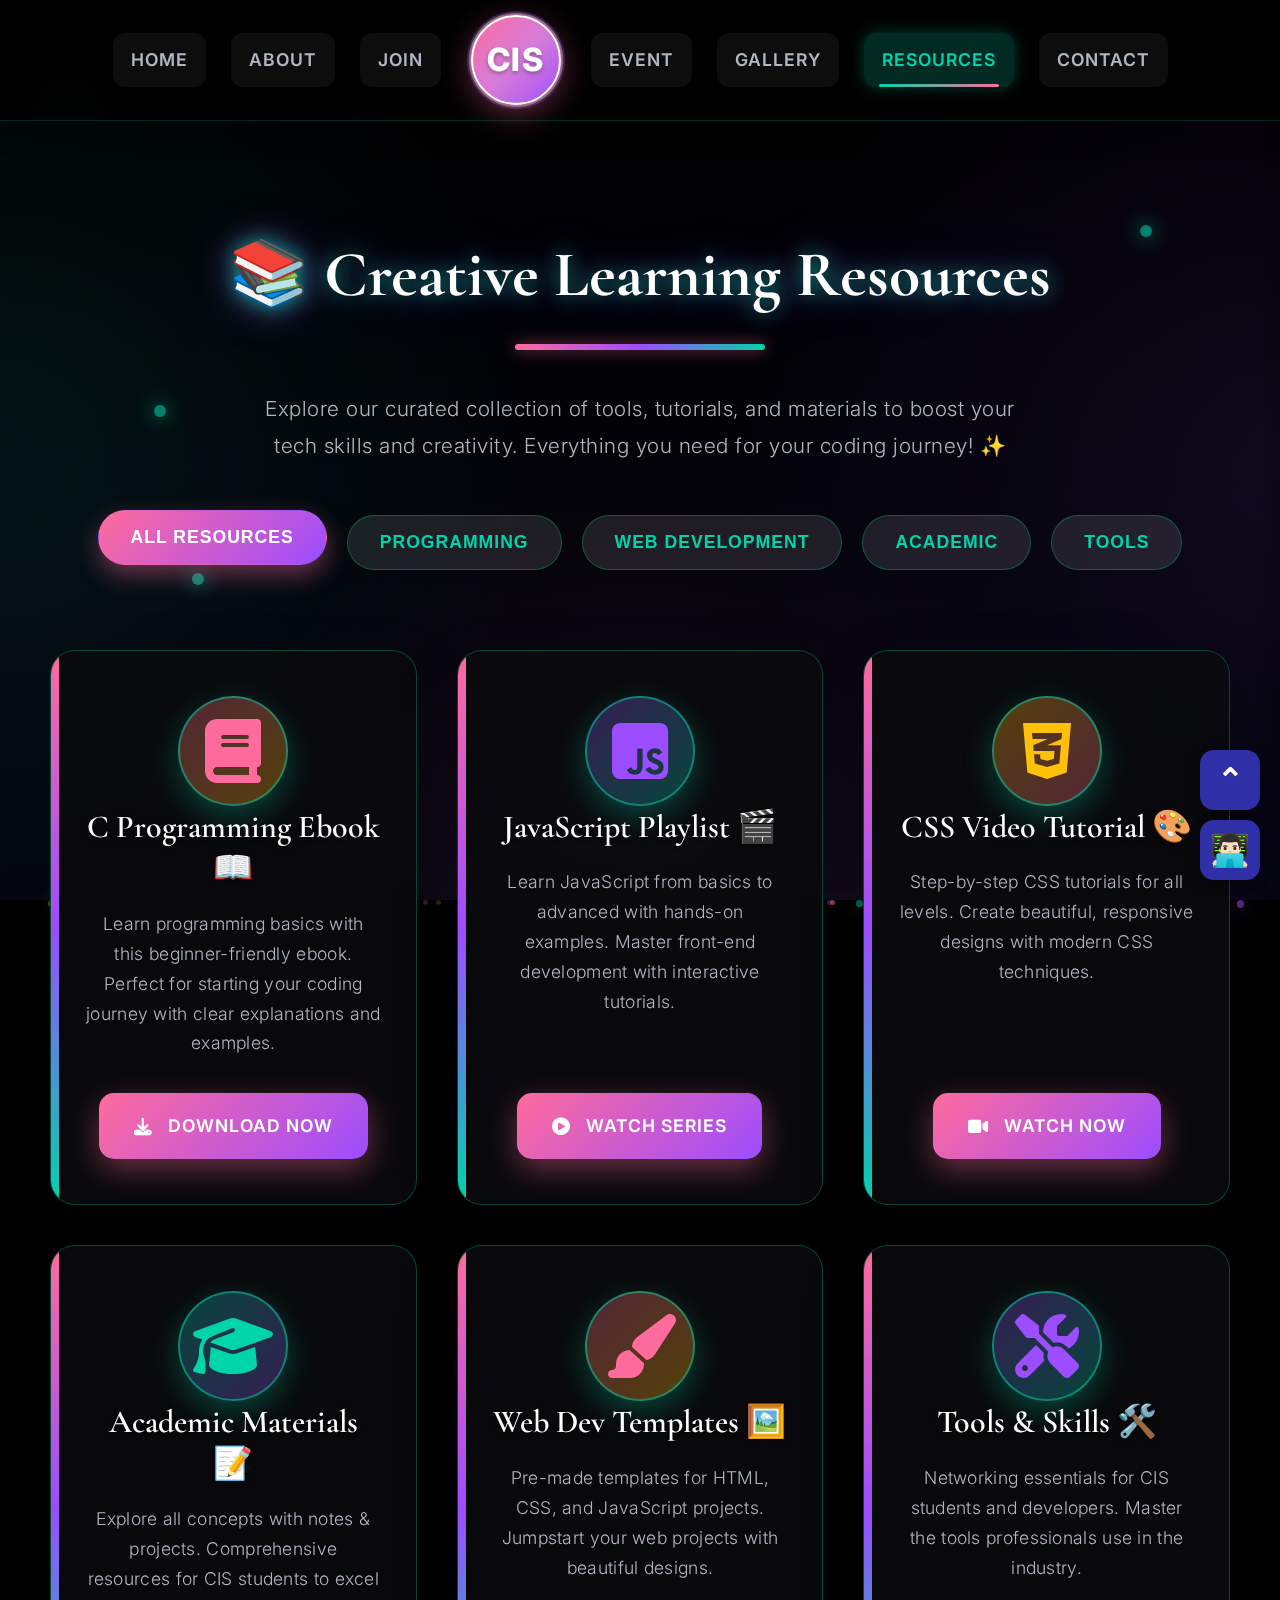
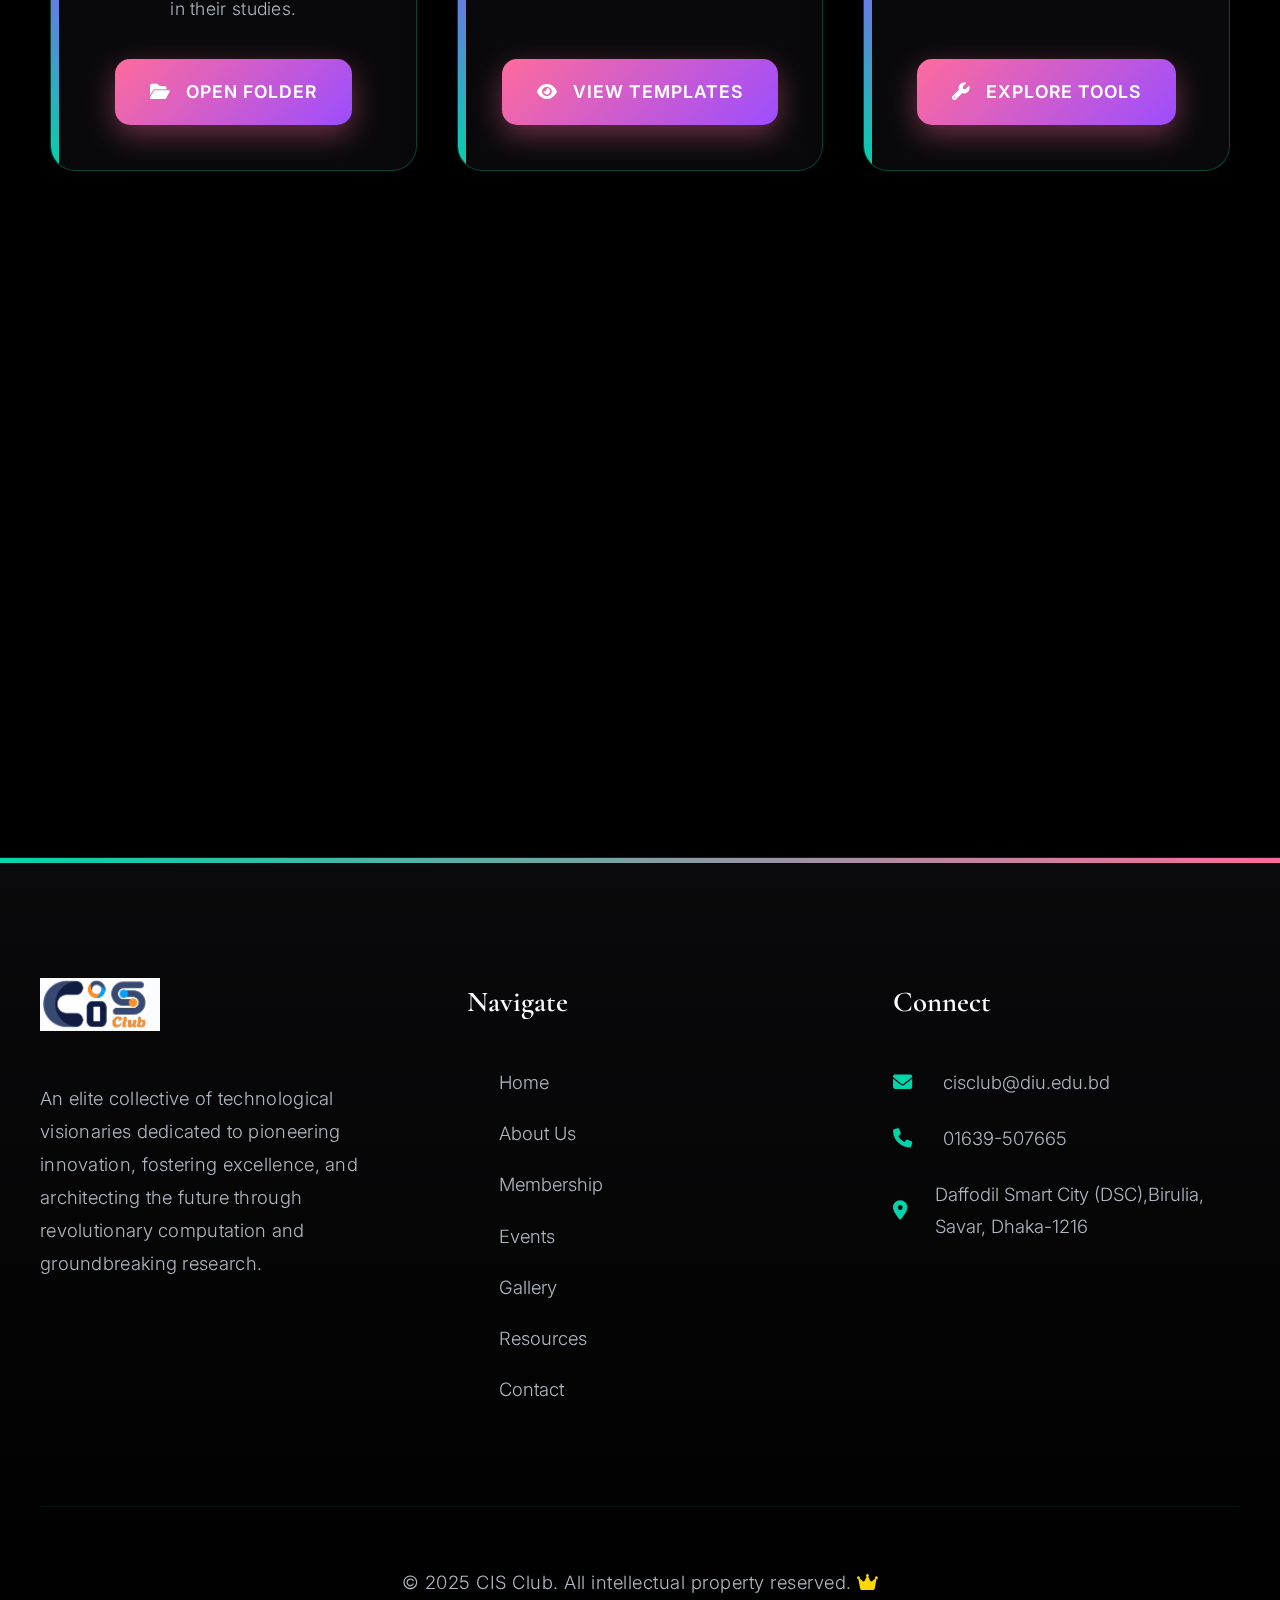
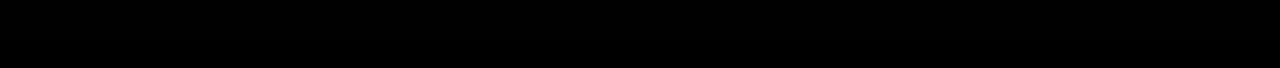
<file: resourse.html>
<!DOCTYPE html>
<html lang="en">
<head>
    <meta charset="UTF-8">
    <meta name="viewport" content="width=device-width, initial-scale=1.0">
    <title>CIS Club — Resources 🎨</title>
    <link rel="stylesheet" href="https://cdnjs.cloudflare.com/ajax/libs/font-awesome/6.4.0/css/all.min.css">
    <link href="https://fonts.googleapis.com/css2?family=Inter:wght@300;400;500;600;700;800;900&family=Cormorant+Garamond:wght@400;500;600;700&display=swap" rel="stylesheet">
    <style>
        /* ---------- GLOBAL STYLES ---------- */
        :root {
            --primary: #00D4AA;
            --primary-dark: #00B894;
            --secondary: #9C4DFF;
            --accent: #FF6B9D;
            --gold: #FFD700;
            --platinum: #E5E4E2;
            --text: #FFFFFF;
            --text-secondary: #B0B7C3;
            --dark-bg: #000000;
            --card-bg: rgba(10, 10, 12, 0.9);
            --border: rgba(0, 212, 170, 0.2);
            --glow: rgba(0, 212, 170, 0.3);
        }

        * {
            box-sizing: border-box;
            margin: 0;
            padding: 0;
        }

        body {
            font-family: 'Inter', -apple-system, BlinkMacSystemFont, sans-serif;
            background-color: var(--dark-bg);
            color: var(--text);
            line-height: 1.7;
            min-height: 100vh;
            overflow-x: hidden;
            position: relative;
        }

        /* Aurora Background Animation */
        .aurora-bg {
            position: fixed;
            top: 0;
            left: 0;
            width: 100%;
            height: 100%;
            z-index: -2;
            background: 
                radial-gradient(circle at 0% 50%, 
                    rgba(0, 212, 170, 0.08) 0%, 
                    transparent 40%),
                radial-gradient(circle at 100% 50%, 
                    rgba(156, 77, 255, 0.08) 0%, 
                    transparent 40%),
                radial-gradient(circle at 50% 100%, 
                    rgba(255, 107, 157, 0.08) 0%, 
                    transparent 40%),
                linear-gradient(180deg, #000000 0%, #050510 100%);
            animation: aurora-move 20s infinite alternate ease-in-out;
        }

        @keyframes aurora-move {
            0% {
                background-position: 0% 0%, 100% 50%, 50% 100%, 0% 0%;
                filter: hue-rotate(0deg);
            }
            33% {
                background-position: 100% 0%, 0% 50%, 50% 100%, 0% 0%;
            }
            66% {
                background-position: 0% 100%, 100% 50%, 0% 0%, 0% 0%;
            }
            100% {
                background-position: 100% 100%, 0% 50%, 100% 0%, 0% 0%;
                filter: hue-rotate(20deg);
            }
        }

        /* Animated Grid Overlay */
        .grid-overlay {
            position: fixed;
            top: 0;
            left: 0;
            width: 100%;
            height: 100%;
            background-image: 
                linear-gradient(to right, rgba(255, 255, 255, 0.02) 1px, transparent 1px),
                linear-gradient(to bottom, rgba(255, 255, 255, 0.02) 1px, transparent 1px);
            background-size: 50px 50px;
            z-index: -1;
            opacity: 0.3;
            animation: grid-move 40s linear infinite;
        }

        @keyframes grid-move {
            0% { transform: translate(0, 0); }
            100% { transform: translate(50px, 50px); }
        }

        /* Floating Particles */
        .particle-container {
            position: fixed;
            width: 100%;
            height: 100%;
            z-index: -1;
            pointer-events: none;
        }

        .particle {
            position: absolute;
            border-radius: 50%;
            pointer-events: none;
            animation: particle-float 20s infinite linear;
        }

        @keyframes particle-float {
            0% {
                transform: translateY(0) rotate(0deg);
                opacity: 0;
            }
            10% {
                opacity: 1;
            }
            90% {
                opacity: 1;
            }
            100% {
                transform: translateY(-100vh) rotate(360deg);
                opacity: 0;
            }
        }

        /* Decorative floating dots */
        .decorative-dots {
            position: fixed;
            width: 100%;
            height: 100%;
            pointer-events: none;
            z-index: -1;
        }

        .dot {
            position: absolute;
            width: 12px;
            height: 12px;
            background: rgba(0, 212, 170, 0.6);
            border-radius: 50%;
            box-shadow: 0 0 20px rgba(0, 212, 170, 0.8);
            animation: float 8s infinite ease-in-out;
        }

        .dot:nth-child(1) { top: 10%; left: 5%; animation-delay: 0s; }
        .dot:nth-child(2) { top: 25%; right: 10%; animation-delay: 1s; }
        .dot:nth-child(3) { bottom: 35%; left: 15%; animation-delay: 2s; }
        .dot:nth-child(4) { bottom: 20%; right: 8%; animation-delay: 3s; }
        .dot:nth-child(5) { top: 45%; left: 12%; animation-delay: 4s; }

        @keyframes float {
            0%, 100% { transform: translateY(0) rotate(0); }
            50% { transform: translateY(-25px) rotate(180deg); }
        }

        /* Shine animation */
        @keyframes shine {
            0% { transform: translateX(-100%) rotate(45deg); }
            100% { transform: translateX(100%) rotate(45deg); }
        }

        /* Shimmer animation */
        @keyframes shimmer {
            0% { transform: translateX(-100%) translateY(-100%) rotate(30deg); }
            100% { transform: translateX(100%) translateY(100%) rotate(30deg); }
        }

        a {
            text-decoration: none;
            color: inherit;
            transition: all 0.3s cubic-bezier(0.4, 0, 0.2, 1);
        }

        .container {
            max-width: 1400px;
            margin: 0 auto;
            padding: 0 40px;
            position: relative;
            z-index: 1;
        }

        section {
            position: relative;
            z-index: 1;
            padding: 120px 0;
        }

        /* Luxury Typography */
        .luxury-title {
            font-family: 'Cormorant Garamond', serif;
            font-weight: 600;
            letter-spacing: 1px;
        }

        /* ---------- NAVBAR ---------- */
        .navbar {
            position: sticky;
            top: 0;
            left: 0;
            width: 100%;
            display: flex;
            justify-content: center;
            align-items: center;
            background: rgba(0, 0, 0, 0.9);
            backdrop-filter: blur(30px);
            padding: 15px 30px;
            z-index: 1000;
            border-bottom: 1px solid rgba(0, 212, 170, 0.2);
            box-shadow: 0 4px 30px rgba(0, 0, 0, 0.3);
            transition: all 0.4s cubic-bezier(0.4, 0, 0.2, 1);
        }

        .navbar.scrolled {
            background: rgba(0, 0, 0, 0.95);
            box-shadow: 0 5px 30px rgba(0, 212, 170, 0.1);
        }

        .nav-left, .nav-right {
            display: flex;
            align-items: center;
            gap: 25px;
        }

        .logo {
            display: flex;
            align-items: center;
            justify-content: center;
            margin: 0 30px;
        }

        .logo-circle {
            width: 90px;
            height: 90px;
            border-radius: 50%;
            background: linear-gradient(135deg, var(--accent), var(--secondary));
            display: flex;
            align-items: center;
            justify-content: center;
            box-shadow: 
                0 8px 32px rgba(255, 107, 157, 0.4),
                0 0 0 2px rgba(255, 182, 193, 0.5),
                0 0 0 4px rgba(123, 104, 238, 0.3);
            border: 2px solid #ffffff;
            transition: all 0.4s cubic-bezier(0.175, 0.885, 0.32, 1.275);
            position: relative;
            overflow: hidden;
        }

        .logo-circle::before {
            content: '';
            position: absolute;
            width: 150%;
            height: 150%;
            background: linear-gradient(90deg, transparent, rgba(255,255,255,0.2), transparent);
            transform: rotate(45deg);
            animation: shine 3s infinite linear;
        }

        .logo-circle:hover {
            transform: scale(1.15) rotate(10deg);
            box-shadow: 
                0 12px 40px rgba(255, 107, 157, 0.6),
                0 0 0 3px rgba(255, 182, 193, 0.7),
                0 0 0 6px rgba(123, 104, 238, 0.4);
        }

        .logo-circle span {
            color: #ffffff;
            font-weight: 800;
            font-size: 32px;
            letter-spacing: 1.5px;
            text-align: center;
            text-shadow: 0 2px 4px rgba(0,0,0,0.3);
            z-index: 2;
        }

        /* Navbar links */
        .nav-left a, .nav-right a {
            color: var(--text-secondary);
            font-weight: 600;
            padding: 12px 18px;
            border-radius: 12px;
            transition: all 0.3s ease;
            position: relative;
            overflow: hidden;
            background: rgba(255, 255, 255, 0.05);
            font-size: 1.1rem;
            text-transform: uppercase;
            letter-spacing: 1px;
        }

        .nav-left a::before, .nav-right a::before {
            content: '';
            position: absolute;
            bottom: 0;
            left: 50%;
            transform: translateX(-50%);
            width: 0;
            height: 3px;
            background: linear-gradient(90deg, var(--primary), var(--accent));
            border-radius: 3px;
            transition: width 0.3s ease;
        }

        .nav-left a:hover, .nav-right a:hover {
            color: var(--primary);
            background: rgba(255, 255, 255, 0.1);
            transform: translateY(-3px);
        }

        .nav-left a:hover::before, .nav-right a:hover::before {
            width: 80%;
        }

        /* Active link */
        .nav-right a[href*="resourse.html"] {
            color: var(--primary);
            background: rgba(0, 212, 170, 0.2);
            box-shadow: 0 0 15px rgba(0, 212, 170, 0.3);
        }

        .nav-right a[href*="resourse.html"]::before {
            width: 80%;
        }

        /* Mobile Menu Toggle */
        .menu-toggle {
            display: none;
            width: 40px;
            height: 40px;
            position: relative;
            cursor: pointer;
            z-index: 1001;
        }

        .menu-toggle span {
            display: block;
            position: absolute;
            height: 3px;
            width: 100%;
            background: var(--primary);
            border-radius: 3px;
            opacity: 1;
            left: 0;
            transform: rotate(0deg);
            transition: .25s ease-in-out;
        }

        .menu-toggle span:nth-child(1) { top: 8px; }
        .menu-toggle span:nth-child(2) { top: 18px; }
        .menu-toggle span:nth-child(3) { top: 28px; }

        .menu-toggle.active span:nth-child(1) {
            top: 18px;
            transform: rotate(135deg);
        }

        .menu-toggle.active span:nth-child(2) {
            opacity: 0;
            left: -60px;
        }

        .menu-toggle.active span:nth-child(3) {
            top: 18px;
            transform: rotate(-135deg);
        }

        /* ---------- PAGE TITLE ---------- */
        .page-title {
            text-align: center;
            font-family: 'Cormorant Garamond', serif;
            font-size: 4.5rem;
            margin: 100px 0 30px;
            color: var(--text);
            text-shadow: 
                0 0 20px rgba(0, 212, 170, 0.7),
                0 0 40px rgba(156, 77, 255, 0.5);
            font-weight: 700;
            position: relative;
            padding: 0 20px;
        }

        .page-title::after {
            content: '';
            position: absolute;
            bottom: -20px;
            left: 50%;
            transform: translateX(-50%);
            width: 250px;
            height: 6px;
            background: linear-gradient(90deg, var(--accent), var(--secondary), var(--primary));
            border-radius: 3px;
            box-shadow: 0 0 15px rgba(255, 107, 157, 0.6);
        }

        .page-subtitle {
            text-align: center;
            font-size: 1.3rem;
            color: var(--text-secondary);
            max-width: 800px;
            margin: 60px auto 50px;
            padding: 0 20px;
            line-height: 1.8;
            font-weight: 300;
            letter-spacing: 0.5px;
        }

        /* ---------- CATEGORY FILTER ---------- */
        .category-filter {
            display: flex;
            justify-content: center;
            gap: 20px;
            margin-bottom: 60px;
            flex-wrap: wrap;
            max-width: 1200px;
            margin: 0 auto 60px;
            padding: 0 20px;
        }

        .category-btn {
            padding: 16px 32px;
            border-radius: 50px;
            background: rgba(255, 255, 255, 0.1);
            color: var(--primary);
            border: 1px solid rgba(0, 212, 170, 0.3);
            cursor: pointer;
            transition: all 0.4s cubic-bezier(0.175, 0.885, 0.32, 1.275);
            font-weight: 600;
            font-size: 1.1rem;
            text-transform: uppercase;
            letter-spacing: 1px;
            position: relative;
            overflow: hidden;
            backdrop-filter: blur(10px);
        }

        .category-btn::before {
            content: '';
            position: absolute;
            top: 0;
            left: -100%;
            width: 100%;
            height: 100%;
            background: linear-gradient(90deg, transparent, rgba(255,255,255,0.1), transparent);
            transition: left 0.7s;
        }

        .category-btn:hover::before {
            left: 100%;
        }

        .category-btn:hover, .category-btn.active {
            background: linear-gradient(135deg, var(--accent), var(--secondary));
            color: white;
            transform: translateY(-5px);
            box-shadow: 0 10px 25px rgba(255, 107, 157, 0.4);
            border-color: transparent;
        }

        /* ---------- RESOURCES GRID ---------- */
        .resources-grid {
            max-width: 1400px;
            margin: 0 auto 100px;
            display: grid;
            grid-template-columns: repeat(auto-fill, minmax(350px, 1fr));
            gap: 40px;
            padding: 20px 40px;
        }

        /* ---------- RESOURCE CARD ---------- */
        .resource-card {
            background: var(--card-bg);
            border-radius: 25px;
            padding: 45px 35px;
            border: 1px solid rgba(0, 212, 170, 0.3);
            text-align: center;
            transition: all 0.5s cubic-bezier(0.175, 0.885, 0.32, 1.275);
            backdrop-filter: blur(30px);
            box-shadow: 0 20px 60px rgba(0, 0, 0, 0.2);
            position: relative;
            overflow: hidden;
            display: flex;
            flex-direction: column;
            height: 100%;
        }

        .resource-card::before {
            content: '';
            position: absolute;
            top: 0;
            left: 0;
            width: 8px;
            height: 100%;
            background: linear-gradient(to bottom, var(--accent), var(--secondary), var(--primary));
            transition: width 0.4s ease;
        }

        .resource-card::after {
            content: '';
            position: absolute;
            top: -50%;
            left: -50%;
            width: 200%;
            height: 200%;
            background: radial-gradient(circle, rgba(255, 255, 255, 0.1) 0%, transparent 70%);
            transform: rotate(30deg);
            transition: all 0.5s ease;
            opacity: 0;
        }

        .resource-card:hover {
            transform: translateY(-20px) scale(1.03);
            box-shadow: 
                0 30px 80px rgba(0, 0, 0, 0.4),
                0 0 40px rgba(0, 212, 170, 0.2);
            border-color: var(--accent);
        }

        .resource-card:hover::before {
            width: 12px;
        }

        .resource-card:hover::after {
            opacity: 1;
            animation: shimmer 2s infinite linear;
        }

        .resource-icon {
            font-size: 4rem;
            color: var(--text);
            margin-bottom: 30px;
            background: linear-gradient(135deg, rgba(0, 212, 170, 0.2), rgba(156, 77, 255, 0.2));
            width: 110px;
            height: 110px;
            border-radius: 50%;
            display: flex;
            align-items: center;
            justify-content: center;
            border: 2px solid rgba(0, 212, 170, 0.5);
            box-shadow: 0 10px 30px rgba(0, 212, 170, 0.3);
            margin: 0 auto;
            position: relative;
            z-index: 2;
            transition: all 0.4s ease;
        }

        .resource-card:hover .resource-icon {
            transform: scale(1.1) rotate(10deg);
            box-shadow: 0 15px 40px rgba(255, 107, 157, 0.4);
        }

        .resource-card h3 {
            font-family: 'Cormorant Garamond', serif;
            font-size: 2rem;
            color: var(--text);
            margin-bottom: 20px;
            font-weight: 600;
            text-shadow: 0 2px 4px rgba(0,0,0,0.3);
            position: relative;
            z-index: 2;
            line-height: 1.3;
        }

        .resource-card p {
            font-size: 1.1rem;
            color: var(--text-secondary);
            margin-bottom: 35px;
            line-height: 1.7;
            flex-grow: 1;
            position: relative;
            z-index: 2;
            font-weight: 300;
            letter-spacing: 0.3px;
        }

        .resource-card .btn {
            display: inline-flex;
            align-items: center;
            justify-content: center;
            gap: 15px;
            padding: 18px 35px;
            border-radius: 15px;
            background: linear-gradient(135deg, var(--accent), var(--secondary));
            color: white;
            font-weight: 600;
            font-size: 1.1rem;
            transition: all 0.4s cubic-bezier(0.175, 0.885, 0.32, 1.275);
            position: relative;
            overflow: hidden;
            border: none;
            cursor: pointer;
            text-decoration: none;
            box-shadow: 0 10px 30px rgba(255, 107, 157, 0.4);
            z-index: 2;
            min-width: 180px;
            margin: 0 auto;
            text-transform: uppercase;
            letter-spacing: 1px;
        }

        .resource-card .btn::before {
            content: '';
            position: absolute;
            top: 0;
            left: -100%;
            width: 100%;
            height: 100%;
            background: linear-gradient(90deg, transparent, rgba(255,255,255,0.2), transparent);
            transition: left 0.7s;
        }

        .resource-card .btn:hover {
            background: linear-gradient(135deg, var(--secondary), var(--primary));
            transform: translateY(-5px) scale(1.05);
            box-shadow: 0 15px 40px rgba(156, 77, 255, 0.6);
        }

        .resource-card .btn:hover::before {
            left: 100%;
        }

        /* Resource card colors */
        .resource-card:nth-child(1) .resource-icon { 
            background: linear-gradient(135deg, rgba(255, 107, 157, 0.3), rgba(255, 193, 7, 0.3)); 
            color: var(--accent);
        }
        .resource-card:nth-child(2) .resource-icon { 
            background: linear-gradient(135deg, rgba(156, 77, 255, 0.3), rgba(0, 212, 170, 0.3)); 
            color: var(--secondary);
        }
        .resource-card:nth-child(3) .resource-icon { 
            background: linear-gradient(135deg, rgba(255, 193, 7, 0.3), rgba(255, 107, 157, 0.3)); 
            color: #FFC107;
        }
        .resource-card:nth-child(4) .resource-icon { 
            background: linear-gradient(135deg, rgba(0, 212, 170, 0.3), rgba(156, 77, 255, 0.3)); 
            color: var(--primary);
        }
        .resource-card:nth-child(5) .resource-icon { 
            background: linear-gradient(135deg, rgba(255, 107, 157, 0.3), rgba(255, 193, 7, 0.3)); 
            color: var(--accent);
        }
        .resource-card:nth-child(6) .resource-icon { 
            background: linear-gradient(135deg, rgba(156, 77, 255, 0.3), rgba(0, 212, 170, 0.3)); 
            color: var(--secondary);
        }
        .resource-card:nth-child(7) .resource-icon { 
            background: linear-gradient(135deg, rgba(255, 193, 7, 0.3), rgba(255, 107, 157, 0.3)); 
            color: #FFC107;
        }

        /* ---------- FOOTER ---------- */
        footer {
            background: linear-gradient(to top, rgba(0, 0, 0, 0.98), rgba(10, 10, 12, 0.95));
            padding: 120px 0 70px;
            border-top: 1px solid rgba(0, 212, 170, 0.2);
            position: relative;
            overflow: hidden;
        }

        footer::before {
            content: '';
            position: absolute;
            top: 0;
            left: 0;
            width: 100%;
            height: 5px;
            background: linear-gradient(90deg, var(--primary), var(--accent));
        }

        .footer-content {
            display: grid;
            grid-template-columns: repeat(auto-fit, minmax(280px, 1fr));
            gap: 80px;
            margin-bottom: 80px;
        }

        .footer-logo {
            font-family: 'Cormorant Garamond', serif;
            font-size: 2.5rem;
            font-weight: 700;
            background: linear-gradient(135deg, var(--primary), var(--platinum));
            -webkit-background-clip: text;
            -webkit-text-fill-color: transparent;
            background-clip: text;
            margin-bottom: 30px;
            display: flex;
            align-items: center;
            gap: 15px;
        }

        .footer-description {
            color: var(--text-secondary);
            line-height: 1.8;
            font-size: 1.15rem;
            font-weight: 300;
            letter-spacing: 0.3px;
        }

        .footer-links h4, .footer-contact h4 {
            font-family: 'Cormorant Garamond', serif;
            font-size: 1.8rem;
            font-weight: 600;
            margin-bottom: 40px;
            color: var(--text);
        }

        .footer-links ul {
            list-style: none;
        }

        .footer-links li {
            margin-bottom: 20px;
        }

        .footer-links a {
            color: var(--text-secondary);
            font-weight: 300;
            font-size: 1.15rem;
            transition: all 0.3s ease;
            display: flex;
            align-items: center;
            gap: 15px;
        }

        .footer-links a:hover {
            color: var(--primary);
            padding-left: 15px;
        }

        .footer-links a::before {
            content: '→';
            color: var(--primary);
            opacity: 0;
            transition: all 0.3s ease;
        }

        .footer-links a:hover::before {
            opacity: 1;
        }

        .footer-contact p {
            color: var(--text-secondary);
            margin-bottom: 25px;
            display: flex;
            align-items: center;
            gap: 20px;
            font-weight: 300;
            font-size: 1.15rem;
        }

        .footer-contact i {
            color: var(--primary);
            font-size: 1.2rem;
            width: 30px;
        }

        .footer-bottom {
            text-align: center;
            padding-top: 60px;
            border-top: 1px solid rgba(0, 212, 170, 0.1);
            color: var(--text-secondary);
            font-weight: 300;
            font-size: 1.15rem;
            letter-spacing: 0.5px;
        }

        /* ---------- RESPONSIVE DESIGN ---------- */
        @media (max-width: 1400px) {
            .resources-grid {
                padding: 20px 50px;
            }
            
            .page-title {
                font-size: 4rem;
            }
        }

        @media (max-width: 1200px) {
            .resources-grid {
                grid-template-columns: repeat(auto-fill, minmax(320px, 1fr));
                gap: 35px;
            }
            
            .page-title {
                font-size: 3.5rem;
            }
            
            .category-filter {
                gap: 15px;
            }
        }

        @media (max-width: 992px) {
            /* Navigation */
            .navbar {
                flex-wrap: wrap;
                justify-content: center;
                gap: 15px;
                padding: 12px 20px;
            }
            
            .nav-left, .nav-right {
                display: none;
            }
            
            .nav-left.active, .nav-right.active {
                display: flex;
                flex: 1 1 100%;
                justify-content: center;
                gap: 15px;
                margin-top: 15px;
            }
            
            .logo-circle {
                width: 70px;
                height: 70px;
            }
            
            .logo-circle span {
                font-size: 24px;
            }
            
            .menu-toggle {
                display: block;
                position: absolute;
                right: 20px;
                top: 20px;
            }
            
            /* Page Title */
            .page-title {
                font-size: 3rem;
                margin: 80px 0 25px;
            }
            
            .page-subtitle {
                font-size: 1.2rem;
                margin: 50px auto 40px;
            }
            
            /* Category Filter */
            .category-filter {
                margin-bottom: 50px;
            }
            
            .category-btn {
                padding: 14px 28px;
                font-size: 1rem;
            }
            
            /* Resources Grid */
            .resources-grid {
                grid-template-columns: repeat(auto-fill, minmax(300px, 1fr));
                gap: 30px;
                padding: 20px 30px;
                margin-bottom: 80px;
            }
            
            .resource-card {
                padding: 40px 30px;
            }
            
            .resource-icon {
                width: 100px;
                height: 100px;
                font-size: 3.5rem;
            }
            
            .resource-card h3 {
                font-size: 1.8rem;
            }
            
            /* Footer */
            .footer-content {
                gap: 60px;
            }
        }

        @media (max-width: 768px) {
            .page-title {
                font-size: 2.5rem;
                margin: 70px 0 20px;
            }
            
            .page-title::after {
                width: 200px;
            }
            
            .page-subtitle {
                font-size: 1.1rem;
                margin: 40px auto 35px;
            }
            
            .category-filter {
                gap: 12px;
                margin-bottom: 40px;
            }
            
            .category-btn {
                padding: 12px 24px;
                font-size: 0.95rem;
            }
            
            .resources-grid {
                grid-template-columns: 1fr;
                gap: 25px;
                padding: 20px;
                margin-bottom: 70px;
            }
            
            .resource-card {
                padding: 35px 25px;
            }
            
            .resource-icon {
                width: 90px;
                height: 90px;
                font-size: 3rem;
            }
            
            .resource-card h3 {
                font-size: 1.6rem;
            }
            
            .resource-card p {
                font-size: 1.05rem;
            }
            
            .resource-card .btn {
                padding: 16px 30px;
                font-size: 1rem;
            }
            
            .container {
                padding: 0 30px;
            }
            
            .footer-links h4, .footer-contact h4 {
                font-size: 1.6rem;
            }
        }

        @media (max-width: 576px) {
            .page-title {
                font-size: 2.2rem;
                margin: 60px 0 15px;
            }
            
            .page-title::after {
                width: 150px;
            }
            
            .page-subtitle {
                font-size: 1rem;
                margin: 30px auto 25px;
                line-height: 1.6;
            }
            
            .category-filter {
                gap: 8px;
                margin-bottom: 35px;
            }
            
            .category-btn {
                padding: 10px 20px;
                font-size: 0.9rem;
            }
            
            .resources-grid {
                padding: 15px;
                margin-bottom: 60px;
            }
            
            .resource-card {
                padding: 30px 20px;
            }
            
            .resource-icon {
                width: 80px;
                height: 80px;
                font-size: 2.5rem;
            }
            
            .resource-card h3 {
                font-size: 1.4rem;
            }
            
            .resource-card p {
                font-size: 1rem;
                margin-bottom: 25px;
            }
            
            .resource-card .btn {
                padding: 14px 25px;
                font-size: 0.95rem;
            }
            
            .navbar {
                padding: 10px 15px;
            }
            
            .logo-circle {
                width: 60px;
                height: 60px;
            }
            
            .logo-circle span {
                font-size: 20px;
            }
            
            .footer-content {
                gap: 50px;
            }
            
            .footer-logo {
                font-size: 2.2rem;
            }
            
            .footer-description, .footer-links a, .footer-contact p {
                font-size: 1.1rem;
            }
        }

        @media (max-width: 400px) {
            .page-title {
                font-size: 1.8rem;
            }
            
            .page-subtitle {
                font-size: 0.95rem;
            }
            
            .category-filter {
                flex-direction: column;
                align-items: center;
            }
            
            .category-btn {
                width: 100%;
                max-width: 250px;
            }
            
            .resource-card .btn {
                width: 100%;
            }
        }

        /* Extra Small Devices */
        @media (max-height: 700px) {
            .page-title {
                margin: 80px 0 20px;
            }
        }
    </style>
</head>
<body>
    <!-- Aurora Background -->
    <div class="aurora-bg"></div>
    <div class="grid-overlay"></div>
    
    <!-- Particle Container -->
    <div class="particle-container" id="particleContainer"></div>
    
    <!-- Decorative dots -->
    <div class="decorative-dots">
        <div class="dot"></div>
        <div class="dot"></div>
        <div class="dot"></div>
        <div class="dot"></div>
        <div class="dot"></div>
    </div>
    
    <!-- NAVBAR -->
    <header>
        <nav class="navbar">
            <div class="menu-toggle" id="menuToggle">
                <span></span>
                <span></span>
                <span></span>
            </div>
            
            <div class="nav-left" id="navLeft">
                <a href="index.html">Home</a>
                <a href="about.html">About</a>
                <a href="join.html">Join</a>
            </div>
            
            <div class="logo">
                <div class="logo-circle">
                    <span>CIS</span>
                </div>
            </div>
            
            <div class="nav-right" id="navRight">
                <a href="events.html">Event</a>
                <a href="gallery.html">Gallery</a>
                <a href="resourse.html">Resources</a>
                <a href="contact.html">Contact</a>
            </div>
        </nav>
    </header>
    
    <!-- PAGE TITLE -->
    <h1 class="page-title">📚 Creative Learning Resources</h1>
    <p class="page-subtitle">Explore our curated collection of tools, tutorials, and materials to boost your tech skills and creativity. Everything you need for your coding journey! ✨</p>
    
    <!-- Optional Category Filter -->
    <div class="category-filter">
        <button class="category-btn active" data-category="all">All Resources</button>
        <button class="category-btn" data-category="programming">Programming</button>
        <button class="category-btn" data-category="web">Web Development</button>
        <button class="category-btn" data-category="academic">Academic</button>
        <button class="category-btn" data-category="tools">Tools</button>
    </div>
    
    <!-- RESOURCE CARDS -->
    <div class="resources-grid">
        <div class="resource-card" data-category="programming">
            <div class="resource-icon">
                <i class="fas fa-book"></i>
            </div>
            <h3>C Programming Ebook 📖</h3>
            <p>Learn programming basics with this beginner-friendly ebook. Perfect for starting your coding journey with clear explanations and examples.</p>
            <a href="https://drive.google.com/drive/folders/1Y80_Ug1Lo-wk3h0s4IvrNWi4HGSlBnVG?usp=drive_link" class="btn">
                <i class="fas fa-download"></i> Download Now
            </a>
        </div>
        
        <div class="resource-card" data-category="web">
            <div class="resource-icon">
                <i class="fab fa-js-square"></i>
            </div>
            <h3>JavaScript Playlist 🎬</h3>
            <p>Learn JavaScript from basics to advanced with hands-on examples. Master front-end development with interactive tutorials.</p>
            <a href="https://youtu.be/VlPiVmYuoqw?si=J3X2em9onleNbqhs" class="btn">
                <i class="fas fa-play-circle"></i> Watch Series
            </a>
        </div>
        
        <div class="resource-card" data-category="web">
            <div class="resource-icon">
                <i class="fab fa-css3-alt"></i>
            </div>
            <h3>CSS Video Tutorial 🎨</h3>
            <p>Step-by-step CSS tutorials for all levels. Create beautiful, responsive designs with modern CSS techniques.</p>
            <a href="https://youtu.be/FwmuhNTrJO4?si=X0gHpo4QawIg5ZY_" class="btn">
                <i class="fas fa-video"></i> Watch Now
            </a>
        </div>
        
        <div class="resource-card" data-category="academic">
            <div class="resource-icon">
                <i class="fas fa-graduation-cap"></i>
            </div>
            <h3>Academic Materials 📝</h3>
            <p>Explore all concepts with notes & projects. Comprehensive resources for CIS students to excel in their studies.</p>
            <a href="https://drive.google.com/drive/folders/1tpFCs-1d9mNZmLIP0MUzKOh9YQXSWQn2?usp=sharing" class="btn">
                <i class="fas fa-folder-open"></i> Open Folder
            </a>
        </div>
        
        <div class="resource-card" data-category="web">
            <div class="resource-icon">
                <i class="fas fa-paint-brush"></i>
            </div>
            <h3>Web Dev Templates 🖼️</h3>
            <p>Pre-made templates for HTML, CSS, and JavaScript projects. Jumpstart your web projects with beautiful designs.</p>
            <a href="https://webflow.com/templates" class="btn">
                <i class="fas fa-eye"></i> View Templates
            </a>
        </div>
        
        <div class="resource-card" data-category="tools">
            <div class="resource-icon">
                <i class="fas fa-tools"></i>
            </div>
            <h3>Tools & Skills 🛠️</h3>
            <p>Networking essentials for CIS students and developers. Master the tools professionals use in the industry.</p>
            <a href="https://drive.google.com/drive/folders/1ZTCRdoGEmgrxBUmgsxuHQXTkNixY5BOg?usp=drive_link" class="btn">
                <i class="fas fa-wrench"></i> Explore Tools
            </a>
        </div>
        
        <div class="resource-card" data-category="academic">
            <div class="resource-icon">
                <i class="fas fa-university"></i>
            </div>
            <h3>University Inspiration 🏛️</h3>
            <p>Daffodil International University resources and information. Connect with your academic community.</p>
            <a href="https://daffodilvarsity.edu.bd/" class="btn">
                <i class="fas fa-external-link-alt"></i> Visit Site
            </a>
        </div>
    </div>
    
    <!-- FOOTER -->
    <footer>
        <div class="container">
            <div class="footer-content">
                <div class="footer-about">
                    <div class="footer-logo">
                        <a href="#">
                            <img src="gallery/logo.png" alt="">
                        </a>
                    </div>
                    <p class="footer-description">
                        An elite collective of technological visionaries dedicated to pioneering innovation, 
                        fostering excellence, and architecting the future through revolutionary computation 
                        and groundbreaking research.
                    </p>
                </div>
                
                <div class="footer-links">
                    <h4>Navigate</h4>
                    <ul>
                        <li><a href="index.html">Home</a></li>
                        <li><a href="about.html">About Us</a></li>
                        <li><a href="join.html">Membership</a></li>
                        <li><a href="events.html">Events</a></li>
                        <li><a href="gallery.html">Gallery</a></li>
                        <li><a href="resourse.html">Resources</a></li>
                        <li><a href="contact.html">Contact</a></li>
                    </ul>
                </div>
                
                <div class="footer-contact">
                    <h4>Connect</h4>
                    <p><i class="fas fa-envelope"></i>cisclub@diu.edu.bd</p>
                    <p><i class="fas fa-phone"></i> 01639-507665</p>
                    <p><i class="fas fa-map-marker-alt"></i>Daffodil Smart City (DSC),Birulia, Savar, Dhaka-1216</p>
                </div>
            </div>
            
            <div class="footer-bottom">
                <p>&copy; 2025 CIS Club. All intellectual property reserved. <i class="fas fa-crown" style="color: var(--gold);"></i></p>
            </div>
        </div>
    </footer>

    <script>
        document.addEventListener("DOMContentLoaded", () => {
            // Create particles
            const particleContainer = document.getElementById('particleContainer');
            
            function createParticle() {
                const particle = document.createElement('div');
                particle.className = 'particle';
                
                // Random properties
                const size = Math.random() * 6 + 2;
                const posX = Math.random() * 100;
                const delay = Math.random() * 20;
                const duration = Math.random() * 30 + 15;
                const colors = ['#00D4AA', '#9C4DFF', '#FF6B9D', '#FFD700'];
                const color = colors[Math.floor(Math.random() * colors.length)];
                
                particle.style.width = `${size}px`;
                particle.style.height = `${size}px`;
                particle.style.left = `${posX}%`;
                particle.style.bottom = `-${size}px`;
                particle.style.background = color;
                particle.style.boxShadow = `0 0 20px ${color}, 0 0 40px ${color}`;
                particle.style.opacity = Math.random() * 0.6 + 0.1;
                particle.style.animationDelay = `${delay}s`;
                particle.style.animationDuration = `${duration}s`;
                
                particleContainer.appendChild(particle);
                
                // Remove particle after animation
                setTimeout(() => {
                    if (particle.parentNode === particleContainer) {
                        particleContainer.removeChild(particle);
                    }
                }, duration * 1000);
            }
            
            // Create initial particles
            for (let i = 0; i < 40; i++) {
                createParticle();
            }
            
            // Continue creating particles
            setInterval(createParticle, 300);
            
            // -------- MOBILE MENU TOGGLE --------
            const menuToggle = document.getElementById('menuToggle');
            const navLeft = document.getElementById('navLeft');
            const navRight = document.getElementById('navRight');
            
            if (menuToggle) {
                menuToggle.addEventListener('click', function () {
                    menuToggle.classList.toggle('active');
                    navLeft.classList.toggle('active');
                    navRight.classList.toggle('active');
                    document.body.style.overflow = navLeft.classList.contains('active') ? 'hidden' : 'auto';
                });
                
                // Close menu when clicking a link
                document.querySelectorAll('.nav-left a, .nav-right a').forEach(link => {
                    link.addEventListener('click', function() {
                        menuToggle.classList.remove('active');
                        navLeft.classList.remove('active');
                        navRight.classList.remove('active');
                        document.body.style.overflow = 'auto';
                    });
                });
            }
            
            // Add cute emoji to page title on focus
            const pageTitle = document.querySelector('title');
            const originalTitle = pageTitle.textContent;
            
            window.addEventListener('focus', () => {
                pageTitle.textContent = originalTitle;
            });
            
            window.addEventListener('blur', () => {
                pageTitle.textContent = originalTitle;
            });
            
            // Category filtering functionality
            const categoryButtons = document.querySelectorAll('.category-btn');
            const resourceCards = document.querySelectorAll('.resource-card');
            
            categoryButtons.forEach(button => {
                button.addEventListener('click', () => {
                    // Remove active class from all buttons
                    categoryButtons.forEach(btn => btn.classList.remove('active'));
                    // Add active class to clicked button
                    button.classList.add('active');
                    
                    const category = button.getAttribute('data-category');
                    
                    // Show/hide cards based on category
                    resourceCards.forEach(card => {
                        if (category === 'all' || card.getAttribute('data-category') === category) {
                            card.style.display = 'flex';
                            setTimeout(() => {
                                card.style.opacity = '1';
                                card.style.transform = 'translateY(0)';
                            }, 10);
                        } else {
                            card.style.opacity = '0';
                            card.style.transform = 'translateY(20px)';
                            setTimeout(() => {
                                card.style.display = 'none';
                            }, 300);
                        }
                    });
                });
            });
            
            // Add hover effect to cards with delay for visual appeal
            resourceCards.forEach(card => {
                card.addEventListener('mouseenter', () => {
                    card.style.transition = 'all 0.5s cubic-bezier(0.175, 0.885, 0.32, 1.275)';
                });
            });
            
            // Add floating animation to cards on load
            setTimeout(() => {
                resourceCards.forEach((card, index) => {
                    card.style.opacity = '0';
                    card.style.transform = 'translateY(30px)';
                    
                    setTimeout(() => {
                        card.style.transition = 'opacity 0.6s ease, transform 0.6s ease';
                        card.style.opacity = '1';
                        card.style.transform = 'translateY(0)';
                    }, 100 + index * 100);
                });
            }, 300);
            
            // Navbar scroll effect
            const navbar = document.querySelector('.navbar');
            window.addEventListener('scroll', function() {
                if (window.scrollY > 50) {
                    navbar.classList.add('scrolled');
                } else {
                    navbar.classList.remove('scrolled');
                }
            });
            
            // -------- BUTTON HOVER EFFECTS --------
            const buttons = document.querySelectorAll('.btn, .category-btn, .nav-left a, .nav-right a');
            buttons.forEach(button => {
                button.addEventListener('mouseenter', function() {
                    this.style.transform = 'translateY(-4px) scale(1.03)';
                });
                
                button.addEventListener('mouseleave', function() {
                    this.style.transform = 'translateY(0) scale(1)';
                });
            });
            
            // -------- SMOOTH SCROLL --------
            document.querySelectorAll('a[href^="#"]').forEach(anchor => {
                anchor.addEventListener('click', function(e) {
                    e.preventDefault();
                    const targetId = this.getAttribute('href');
                    if (targetId === '#') return;
                    
                    const targetElement = document.querySelector(targetId);
                    if (targetElement) {
                        window.scrollTo({
                            top: targetElement.offsetTop - 100,
                            behavior: 'smooth'
                        });
                    }
                });
            });
        });
    </script>
    <script src="script.js"></script>
</body>
</html>
</file>
